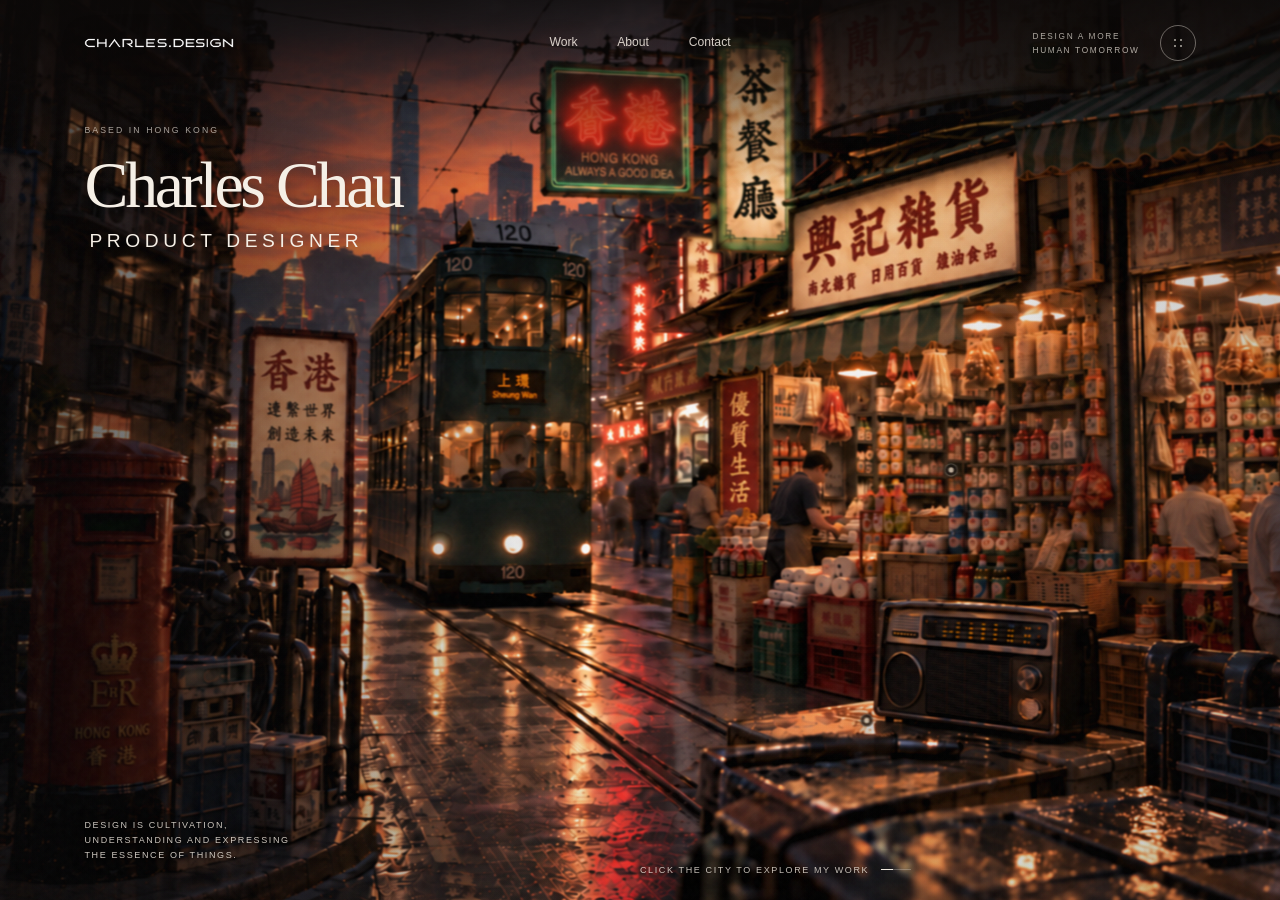
<file: index.html>
<!doctype html>
<html class="is-intro" lang="en">
  <head>
    <meta charset="UTF-8" />
    <meta name="viewport" content="width=device-width, initial-scale=1.0" />
    <meta name="theme-color" content="#120f0d" />
    <link rel="icon" href="data:," />
    <meta
      name="description"
      content="An interactive portfolio hero set in a cinematic Hong Kong streetscape."
    />
    <title>Charles Chau — Interactive Portfolio Hero</title>
    <link rel="stylesheet" href="styles/tokens.css?v=20261009light" />
    <link rel="stylesheet" href="styles/site-header.css?v=20261009light" />
    <link rel="stylesheet" href="styles.css?v=20261009hotspots" />
  </head>
  <body>
    <main class="hero" id="hero">
      <div class="scene" id="featured-projects" aria-label="Interactive project scene">
        <div class="scene-camera" id="sceneCamera">
          <div class="scene-world" id="sceneWorld">
            <!-- Layer 2: supplied clean background plate. -->
            <div class="scene-layer scene-layer--background" data-layer="background" data-depth="0.25">
              <div class="scene-layer__content">
                <picture class="scene-layer__visual" aria-hidden="true">
                  <img src="assets/scene/background/hero-home-no-tram-text.png" alt="" width="1453" height="1083" fetchpriority="high" />
                </picture>

                <div class="distant-light-breath" aria-hidden="true"></div>
                <div
                  class="street-reflection scene-effect"
                  data-x="0.255"
                  data-y="0.56"
                  data-w="0.39"
                  data-h="0.44"
                  aria-hidden="true"
                ></div>

              </div>
            </div>

            <!-- Layer 1: temporary masked sky/skyline extracted from the composite. -->
            <div class="scene-layer scene-layer--sky" data-layer="sky" data-depth="0.12">
              <div class="scene-layer__content">
                <picture class="scene-layer__visual" aria-hidden="true">
                  <img src="assets/scene/background/hero-home-no-tram-text.png" alt="" width="1453" height="1083" />
                </picture>
              </div>
            </div>

            <!-- Layer 2b: temporary isolated vintage billboard mask. -->
            <div class="scene-layer scene-layer--billboard" data-layer="billboard" data-depth="0.28">
              <div class="scene-layer__content">
                <picture class="scene-layer__visual" aria-hidden="true">
                  <img src="assets/scene/background/hero-home-no-tram-text.png" alt="" width="1453" height="1083" />
                </picture>
                <div
                  class="intro-billboard-light scene-effect"
                  data-x="0.188"
                  data-y="0.365"
                  data-w="0.102"
                  data-h="0.246"
                  aria-hidden="true"
                ></div>

              </div>
            </div>

            <!-- Layer 3: temporary feathered tram mask. -->
            <div class="scene-layer scene-layer--tram" data-layer="tram" data-depth="0.42">
              <div class="scene-layer__content">
                <picture class="scene-layer__visual" aria-hidden="true">
                  <img src="assets/scene/background/hero-home-no-tram-text.png" alt="" width="1453" height="1083" />
                </picture>
                <div
                  class="tram-headlight tram-headlight--left scene-effect"
                  data-x="0.337"
                  data-y="0.584"
                  data-w="0.019"
                  data-h="0.025"
                  aria-hidden="true"
                ></div>
                <div
                  class="tram-headlight tram-headlight--right scene-effect"
                  data-x="0.393"
                  data-y="0.584"
                  data-w="0.019"
                  data-h="0.025"
                  aria-hidden="true"
                ></div>
                <div
                  class="neon-character-lighting scene-effect"
                  data-neon-flicker="primary"
                  data-x="0.435"
                  data-y="0.116"
                  data-w="0.092"
                  data-h="0.082"
                  aria-hidden="true"
                >
                  <span class="neon-character-dim"></span>
                  <span class="neon-character-glow"></span>
                </div>
                <div
                  class="neon-glow neon-glow--tea scene-effect"
                  data-x="0.55"
                  data-y="0.076"
                  data-w="0.065"
                  data-h="0.218"
                  aria-hidden="true"
                ></div>
              </div>
            </div>

            <!-- Layer 4: temporary feathered grocery shop mask. -->
            <div class="scene-layer scene-layer--shop" data-layer="shop" data-depth="0.5">
              <div class="scene-layer__content">
                <picture class="scene-layer__visual" aria-hidden="true">
                  <img src="assets/scene/background/hero-home-no-tram-text.png" alt="" width="1453" height="1083" />
                </picture>
                <div class="shop-light-breath" aria-hidden="true"></div>
                <div class="intro-warm-lights" aria-hidden="true"></div>
                <div
                  class="neon-glow neon-glow--vertical scene-effect"
                  data-neon-flicker="secondary"
                  data-x="0.49"
                  data-y="0.322"
                  data-w="0.02"
                  data-h="0.135"
                  aria-hidden="true"
                ></div>

              </div>
            </div>

            <!-- Layer 5: temporary radio/railing mask. -->
            <div class="scene-layer scene-layer--foreground" data-layer="foreground" data-depth="1">
              <div class="scene-layer__content">
                <picture class="scene-layer__visual" aria-hidden="true">
                  <img src="assets/scene/background/hero-home-no-tram-text.png" alt="" width="1453" height="1083" />
                </picture>
              </div>
            </div>

            <div class="interaction-layer" aria-label="Project hotspots">
              <button
                class="project-hotspot project-hotspot--billboard"
                type="button"
                data-project="aimas"
                data-depth="0.28"
                data-x="0.185"
                data-y="0.36"
                data-w="0.115"
                data-h="0.265"
                aria-label="Open AIMAS project"
                aria-pressed="false"
              >
                <span class="object-halo"></span>
                <span class="hotspot-pin">
                  <i></i>
                  <span><strong>AIMAS</strong><small>Campaign Orchestration Platform</small></span>
                </span>
              </button>

              <button
                class="project-hotspot project-hotspot--grocery"
                type="button"
                data-project="parknshop"
                data-depth="0.5"
                data-x="0.525"
                data-y="0.325"
                data-w="0.335"
                data-h="0.315"
                aria-label="Open PARKnSHOP project"
                aria-pressed="false"
              >
                <span class="object-halo"></span>
                <span class="hotspot-pin">
                  <i></i>
                  <span><strong>PARKnSHOP</strong><small>E-commerce / Supermarket UX</small></span>
                </span>
              </button>

              <button
                class="project-hotspot project-hotspot--radio"
                type="button"
                data-project="fortress"
                data-depth="1"
                data-x="0.635"
                data-y="0.605"
                data-w="0.255"
                data-h="0.245"
                aria-label="Open FORTRESS project"
                aria-pressed="false"
              >
                <span class="object-halo"></span>
                <span class="hotspot-pin">
                  <i></i>
                  <span><strong>FORTRESS</strong><small>Electronics / Retail Experience</small></span>
                </span>
              </button>
            </div>
            <div class="scene-dim" aria-hidden="true"></div>
          </div>
        </div>
        <div class="color-grade"></div>
        <div class="film-grain"></div>
      </div>

      <site-header></site-header>

      <section class="hero-copy" aria-labelledby="hero-title">
        <p class="hero-location">Based in Hong Kong</p>
        <h1 id="hero-title">Charles Chau</h1>
        <p class="hero-role">Product Designer</p>
      </section>

      <p class="city-note" aria-hidden="true">
        Design is cultivation,<br />understanding and expressing<br />the essence of things.
      </p>

      <p class="explore-cue">
        <span>Click the city to explore my work</span>
        <i></i>
      </p>

      <div class="mobile-intro">
        <p>Based in Hong Kong</p>
        <h2>Charles Chau</h2>
        <span>Product Designer</span>
      </div>

      <nav class="mobile-projects" aria-label="Featured projects">
        <button type="button" data-project="parknshop" aria-pressed="false">
          <span>01</span>PARKnSHOP
        </button>
        <button type="button" data-project="fortress" aria-pressed="false">
          <span>02</span>FORTRESS
        </button>
        <button type="button" data-project="aimas" aria-pressed="false">
          <span>03</span>AIMAS
        </button>
      </nav>

      <aside class="project-panel" id="projectPanel" aria-hidden="true" aria-live="polite">
        <div class="panel-topline">
          <span>Featured project</span>
          <button class="panel-close" id="panelClose" type="button" aria-label="Close project details">
            <i></i><i></i>
          </button>
        </div>
        <div class="panel-media">
          <img id="panelImage" alt="" width="640" height="440" loading="lazy" decoding="async" />
        </div>
        <p class="panel-eyebrow" id="panelEyebrow"></p>
        <h2 id="panelTitle"></h2>
        <p class="panel-summary" id="panelSummary"></p>
        <p class="panel-detail" id="panelDetail"></p>
        <div class="panel-tags" id="panelTags"></div>
        <a class="panel-footer" id="panelCaseStudyLink" aria-disabled="true">
          <span id="panelActionLabel">Project preview</span>
          <span aria-hidden="true">&#8594;</span>
        </a>
      </aside>

      <div class="mobile-scrim" id="mobileScrim"></div>
      <p class="sr-only" id="status" aria-live="polite"></p>
      <div class="intro-blackout" aria-hidden="true"></div>
    </main>

    <script src="site-header.js?v=20261009light"></script>
    <script src="app.js"></script>
  </body>
</html>
</file>
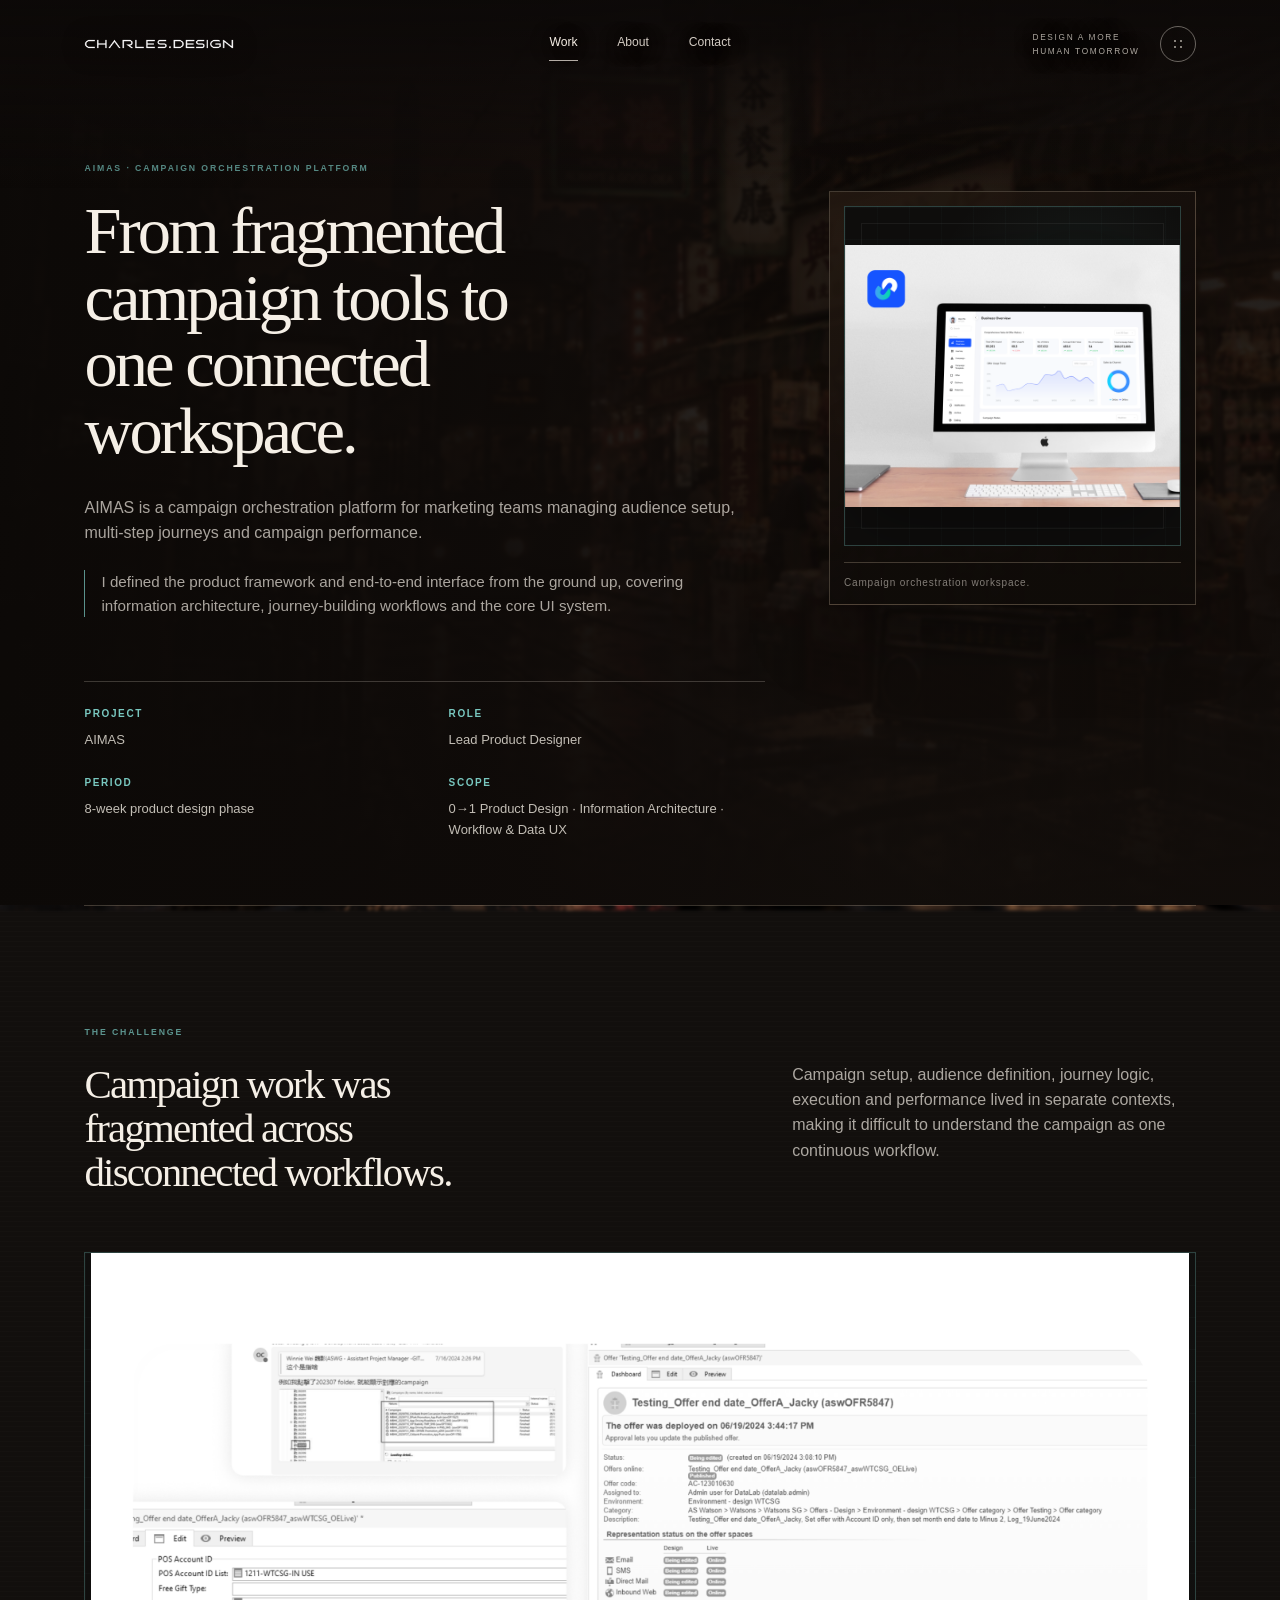
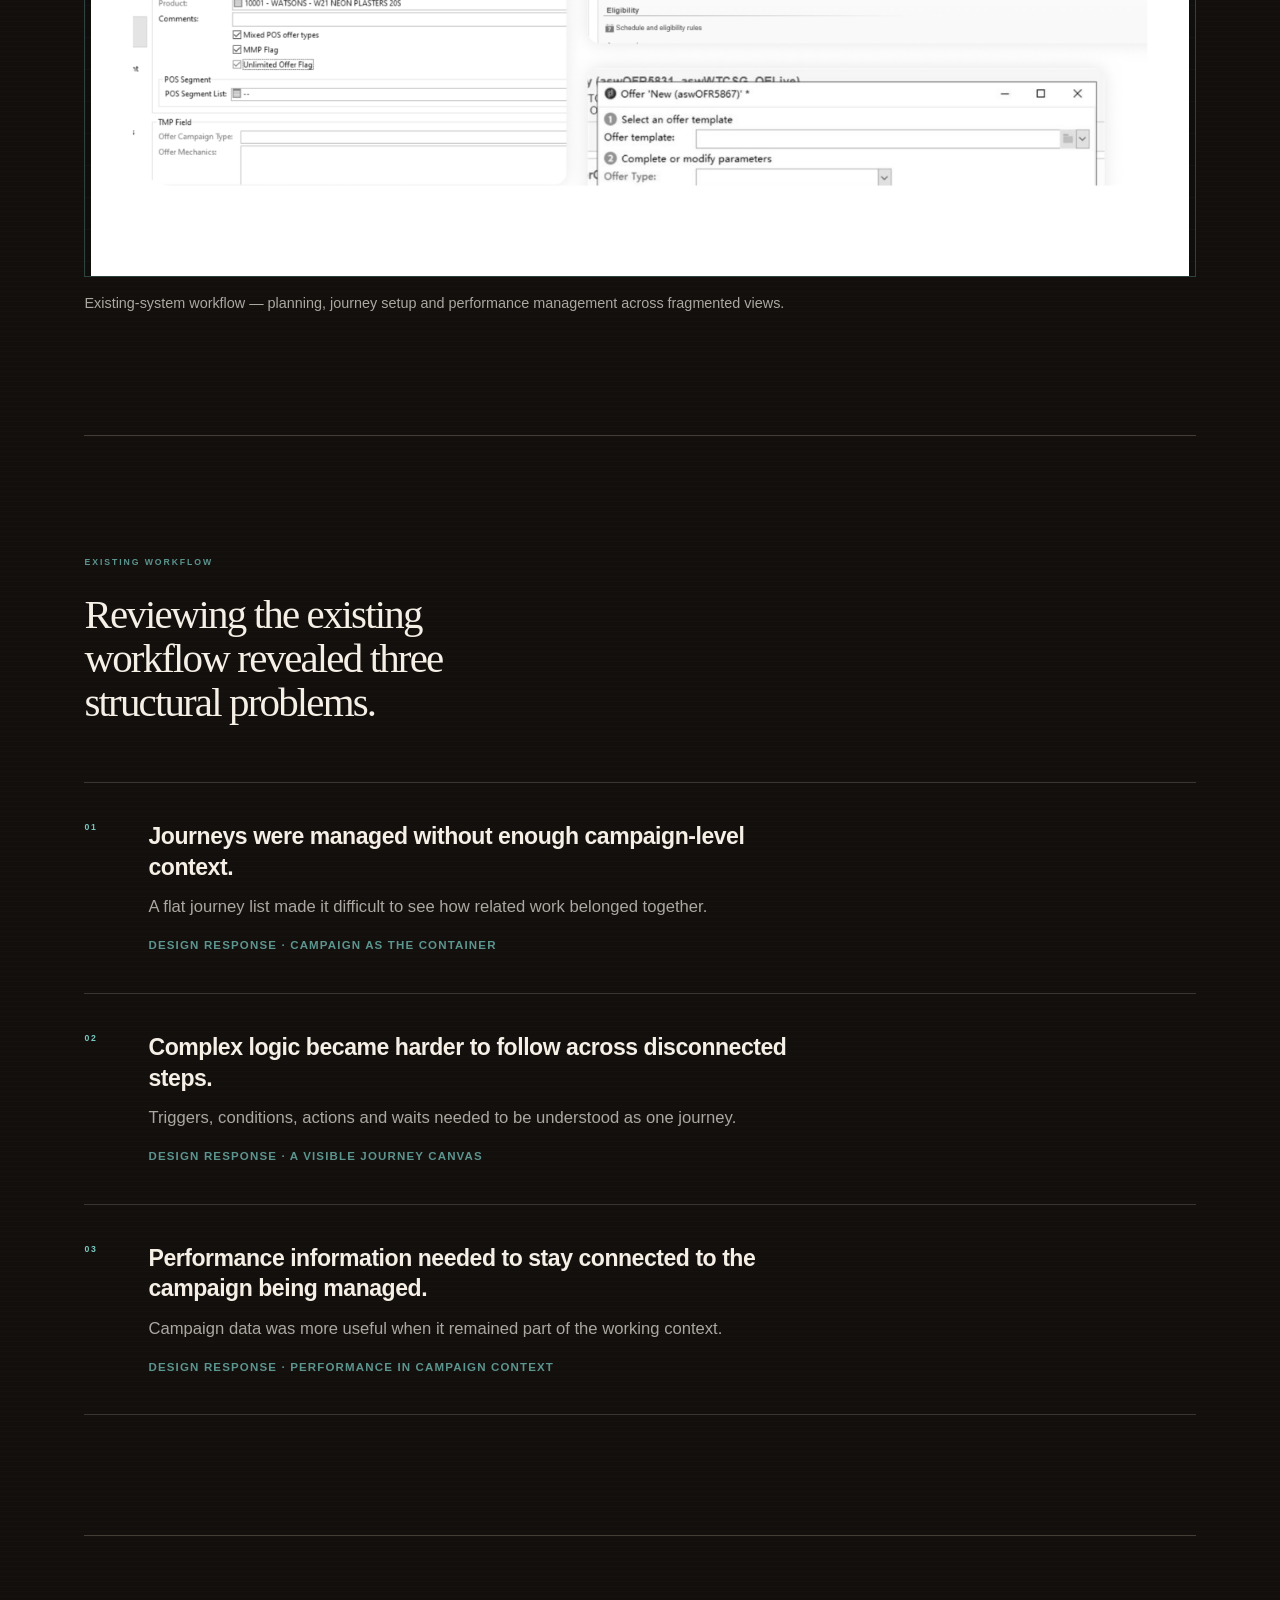
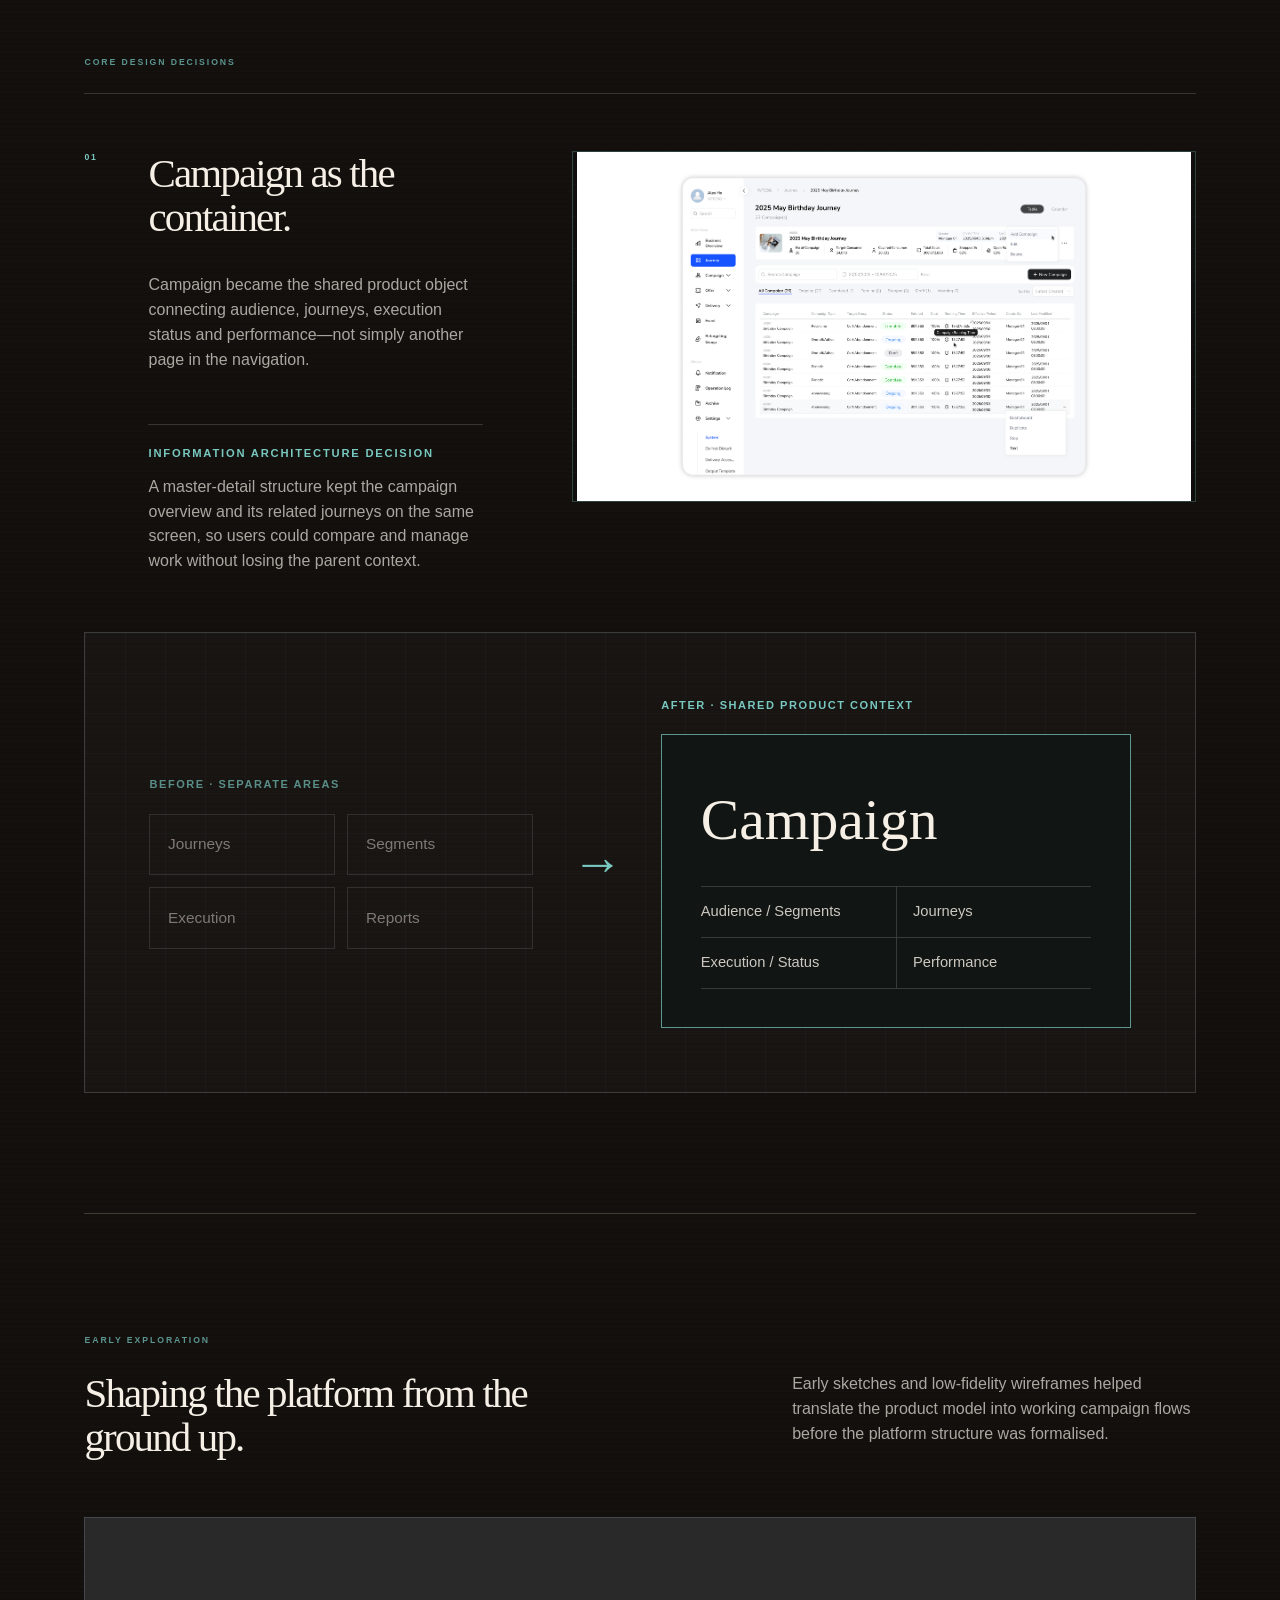
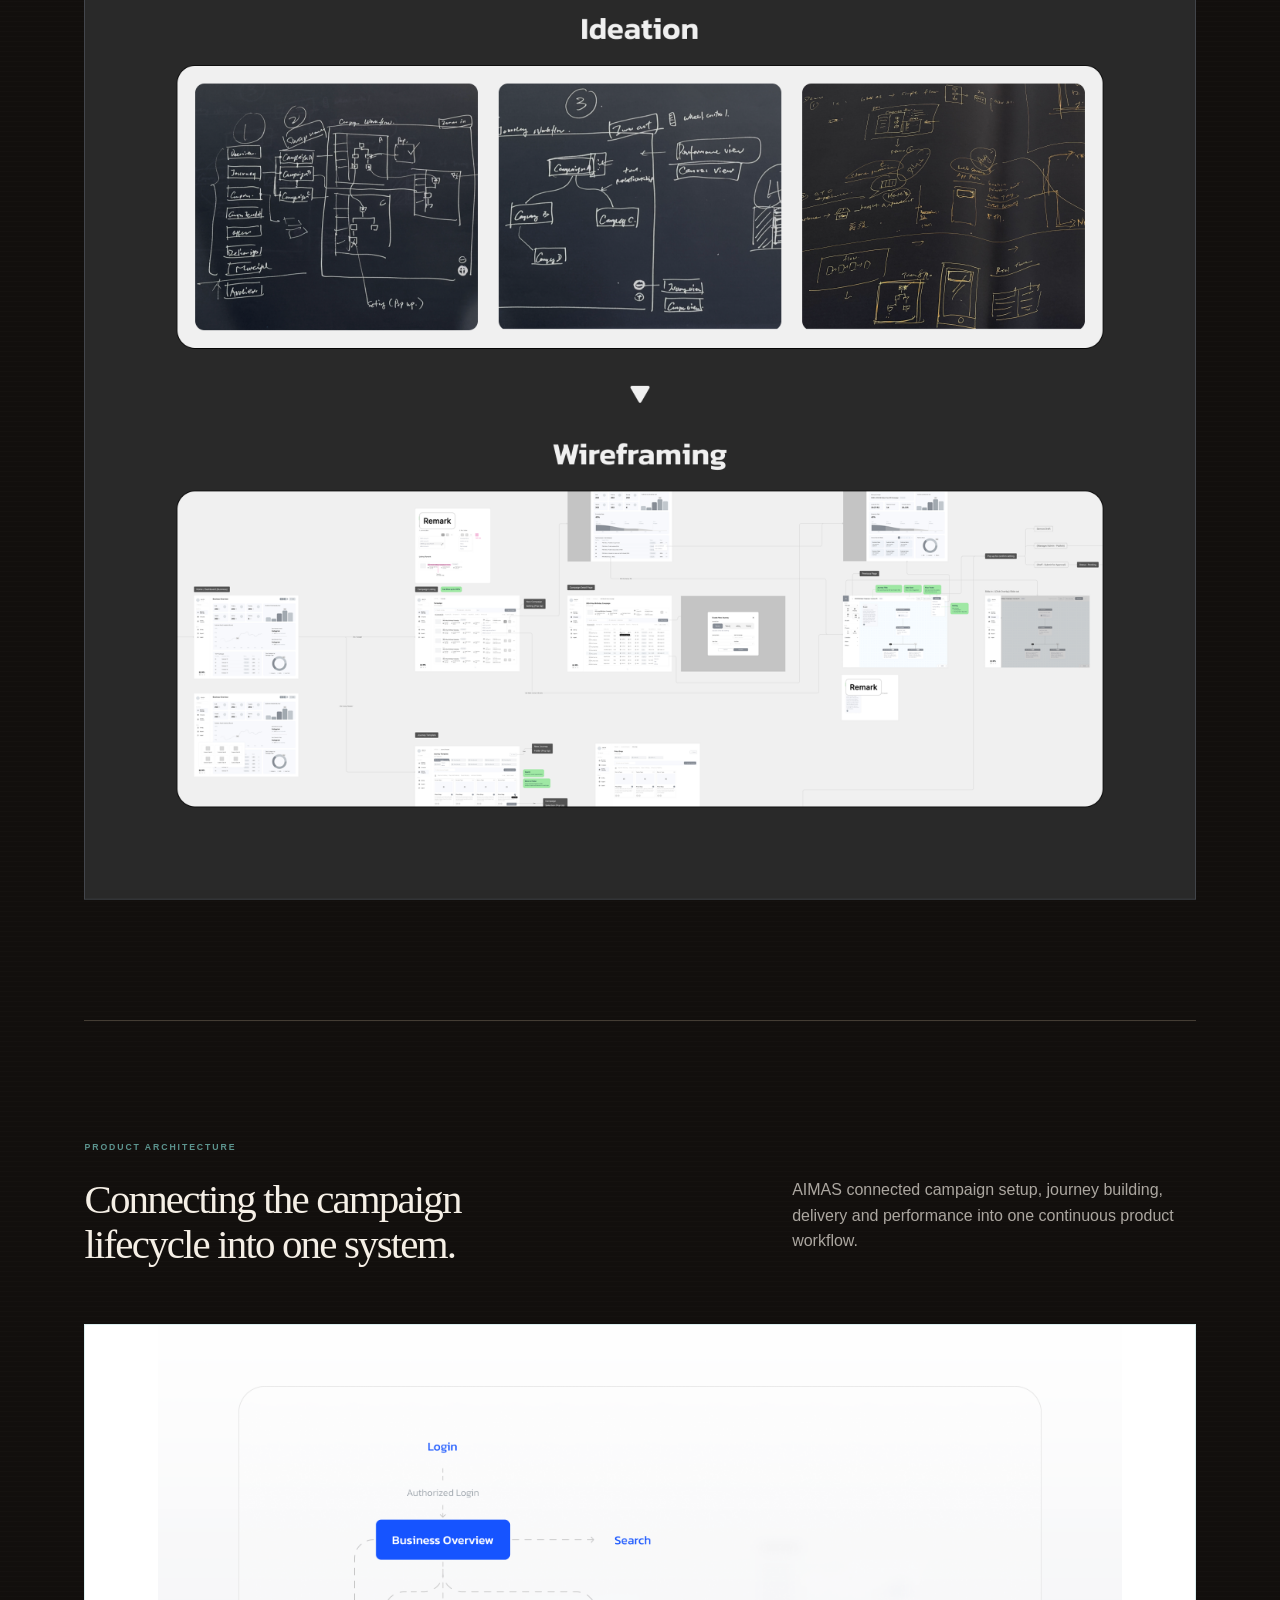
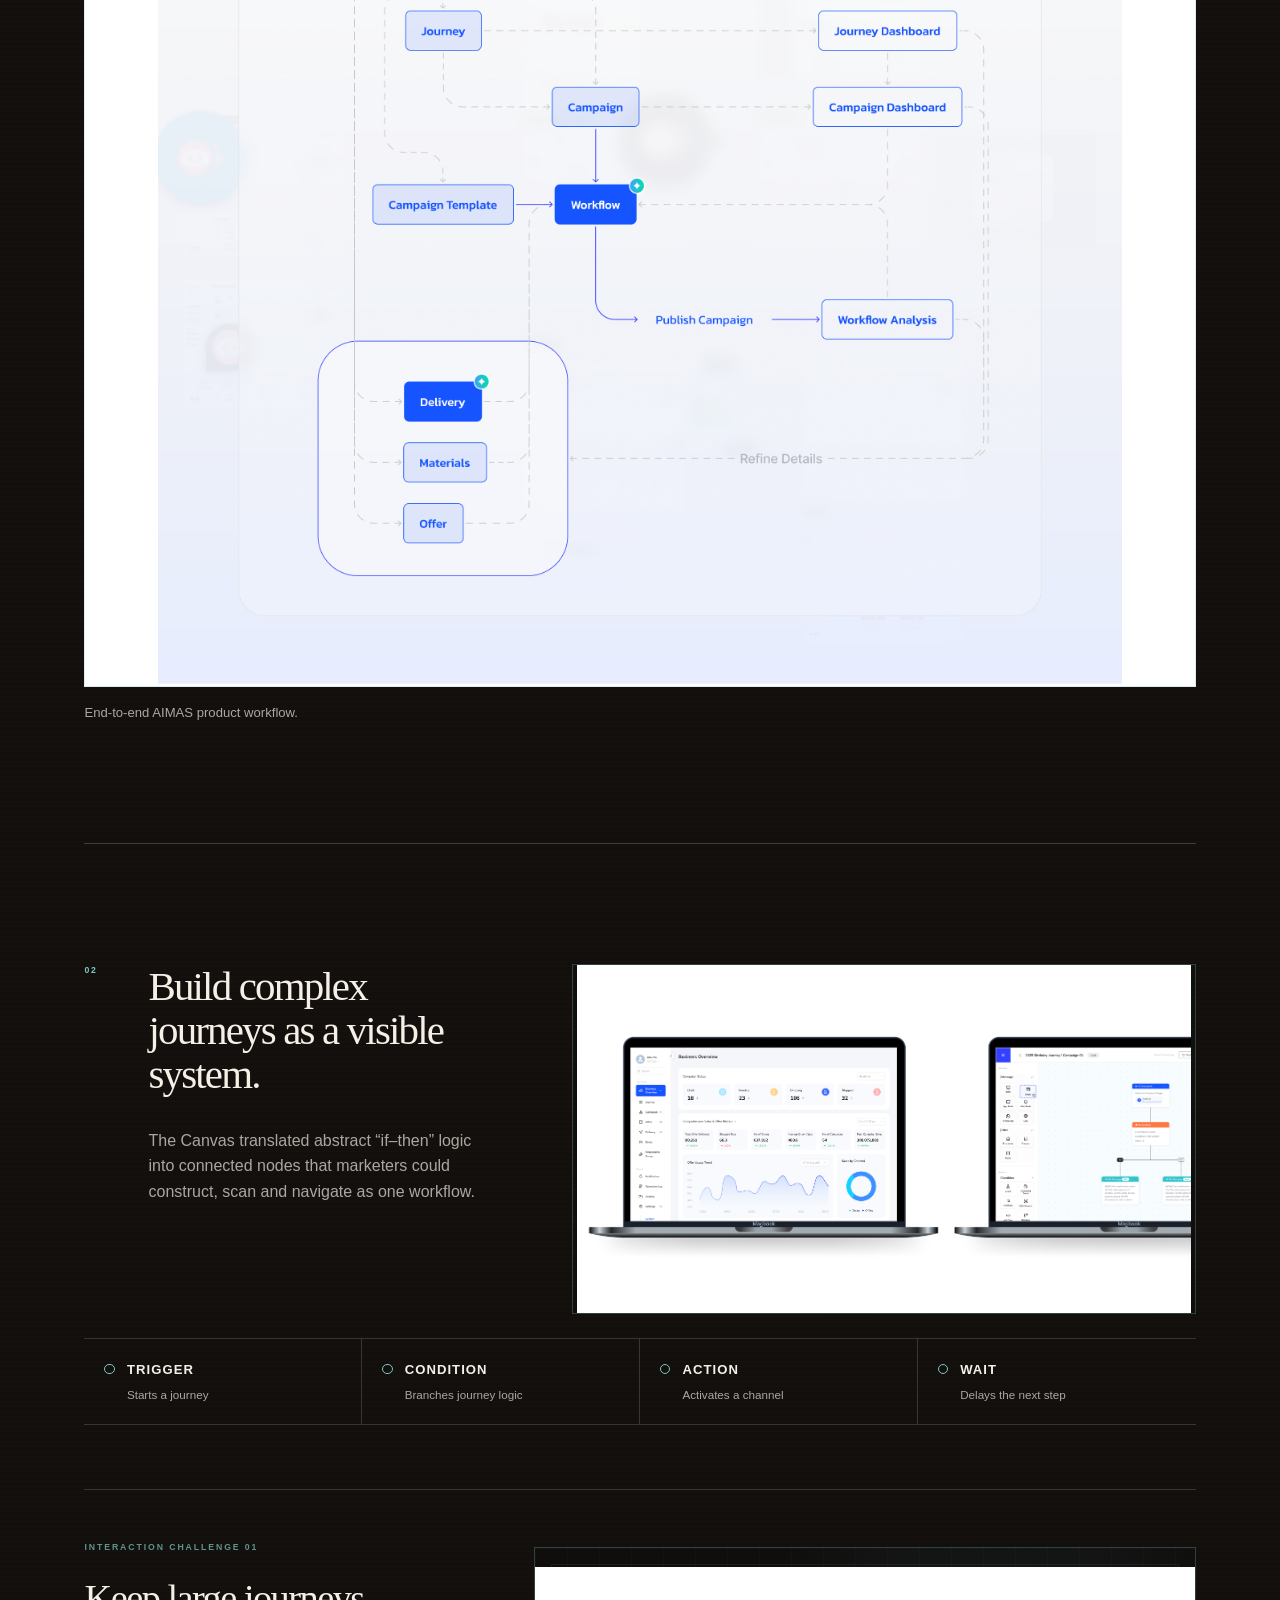
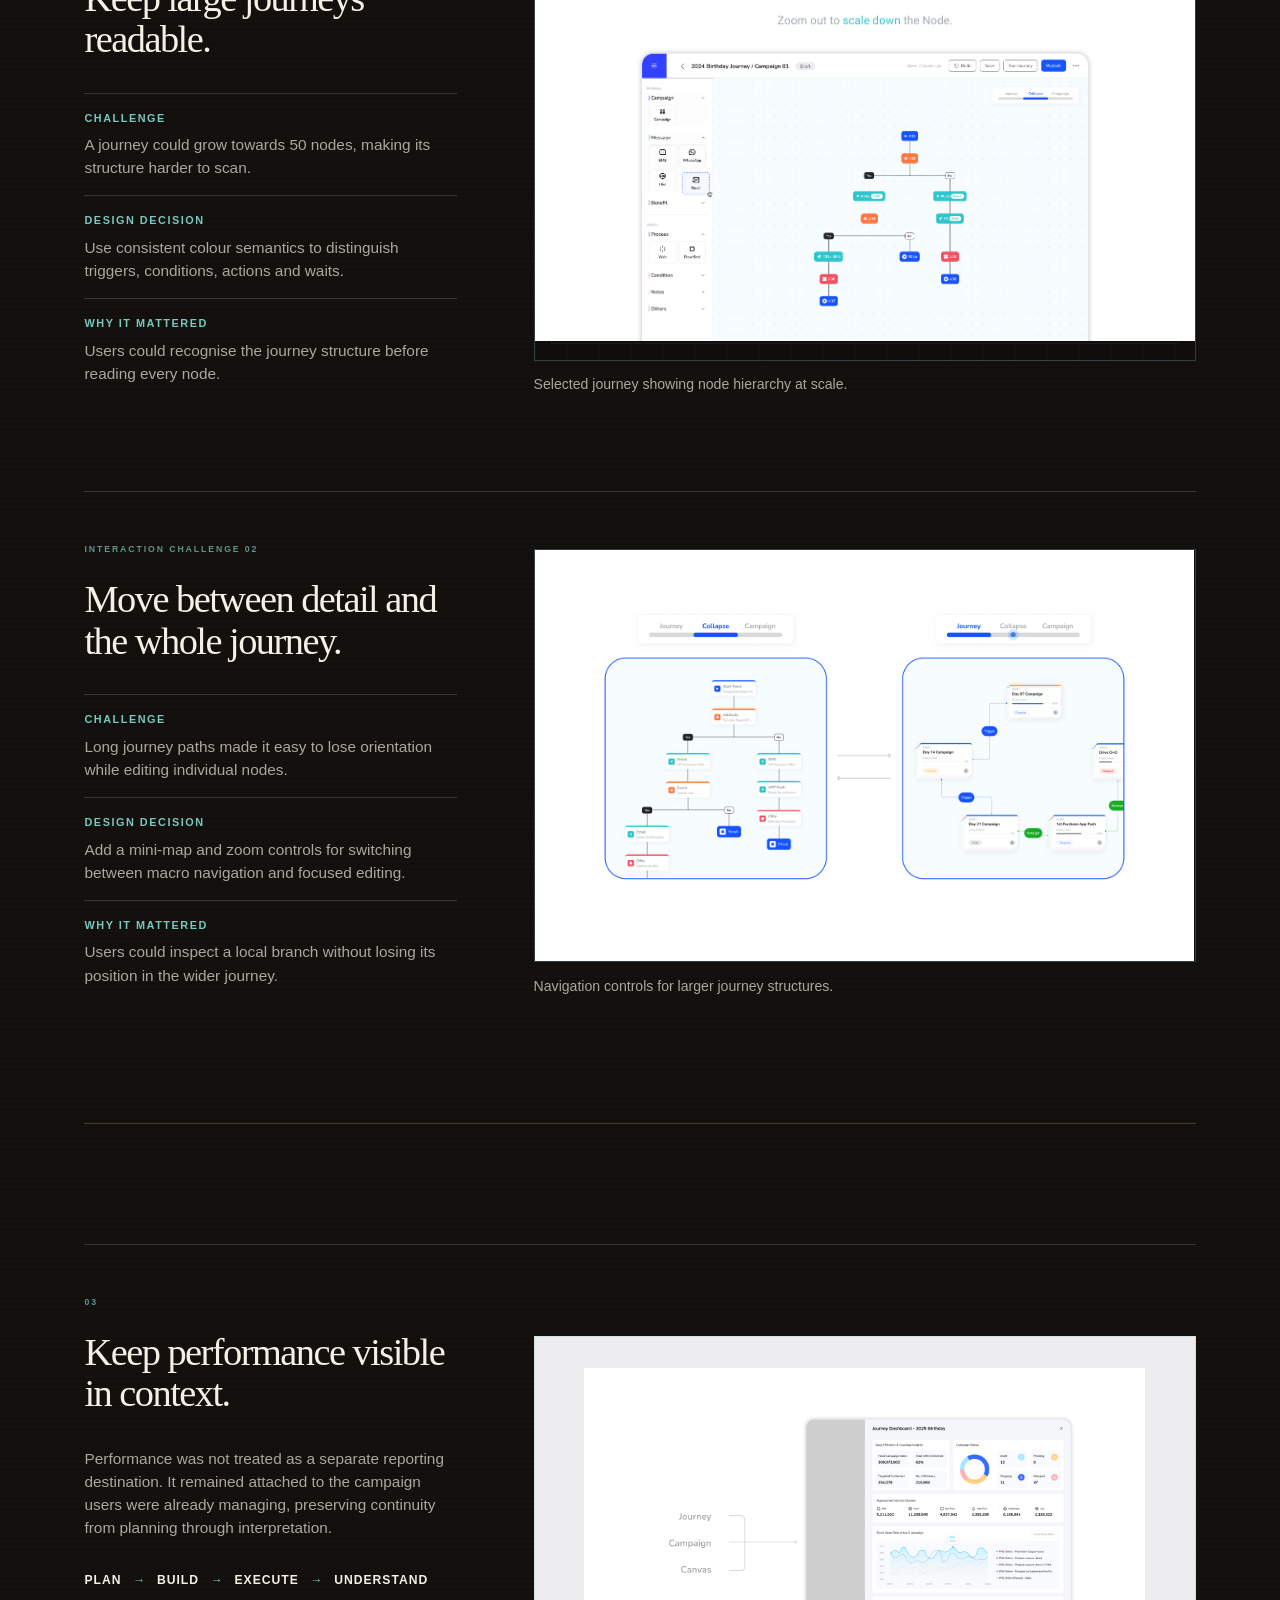
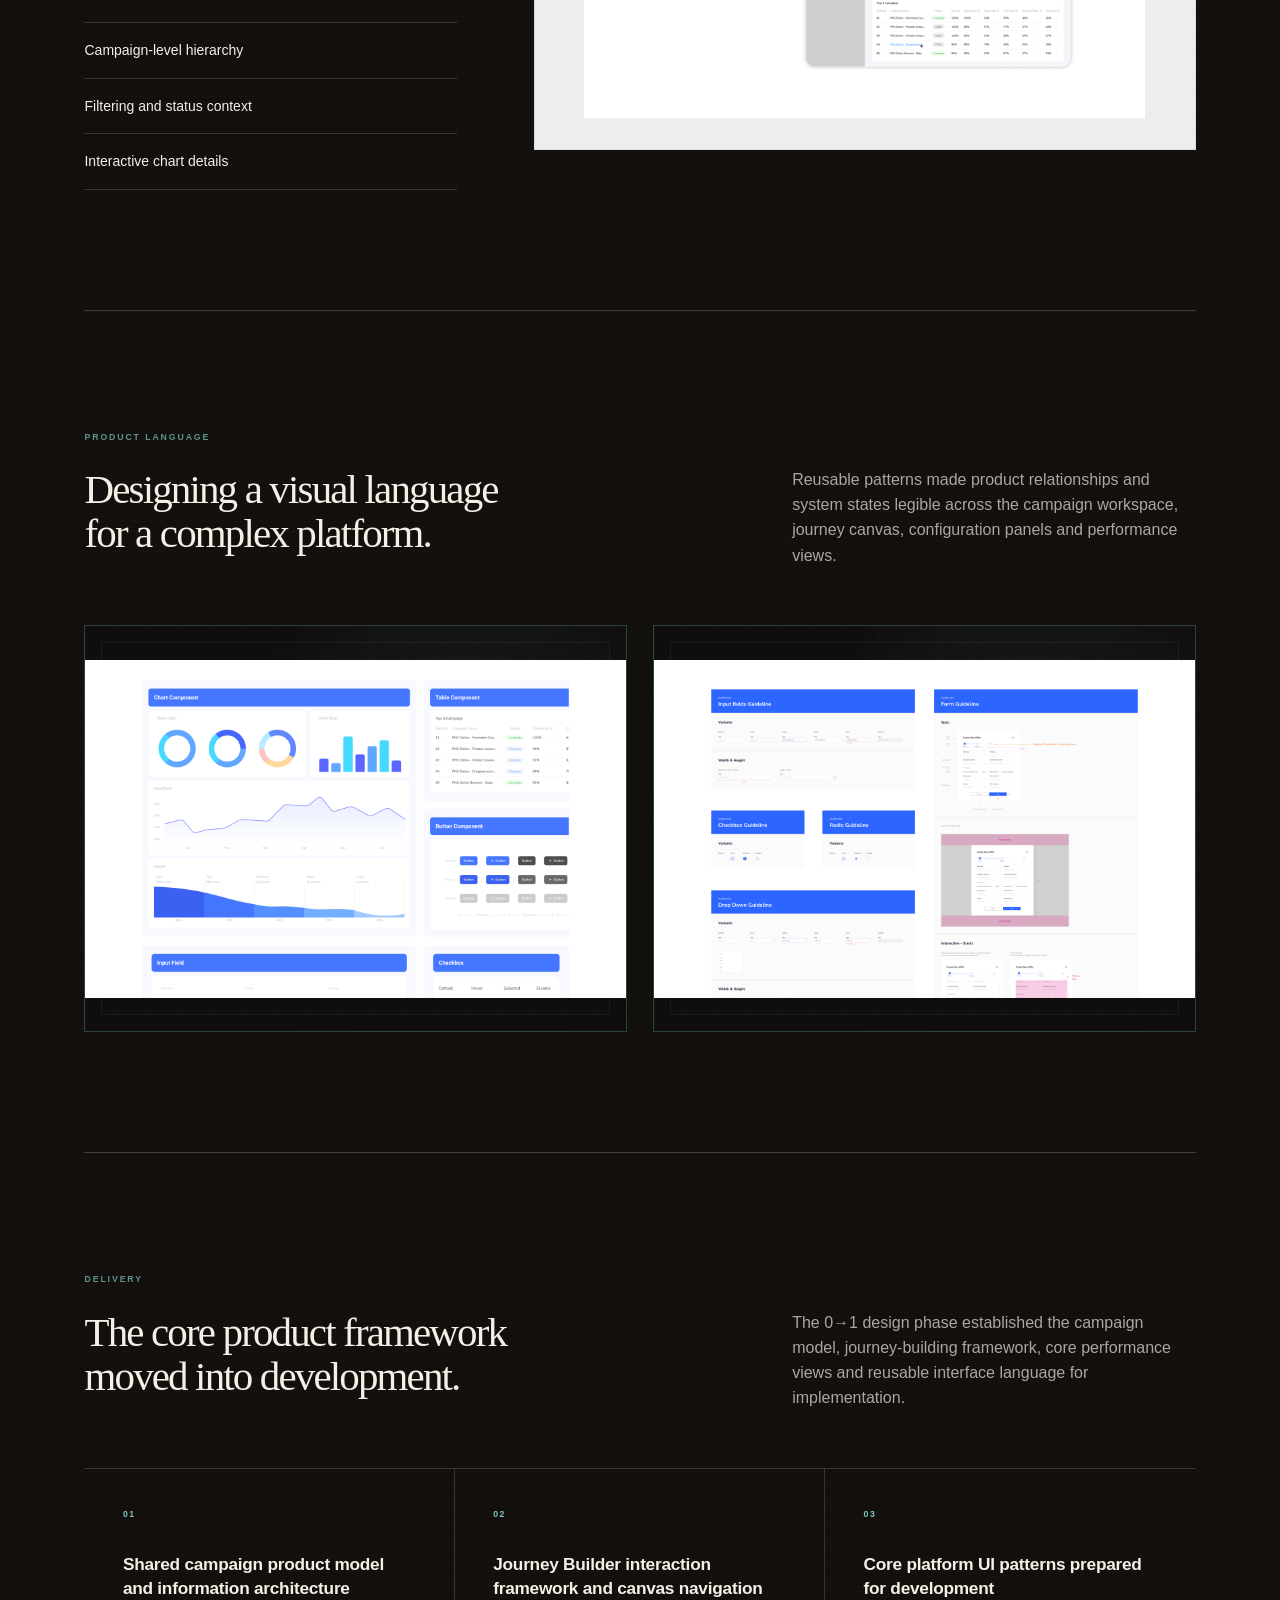
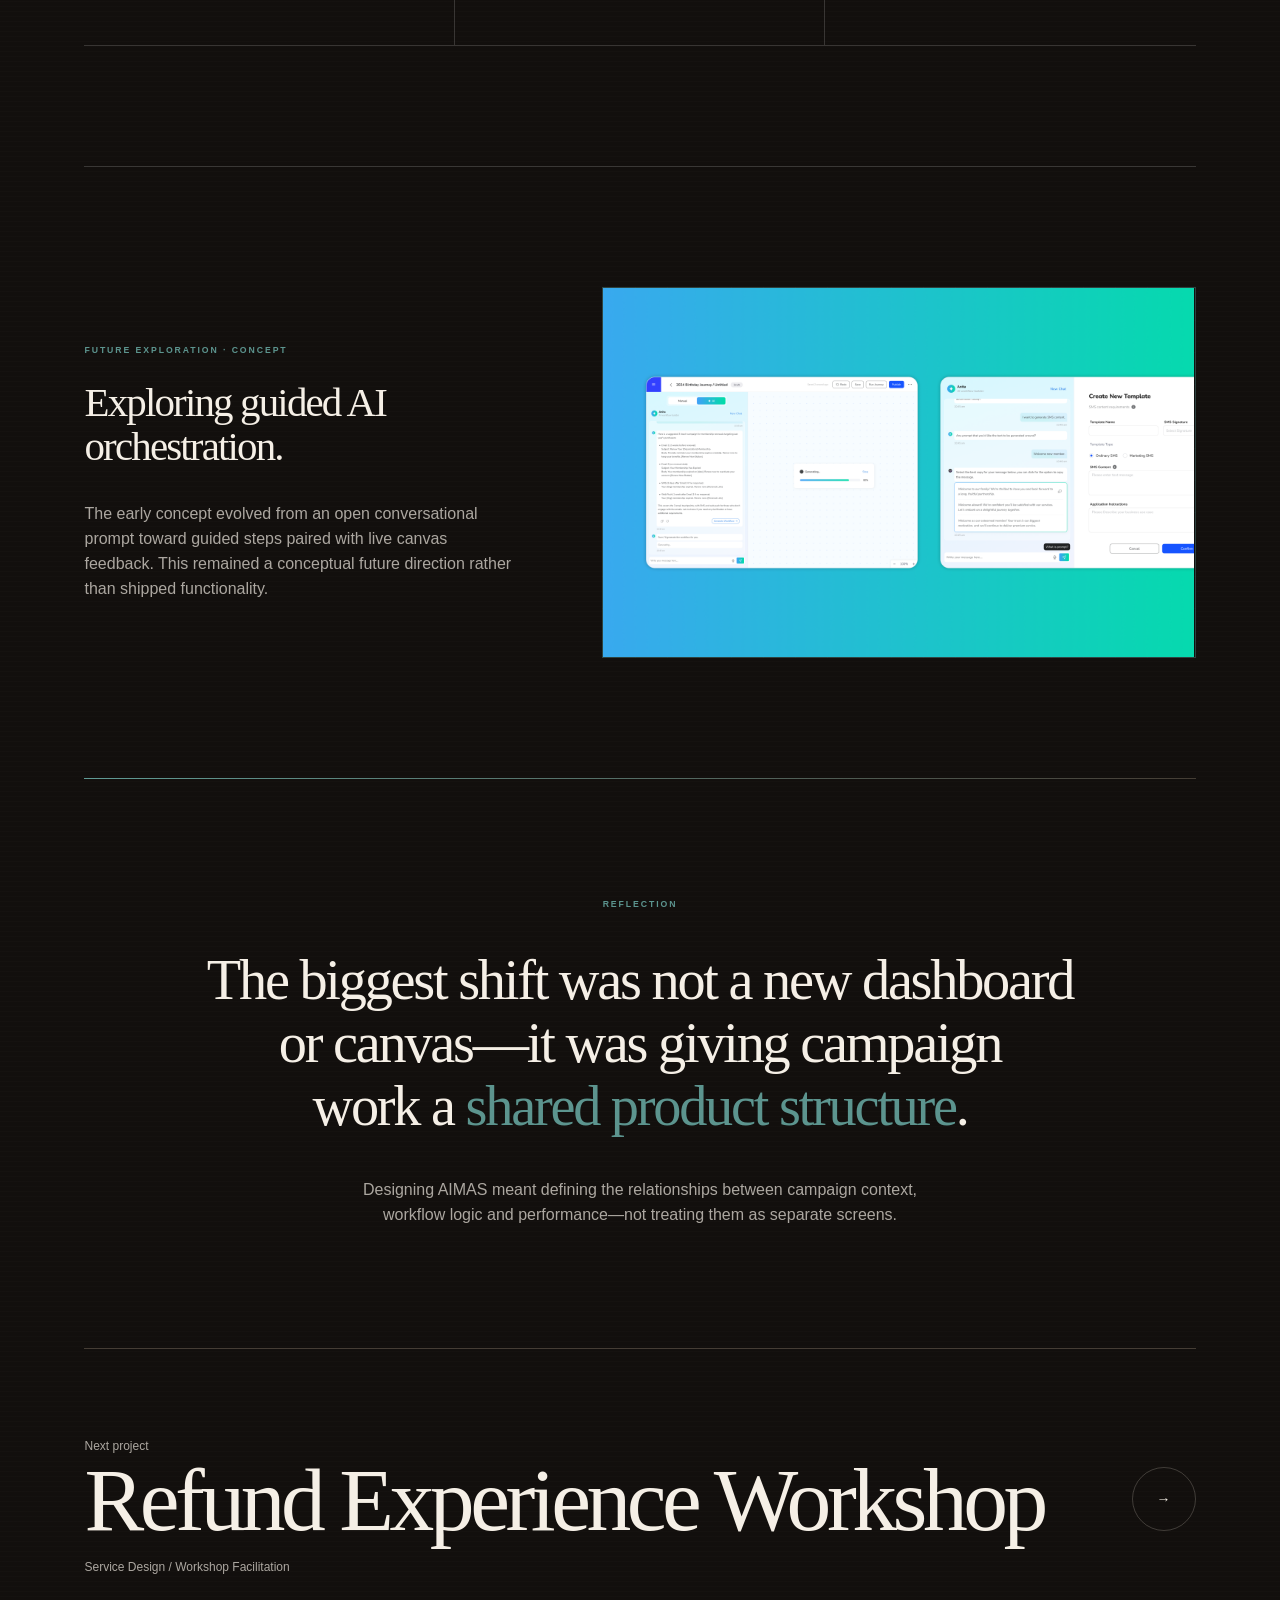
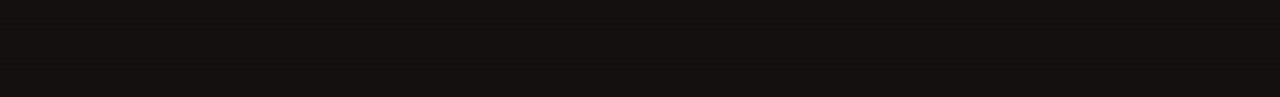
<file: work/aimas/index.html>
<!doctype html>
<html lang="en">
  <head>
    <meta charset="UTF-8" />
    <meta name="viewport" content="width=device-width, initial-scale=1" />
    <meta
      name="description"
      content="AIMAS — a 0 to 1 campaign orchestration platform connecting campaign structure, journey building and performance visibility."
    />
    <title>AIMAS · Product Design Case Study</title>
    <link rel="stylesheet" href="../../styles/tokens.css?v=20261009light" />
    <link rel="stylesheet" href="../../styles/site-header.css?v=20261009light" />
    <link rel="stylesheet" href="../../styles/case-study.css" />
    <link rel="stylesheet" href="../../styles/editorial-summary.css" />
    <link rel="stylesheet" href="../../styles/aimas-case-study.css" />
  </head>
  <body class="case-study-page aimas-page">
    <a class="skip-link" href="#case-study">Skip to case study</a>
    <site-header active="work" root="../.."></site-header>

    <main id="case-study">
      <header class="case-study-hero aimas-hero" aria-labelledby="aimas-title">
        <div class="hero-copy">
          <p class="section-kicker">AIMAS · Campaign orchestration platform</p>
          <h1 id="aimas-title">From fragmented campaign tools to one connected workspace.</h1>
          <p class="hero-intro">
            AIMAS is a campaign orchestration platform for marketing teams managing audience setup, multi-step journeys and campaign performance.
          </p>
          <p class="aimas-hero-ownership">
            I defined the product framework and end-to-end interface from the ground up, covering information architecture, journey-building workflows and the core UI system.
          </p>

          <dl class="project-meta" aria-label="Project details">
            <div>
              <dt>Project</dt>
              <dd>AIMAS</dd>
            </div>
            <div>
              <dt>Role</dt>
              <dd>Lead Product Designer</dd>
            </div>
            <div>
              <dt>Period</dt>
              <dd>8-week product design phase</dd>
            </div>
            <div>
              <dt>Scope</dt>
              <dd>0→1 Product Design · Information Architecture · Workflow &amp; Data UX</dd>
            </div>
          </dl>
        </div>

        <figure class="hero-visual aimas-hero-visual">
          <div class="media-placeholder aimas-media aimas-media--hero" data-adaptive-ratio>
            <img src="../../assets/projects/aimas/hero.png" alt="AIMAS campaign orchestration dashboard presented on a desktop display." />
            <div class="media-placeholder__fallback">
              <span>Development media placeholder</span>
              <strong>AIMAS product overview</strong>
            </div>
          </div>
          <figcaption>Campaign orchestration workspace.</figcaption>
        </figure>
      </header>

      <section class="case-section aimas-challenge" aria-labelledby="challenge-title">
        <header class="case-section-heading">
          <p class="section-kicker">The challenge</p>
          <h2 id="challenge-title" class="case-section-title">Campaign work was fragmented across disconnected workflows.</h2>
          <p class="case-section-description">
            Campaign setup, audience definition, journey logic, execution and performance lived in separate contexts, making it difficult to understand the campaign as one continuous workflow.
          </p>
        </header>

        <figure class="aimas-evidence">
          <div class="media-placeholder aimas-media aimas-media--workflow" data-adaptive-ratio>
            <img src="../../assets/projects/aimas/existing-workflow.png" alt="Screens from the fragmented campaign workflow that preceded AIMAS." />
            <div class="media-placeholder__fallback">
              <span>Development media placeholder</span>
              <strong>Existing campaign workflow</strong>
            </div>
          </div>
          <figcaption>Existing-system workflow — planning, journey setup and performance management across fragmented views.</figcaption>
        </figure>
      </section>

      <section class="case-section aimas-learnings" aria-labelledby="learnings-title">
        <header class="case-section-heading case-section-heading--stacked">
          <p class="section-kicker">Existing workflow</p>
          <h2 id="learnings-title" class="case-section-title">Reviewing the existing workflow revealed three structural problems.</h2>
        </header>

        <ol class="insight-list">
          <li class="case-numbered-row">
            <span class="case-index">01</span>
            <div>
              <h3>Journeys were managed without enough campaign-level context.</h3>
              <p>A flat journey list made it difficult to see how related work belonged together.</p>
              <small>Design response · Campaign as the container</small>
            </div>
          </li>
          <li class="case-numbered-row">
            <span class="case-index">02</span>
            <div>
              <h3>Complex logic became harder to follow across disconnected steps.</h3>
              <p>Triggers, conditions, actions and waits needed to be understood as one journey.</p>
              <small>Design response · A visible journey canvas</small>
            </div>
          </li>
          <li class="case-numbered-row">
            <span class="case-index">03</span>
            <div>
              <h3>Performance information needed to stay connected to the campaign being managed.</h3>
              <p>Campaign data was more useful when it remained part of the working context.</p>
              <small>Design response · Performance in campaign context</small>
            </div>
          </li>
        </ol>
      </section>

      <section class="case-section aimas-decision" aria-labelledby="campaign-container-title">
        <p class="section-kicker decision-group-label">Core design decisions</p>
        <div class="decision-layout">
          <div class="decision-copy">
            <header class="decision-heading case-numbered-row">
              <span class="case-index" aria-hidden="true">01</span>
              <div>
                <h2 id="campaign-container-title" class="case-section-title">Campaign as the container.</h2>
                <p class="case-section-description">
                  Campaign became the shared product object connecting audience, journeys, execution status and performance—not simply another page in the navigation.
                </p>
              </div>
            </header>
            <div class="decision-note">
              <span>Information architecture decision</span>
              <p>A master-detail structure kept the campaign overview and its related journeys on the same screen, so users could compare and manage work without losing the parent context.</p>
            </div>
          </div>
          <div class="media-placeholder aimas-media aimas-media--decision" data-adaptive-ratio>
            <img src="../../assets/projects/aimas/campaign-overview.png" alt="AIMAS journey overview connecting related campaigns and shared status information." />
            <div class="media-placeholder__fallback">
              <span>Development media placeholder</span>
              <strong>Campaign overview · Related journeys · Shared status</strong>
            </div>
          </div>
        </div>

        <div class="architecture-shift" role="img" aria-label="Before, journeys, segments, execution and reports were separate areas. After, Campaign became the shared context connecting audience and segments, journeys, execution and status, and performance.">
          <div class="architecture-shift__state architecture-shift__state--before">
            <span class="architecture-shift__label">Before · Separate areas</span>
            <div class="architecture-shift__items">
              <strong>Journeys</strong>
              <strong>Segments</strong>
              <strong>Execution</strong>
              <strong>Reports</strong>
            </div>
          </div>
          <div class="architecture-shift__arrow" aria-hidden="true">→</div>
          <div class="architecture-shift__state architecture-shift__state--after">
            <span class="architecture-shift__label">After · Shared product context</span>
            <div class="architecture-shift__campaign">
              <strong>Campaign</strong>
              <ul>
                <li>Audience / Segments</li>
                <li>Journeys</li>
                <li>Execution / Status</li>
                <li>Performance</li>
              </ul>
            </div>
          </div>
        </div>
      </section>

      <section class="case-section aimas-early-exploration" aria-labelledby="early-exploration-title">
        <header class="case-section-heading">
          <p class="section-kicker">Early exploration</p>
          <h2 id="early-exploration-title" class="case-section-title">Shaping the platform from the ground up.</h2>
          <p class="case-section-description">
            Early sketches and low-fidelity wireframes helped translate the product model into working campaign flows before the platform structure was formalised.
          </p>
        </header>

        <figure class="aimas-early-exploration__figure">
          <img
            src="../../assets/projects/aimas/early-exploration.png"
            alt="AIMAS early exploration showing three hand-drawn product-structure sketches progressing into a connected low-fidelity wireframe board."
          />
        </figure>
      </section>

      <section class="case-section aimas-product-workflow" aria-labelledby="product-workflow-title">
        <header class="case-section-heading">
          <p class="section-kicker">Product architecture</p>
          <h2 id="product-workflow-title" class="case-section-title">Connecting the campaign lifecycle into one system.</h2>
          <p class="case-section-description">
            AIMAS connected campaign setup, journey building, delivery and performance into one continuous product workflow.
          </p>
        </header>

        <figure class="aimas-product-workflow__figure">
          <img
            src="../../assets/projects/aimas/product-workflow.png"
            alt="End-to-end AIMAS workflow connecting login, business overview, journeys, campaigns, templates, delivery, publishing, dashboards and workflow analysis through a refinement loop."
          />
          <figcaption>End-to-end AIMAS product workflow.</figcaption>
        </figure>
      </section>

      <section class="case-section aimas-decision aimas-decision--canvas" aria-labelledby="canvas-title">
        <div class="decision-layout">
          <div class="decision-copy">
            <header class="decision-heading case-numbered-row">
              <span class="case-index" aria-hidden="true">02</span>
              <div>
                <h2 id="canvas-title" class="case-section-title">Build complex journeys as a visible system.</h2>
                <p class="case-section-description">
                  The Canvas translated abstract “if–then” logic into connected nodes that marketers could construct, scan and navigate as one workflow.
                </p>
              </div>
            </header>
          </div>

          <div class="media-placeholder aimas-media aimas-media--canvas" data-adaptive-ratio>
            <img src="../../assets/projects/aimas/canvas.png" alt="AIMAS business overview and visual journey canvas shown across two product screens." />
            <div class="media-placeholder__fallback">
              <span>Development media placeholder</span>
              <strong>Visual journey builder / canvas</strong>
            </div>
          </div>
        </div>

        <div class="node-legend" aria-label="Journey builder node types">
          <div><i aria-hidden="true"></i><span>Trigger</span><small>Starts a journey</small></div>
          <div><i aria-hidden="true"></i><span>Condition</span><small>Branches journey logic</small></div>
          <div><i aria-hidden="true"></i><span>Action</span><small>Activates a channel</small></div>
          <div><i aria-hidden="true"></i><span>Wait</span><small>Delays the next step</small></div>
        </div>

        <div class="canvas-complexity-grid">
          <article class="canvas-complexity">
            <div class="canvas-complexity__copy">
              <p class="section-kicker">Interaction challenge 01</p>
              <h3>Keep large journeys readable.</h3>
              <dl>
                <div><dt>Challenge</dt><dd>A journey could grow towards 50 nodes, making its structure harder to scan.</dd></div>
                <div><dt>Design decision</dt><dd>Use consistent colour semantics to distinguish triggers, conditions, actions and waits.</dd></div>
                <div><dt>Why it mattered</dt><dd>Users could recognise the journey structure before reading every node.</dd></div>
              </dl>
            </div>
            <figure>
              <div class="media-placeholder aimas-media aimas-media--canvas-detail" data-adaptive-ratio>
                <img src="../../assets/projects/aimas/interaction-challenge-01.png" alt="AIMAS journey canvas zoomed out to keep a large node structure readable." />
                <div class="media-placeholder__fallback">
                  <span>Development media placeholder</span>
                  <strong>Large journey · Colour-coded node structure</strong>
                </div>
              </div>
              <figcaption>Selected journey showing node hierarchy at scale.</figcaption>
            </figure>
          </article>

          <article class="canvas-complexity">
            <div class="canvas-complexity__copy">
              <p class="section-kicker">Interaction challenge 02</p>
              <h3>Move between detail and the whole journey.</h3>
              <dl>
                <div><dt>Challenge</dt><dd>Long journey paths made it easy to lose orientation while editing individual nodes.</dd></div>
                <div><dt>Design decision</dt><dd>Add a mini-map and zoom controls for switching between macro navigation and focused editing.</dd></div>
                <div><dt>Why it mattered</dt><dd>Users could inspect a local branch without losing its position in the wider journey.</dd></div>
              </dl>
            </div>
            <figure>
              <div class="media-placeholder aimas-media aimas-media--canvas-detail" data-adaptive-ratio>
                <img src="../../assets/projects/aimas/interaction-challenge-02.png" alt="AIMAS journey and campaign views showing navigation between detailed and wider workflow context." />
                <div class="media-placeholder__fallback">
                  <span>Development media placeholder</span>
                  <strong>Mini-map · Zoom · Macro / micro navigation</strong>
                </div>
              </div>
              <figcaption>Navigation controls for larger journey structures.</figcaption>
            </figure>
          </article>
        </div>
      </section>

      <section class="case-section aimas-decision" aria-labelledby="performance-title">
        <article class="canvas-complexity canvas-complexity--performance">
          <div class="canvas-complexity__copy">
            <p class="section-kicker">03</p>
            <h2 id="performance-title">Keep performance visible in context.</h2>
            <p class="performance-description">
              Performance was not treated as a separate reporting destination. It remained attached to the campaign users were already managing, preserving continuity from planning through interpretation.
            </p>
            <div class="campaign-continuity" aria-label="Campaign lifecycle remains in one context">
              <span>Plan</span><i aria-hidden="true">→</i><span>Build</span><i aria-hidden="true">→</i><span>Execute</span><i aria-hidden="true">→</i><span>Understand</span>
            </div>
            <ul class="capability-list">
              <li>Campaign-level hierarchy</li>
              <li>Filtering and status context</li>
              <li>Interactive chart details</li>
            </ul>
          </div>
          <figure>
            <div class="media-placeholder aimas-media aimas-media--canvas-detail aimas-media--performance-video">
              <video
                src="../../assets/projects/aimas/performance-dashboard-demo.mp4"
                poster="../../assets/projects/aimas/performance.png"
                muted
                autoplay
                loop
                playsinline
                preload="metadata"
                aria-label="AIMAS performance dashboard sliding into the journey builder context."
              ></video>
              <div class="media-placeholder__fallback">
                <span>Development media placeholder</span>
                <strong>Performance dashboard + data interactions</strong>
              </div>
            </div>
          </figure>
        </article>
      </section>

      <section class="case-section aimas-visual" aria-labelledby="visual-title">
        <header class="case-section-heading">
          <p class="section-kicker">Product language</p>
          <h2 id="visual-title" class="case-section-title">Designing a visual language for a complex platform.</h2>
          <p class="case-section-description">
            Reusable patterns made product relationships and system states legible across the campaign workspace, journey canvas, configuration panels and performance views.
          </p>
        </header>
        <div class="product-language-grid">
          <div class="media-placeholder aimas-media aimas-media--visual">
            <img src="../../assets/projects/aimas/product-language.png" alt="AIMAS product language covering charts, tables, buttons, form inputs and reusable interface components." />
            <div class="media-placeholder__fallback">
              <span>Development media placeholder</span>
              <strong>Journey nodes · Status · Canvas controls · Data UI · Platform components</strong>
            </div>
          </div>
          <div class="media-placeholder aimas-media aimas-media--visual">
            <img src="../../assets/projects/aimas/product-guideline.png" alt="AIMAS interface guidelines for inputs, forms, checkboxes, radio controls and dropdowns." />
            <div class="media-placeholder__fallback">
              <span>Development media placeholder</span>
              <strong>Product guideline</strong>
            </div>
          </div>
        </div>
      </section>

      <section class="case-section aimas-delivery" aria-labelledby="delivery-title">
        <header class="case-section-heading">
          <p class="section-kicker">Delivery</p>
          <h2 id="delivery-title" class="case-section-title">The core product framework moved into development.</h2>
          <p class="case-section-description">
            The 0→1 design phase established the campaign model, journey-building framework, core performance views and reusable interface language for implementation.
          </p>
        </header>
        <ul class="delivery-list" aria-label="AIMAS delivery scope">
          <li><span class="case-index">01</span><strong>Shared campaign product model and information architecture</strong></li>
          <li><span class="case-index">02</span><strong>Journey Builder interaction framework and canvas navigation</strong></li>
          <li><span class="case-index">03</span><strong>Core platform UI patterns prepared for development</strong></li>
        </ul>
      </section>

      <section class="case-section aimas-future" aria-labelledby="future-title">
        <div class="future-copy">
          <p class="section-kicker">Future exploration · Concept</p>
          <h2 id="future-title" class="case-section-title">Exploring guided AI orchestration.</h2>
          <p class="case-section-description">
            The early concept evolved from an open conversational prompt toward guided steps paired with live canvas feedback. This remained a conceptual future direction rather than shipped functionality.
          </p>
        </div>
        <div class="media-placeholder aimas-media aimas-media--future aimas-media--future-wide" data-adaptive-ratio>
          <img src="../../assets/projects/aimas/ai-orchestration.png" alt="Concept screens exploring guided AI orchestration within the AIMAS journey builder." />
          <div class="media-placeholder__fallback">
            <span>Development media placeholder</span>
            <strong>Early concept → guided refinement → future opportunity</strong>
          </div>
        </div>
      </section>

      <section class="case-section conclusion-section" aria-labelledby="reflection-title">
        <div class="editorial-summary editorial-summary--final">
          <div class="editorial-summary__inner">
            <span class="editorial-summary__rule" aria-hidden="true"></span>
            <p class="editorial-summary__eyebrow">Reflection</p>
            <h2 id="reflection-title" class="editorial-summary__statement">
              The biggest shift was not a new dashboard or canvas—it was giving campaign work a
              <span class="editorial-summary__accent">shared product structure</span>.
            </h2>
            <div class="editorial-summary__support">
              <p>
                Designing AIMAS meant defining the relationships between campaign context, workflow logic and performance—not treating them as separate screens.
              </p>
            </div>
          </div>
        </div>
      </section>

      <nav class="next-project" aria-label="Project navigation">
        <a href="../refund-workshop/index.html">
          <span>
            <small>Next project</small>
            <strong>Refund Experience Workshop</strong>
            <small>Service Design / Workshop Facilitation</small>
          </span>
          <i aria-hidden="true">&#8594;</i>
        </a>
      </nav>
    </main>

    <script src="../../site-header.js?v=20261009light" defer></script>
    <script src="../../case-study.js" defer></script>
  </body>
</html>
</file>
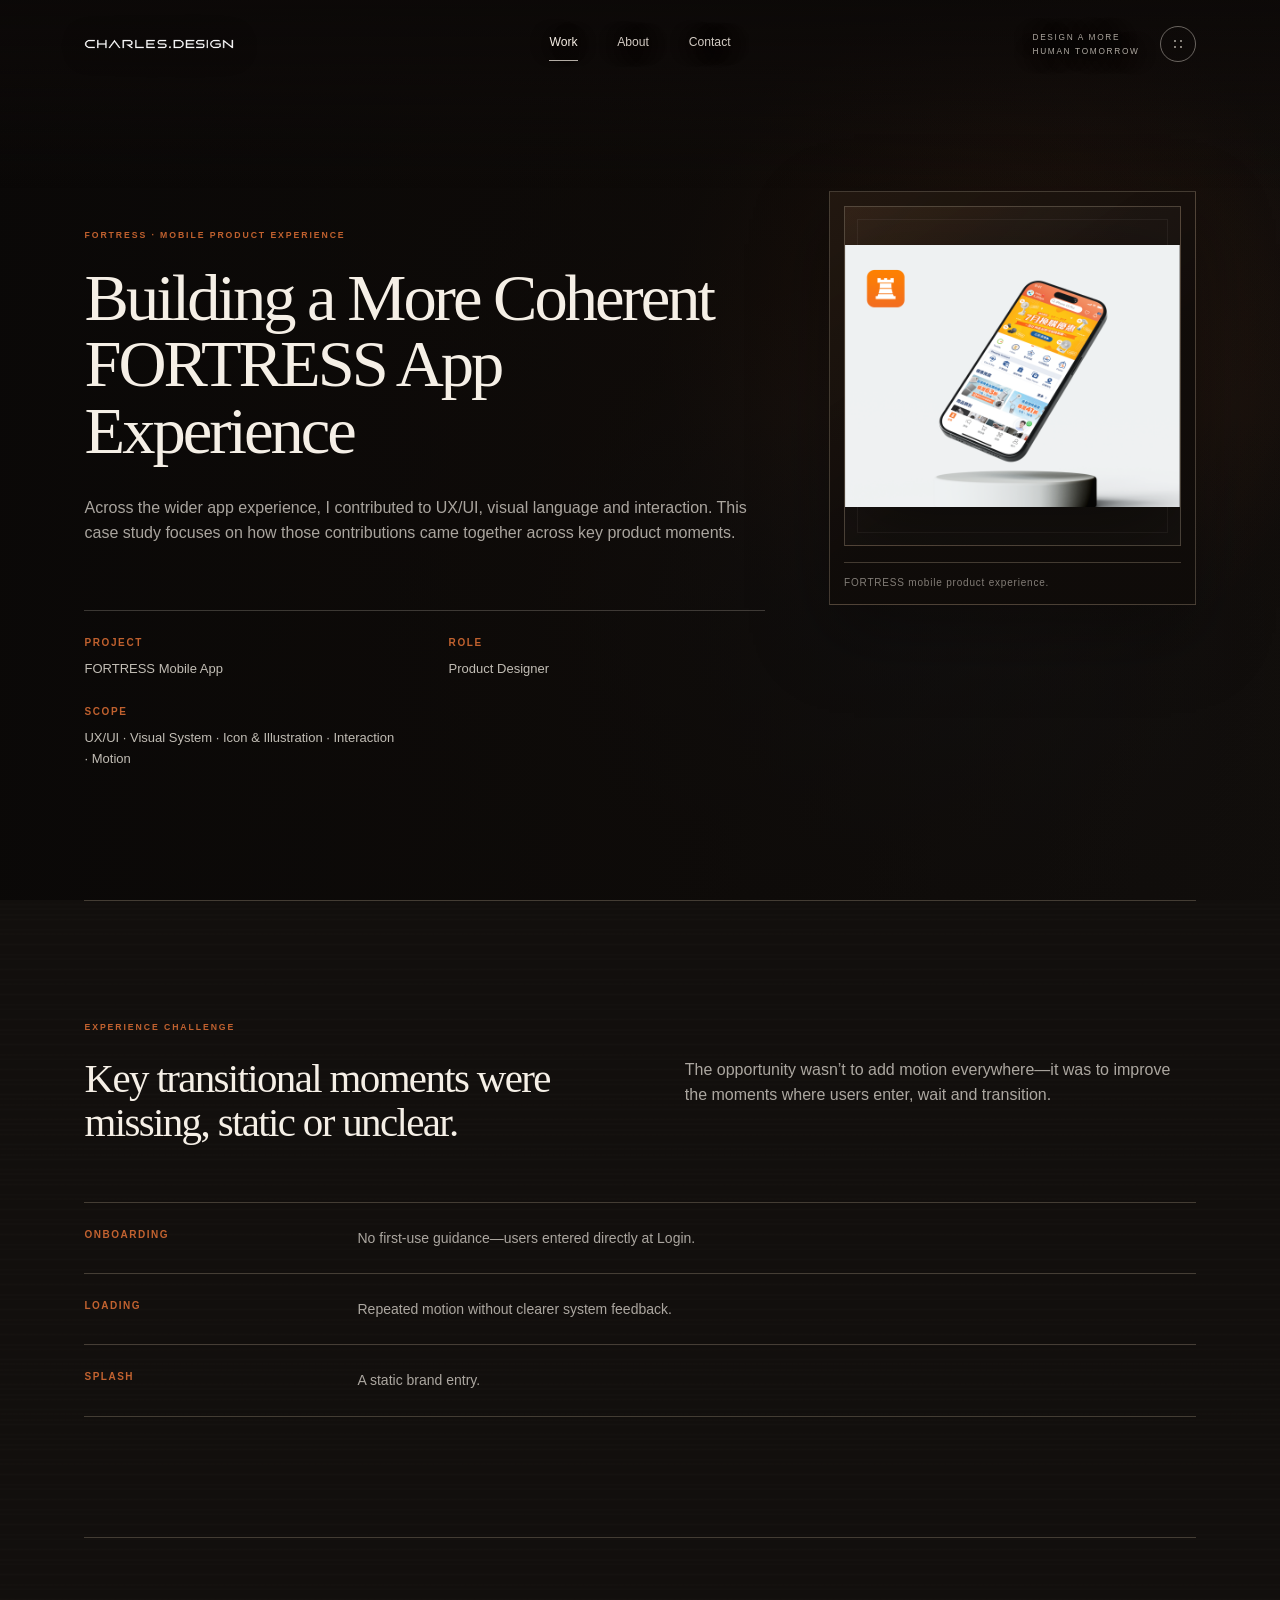
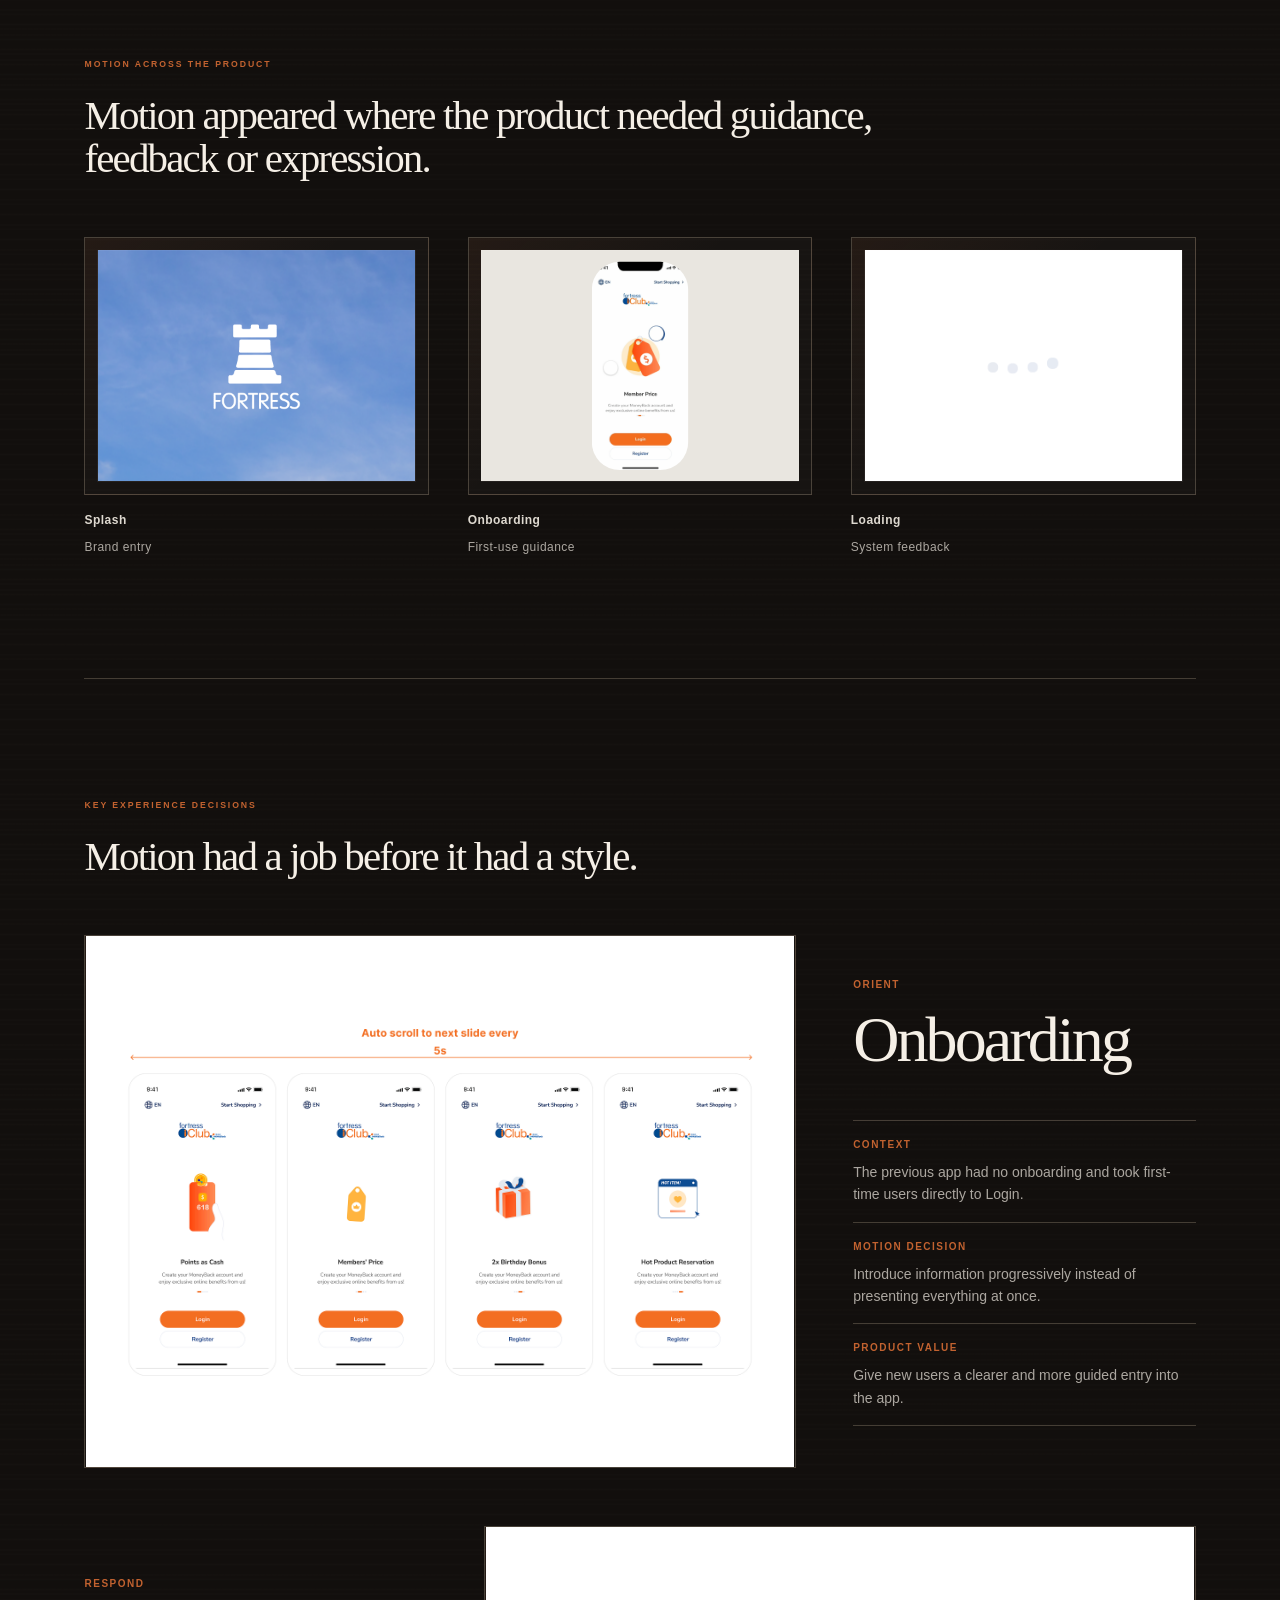
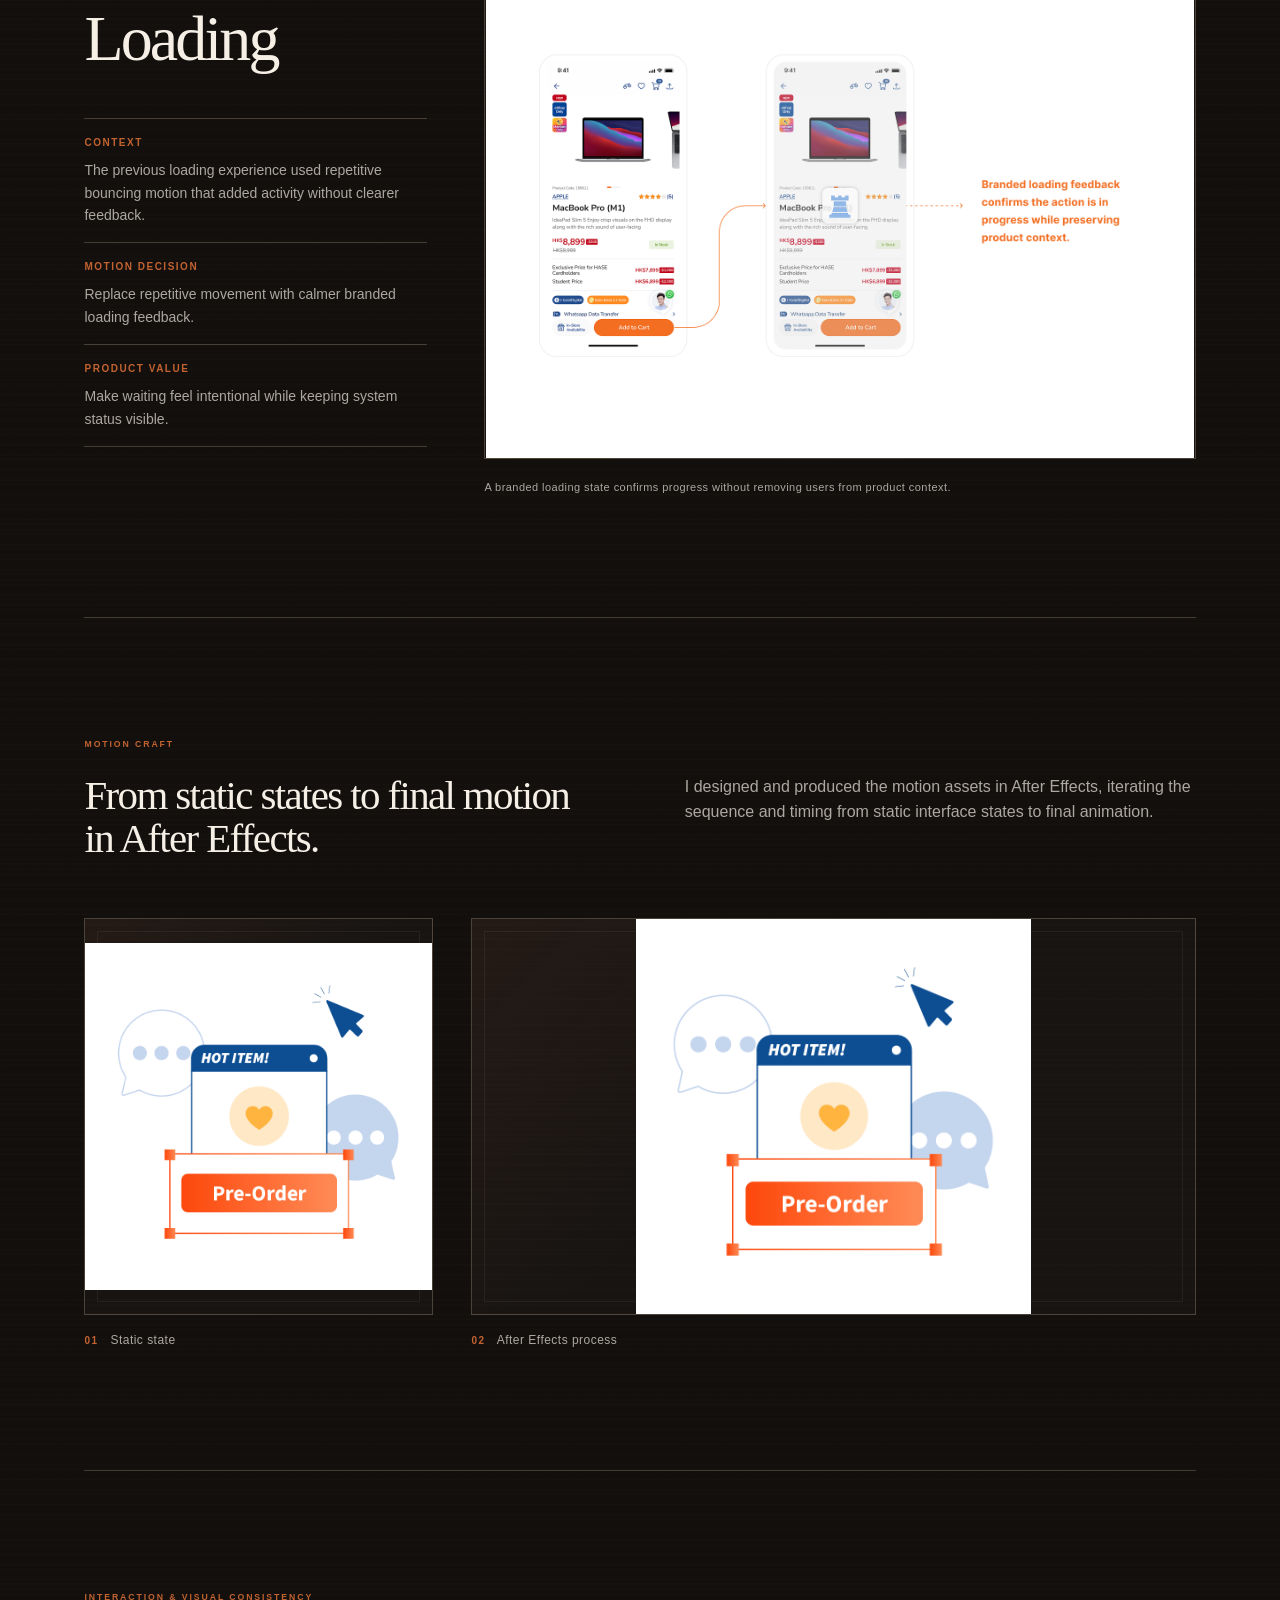
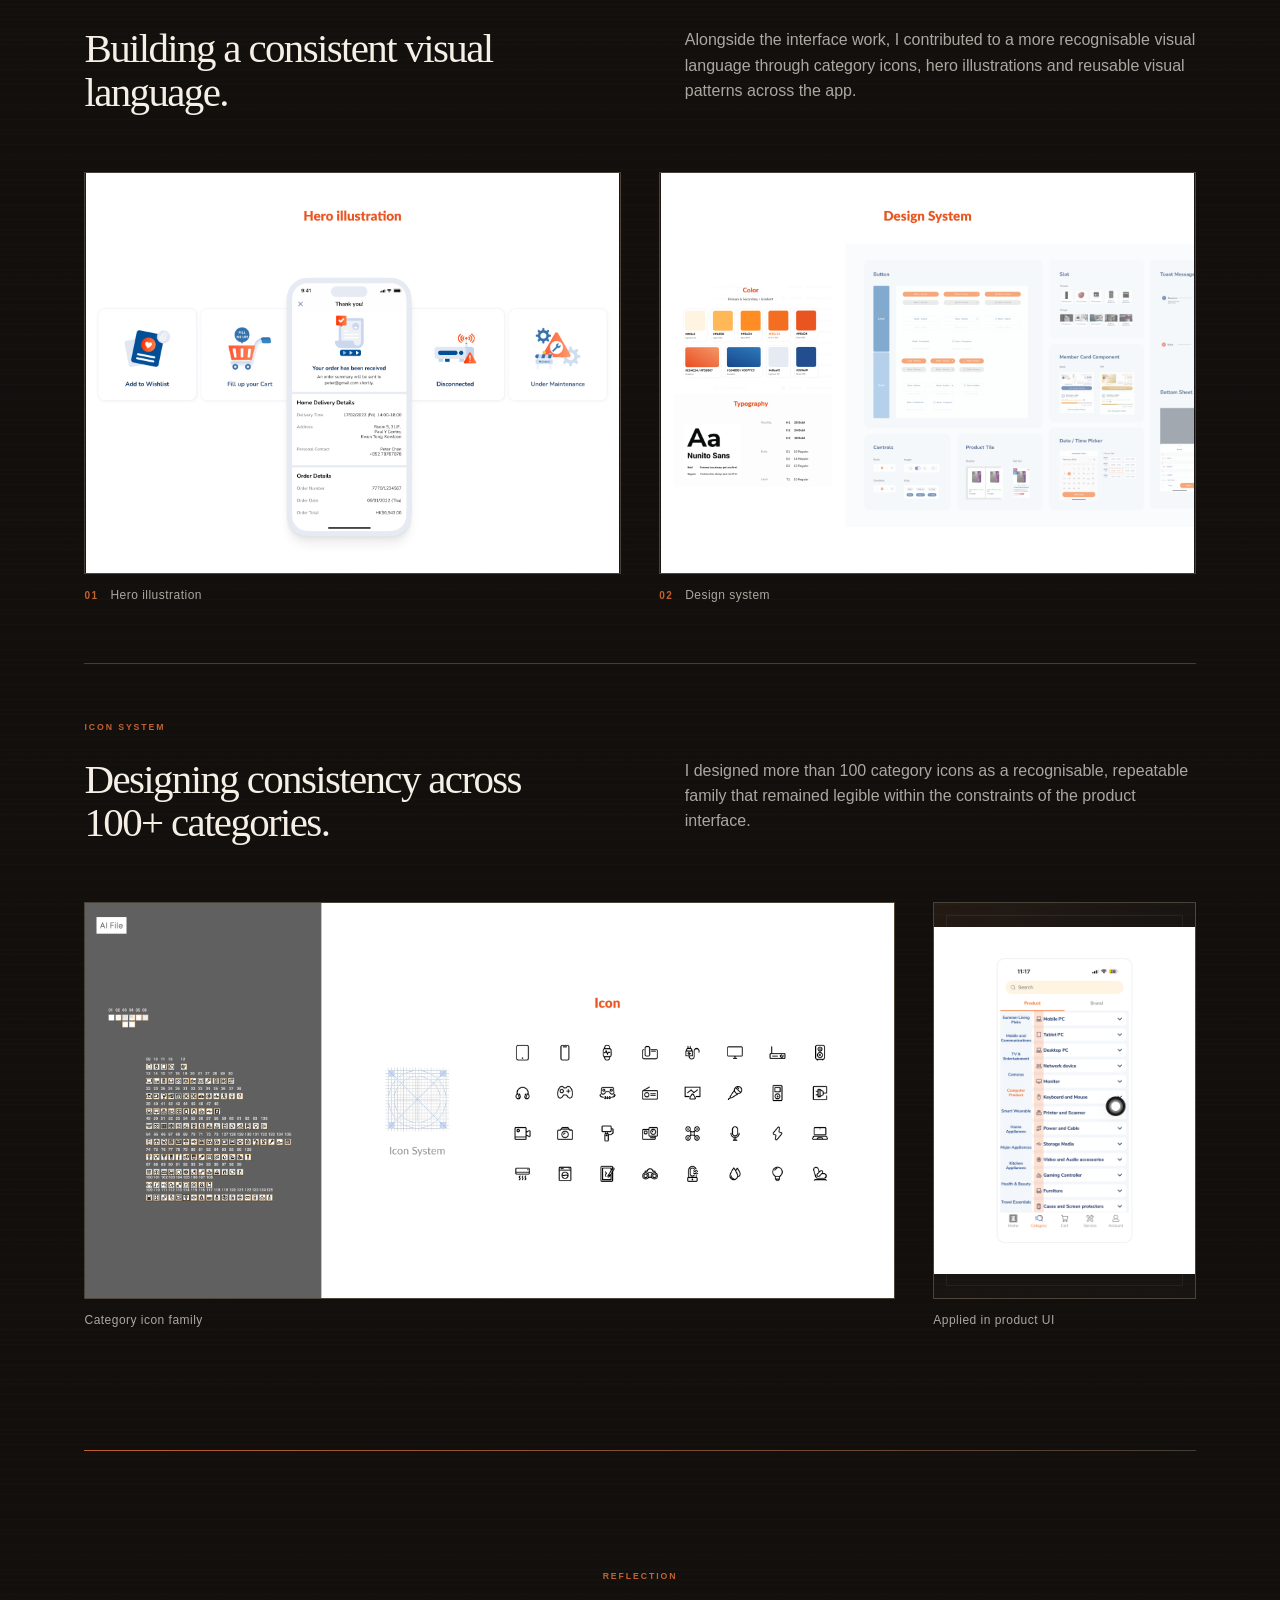
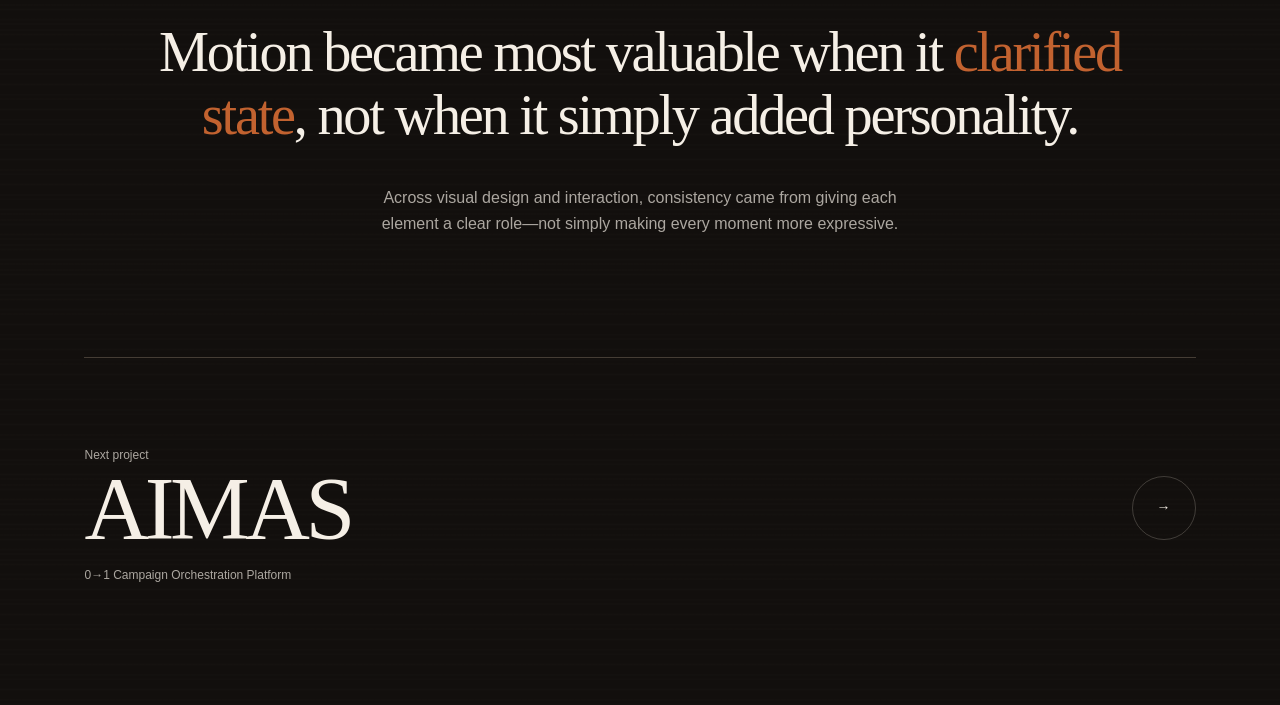
<file: work/fortress-app/index.html>
<!doctype html>
<html lang="en">
  <head>
    <meta charset="UTF-8" />
    <meta name="viewport" content="width=device-width, initial-scale=1.0" />
    <meta
      name="description"
      content="FORTRESS mobile product interaction and motion case study by Charles Chau, Product Designer."
    />
    <title>FORTRESS App Experience — Charles Chau</title>
    <link rel="stylesheet" href="../../styles/tokens.css?v=20261009light" />
    <link rel="stylesheet" href="../../styles/site-header.css?v=20261009light" />
    <link rel="stylesheet" href="../../styles/case-study.css" />
    <link rel="stylesheet" href="../../styles/editorial-summary.css" />
    <link rel="stylesheet" href="../../styles/fortress-case-study.css" />
    <script src="../../site-header.js?v=20261009light" defer></script>
    <script src="../../case-study.js" defer></script>
  </head>
  <body class="case-study-page fortress-case-study-page">
    <a class="skip-link" href="#case-study">Skip to case study</a>
    <site-header active="work" root="../.."></site-header>

    <main id="case-study">
      <header class="case-study-hero fortress-hero">
        <div class="hero-copy">
          <p class="section-kicker">FORTRESS · Mobile product experience</p>
          <h1>Building a More Coherent FORTRESS App Experience</h1>
          <p class="hero-intro">
            Across the wider app experience, I contributed to UX/UI, visual language and interaction. This
            case study focuses on how those contributions came together across key product moments.
          </p>

          <dl class="project-meta" aria-label="Project details">
            <div>
              <dt>Project</dt>
              <dd>FORTRESS Mobile App</dd>
            </div>
            <div>
              <dt>Role</dt>
              <dd>Product Designer</dd>
            </div>
            <div hidden data-project-field="period">
              <dt>Period</dt>
              <dd></dd>
            </div>
            <div>
              <dt>Scope</dt>
              <dd>UX/UI · Visual System · Icon &amp; Illustration · Interaction · Motion</dd>
            </div>
          </dl>
        </div>

        <figure class="hero-visual fortress-hero-media">
          <div class="media-placeholder media-placeholder--hero" data-media-slot="fortress-hero">
            <img
              src="../../assets/projects/fortress/thumbnail.png"
              alt="FORTRESS mobile app shown on a floating device mockup."
            />
            <div class="media-placeholder__fallback">
              <span>Development media placeholder</span>
              <strong>FORTRESS product visual</strong>
            </div>
          </div>
          <figcaption>FORTRESS mobile product experience.</figcaption>
        </figure>
      </header>

      <section class="case-section fortress-context-section" aria-labelledby="fortress-context-title">
        <div class="editorial-split-heading">
          <p class="section-kicker">Experience challenge</p>
          <h2 id="fortress-context-title">Key transitional moments were missing, static or unclear.</h2>
          <p>
            The opportunity wasn’t to add motion everywhere—it was to improve the moments where users enter,
            wait and transition.
          </p>
        </div>

        <dl class="fortress-challenge-list" aria-label="Previous app experience">
          <div>
            <dt>Onboarding</dt>
            <dd>No first-use guidance—users entered directly at Login.</dd>
          </div>
          <div>
            <dt>Loading</dt>
            <dd>Repeated motion without clearer system feedback.</dd>
          </div>
          <div>
            <dt>Splash</dt>
            <dd>A static brand entry.</dd>
          </div>
        </dl>
      </section>

      <section class="case-section fortress-motion-system-section" aria-labelledby="fortress-motion-title">
        <div class="section-heading fortress-motion-heading">
          <p class="section-kicker">Motion across the product</p>
          <h2 id="fortress-motion-title">
            Motion appeared where the product needed guidance, feedback or expression.
          </h2>
        </div>

        <div class="fortress-motion-gallery">
          <figure class="fortress-motion-example">
            <div
              class="media-placeholder media-placeholder--motion-preview media-placeholder--motion-splash"
              data-media-slot="splash-motion"
            >
              <div class="fortress-motion-preview__stage">
                <img
                  src="../../assets/projects/fortress/splash-motion-v2.gif"
                  alt="FORTRESS splash screen motion."
                />
              </div>
              <div class="media-placeholder__fallback">
                <span>Development media placeholder</span>
                <strong>Splash / brand entry</strong>
              </div>
            </div>
            <figcaption><strong>Splash</strong><span>Brand entry</span></figcaption>
          </figure>

          <figure class="fortress-motion-example">
            <div
              class="media-placeholder media-placeholder--motion-preview media-placeholder--motion-onboarding"
              data-media-slot="onboarding-motion"
            >
              <div class="fortress-motion-preview__stage">
                <video
                  src="../../assets/projects/fortress/onboarding-motion-v2.mp4"
                  poster="../../assets/projects/fortress/onboarding-motion-v2-poster.png"
                  muted
                  autoplay
                  loop
                  playsinline
                  preload="metadata"
                  aria-label="FORTRESS onboarding motion."
                ></video>
              </div>
              <div class="media-placeholder__fallback">
                <span>Development media placeholder</span>
                <strong>Onboarding</strong>
              </div>
            </div>
            <figcaption><strong>Onboarding</strong><span>First-use guidance</span></figcaption>
          </figure>

          <figure class="fortress-motion-example">
            <div
              class="media-placeholder media-placeholder--motion-preview media-placeholder--motion-loading"
              data-media-slot="loading-motion"
            >
              <div class="fortress-motion-preview__stage">
                <img
                  src="../../assets/projects/fortress/loading-motion-v3.gif"
                  alt="FORTRESS branded loading motion."
                />
              </div>
              <div class="media-placeholder__fallback">
                <span>Development media placeholder</span>
                <strong>Loading</strong>
              </div>
            </div>
            <figcaption><strong>Loading</strong><span>System feedback</span></figcaption>
          </figure>
        </div>
      </section>

      <section class="case-section fortress-decisions-section" aria-labelledby="fortress-decisions-title">
        <div class="section-heading">
          <p class="section-kicker">Key experience decisions</p>
          <h2 id="fortress-decisions-title">Motion had a job before it had a style.</h2>
        </div>

        <div class="fortress-motion-stories">
          <article class="fortress-motion-story">
            <figure class="fortress-motion-story__media">
              <div
                class="media-placeholder media-placeholder--onboarding-sequence"
                data-media-slot="onboarding-sequence"
                data-adaptive-ratio
              >
                <img
                  src="../../assets/projects/fortress/key-decision-onboarding.png"
                  alt="Four-frame FORTRESS onboarding sequence progressing through first-use benefits."
                />
                <div class="media-placeholder__fallback">
                  <span>Development media placeholder</span>
                  <strong>Onboarding sequence / key frames</strong>
                </div>
              </div>
            </figure>

            <div class="fortress-motion-story__copy">
              <p class="fortress-decision-index">Orient</p>
              <h3>Onboarding</h3>
              <dl class="fortress-motion-reasoning">
                <div>
                  <dt>Context</dt>
                  <dd>The previous app had no onboarding and took first-time users directly to Login.</dd>
                </div>
                <div>
                  <dt>Motion decision</dt>
                  <dd>Introduce information progressively instead of presenting everything at once.</dd>
                </div>
                <div>
                  <dt>Product value</dt>
                  <dd>Give new users a clearer and more guided entry into the app.</dd>
                </div>
              </dl>
            </div>
          </article>

          <article class="fortress-motion-story fortress-motion-story--reverse fortress-motion-story--loading">
            <figure class="fortress-motion-story__media">
              <div class="fortress-loading-comparison">
                <div
                  class="media-placeholder media-placeholder--loading-comparison"
                  data-media-slot="loading-before-after-comparison"
                  data-adaptive-ratio
                >
                  <img
                    src="../../assets/projects/fortress/key-decision-loading.png"
                    alt="Before-and-after product screen comparison showing branded loading feedback after Add to Cart."
                  />
                  <div class="media-placeholder__fallback">
                    <span>Before / after comparison</span>
                    <strong>Old loader → loading feedback in product context</strong>
                  </div>
                </div>
                <figcaption>
                  A branded loading state confirms progress without removing users from product context.
                </figcaption>
              </div>
            </figure>

            <div class="fortress-motion-story__copy">
              <p class="fortress-decision-index">Respond</p>
              <h3>Loading</h3>
              <dl class="fortress-motion-reasoning">
                <div>
                  <dt>Context</dt>
                  <dd>
                    The previous loading experience used repetitive bouncing motion that added activity
                    without clearer feedback.
                  </dd>
                </div>
                <div>
                  <dt>Motion decision</dt>
                  <dd>Replace repetitive movement with calmer branded loading feedback.</dd>
                </div>
                <div>
                  <dt>Product value</dt>
                  <dd>Make waiting feel intentional while keeping system status visible.</dd>
                </div>
              </dl>
            </div>
          </article>

        </div>
      </section>

      <section class="case-section fortress-craft-section" aria-labelledby="fortress-craft-title">
        <div class="editorial-split-heading">
          <p class="section-kicker">Motion craft</p>
          <h2 id="fortress-craft-title">From static states to final motion in After Effects.</h2>
          <p>
            I designed and produced the motion assets in After Effects, iterating the sequence and timing from
            static interface states to final animation.
          </p>
        </div>

        <div class="fortress-craft-stages">
          <figure>
            <div
              class="media-placeholder media-placeholder--craft-static"
              data-media-slot="motion-static-state"
              data-adaptive-ratio
            >
              <img
                src="../../assets/projects/fortress/motion-craft-static-state.png"
                alt="Static FORTRESS pre-order interface artwork prepared for motion."
              />
              <div class="media-placeholder__fallback">
                <span>Development media placeholder</span>
                <strong>Starting UI / key visual</strong>
              </div>
            </div>
            <figcaption><span>01</span> Static state</figcaption>
          </figure>

          <figure>
            <div
              class="media-placeholder media-placeholder--craft-process"
              data-media-slot="after-effects-process"
              data-adaptive-ratio
            >
              <video
                src="../../assets/projects/fortress/after-effects-process.mov"
                poster="../../assets/projects/fortress/motion-craft-static-state.png"
                muted
                autoplay
                loop
                playsinline
                preload="metadata"
                aria-label="After Effects production process for the FORTRESS motion asset."
              ></video>
              <div class="media-placeholder__fallback">
                <span>Development media placeholder</span>
                <strong>After Effects workspace / timeline</strong>
              </div>
            </div>
            <figcaption><span>02</span> After Effects process</figcaption>
          </figure>
        </div>
      </section>

      <section class="case-section fortress-visual-system-section" aria-labelledby="fortress-visual-title">
        <div class="editorial-split-heading">
          <p class="section-kicker">Interaction &amp; visual consistency</p>
          <h2 id="fortress-visual-title">Building a consistent visual language.</h2>
          <p>
            Alongside the interface work, I contributed to a more recognisable visual language through
            category icons, hero illustrations and reusable visual patterns across the app.
          </p>
        </div>

        <div class="fortress-visual-language-grid">
          <figure>
            <div class="media-placeholder media-placeholder--visual-language" data-media-slot="hero-illustrations">
              <img
                src="../../assets/projects/fortress/hero-illustration.png"
                alt="FORTRESS hero illustrations applied across product states."
              />
              <div class="media-placeholder__fallback">
                <span>Development media placeholder</span>
                <strong>Hero illustration examples</strong>
              </div>
            </div>
            <figcaption><span>01</span> Hero illustration</figcaption>
          </figure>

          <figure>
            <div class="media-placeholder media-placeholder--visual-language" data-media-slot="design-system-foundation">
              <img
                src="../../assets/projects/fortress/design-system.png"
                alt="FORTRESS visual system showing colour, typography, components and interface states."
              />
              <div class="media-placeholder__fallback">
                <span>Development media placeholder</span>
                <strong>Design system / UI foundation</strong>
              </div>
            </div>
            <figcaption><span>02</span> Design system</figcaption>
          </figure>
        </div>

        <section class="fortress-icon-spotlight" aria-labelledby="fortress-icons-title">
          <div class="editorial-split-heading">
            <p class="section-kicker">Icon system</p>
            <h2 id="fortress-icons-title">Designing consistency across 100+ categories.</h2>
            <p>
              I designed more than 100 category icons as a recognisable, repeatable family that remained
              legible within the constraints of the product interface.
            </p>
          </div>

          <div class="fortress-icon-proof">
            <figure class="fortress-icon-sheet">
              <div class="media-placeholder media-placeholder--icon-sheet" data-media-slot="category-icon-sheet">
                <img
                  src="../../assets/projects/fortress/category-icon-overview.png"
                  alt="FORTRESS category icon family and selected icon construction examples."
                />
                <div class="media-placeholder__fallback">
                  <span>Development media placeholder</span>
                  <strong>100+ category icon overview</strong>
                </div>
              </div>
              <figcaption>Category icon family</figcaption>
            </figure>

            <figure class="fortress-icon-application">
              <div
                class="media-placeholder media-placeholder--icon-application"
                data-media-slot="category-icons-in-ui"
                data-adaptive-ratio
              >
                <img
                  src="../../assets/projects/fortress/icons-applied-in-ui.png"
                  alt="FORTRESS category icons applied in the app category interface."
                />
                <div class="media-placeholder__fallback">
                  <span>Development media placeholder</span>
                  <strong>Icons applied inside the app</strong>
                </div>
              </div>
              <figcaption>Applied in product UI</figcaption>
            </figure>
          </div>
        </section>
      </section>

      <section
        class="case-section fortress-outcome-section"
        hidden
        aria-hidden="true"
        data-section-status="awaiting-verified-outcomes"
      ></section>

      <section class="case-section conclusion-section fortress-conclusion-section" aria-labelledby="fortress-conclusion-title">
        <div class="editorial-summary editorial-summary--final">
          <div class="editorial-summary__inner">
            <span class="editorial-summary__rule" aria-hidden="true"></span>
            <p class="editorial-summary__eyebrow">Reflection</p>
            <h2 id="fortress-conclusion-title" class="editorial-summary__statement">
              Motion became most valuable when it
              <span class="editorial-summary__accent">clarified state</span>, not when it simply added personality.
            </h2>
            <div class="editorial-summary__support">
              <p>
                Across visual design and interaction, consistency came from giving each element a clear role—not
                simply making every moment more expressive.
              </p>
            </div>
          </div>
        </div>
      </section>

      <nav class="next-project" aria-label="Project navigation">
        <a href="../aimas/index.html">
          <span>
            <small>Next project</small>
            <strong>AIMAS</strong>
            <small>0→1 Campaign Orchestration Platform</small>
          </span>
          <i aria-hidden="true">&#8594;</i>
        </a>
      </nav>
    </main>
  </body>
</html>
</file>
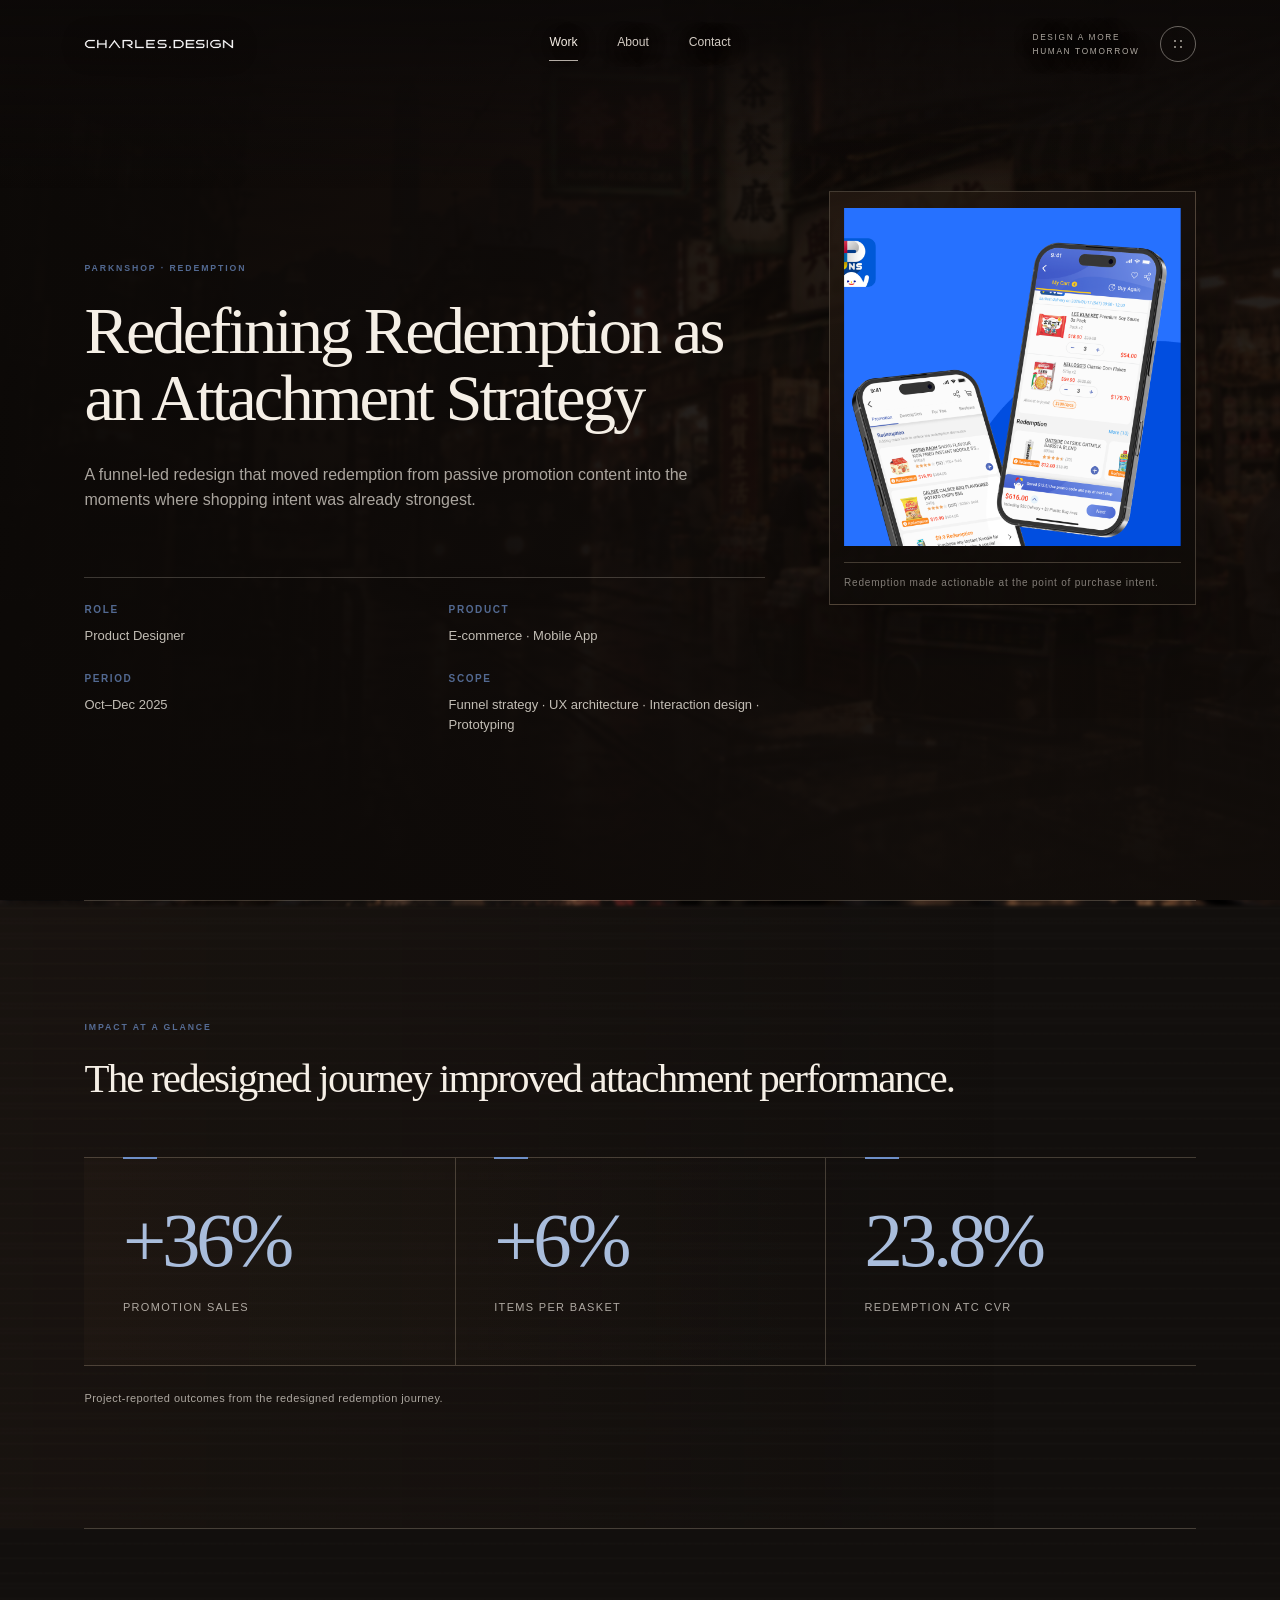
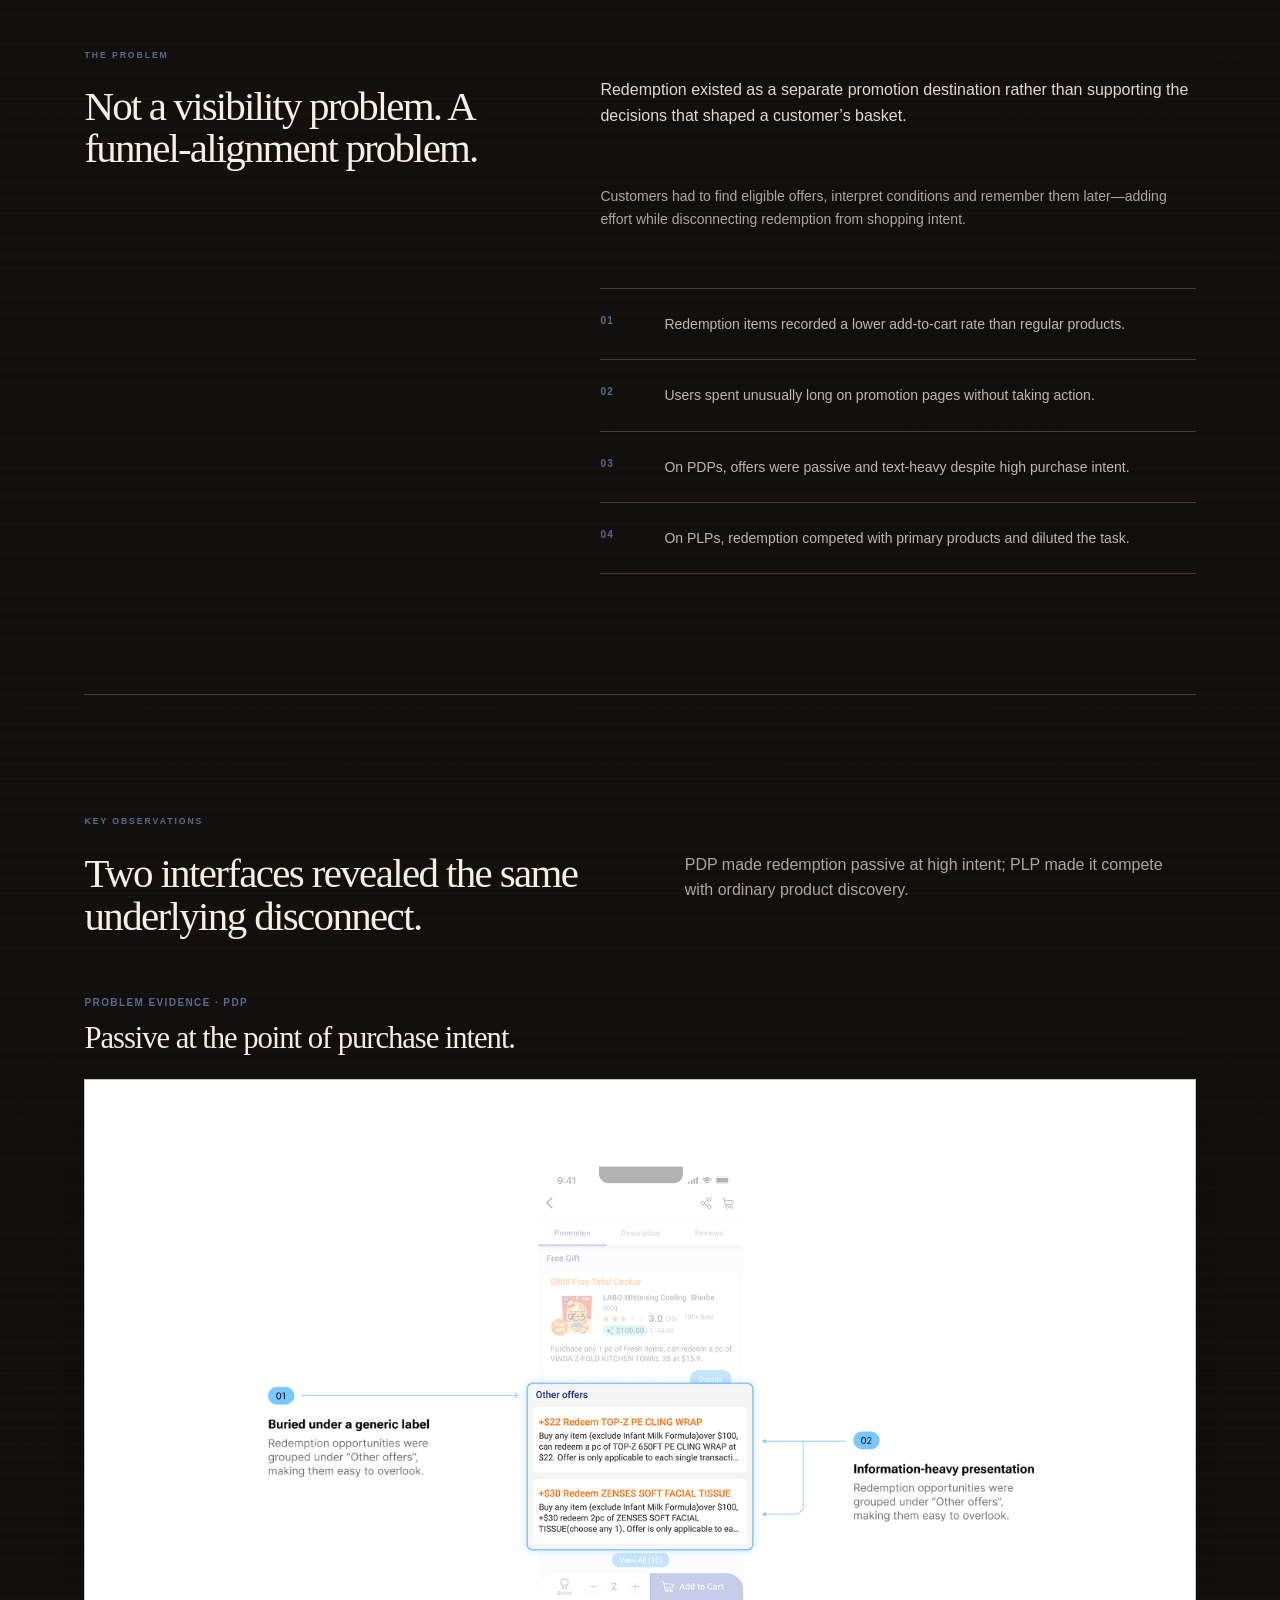
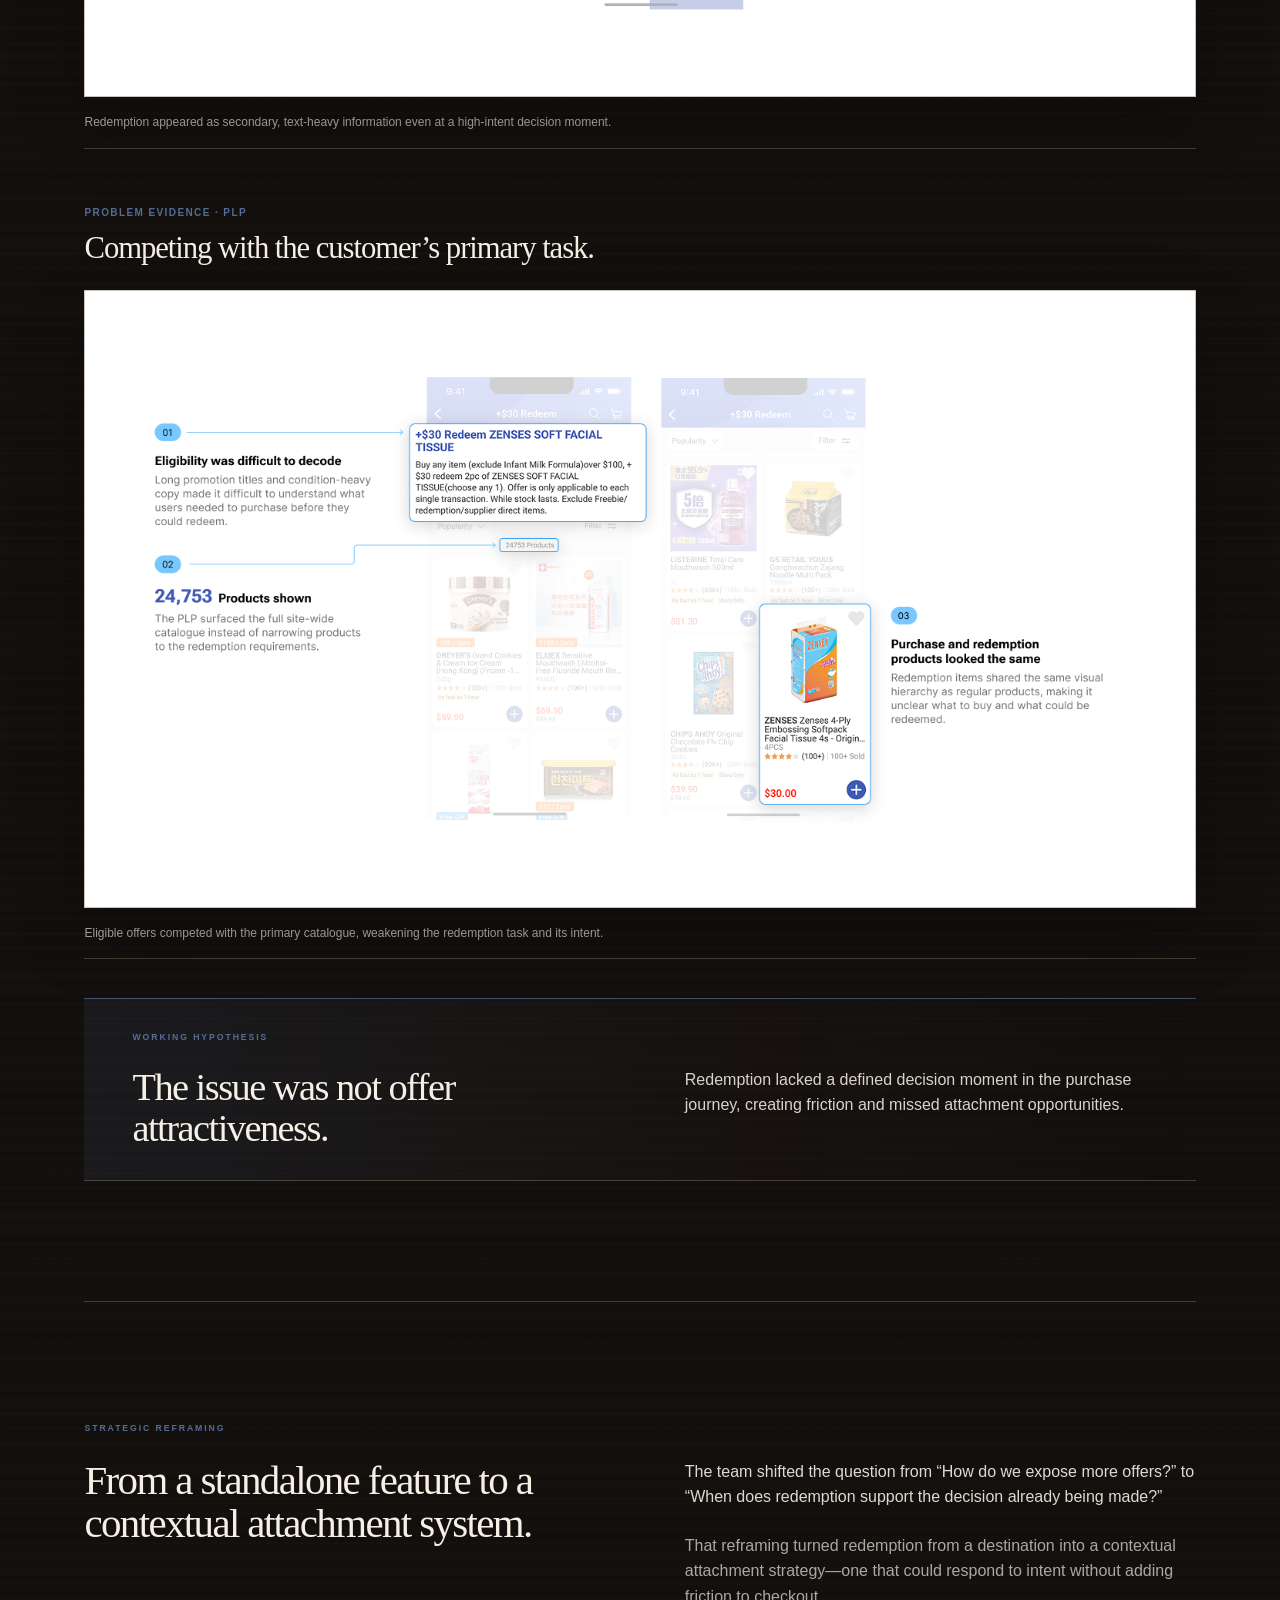
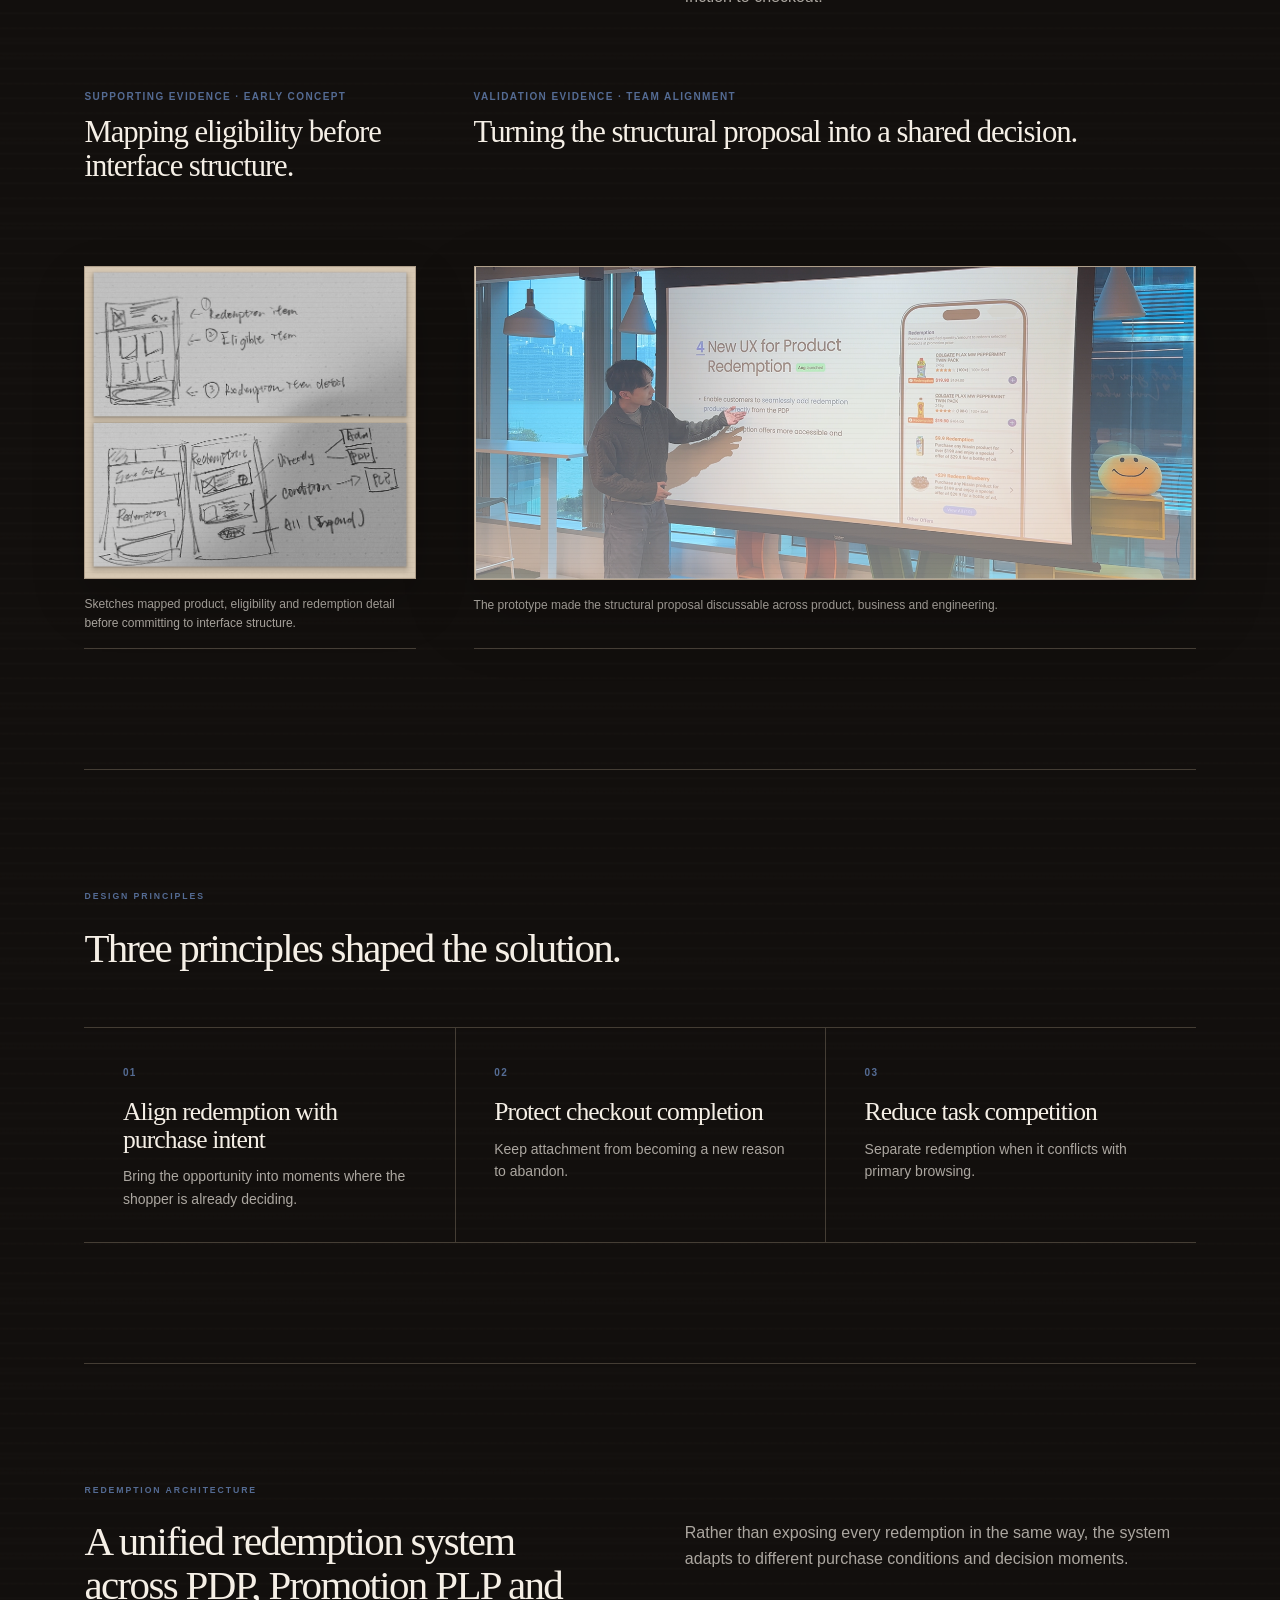
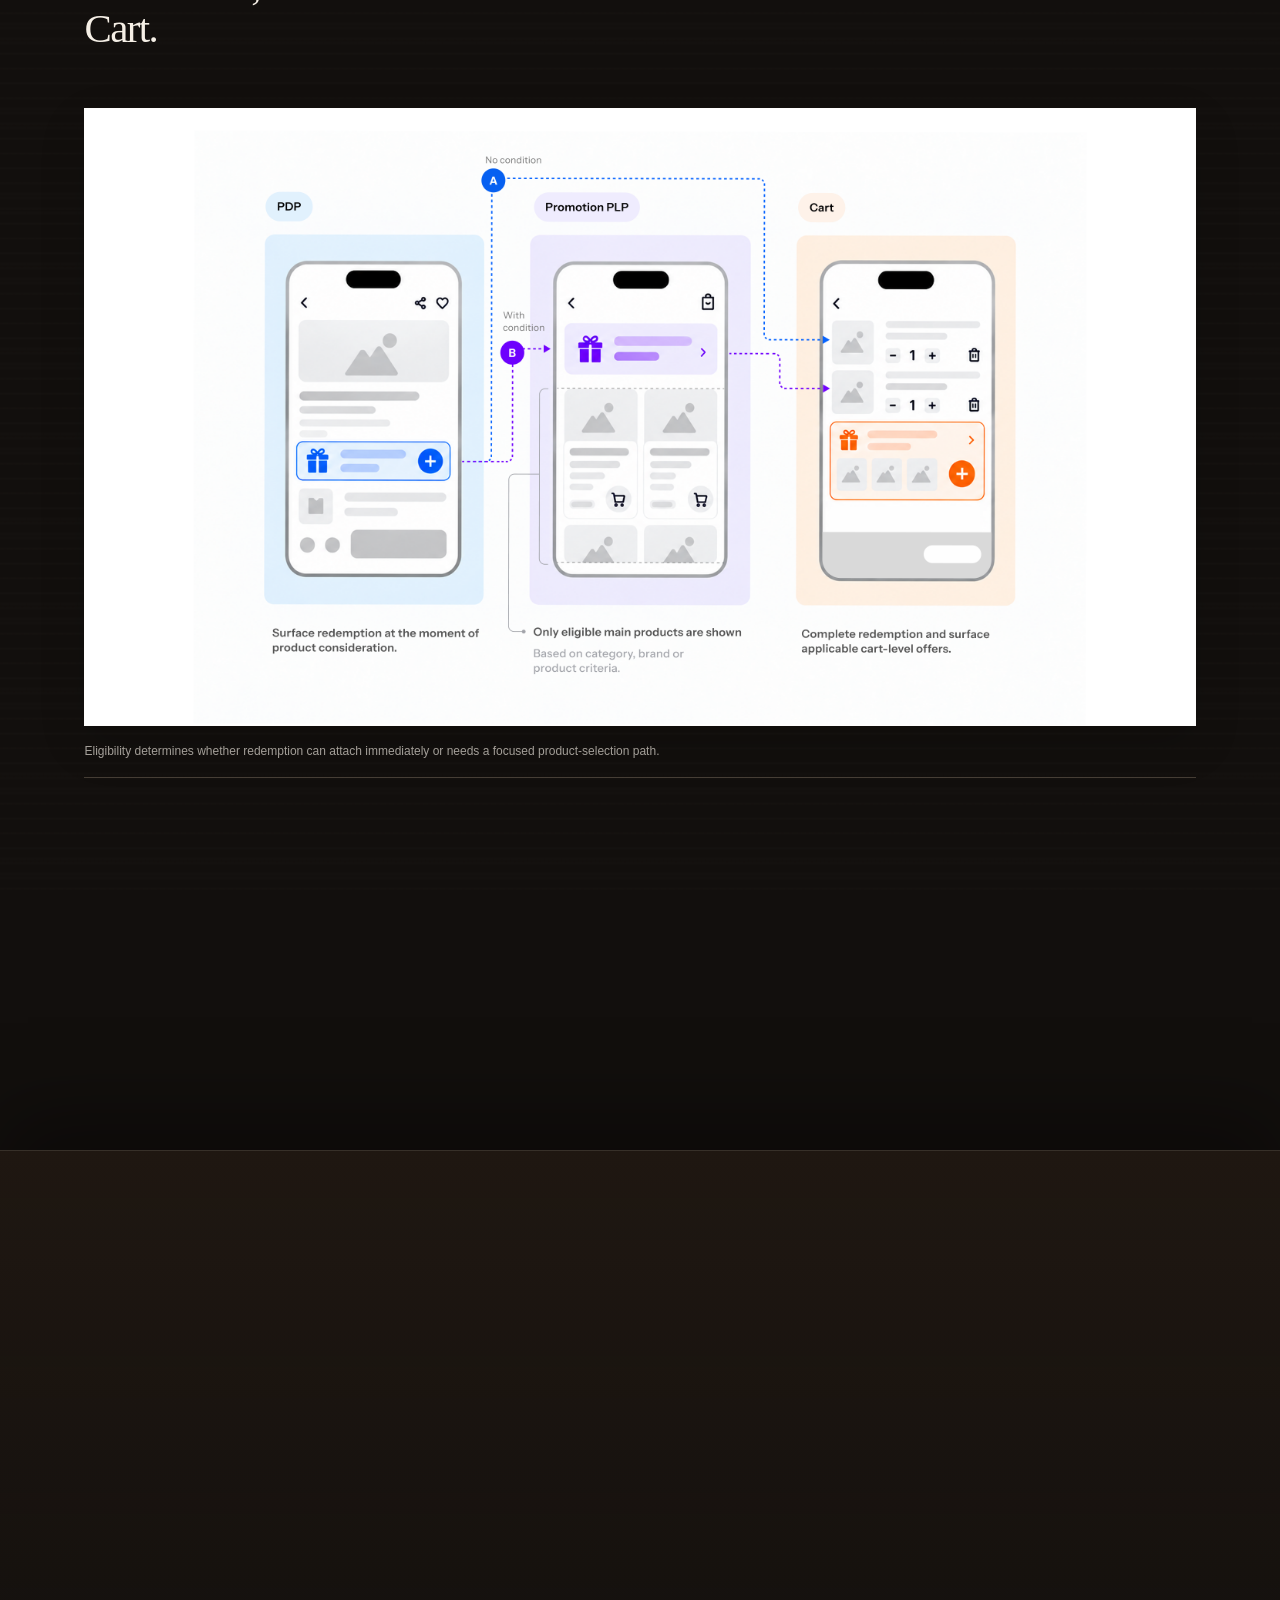
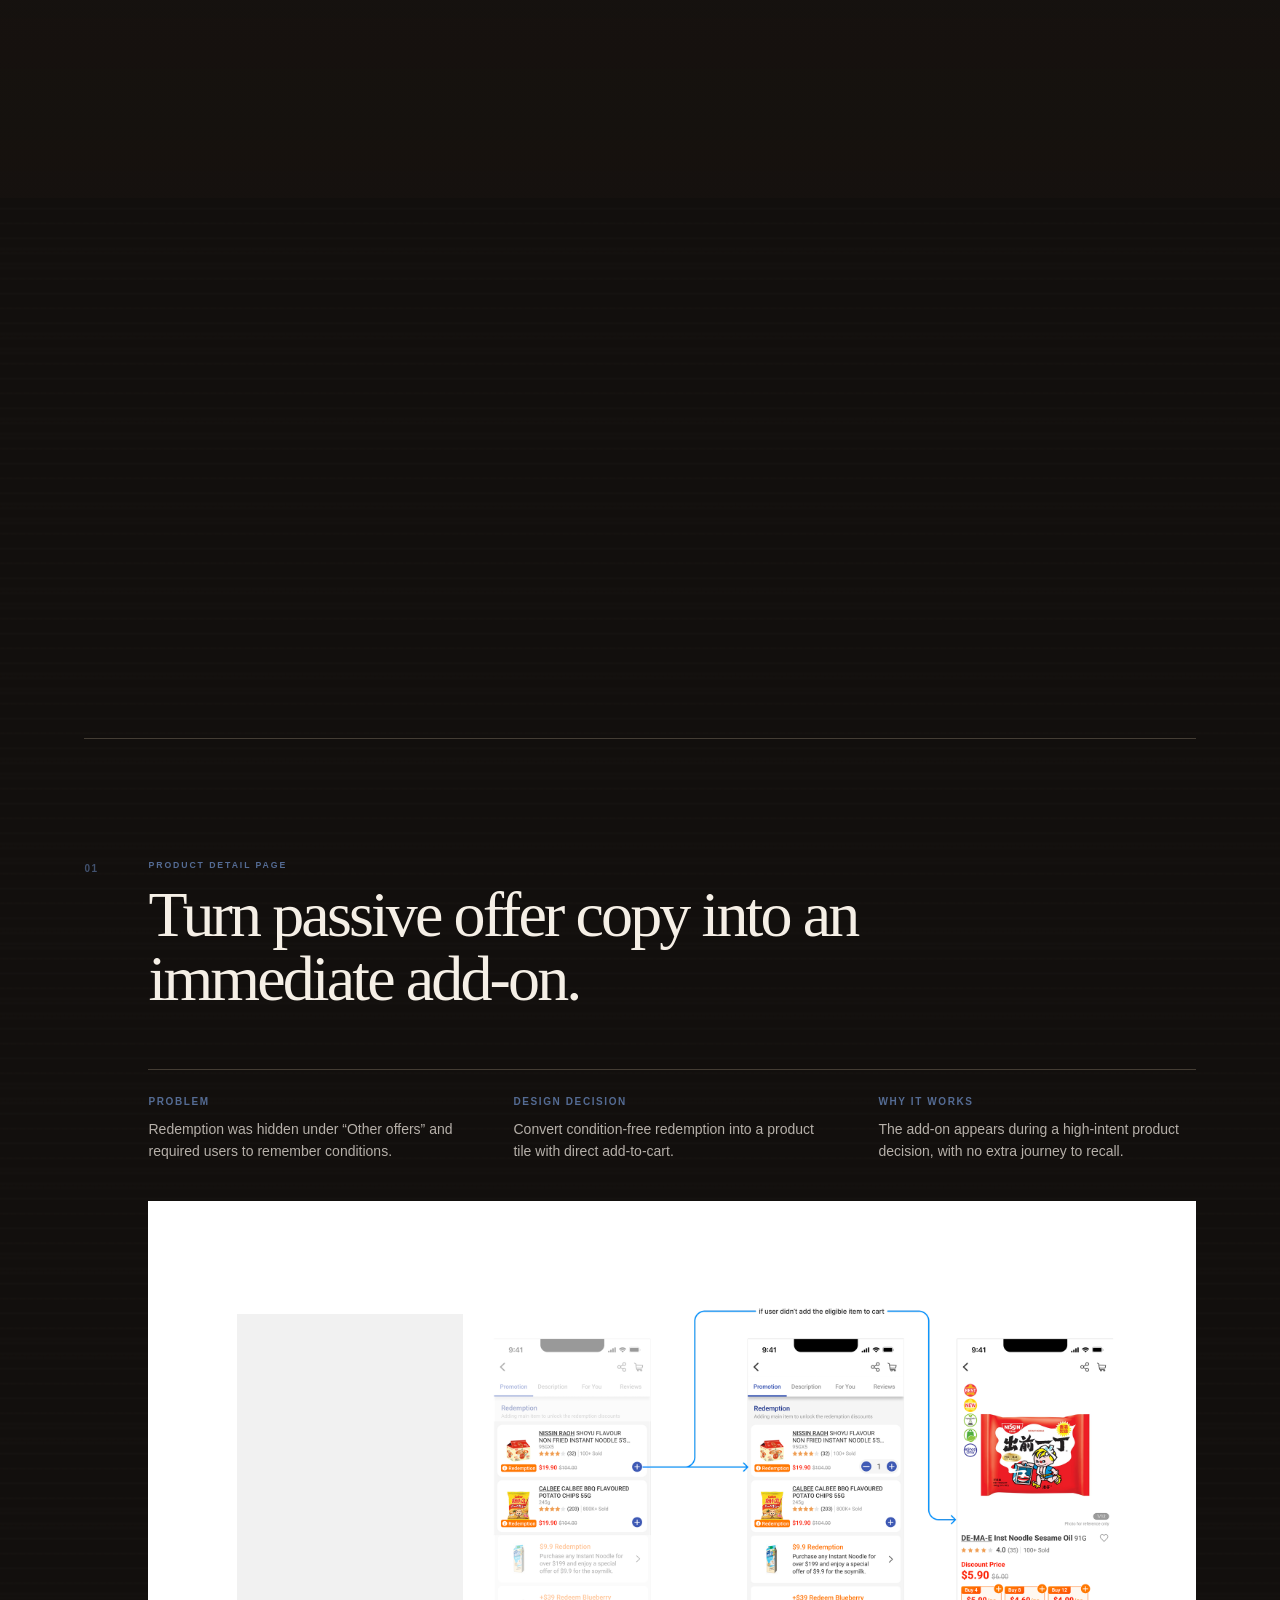
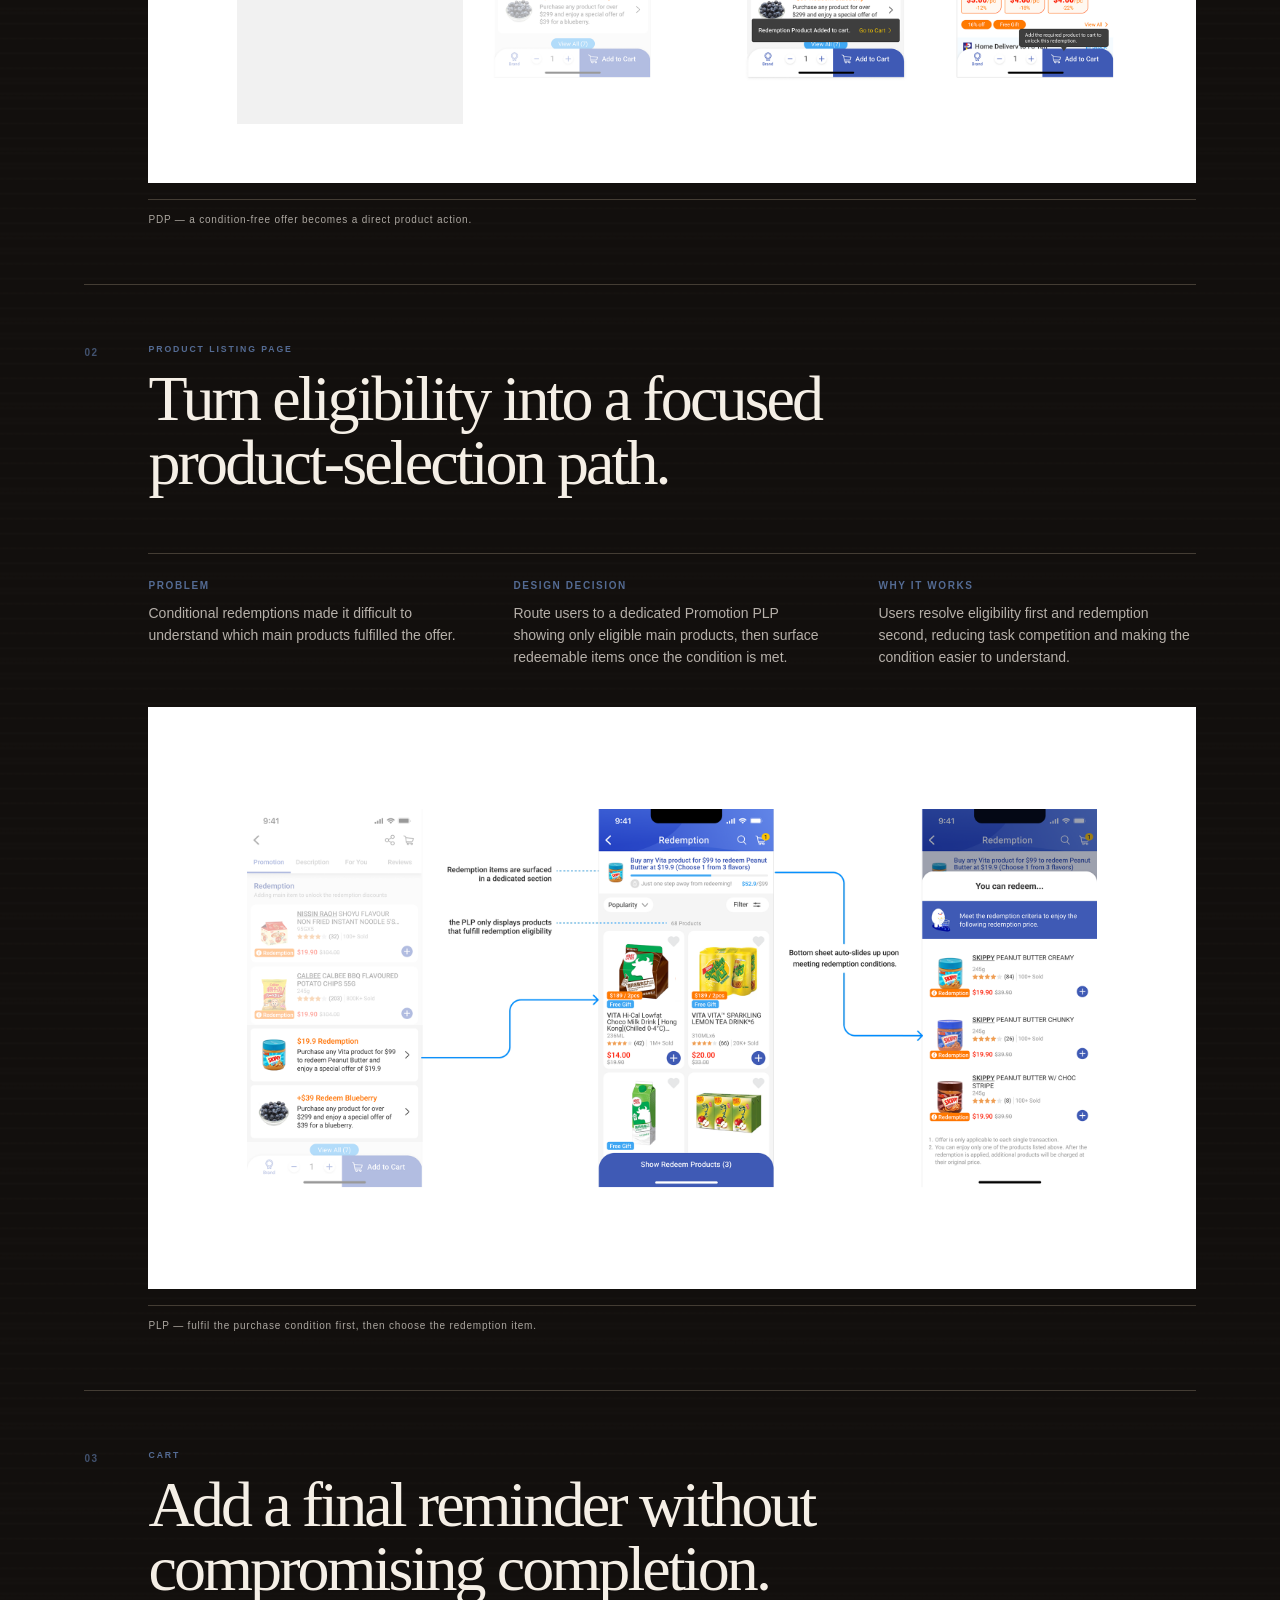
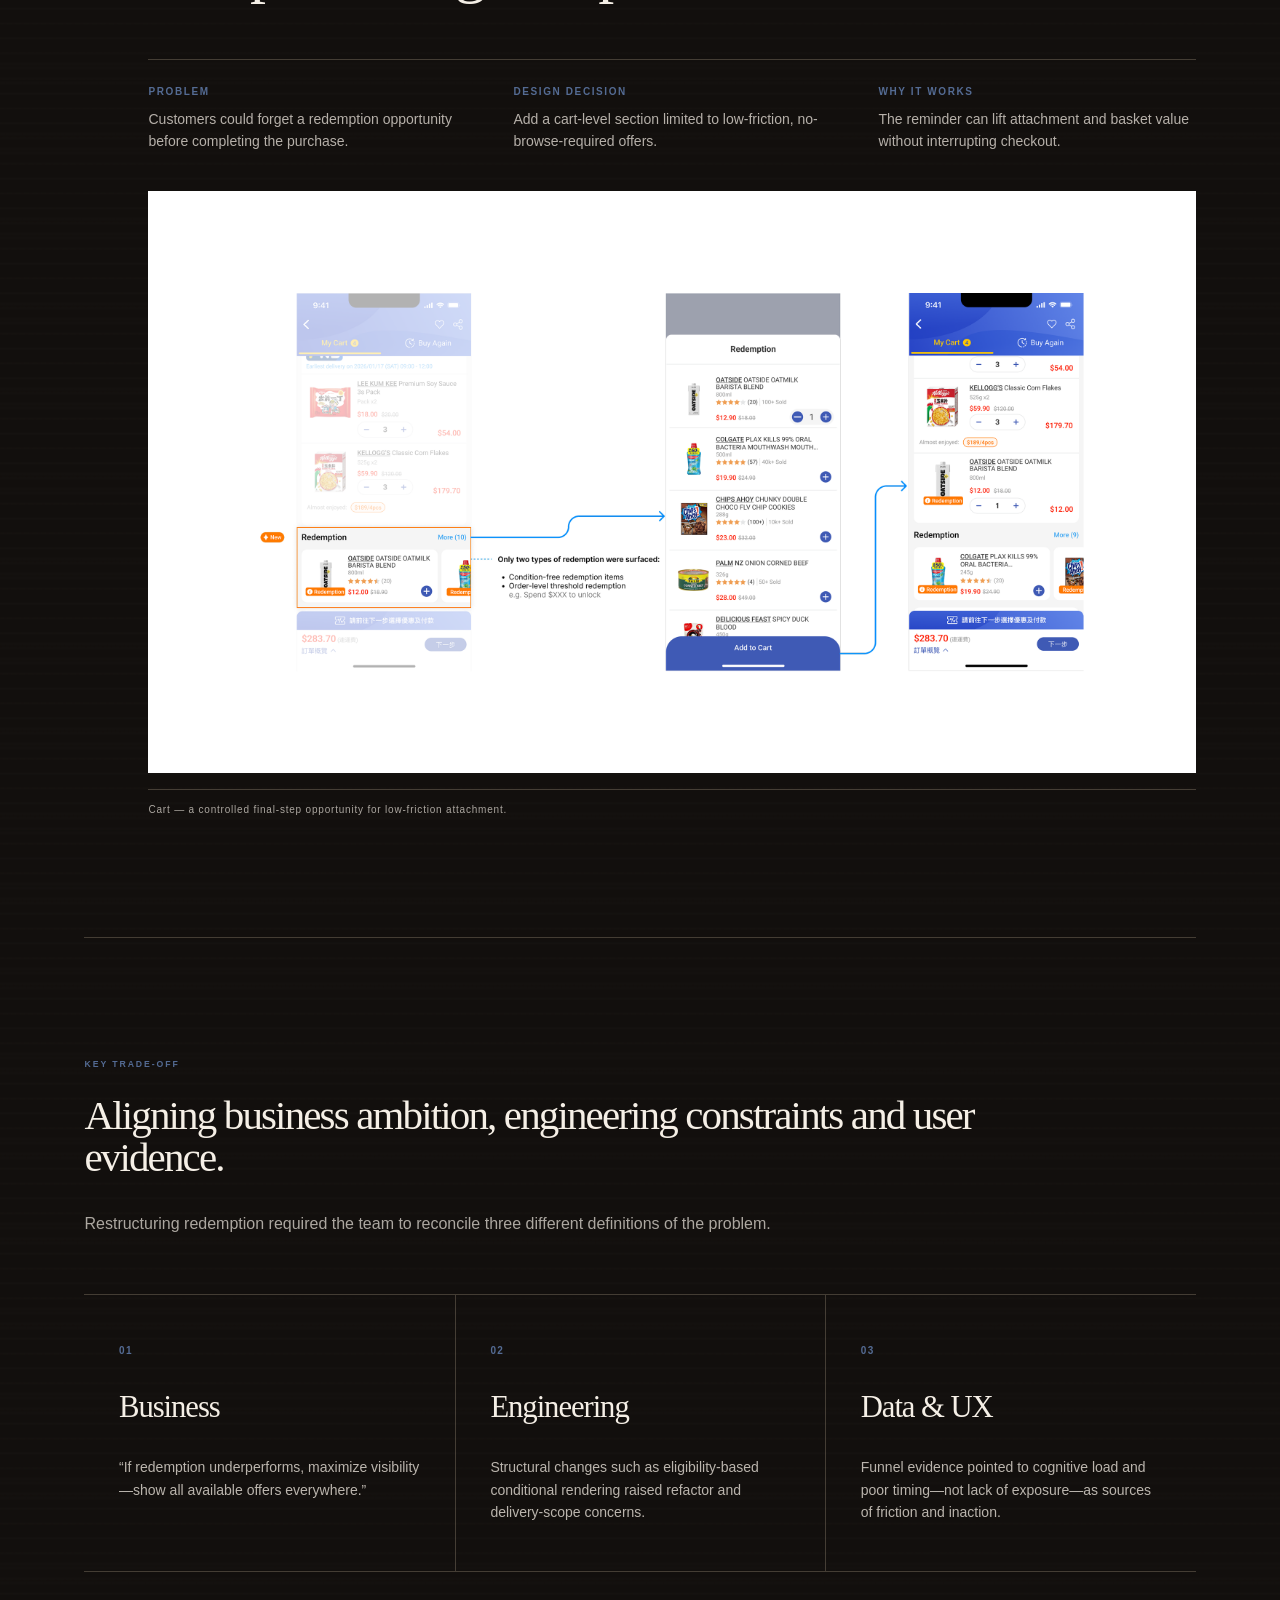
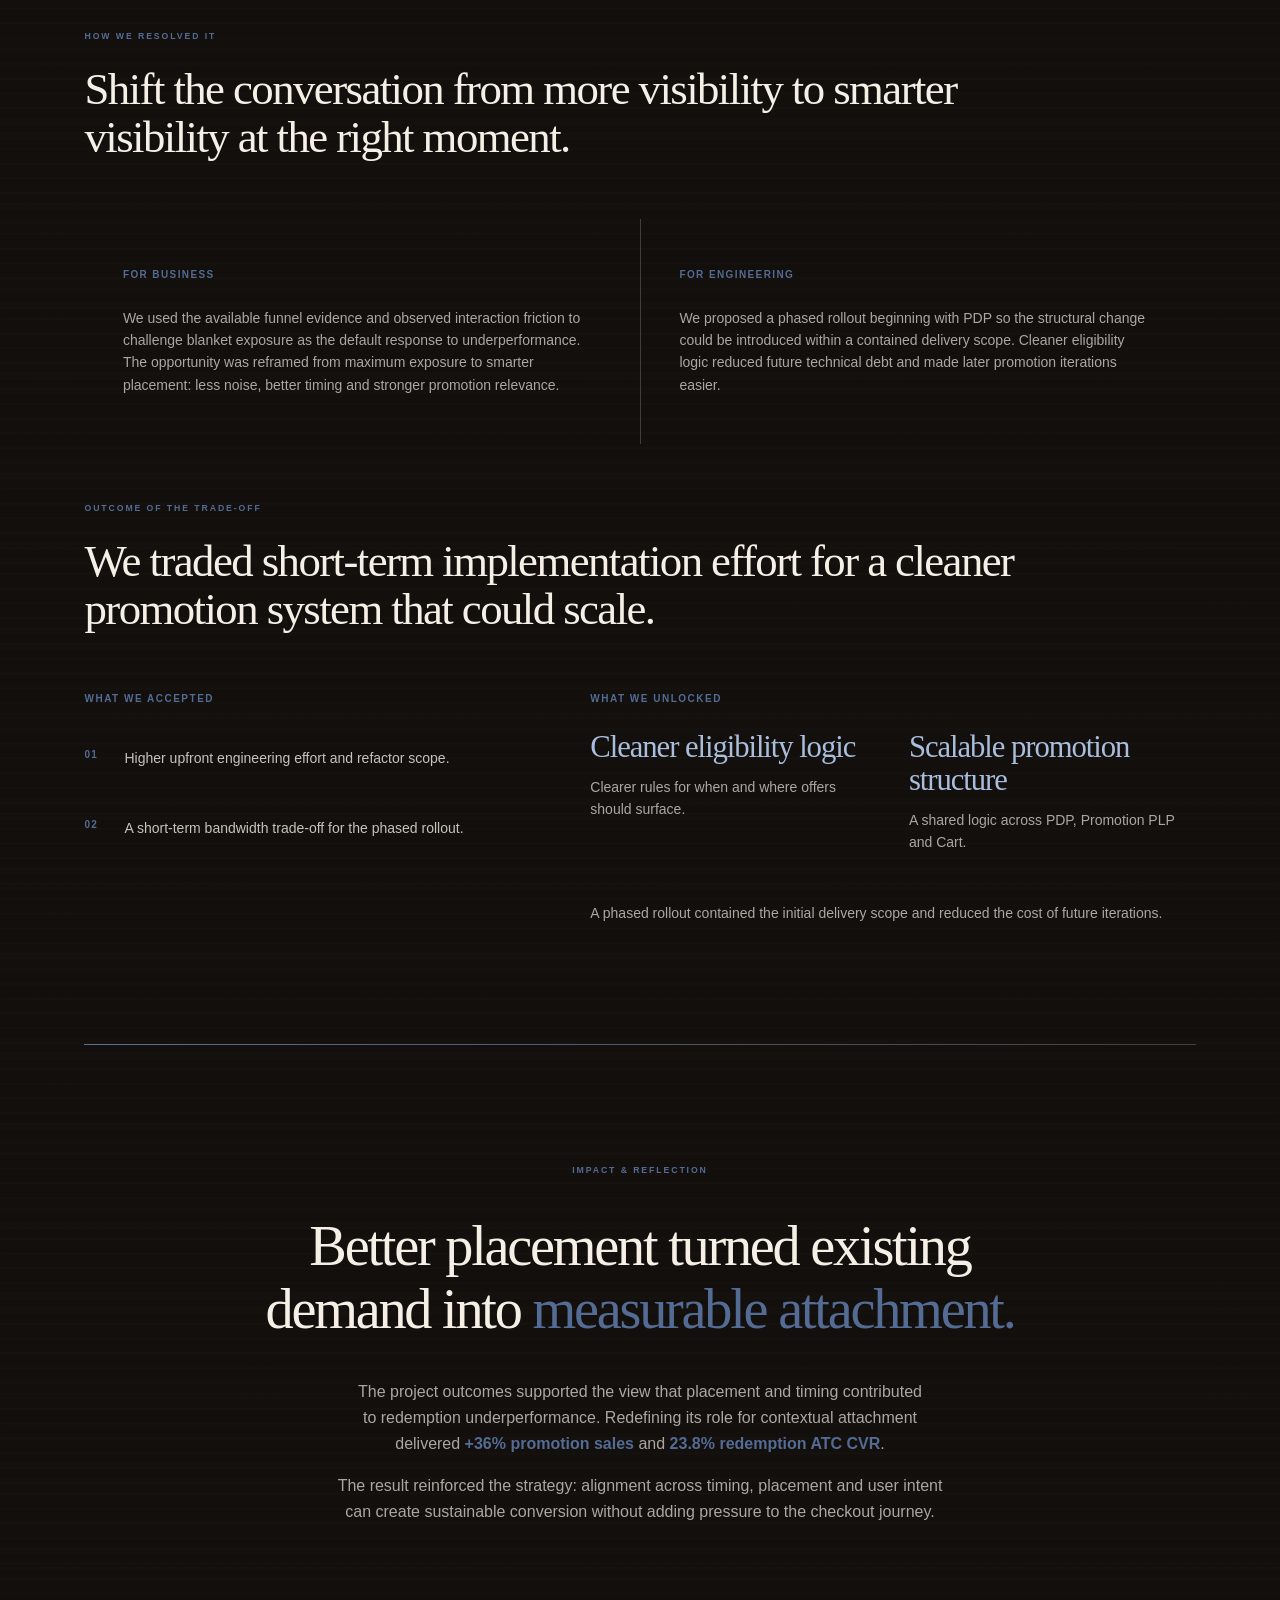
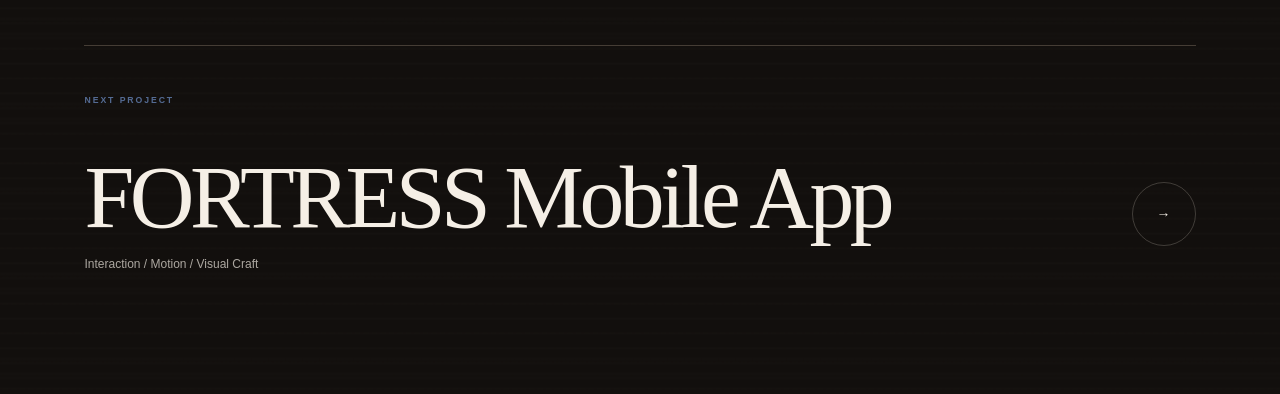
<file: work/parknshop-redemption/index.html>
<!doctype html>
<html lang="en">
  <head>
    <meta charset="UTF-8" />
    <meta name="viewport" content="width=device-width, initial-scale=1.0" />
    <meta
      name="description"
      content="PARKnSHOP Redemption case study by Charles Chau, Product Designer."
    />
    <title>PARKnSHOP Redemption — Charles Chau</title>
    <link rel="stylesheet" href="../../styles/tokens.css?v=20261009light" />
    <link rel="stylesheet" href="../../styles/site-header.css?v=20261009light" />
    <link rel="stylesheet" href="../../styles/case-study.css" />
    <link rel="stylesheet" href="../../styles/editorial-summary.css" />
    <script src="../../site-header.js?v=20261009light" defer></script>
    <script src="../../case-study.js" defer></script>
  </head>
  <body class="case-study-page">
    <a class="skip-link" href="#case-study">Skip to case study</a>
    <site-header active="work" root="../.."></site-header>

    <main id="case-study">
      <header class="case-study-hero">
        <div class="hero-copy">
          <p class="section-kicker">PARKnSHOP · Redemption</p>
          <h1>Redefining Redemption as an Attachment Strategy</h1>
          <p class="hero-intro">
            A funnel-led redesign that moved redemption from passive promotion content into the moments
            where shopping intent was already strongest.
          </p>

          <dl class="project-meta" aria-label="Project details">
            <div>
              <dt>Role</dt>
              <dd>Product Designer</dd>
            </div>
            <div>
              <dt>Product</dt>
              <dd>E-commerce · Mobile App</dd>
            </div>
            <div>
              <dt>Period</dt>
              <dd>Oct–Dec 2025</dd>
            </div>
            <div>
              <dt>Scope</dt>
              <dd>Funnel strategy · UX architecture · Interaction design · Prototyping</dd>
            </div>
          </dl>
        </div>

        <figure class="hero-visual">
          <img
            src="../../assets/projects/parknshop-redemption/hero-devices.png"
            alt="PARKnSHOP redemption experience shown on two mobile product screens"
            width="752"
            height="588"
            fetchpriority="high"
          />
          <figcaption>Redemption made actionable at the point of purchase intent.</figcaption>
        </figure>
      </header>

      <section class="case-section impact-glance" aria-labelledby="impact-glance-title">
        <div class="section-heading compact-heading">
          <p class="section-kicker">Impact at a glance</p>
          <h2 id="impact-glance-title">The redesigned journey improved attachment performance.</h2>
        </div>
        <dl class="metric-row">
          <div>
            <dt>+36%</dt>
            <dd>Promotion Sales</dd>
          </div>
          <div>
            <dt>+6%</dt>
            <dd>Items per Basket</dd>
          </div>
          <div>
            <dt>23.8%</dt>
            <dd>Redemption ATC CVR</dd>
          </div>
        </dl>
        <p class="metric-note">Project-reported outcomes from the redesigned redemption journey.</p>
      </section>

      <section class="case-section challenge-section" aria-labelledby="challenge-title">
        <div class="section-heading">
          <p class="section-kicker">The problem</p>
          <h2 id="challenge-title">Not a visibility problem. A funnel-alignment problem.</h2>
        </div>
        <div class="challenge-grid">
          <p class="lead">
            Redemption existed as a separate promotion destination rather than supporting the decisions
            that shaped a customer’s basket.
          </p>
          <p>
            Customers had to find eligible offers, interpret conditions and remember them later—adding
            effort while disconnecting redemption from shopping intent.
          </p>
          <ul class="evidence-list">
            <li>
              <span>01</span>
              <p>Redemption items recorded a lower add-to-cart rate than regular products.</p>
            </li>
            <li>
              <span>02</span>
              <p>Users spent unusually long on promotion pages without taking action.</p>
            </li>
            <li>
              <span>03</span>
              <p>On PDPs, offers were passive and text-heavy despite high purchase intent.</p>
            </li>
            <li>
              <span>04</span>
              <p>On PLPs, redemption competed with primary products and diluted the task.</p>
            </li>
          </ul>
        </div>
      </section>

      <section class="case-section observations-section" aria-labelledby="observations-title">
        <div class="editorial-split-heading">
          <p class="section-kicker">Key observations</p>
          <h2 id="observations-title">Two interfaces revealed the same underlying disconnect.</h2>
          <p>
            PDP made redemption passive at high intent; PLP made it compete with ordinary product discovery.
          </p>
        </div>

        <div class="discovery-evidence" aria-label="Original problem-discovery evidence">
          <figure class="evidence-figure evidence-figure--primary">
            <div class="evidence-card-heading">
              <p>Problem evidence · PDP</p>
              <h3>Passive at the point of purchase intent.</h3>
            </div>
            <div class="evidence-media">
              <img
                src="../../assets/projects/parknshop-redemption/pdp-observation.png"
                alt="Annotated original PDP showing redemption buried in text-heavy Other offers content"
                width="2880"
                height="1600"
                loading="lazy"
                decoding="async"
              />
            </div>
            <figcaption>
              Redemption appeared as secondary, text-heavy information even at a high-intent decision moment.
            </figcaption>
          </figure>

          <figure class="evidence-figure evidence-figure--primary">
            <div class="evidence-card-heading">
              <p>Problem evidence · PLP</p>
              <h3>Competing with the customer’s primary task.</h3>
            </div>
            <div class="evidence-media">
              <img
                src="../../assets/projects/parknshop-redemption/plp-observation.png"
                alt="Annotated original PLP showing redemption items mixed with regular products"
                  width="2880"
                  height="1600"
                loading="lazy"
                decoding="async"
              />
            </div>
            <figcaption>
              Eligible offers competed with the primary catalogue, weakening the redemption task and its intent.
            </figcaption>
          </figure>
        </div>

        <aside class="inference-callout editorial-split-heading" aria-label="Working hypothesis">
          <p class="section-kicker">Working hypothesis</p>
          <h3>The issue was not offer attractiveness.</h3>
          <p>
            Redemption lacked a defined decision moment in the purchase journey, creating friction and
            missed attachment opportunities.
          </p>
        </aside>
      </section>

      <section class="case-section reframing-section" aria-labelledby="reframing-title">
        <div class="editorial-split-heading">
          <p class="section-kicker">Strategic reframing</p>
          <h2 id="reframing-title">From a standalone feature to a contextual attachment system.</h2>
          <div class="editorial-split-copy">
            <p class="lead">
              The team shifted the question from “How do we expose more offers?” to “When does redemption
              support the decision already being made?”
            </p>
            <p>
              That reframing turned redemption from a destination into a contextual attachment strategy—one
              that could respond to intent without adding friction to checkout.
            </p>
          </div>
        </div>

        <div class="supporting-evidence-grid">
          <figure class="evidence-figure evidence-figure--supporting">
            <div class="evidence-card-heading">
              <p>Supporting evidence · Early concept</p>
              <h3>Mapping eligibility before interface structure.</h3>
            </div>
            <div class="evidence-media">
              <img
                src="../../assets/projects/parknshop-redemption/early-concept.png"
                alt="Original early concept sketches exploring redemption placement and eligibility"
                width="688"
                height="649"
                loading="lazy"
                decoding="async"
              />
            </div>
            <figcaption>
              Sketches mapped product, eligibility and redemption detail before committing to interface structure.
            </figcaption>
          </figure>

          <figure class="evidence-figure evidence-figure--secondary">
            <div class="evidence-card-heading">
              <p>Validation evidence · Team alignment</p>
              <h3>Turning the structural proposal into a shared decision.</h3>
            </div>
            <div class="evidence-media">
              <img
                src="../../assets/projects/parknshop-redemption/prototype-presentation.png"
                alt="Original prototype presentation used to align stakeholders on the redesigned redemption experience"
                width="1417"
                height="614"
                loading="lazy"
                decoding="async"
              />
            </div>
            <figcaption>
              The prototype made the structural proposal discussable across product, business and engineering.
            </figcaption>
          </figure>
        </div>
      </section>

      <section class="case-section principles-section" aria-labelledby="principles-title">
        <div class="section-heading compact-heading">
          <p class="section-kicker">Design principles</p>
          <h2 id="principles-title">Three principles shaped the solution.</h2>
        </div>
        <ol class="principle-list">
          <li>
            <span>01</span>
            <h3>Align redemption with purchase intent</h3>
            <p>Bring the opportunity into moments where the shopper is already deciding.</p>
          </li>
          <li>
            <span>02</span>
            <h3>Protect checkout completion</h3>
            <p>Keep attachment from becoming a new reason to abandon.</p>
          </li>
          <li>
            <span>03</span>
            <h3>Reduce task competition</h3>
            <p>Separate redemption when it conflicts with primary browsing.</p>
          </li>
        </ol>
      </section>

      <section class="case-section redemption-architecture-section" aria-labelledby="redemption-architecture-title">
        <div class="editorial-split-heading">
          <p class="section-kicker">Redemption architecture</p>
          <h2 id="redemption-architecture-title">A unified redemption system across PDP, Promotion PLP and Cart.</h2>
          <p>
            Rather than exposing every redemption in the same way, the system adapts to different purchase
            conditions and decision moments.
          </p>
        </div>

        <figure class="architecture-figure">
          <div class="architecture-canvas architecture-canvas--desktop">
            <div class="architecture-image-crop">
              <img
                src="../../assets/projects/parknshop-redemption/redemption-architecture.png"
                alt="Redemption architecture showing a condition-free path from PDP to Cart and a conditional path from PDP through Promotion PLP to Cart"
                width="2880"
                height="1600"
                loading="lazy"
                decoding="async"
              />
            </div>
          </div>

          <div class="architecture-mobile-flow" aria-label="Responsive redemption architecture flow">
            <div class="architecture-mobile-stage architecture-mobile-stage--origin">
              <span>01</span>
              <strong>PDP</strong>
              <small>Discover a redemption offer</small>
            </div>

            <div class="architecture-mobile-branches">
              <article>
                <header><span>A</span><strong>No condition</strong></header>
                <p>Directly add the redemption item.</p>
                <ol>
                  <li><strong>Cart</strong><small>View and redeem</small></li>
                </ol>
              </article>

              <article>
                <header><span>B</span><strong>With condition</strong></header>
                <p>Choose an eligible main product first.</p>
                <ol>
                  <li><strong>Promotion PLP</strong><small>Choose an eligible main product</small></li>
                  <li><strong>Cart</strong><small>View and redeem</small></li>
                </ol>
              </article>
            </div>
          </div>

          <figcaption>
            Eligibility determines whether redemption can attach immediately or needs a focused product-selection path.
          </figcaption>
        </figure>
      </section>

      <div class="decision-handoff decision-handoff--chapter-only" data-decision-handoff>
        <div class="decision-handoff-sticky">
          <section class="decision-transition" aria-labelledby="decisions-title">
            <div class="section-heading decision-transition-heading">
              <p class="section-kicker">Key design decisions</p>
              <h2 id="decisions-title">Three decisions brought the system into the shopping journey.</h2>
            </div>
          </section>
        </div>
      </div>

      <section class="case-section decisions-section" aria-labelledby="decisions-title">

        <article class="decision-chapter" aria-labelledby="pdp-title">
          <header class="decision-header">
            <p class="chapter-number">01</p>
            <div>
              <p class="section-kicker">Product detail page</p>
              <h3 id="pdp-title">Turn passive offer copy into an immediate add-on.</h3>
            </div>
          </header>
          <dl class="decision-rationale">
            <div>
              <dt>Problem</dt>
              <dd>Redemption was hidden under “Other offers” and required users to remember conditions.</dd>
            </div>
            <div>
              <dt>Design decision</dt>
              <dd>Convert condition-free redemption into a product tile with direct add-to-cart.</dd>
            </div>
            <div>
              <dt>Why it works</dt>
              <dd>The add-on appears during a high-intent product decision, with no extra journey to recall.</dd>
            </div>
          </dl>
          <figure class="product-figure product-figure--media-composite">
            <div
              class="product-media-scroll"
              tabindex="0"
              aria-label="Scrollable PDP product interaction sequence"
            >
              <div class="product-media-composite">
                <div
                  class="product-video-slot"
                  role="img"
                  aria-label="PDP product interaction showing a condition-free redemption offer"
                >
                  <div class="product-video-fallback" aria-hidden="true"></div>
                  <video
                    aria-hidden="true"
                    muted
                    autoplay
                    loop
                    playsinline
                    preload="metadata"
                  >
                    <source
                      src="../../assets/projects/parknshop-redemption/pdp-interaction.mp4"
                      type="video/mp4"
                    />
                  </video>
                </div>
                <img
                  class="product-media-artwork"
                  src="../../assets/projects/parknshop-redemption/pdp-flow.png"
                  alt="PARKnSHOP PDP flow showing redemption discovery, selection and direct add-to-cart"
                  width="2880"
                  height="1600"
                  loading="lazy"
                  decoding="async"
                />
              </div>
            </div>
            <figcaption>PDP — a condition-free offer becomes a direct product action.</figcaption>
          </figure>
        </article>

        <article class="decision-chapter" aria-labelledby="plp-title">
          <header class="decision-header">
            <p class="chapter-number">02</p>
            <div>
              <p class="section-kicker">Product listing page</p>
              <h3 id="plp-title">Turn eligibility into a focused product-selection path.</h3>
            </div>
          </header>
          <dl class="decision-rationale">
            <div>
              <dt>Problem</dt>
              <dd>Conditional redemptions made it difficult to understand which main products fulfilled the offer.</dd>
            </div>
            <div>
              <dt>Design decision</dt>
              <dd>Route users to a dedicated Promotion PLP showing only eligible main products, then surface redeemable items once the condition is met.</dd>
            </div>
            <div>
              <dt>Why it works</dt>
              <dd>Users resolve eligibility first and redemption second, reducing task competition and making the condition easier to understand.</dd>
            </div>
          </dl>
          <figure class="product-figure product-figure--media-composite">
            <div
              class="product-media-scroll"
              tabindex="0"
              aria-label="Scrollable PLP product interaction sequence"
            >
              <div class="product-media-composite">
                <img
                  class="product-media-artwork product-media-artwork--full"
                  src="../../assets/projects/parknshop-redemption/plp-flow.png"
                  alt="PARKnSHOP Promotion PLP showing only eligible main products before surfacing redeemable items once the condition is met"
                  width="2880"
                  height="1600"
                  loading="lazy"
                  decoding="async"
                />
              </div>
            </div>
            <figcaption>PLP — fulfil the purchase condition first, then choose the redemption item.</figcaption>
          </figure>
        </article>

        <article class="decision-chapter" aria-labelledby="cart-title">
          <header class="decision-header">
            <p class="chapter-number">03</p>
            <div>
              <p class="section-kicker">Cart</p>
              <h3 id="cart-title">Add a final reminder without compromising completion.</h3>
            </div>
          </header>
          <dl class="decision-rationale">
            <div>
              <dt>Problem</dt>
              <dd>Customers could forget a redemption opportunity before completing the purchase.</dd>
            </div>
            <div>
              <dt>Design decision</dt>
              <dd>Add a cart-level section limited to low-friction, no-browse-required offers.</dd>
            </div>
            <div>
              <dt>Why it works</dt>
              <dd>The reminder can lift attachment and basket value without interrupting checkout.</dd>
            </div>
          </dl>
          <figure class="product-figure product-figure--media-composite">
            <div
              class="product-media-scroll"
              tabindex="0"
              aria-label="Scrollable Cart product interaction sequence"
            >
              <div class="product-media-composite">
                <img
                  class="product-media-artwork product-media-artwork--full"
                  src="../../assets/projects/parknshop-redemption/cart-flow.png"
                  alt="PARKnSHOP cart flow showing a final-step redemption attachment opportunity"
                  width="2880"
                  height="1600"
                  loading="lazy"
                  decoding="async"
                />
              </div>
            </div>
            <figcaption>Cart — a controlled final-step opportunity for low-friction attachment.</figcaption>
          </figure>
        </article>
      </section>

      <section class="case-section tradeoff-section" aria-labelledby="tradeoff-title">
        <div class="section-heading tradeoff-heading">
          <p class="section-kicker">Key trade-off</p>
          <h2 id="tradeoff-title">Aligning business ambition, engineering constraints and user evidence.</h2>
          <p class="tradeoff-intro">
            Restructuring redemption required the team to reconcile three different definitions of the problem.
          </p>
        </div>

        <div class="stakeholder-grid" aria-label="Cross-team perspectives">
          <article>
            <p class="stakeholder-index">01</p>
            <h3>Business</h3>
            <p>“If redemption underperforms, maximize visibility—show all available offers everywhere.”</p>
          </article>
          <article>
            <p class="stakeholder-index">02</p>
            <h3>Engineering</h3>
            <p>Structural changes such as eligibility-based conditional rendering raised refactor and delivery-scope concerns.</p>
          </article>
          <article>
            <p class="stakeholder-index">03</p>
            <h3>Data &amp; UX</h3>
            <p>Funnel evidence pointed to cognitive load and poor timing—not lack of exposure—as sources of friction and inaction.</p>
          </article>
        </div>

        <section class="tradeoff-resolution" aria-labelledby="resolution-title">
          <div class="resolution-heading">
            <p class="section-kicker">How we resolved it</p>
            <h3 id="resolution-title">Shift the conversation from more visibility to smarter visibility at the right moment.</h3>
          </div>
          <div class="resolution-grid">
            <article>
              <p class="resolution-audience">For Business</p>
              <p>
                We used the available funnel evidence and observed interaction friction to challenge blanket
                exposure as the default response to underperformance. The opportunity was reframed from maximum
                exposure to smarter placement: less noise, better timing and stronger promotion relevance.
              </p>
            </article>
            <article>
              <p class="resolution-audience">For Engineering</p>
              <p>
                We proposed a phased rollout beginning with PDP so the structural change could be introduced
                within a contained delivery scope. Cleaner eligibility logic reduced future technical debt and
                made later promotion iterations easier.
              </p>
            </article>
          </div>
        </section>

        <section class="tradeoff-outcome" aria-labelledby="tradeoff-outcome-title">
          <div class="outcome-heading">
            <p class="section-kicker">Outcome of the trade-off</p>
            <h3 id="tradeoff-outcome-title">We traded short-term implementation effort for a cleaner promotion system that could scale.</h3>
          </div>
          <div class="outcome-grid">
            <div class="accepted-column">
              <h4>What we accepted</h4>
              <ol>
                <li>Higher upfront engineering effort and refactor scope.</li>
                <li>A short-term bandwidth trade-off for the phased rollout.</li>
              </ol>
            </div>
            <div class="unlocked-column">
              <h4>What we unlocked</h4>
              <dl class="outcome-metrics">
                <div>
                  <dt>Cleaner eligibility logic</dt>
                  <dd>Clearer rules for when and where offers should surface.</dd>
                </div>
                <div>
                  <dt>Scalable promotion structure</dt>
                  <dd>A shared logic across PDP, Promotion PLP and Cart.</dd>
                </div>
              </dl>
              <p>A phased rollout contained the initial delivery scope and reduced the cost of future iterations.</p>
            </div>
          </div>
        </section>
      </section>

      <section class="case-section conclusion-section" aria-labelledby="conclusion-title">
        <div class="editorial-summary editorial-summary--final">
          <div class="editorial-summary__inner">
            <span class="editorial-summary__rule" aria-hidden="true"></span>
            <p class="editorial-summary__eyebrow">Impact &amp; reflection</p>
            <h2 id="conclusion-title" class="editorial-summary__statement">
              Better placement turned existing demand into
              <span class="editorial-summary__accent">measurable attachment.</span>
            </h2>
            <div class="editorial-summary__support">
              <p>
                The project outcomes supported the view that placement and timing contributed to redemption
                underperformance. Redefining its role for contextual attachment delivered
                <strong>+36% promotion sales</strong> and <strong>23.8% redemption ATC CVR</strong>.
              </p>
              <p>
                The result reinforced the strategy: alignment across timing, placement and user intent can
                create sustainable conversion without adding pressure to the checkout journey.
              </p>
            </div>
          </div>
        </div>
      </section>

      <nav class="next-project" aria-label="Project navigation">
        <p class="section-kicker">Next project</p>
        <a href="../fortress-app/index.html">
          <span>
            <strong>FORTRESS Mobile App</strong>
            <small>Interaction / Motion / Visual Craft</small>
          </span>
          <i aria-hidden="true">&#8594;</i>
        </a>
      </nav>
    </main>
  </body>
</html>
</file>
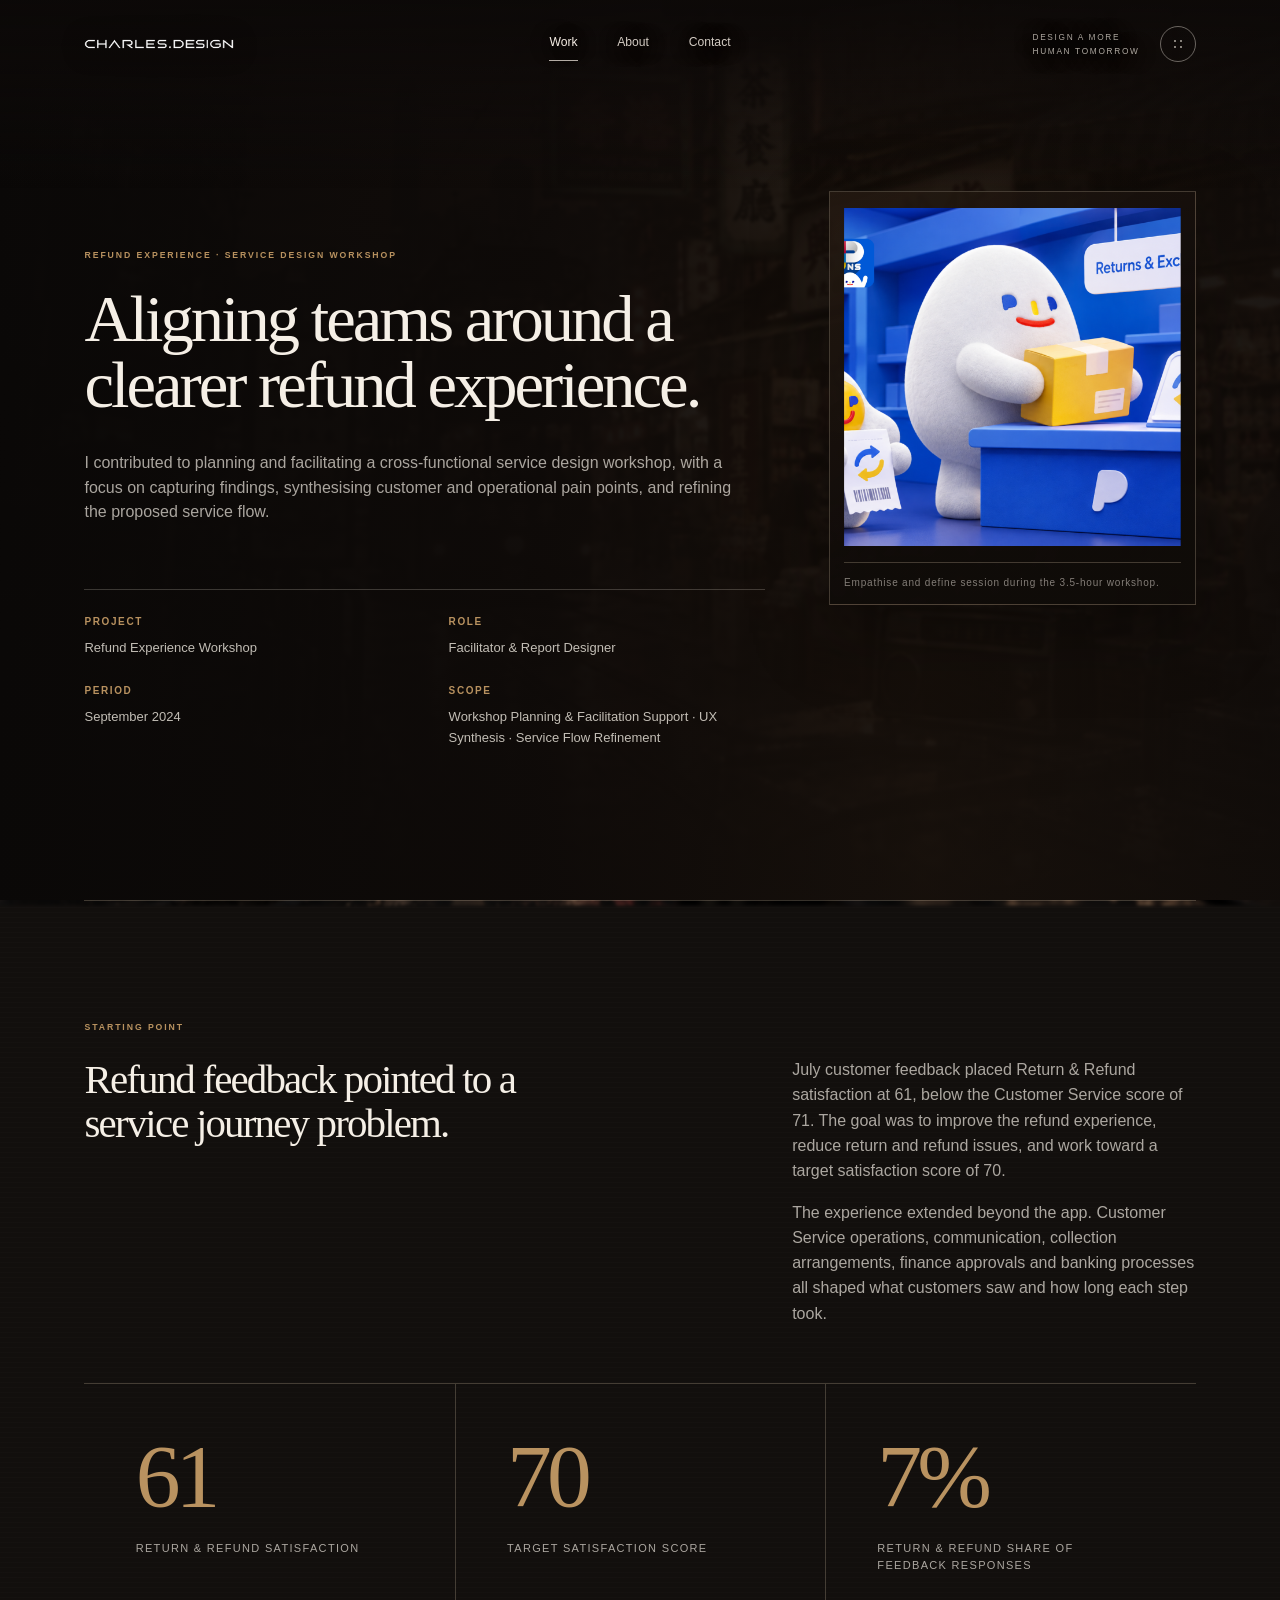
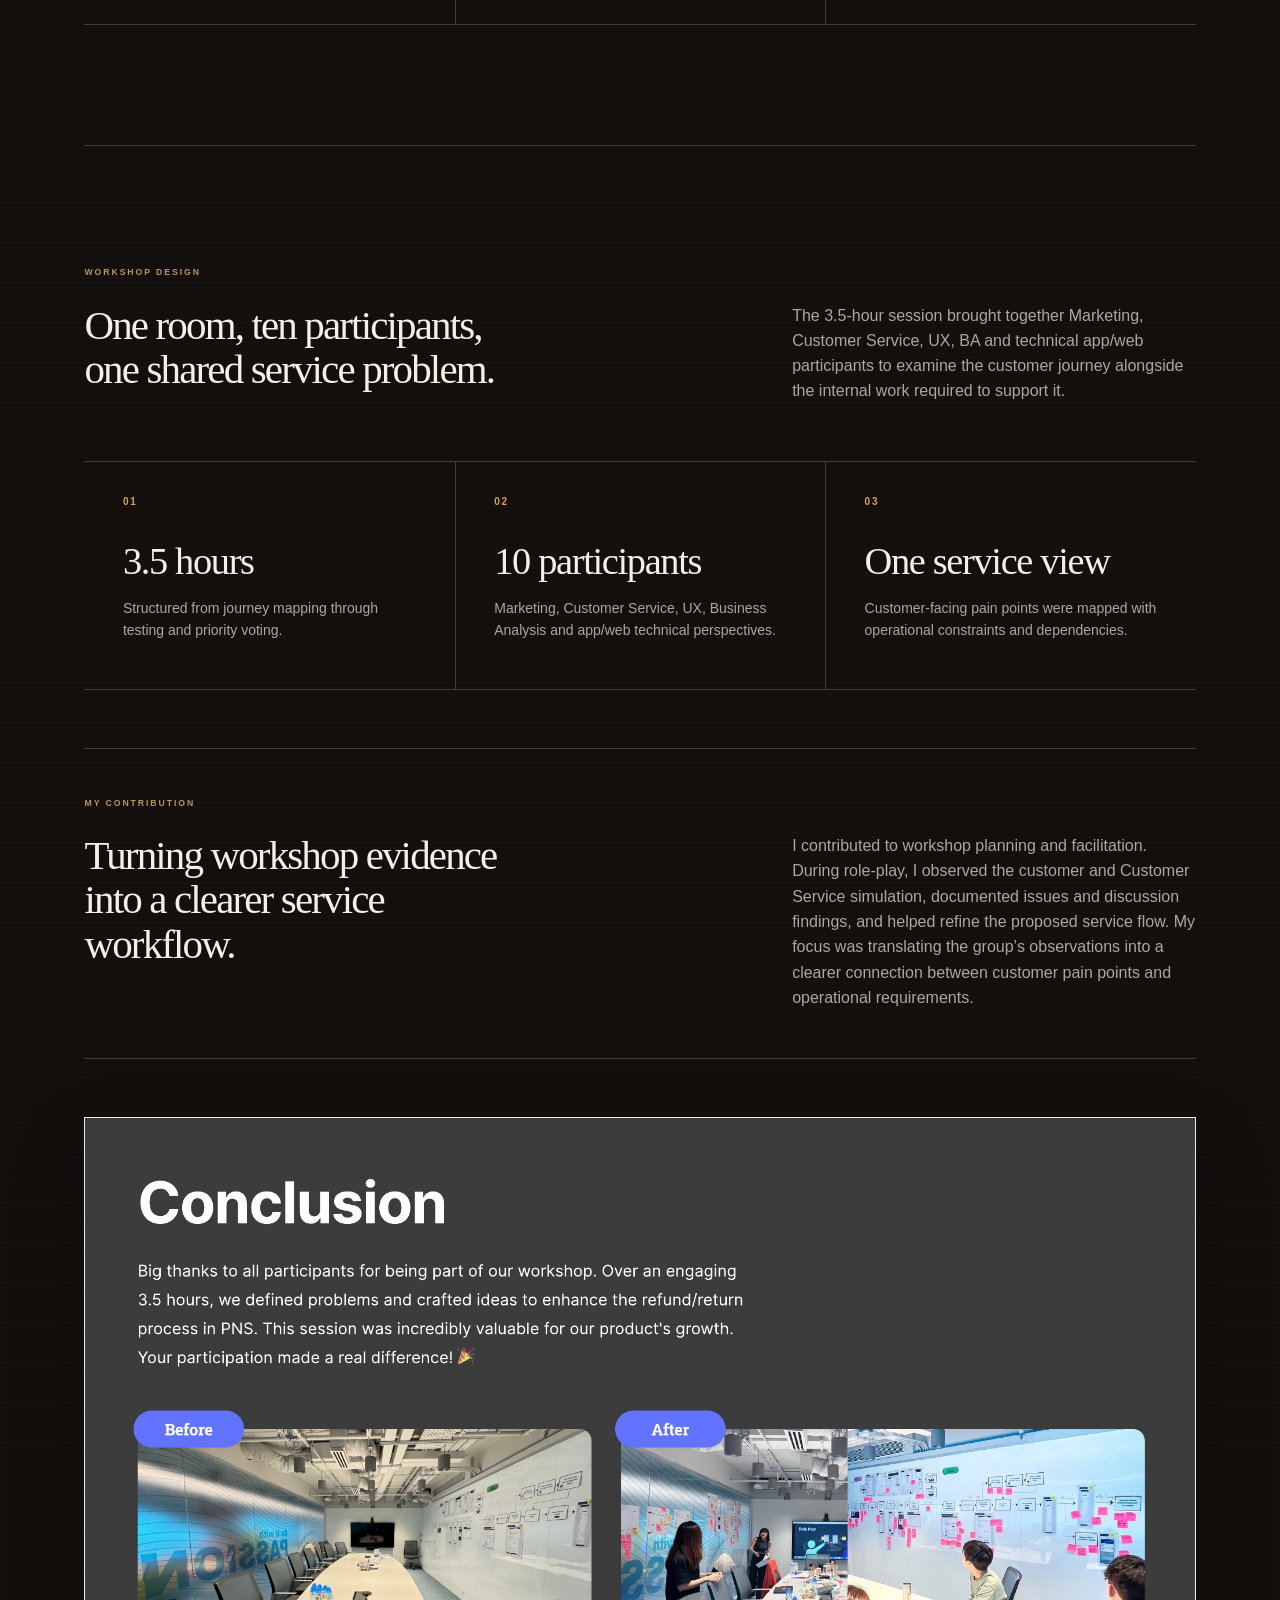
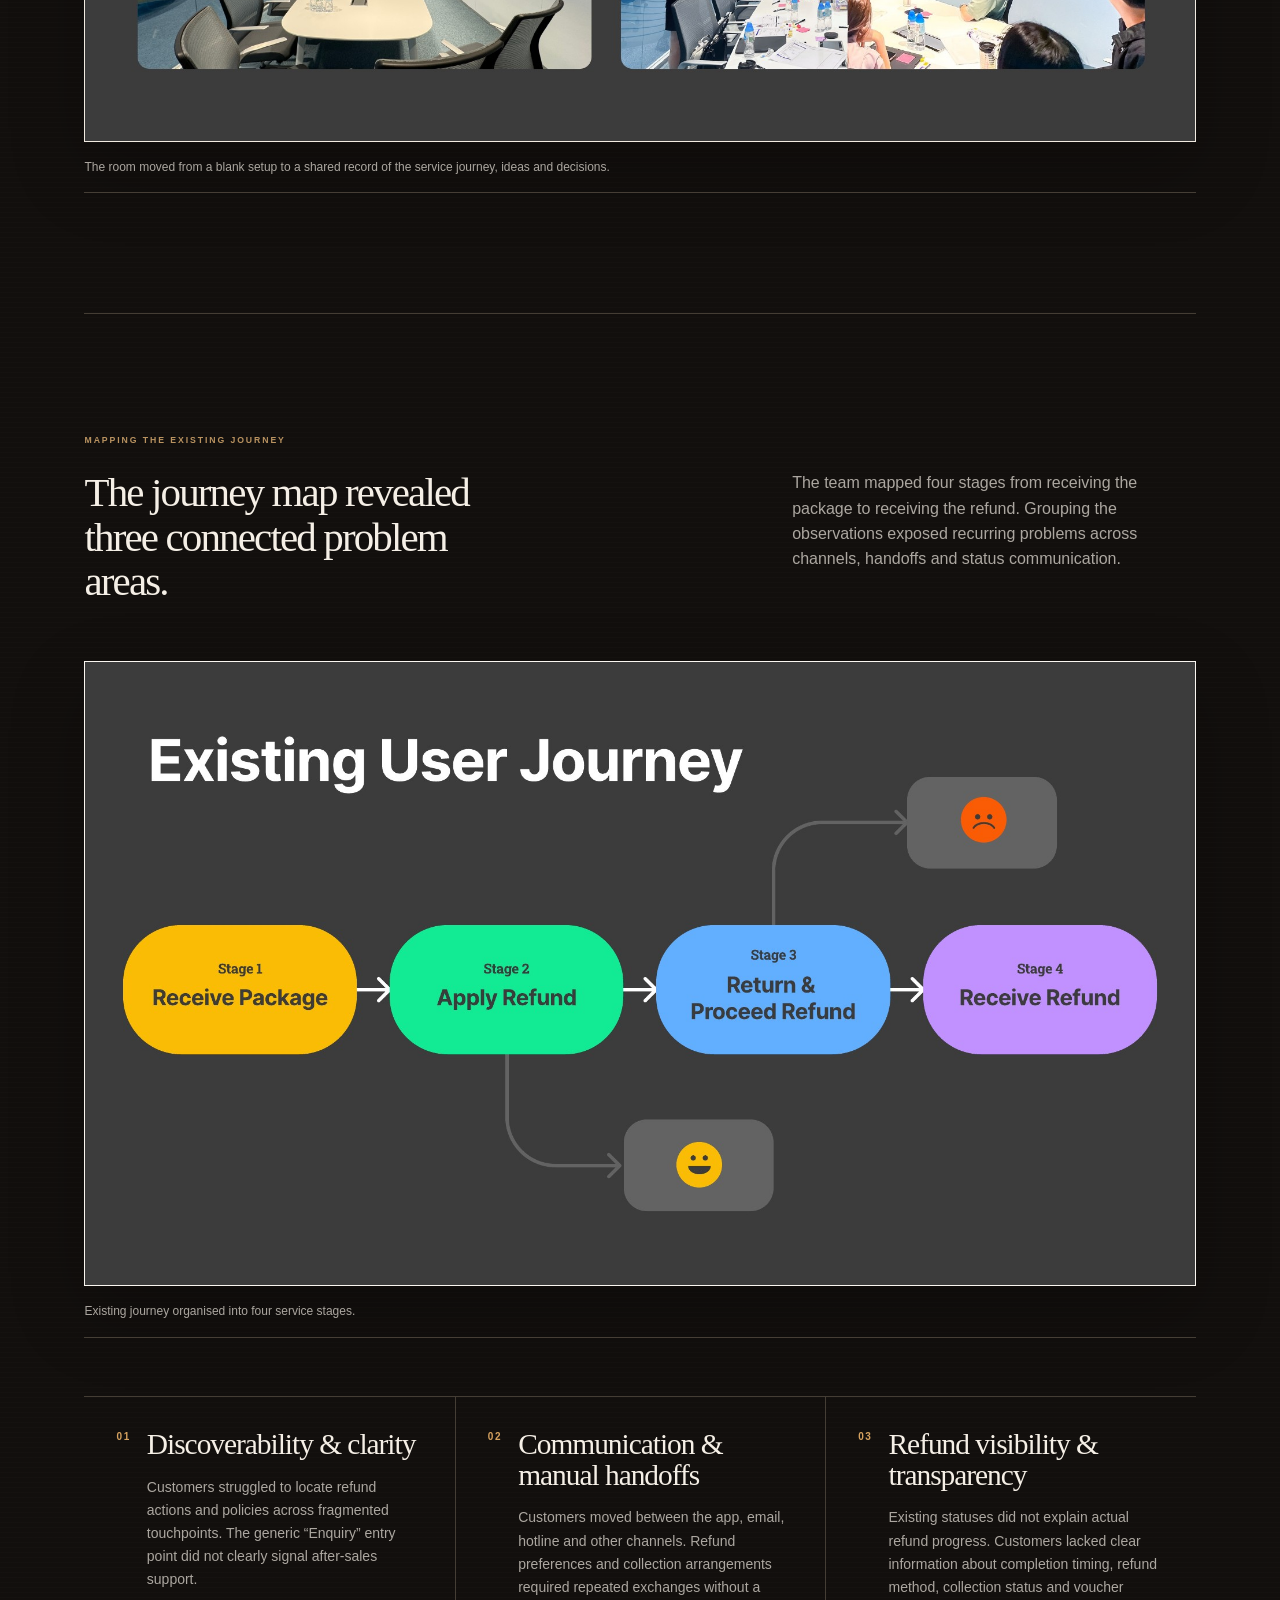
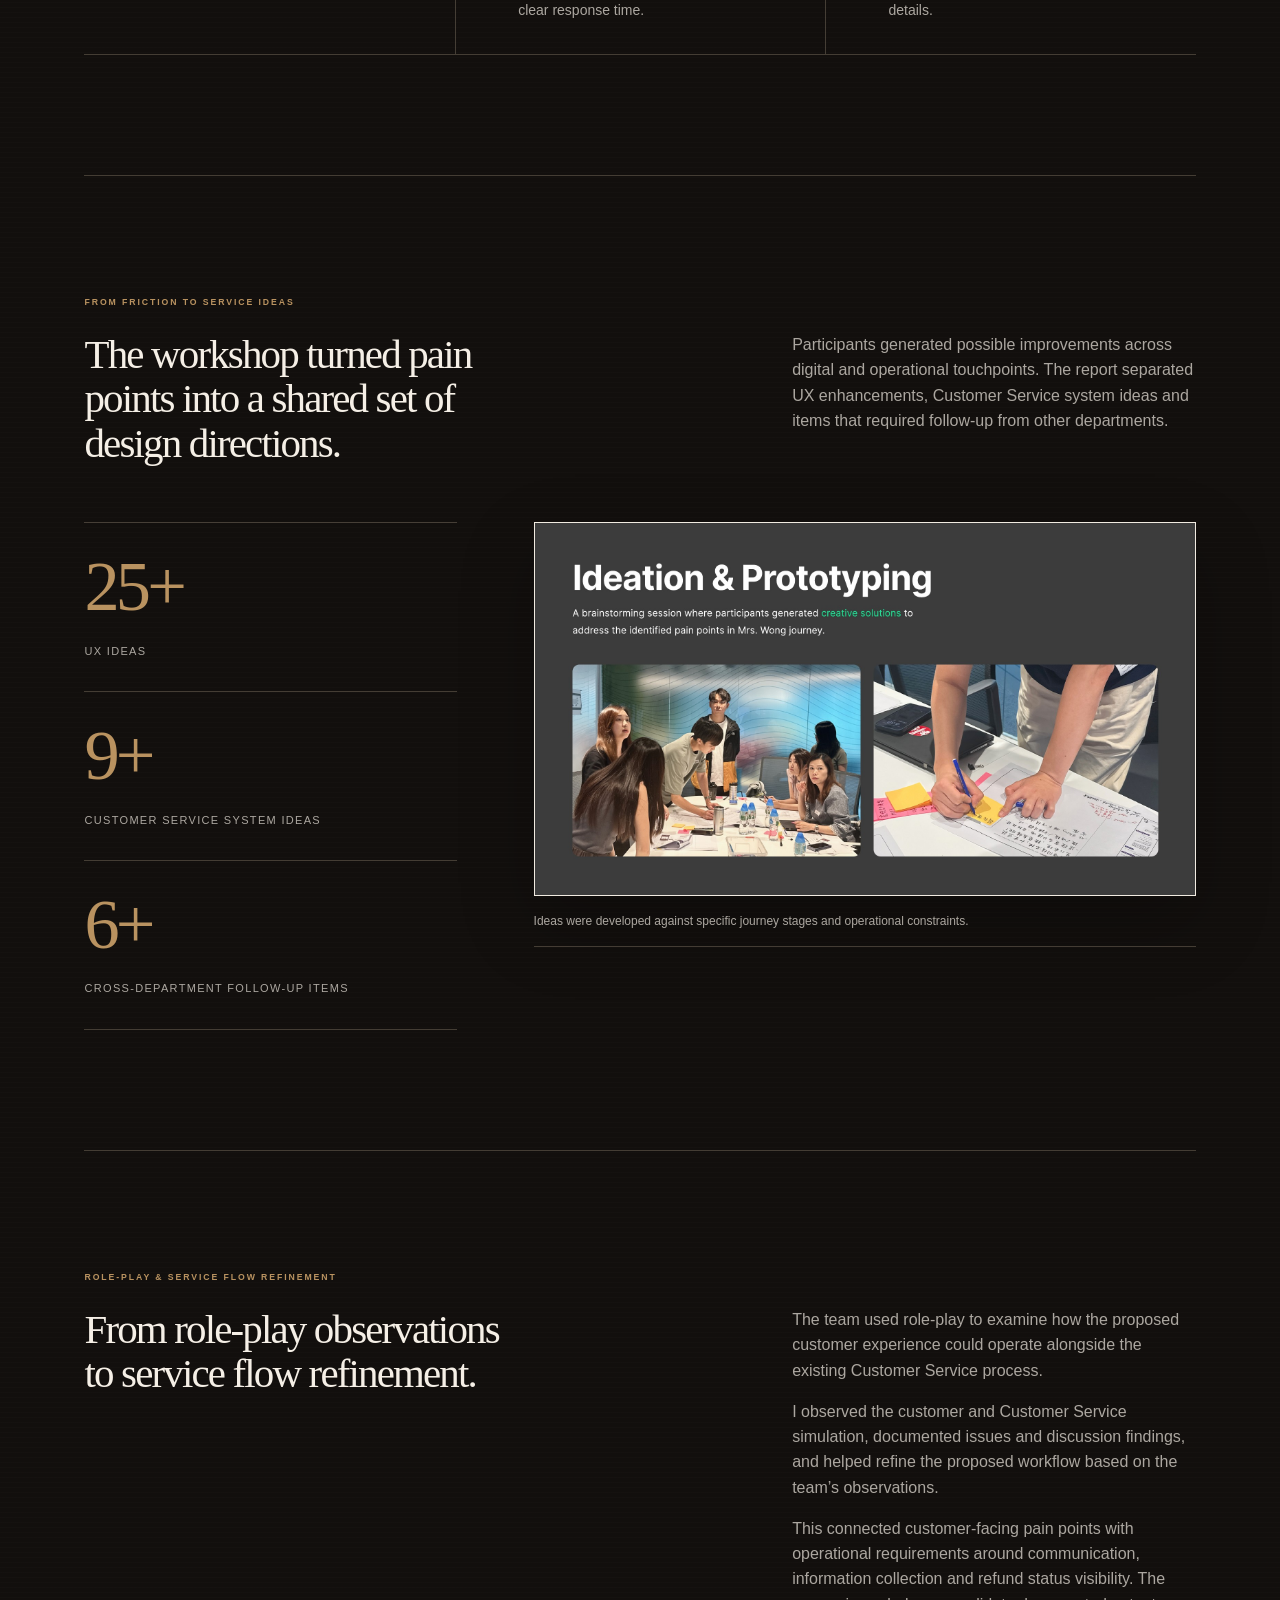
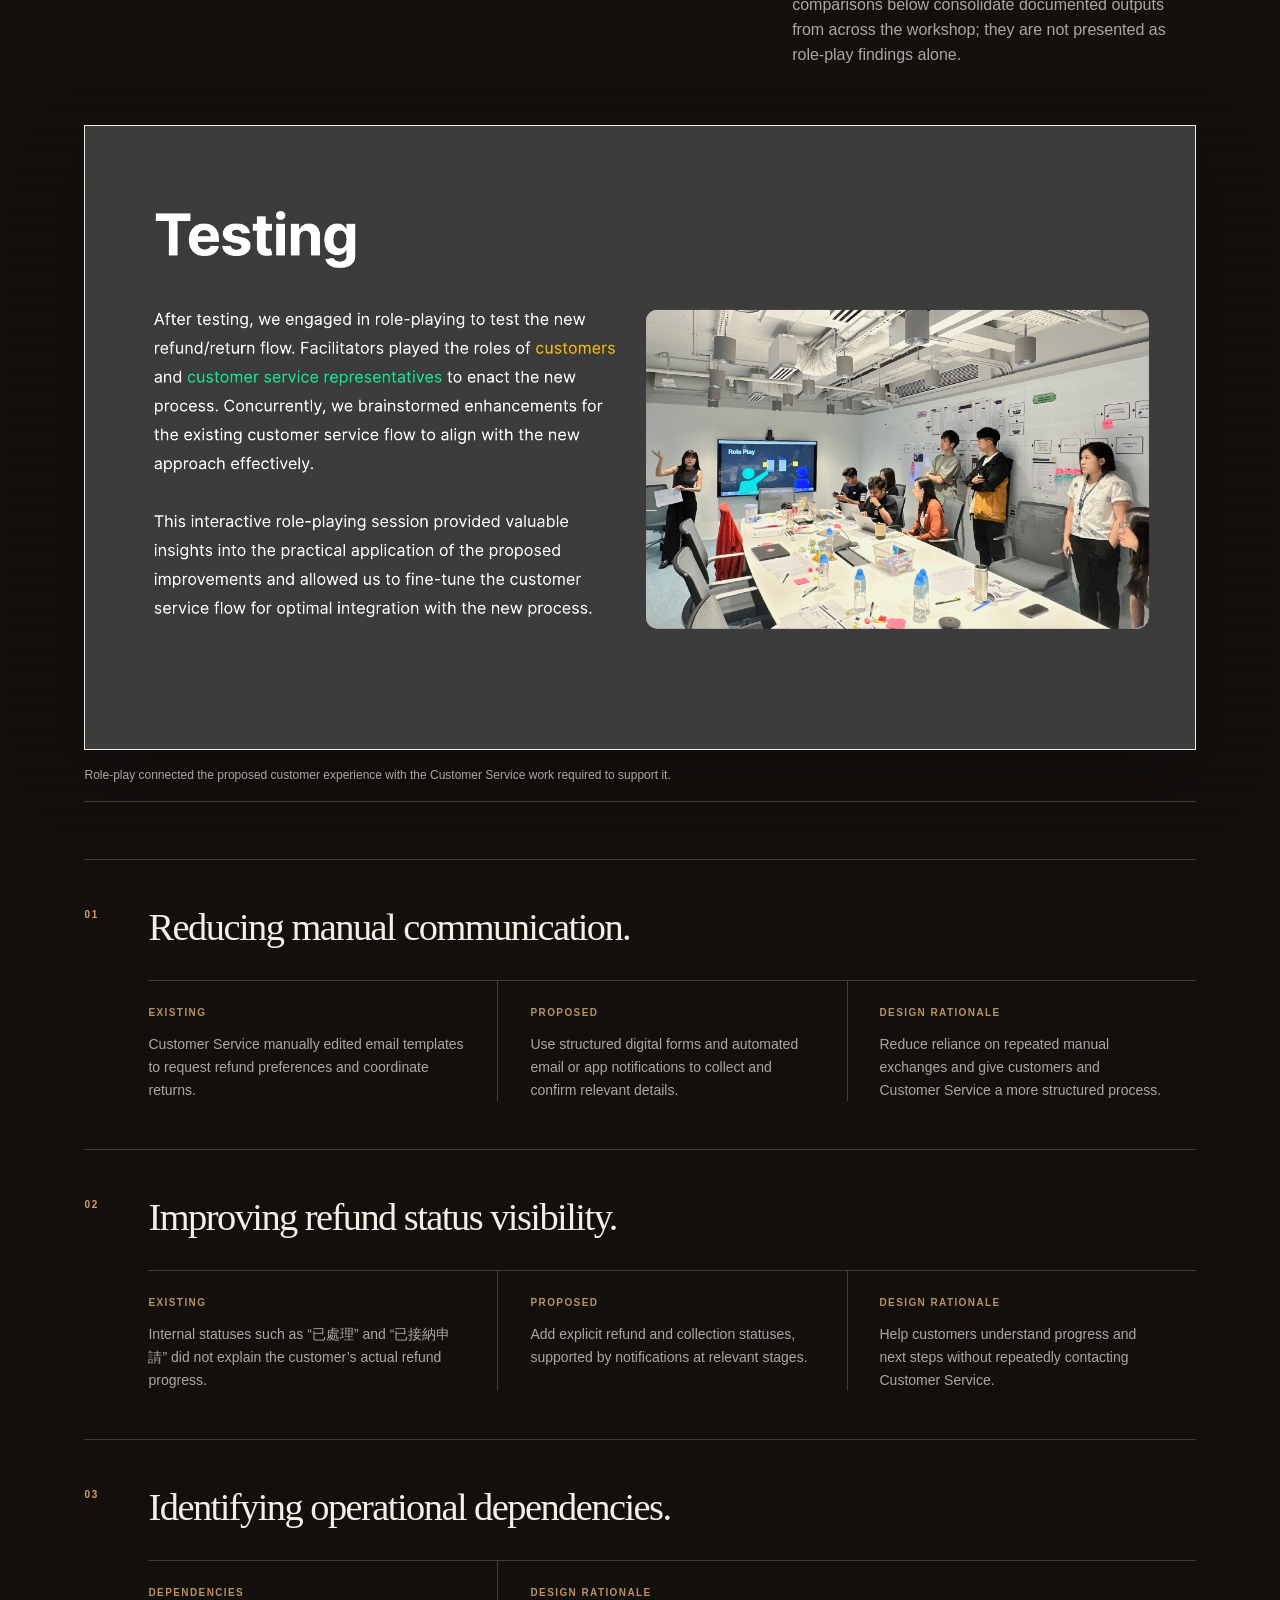
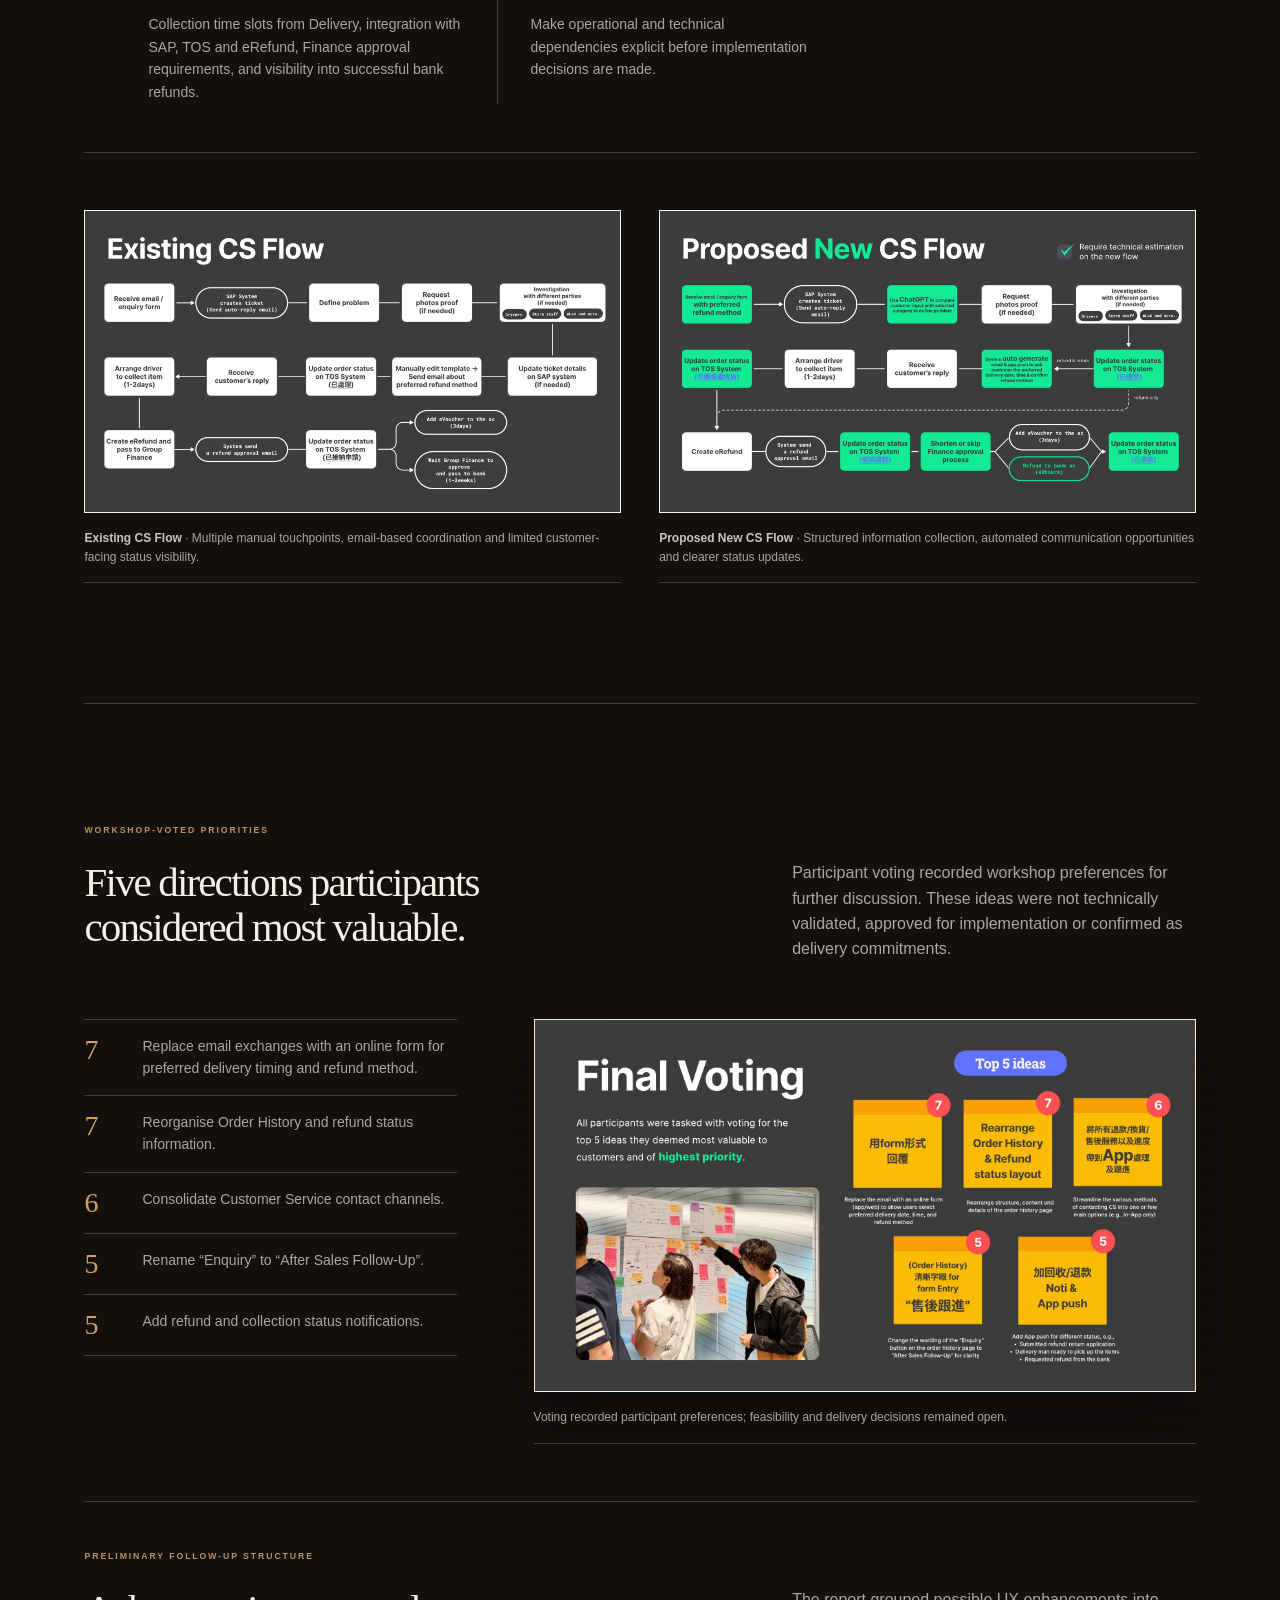
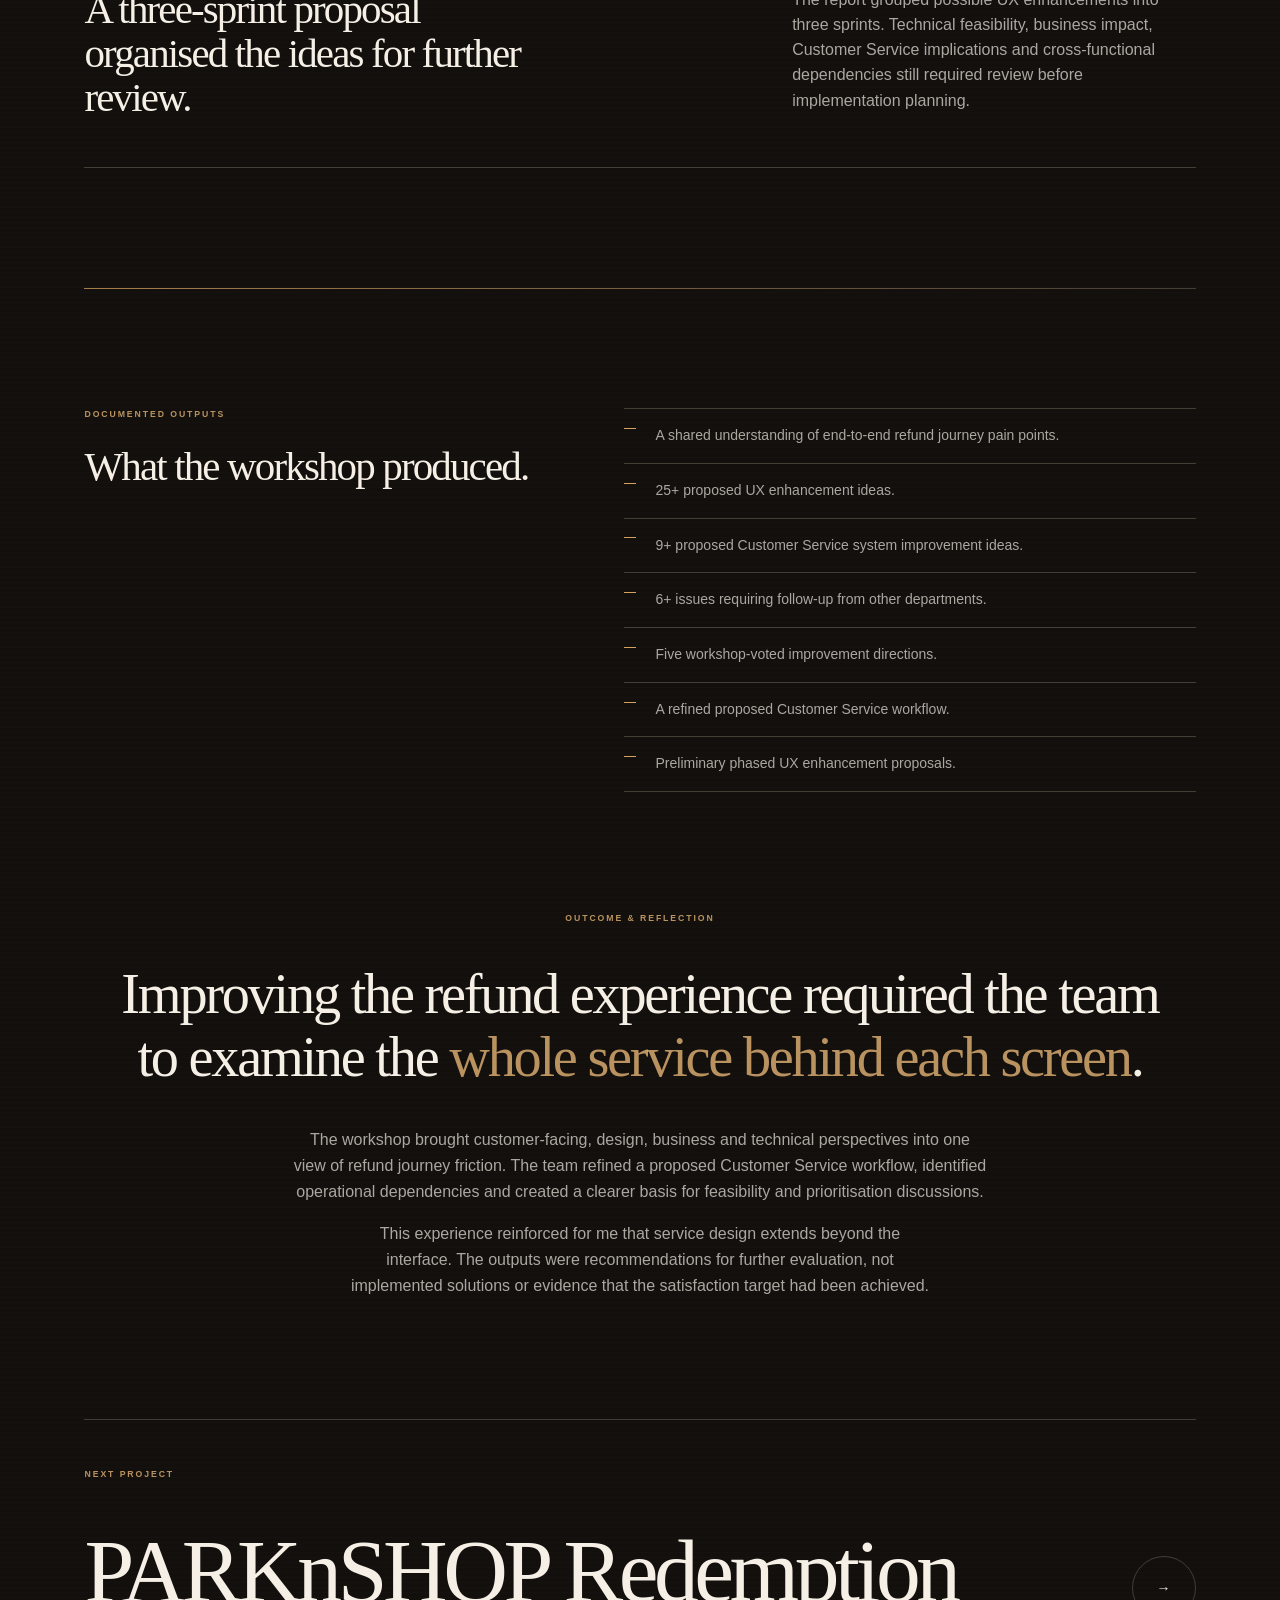
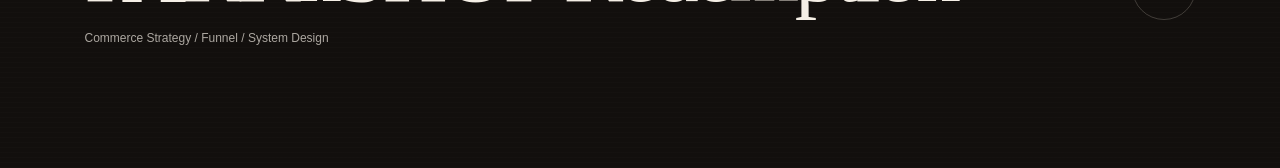
<file: work/refund-workshop/index.html>
<!doctype html>
<html lang="en">
  <head>
    <meta charset="UTF-8" />
    <meta name="viewport" content="width=device-width, initial-scale=1.0" />
    <link rel="icon" href="data:," />
    <meta
      name="description"
      content="Refund Experience Workshop — an end-to-end service design and facilitation case study by Charles Chau."
    />
    <title>Refund Experience Workshop — Charles Chau</title>
    <link rel="stylesheet" href="../../styles/tokens.css?v=20261009light" />
    <link rel="stylesheet" href="../../styles/site-header.css?v=20261009light" />
    <link rel="stylesheet" href="../../styles/case-study.css" />
    <link rel="stylesheet" href="../../styles/editorial-summary.css" />
    <link rel="stylesheet" href="../../styles/refund-workshop-case-study.css" />
  </head>
  <body class="case-study-page refund-workshop-page">
    <a class="skip-link" href="#case-study">Skip to case study</a>
    <site-header active="work" root="../.."></site-header>

    <main id="case-study">
      <header class="case-study-hero refund-hero" aria-labelledby="refund-title">
        <div class="hero-copy">
          <p class="section-kicker">Refund Experience · Service Design Workshop</p>
          <h1 id="refund-title">Aligning teams around a clearer refund experience.</h1>
          <p class="hero-intro">
            I contributed to planning and facilitating a cross-functional service design workshop, with a focus on capturing findings, synthesising customer and operational pain points, and refining the proposed service flow.
          </p>

          <dl class="project-meta" aria-label="Project details">
            <div>
              <dt>Project</dt>
              <dd>Refund Experience Workshop</dd>
            </div>
            <div>
              <dt>Role</dt>
              <dd>Facilitator &amp; Report Designer</dd>
            </div>
            <div>
              <dt>Period</dt>
              <dd>September 2024</dd>
            </div>
            <div>
              <dt>Scope</dt>
              <dd>Workshop Planning &amp; Facilitation Support · UX Synthesis · Service Flow Refinement</dd>
            </div>
          </dl>
        </div>

        <figure class="hero-visual refund-hero-visual">
          <img
            src="../../assets/projects/refund-workshop/thumbnail.png"
            alt="Illustrated refund and return receipt with a parcel."
            width="752"
            height="588"
            fetchpriority="high"
          />
          <figcaption>Empathise and define session during the 3.5-hour workshop.</figcaption>
        </figure>
      </header>

      <section class="case-section refund-starting-point" aria-labelledby="starting-point-title">
        <header class="case-section-heading">
          <p class="section-kicker">Starting point</p>
          <h2 id="starting-point-title" class="case-section-title">Refund feedback pointed to a service journey problem.</h2>
          <div class="case-section-description refund-description-stack">
            <p>July customer feedback placed Return &amp; Refund satisfaction at 61, below the Customer Service score of 71. The goal was to improve the refund experience, reduce return and refund issues, and work toward a target satisfaction score of 70.</p>
            <p>The experience extended beyond the app. Customer Service operations, communication, collection arrangements, finance approvals and banking processes all shaped what customers saw and how long each step took.</p>
          </div>
        </header>

        <dl class="refund-metrics" aria-label="Workshop context">
          <div>
            <dt>61</dt>
            <dd>Return &amp; Refund satisfaction</dd>
          </div>
          <div>
            <dt>70</dt>
            <dd>Target satisfaction score</dd>
          </div>
          <div>
            <dt>7%</dt>
            <dd>Return &amp; Refund share of feedback responses</dd>
          </div>
        </dl>
      </section>

      <section class="case-section refund-workshop-design" aria-labelledby="workshop-design-title">
        <header class="case-section-heading">
          <p class="section-kicker">Workshop design</p>
          <h2 id="workshop-design-title" class="case-section-title">One room, ten participants, one shared service problem.</h2>
          <p class="case-section-description">
            The 3.5-hour session brought together Marketing, Customer Service, UX, BA and technical app/web participants to examine the customer journey alongside the internal work required to support it.
          </p>
        </header>

        <div class="refund-facts" aria-label="Workshop facts">
          <div>
            <span>01</span>
            <strong>3.5 hours</strong>
            <p>Structured from journey mapping through testing and priority voting.</p>
          </div>
          <div>
            <span>02</span>
            <strong>10 participants</strong>
            <p>Marketing, Customer Service, UX, Business Analysis and app/web technical perspectives.</p>
          </div>
          <div>
            <span>03</span>
            <strong>One service view</strong>
            <p>Customer-facing pain points were mapped with operational constraints and dependencies.</p>
          </div>
        </div>

        <aside class="case-section-heading refund-contribution" aria-labelledby="contribution-title">
          <p class="section-kicker">My contribution</p>
          <h3 id="contribution-title" class="case-section-title">Turning workshop evidence into a clearer service workflow.</h3>
          <p class="case-section-description">I contributed to workshop planning and facilitation. During role-play, I observed the customer and Customer Service simulation, documented issues and discussion findings, and helped refine the proposed service flow. My focus was translating the group’s observations into a clearer connection between customer pain points and operational requirements.</p>
        </aside>

        <figure class="refund-media refund-media--wide">
          <img
            src="../../assets/projects/refund-workshop/workshop-before-after.jpg"
            alt="Workshop space before the session and after the walls were filled with mapped journeys and ideas."
            width="1920"
            height="1080"
            loading="lazy"
            decoding="async"
          />
          <figcaption>The room moved from a blank setup to a shared record of the service journey, ideas and decisions.</figcaption>
        </figure>
      </section>

      <section class="case-section refund-journey" aria-labelledby="journey-title">
        <header class="case-section-heading">
          <p class="section-kicker">Mapping the existing journey</p>
          <h2 id="journey-title" class="case-section-title">The journey map revealed three connected problem areas.</h2>
          <p class="case-section-description">
            The team mapped four stages from receiving the package to receiving the refund. Grouping the observations exposed recurring problems across channels, handoffs and status communication.
          </p>
        </header>

        <figure class="refund-media refund-media--paper">
          <img
            src="../../assets/projects/refund-workshop/existing-journey.jpg"
            alt="Four-stage customer refund journey covering package receipt, refund application, return and refund receipt."
            width="1920"
            height="1080"
            loading="lazy"
            decoding="async"
          />
          <figcaption>Existing journey organised into four service stages.</figcaption>
        </figure>

        <ol class="refund-pain-points">
          <li>
            <span>01</span>
            <div>
              <h3>Discoverability &amp; clarity</h3>
              <p>Customers struggled to locate refund actions and policies across fragmented touchpoints. The generic “Enquiry” entry point did not clearly signal after-sales support.</p>
            </div>
          </li>
          <li>
            <span>02</span>
            <div>
              <h3>Communication &amp; manual handoffs</h3>
              <p>Customers moved between the app, email, hotline and other channels. Refund preferences and collection arrangements required repeated exchanges without a clear response time.</p>
            </div>
          </li>
          <li>
            <span>03</span>
            <div>
              <h3>Refund visibility &amp; transparency</h3>
              <p>Existing statuses did not explain actual refund progress. Customers lacked clear information about completion timing, refund method, collection status and voucher details.</p>
            </div>
          </li>
        </ol>
      </section>

      <section class="case-section refund-ideation" aria-labelledby="ideation-title">
        <header class="case-section-heading">
          <p class="section-kicker">From friction to service ideas</p>
          <h2 id="ideation-title" class="case-section-title">The workshop turned pain points into a shared set of design directions.</h2>
          <p class="case-section-description">
            Participants generated possible improvements across digital and operational touchpoints. The report separated UX enhancements, Customer Service system ideas and items that required follow-up from other departments.
          </p>
        </header>

        <div class="refund-output-grid">
          <dl class="refund-output-counts">
            <div>
              <dt>25+</dt>
              <dd>UX ideas</dd>
            </div>
            <div>
              <dt>9+</dt>
              <dd>Customer Service system ideas</dd>
            </div>
            <div>
              <dt>6+</dt>
              <dd>Cross-department follow-up items</dd>
            </div>
          </dl>
          <figure class="refund-media refund-media--compact">
            <img
              src="../../assets/projects/refund-workshop/ideation.jpg"
              alt="Workshop participants developing and grouping service ideas around the refund journey."
              width="1920"
              height="1080"
              loading="lazy"
              decoding="async"
            />
            <figcaption>Ideas were developed against specific journey stages and operational constraints.</figcaption>
          </figure>
        </div>
      </section>

      <section class="case-section refund-testing" aria-labelledby="testing-title">
        <header class="case-section-heading">
          <p class="section-kicker">Role-play &amp; service flow refinement</p>
          <h2 id="testing-title" class="case-section-title">From role-play observations to service flow refinement.</h2>
          <div class="case-section-description refund-description-stack">
            <p>The team used role-play to examine how the proposed customer experience could operate alongside the existing Customer Service process.</p>
            <p>I observed the customer and Customer Service simulation, documented issues and discussion findings, and helped refine the proposed workflow based on the team’s observations.</p>
            <p>This connected customer-facing pain points with operational requirements around communication, information collection and refund status visibility. The comparisons below consolidate documented outputs from across the workshop; they are not presented as role-play findings alone.</p>
          </div>
        </header>

        <figure class="refund-media refund-media--wide">
          <img
            src="../../assets/projects/refund-workshop/roleplay-testing.jpg"
            alt="Facilitators role-playing customer and Customer Service interactions during workshop testing."
            width="1920"
            height="1080"
            loading="lazy"
            decoding="async"
          />
          <figcaption>Role-play connected the proposed customer experience with the Customer Service work required to support it.</figcaption>
        </figure>

        <div class="refund-service-improvements" aria-label="Documented service flow improvements">
          <article>
            <span class="refund-service-improvements__index">01</span>
            <div class="refund-service-improvements__content">
              <h3>Reducing manual communication.</h3>
              <dl>
                <div>
                  <dt>Existing</dt>
                  <dd>Customer Service manually edited email templates to request refund preferences and coordinate returns.</dd>
                </div>
                <div>
                  <dt>Proposed</dt>
                  <dd>Use structured digital forms and automated email or app notifications to collect and confirm relevant details.</dd>
                </div>
                <div>
                  <dt>Design rationale</dt>
                  <dd>Reduce reliance on repeated manual exchanges and give customers and Customer Service a more structured process.</dd>
                </div>
              </dl>
            </div>
          </article>

          <article>
            <span class="refund-service-improvements__index">02</span>
            <div class="refund-service-improvements__content">
              <h3>Improving refund status visibility.</h3>
              <dl>
                <div>
                  <dt>Existing</dt>
                  <dd>Internal statuses such as “已處理” and “已接納申請” did not explain the customer’s actual refund progress.</dd>
                </div>
                <div>
                  <dt>Proposed</dt>
                  <dd>Add explicit refund and collection statuses, supported by notifications at relevant stages.</dd>
                </div>
                <div>
                  <dt>Design rationale</dt>
                  <dd>Help customers understand progress and next steps without repeatedly contacting Customer Service.</dd>
                </div>
              </dl>
            </div>
          </article>

          <article>
            <span class="refund-service-improvements__index">03</span>
            <div class="refund-service-improvements__content">
              <h3>Identifying operational dependencies.</h3>
              <dl>
                <div>
                  <dt>Dependencies</dt>
                  <dd>Collection time slots from Delivery, integration with SAP, TOS and eRefund, Finance approval requirements, and visibility into successful bank refunds.</dd>
                </div>
                <div>
                  <dt>Design rationale</dt>
                  <dd>Make operational and technical dependencies explicit before implementation decisions are made.</dd>
                </div>
              </dl>
            </div>
          </article>
        </div>

        <div class="refund-flow-comparison">
          <figure class="refund-media refund-media--paper">
            <a class="refund-media__zoom" href="../../assets/projects/refund-workshop/existing-service-flow.jpg" target="_blank" rel="noopener" aria-label="Open the Existing Customer Service flow at full size">
              <img
                src="../../assets/projects/refund-workshop/existing-service-flow.jpg"
                alt="Existing Customer Service refund flow with manual handoffs and email communication."
                width="1920"
                height="1080"
                loading="lazy"
                decoding="async"
              />
              <span>Open full-size</span>
            </a>
            <figcaption><strong>Existing CS Flow</strong> · Multiple manual touchpoints, email-based coordination and limited customer-facing status visibility.</figcaption>
          </figure>
          <figure class="refund-media refund-media--paper">
            <a class="refund-media__zoom" href="../../assets/projects/refund-workshop/proposed-service-flow.jpg" target="_blank" rel="noopener" aria-label="Open the Proposed New Customer Service flow at full size">
              <img
                src="../../assets/projects/refund-workshop/proposed-service-flow.jpg"
                alt="Proposed Customer Service refund flow with clearer customer inputs and service status."
                width="1920"
                height="1080"
                loading="lazy"
                decoding="async"
              />
              <span>Open full-size</span>
            </a>
            <figcaption><strong>Proposed New CS Flow</strong> · Structured information collection, automated communication opportunities and clearer status updates.</figcaption>
          </figure>
        </div>
      </section>

      <section class="case-section refund-priority" aria-labelledby="priority-title">
        <header class="case-section-heading">
          <p class="section-kicker">Workshop-voted priorities</p>
          <h2 id="priority-title" class="case-section-title">Five directions participants considered most valuable.</h2>
          <p class="case-section-description">
            Participant voting recorded workshop preferences for further discussion. These ideas were not technically validated, approved for implementation or confirmed as delivery commitments.
          </p>
        </header>

        <div class="refund-priority-layout">
          <ol class="refund-priority-list">
            <li><span>7</span><p>Replace email exchanges with an online form for preferred delivery timing and refund method.</p></li>
            <li><span>7</span><p>Reorganise Order History and refund status information.</p></li>
            <li><span>6</span><p>Consolidate Customer Service contact channels.</p></li>
            <li><span>5</span><p>Rename “Enquiry” to “After Sales Follow-Up”.</p></li>
            <li><span>5</span><p>Add refund and collection status notifications.</p></li>
          </ol>
          <figure class="refund-media refund-media--compact">
            <img
              src="../../assets/projects/refund-workshop/priority-voting.jpg"
              alt="Workshop participants voting on the proposed refund service ideas."
              width="1920"
              height="1080"
              loading="lazy"
              decoding="async"
            />
            <figcaption>Voting recorded participant preferences; feasibility and delivery decisions remained open.</figcaption>
          </figure>
        </div>

        <aside class="case-section-heading refund-roadmap-note" aria-labelledby="roadmap-note-title">
          <p class="section-kicker">Preliminary follow-up structure</p>
          <h3 id="roadmap-note-title" class="case-section-title">A three-sprint proposal organised the ideas for further review.</h3>
          <p class="case-section-description">The report grouped possible UX enhancements into three sprints. Technical feasibility, business impact, Customer Service implications and cross-functional dependencies still required review before implementation planning.</p>
        </aside>
      </section>

      <section class="case-section conclusion-section" aria-labelledby="reflection-title">
        <div class="refund-documented-outputs" aria-labelledby="outputs-title">
          <div>
            <p class="section-kicker">Documented outputs</p>
            <h2 id="outputs-title" class="case-section-title">What the workshop produced.</h2>
          </div>
          <ul>
            <li>A shared understanding of end-to-end refund journey pain points.</li>
            <li>25+ proposed UX enhancement ideas.</li>
            <li>9+ proposed Customer Service system improvement ideas.</li>
            <li>6+ issues requiring follow-up from other departments.</li>
            <li>Five workshop-voted improvement directions.</li>
            <li>A refined proposed Customer Service workflow.</li>
            <li>Preliminary phased UX enhancement proposals.</li>
          </ul>
        </div>

        <div class="editorial-summary editorial-summary--final">
          <div class="editorial-summary__inner">
            <span class="editorial-summary__rule" aria-hidden="true"></span>
            <p class="editorial-summary__eyebrow">Outcome &amp; reflection</p>
            <h2 id="reflection-title" class="editorial-summary__statement">
              Improving the refund experience required the team to examine the
              <span class="editorial-summary__accent">whole service behind each screen</span>.
            </h2>
            <div class="editorial-summary__support">
              <p>
                The workshop brought customer-facing, design, business and technical perspectives into one view of refund journey friction. The team refined a proposed Customer Service workflow, identified operational dependencies and created a clearer basis for feasibility and prioritisation discussions.
              </p>
              <p>
                This experience reinforced for me that service design extends beyond the interface. The outputs were recommendations for further evaluation, not implemented solutions or evidence that the satisfaction target had been achieved.
              </p>
            </div>
          </div>
        </div>
      </section>

      <nav class="next-project" aria-label="Project navigation">
        <p class="section-kicker">Next project</p>
        <a href="../parknshop-redemption/index.html">
          <span>
            <strong>PARKnSHOP Redemption</strong>
            <small>Commerce Strategy / Funnel / System Design</small>
          </span>
          <i aria-hidden="true">&#8594;</i>
        </a>
      </nav>
    </main>

    <script src="../../site-header.js?v=20261009light" defer></script>
    <script src="../../case-study.js" defer></script>
  </body>
</html>
</file>
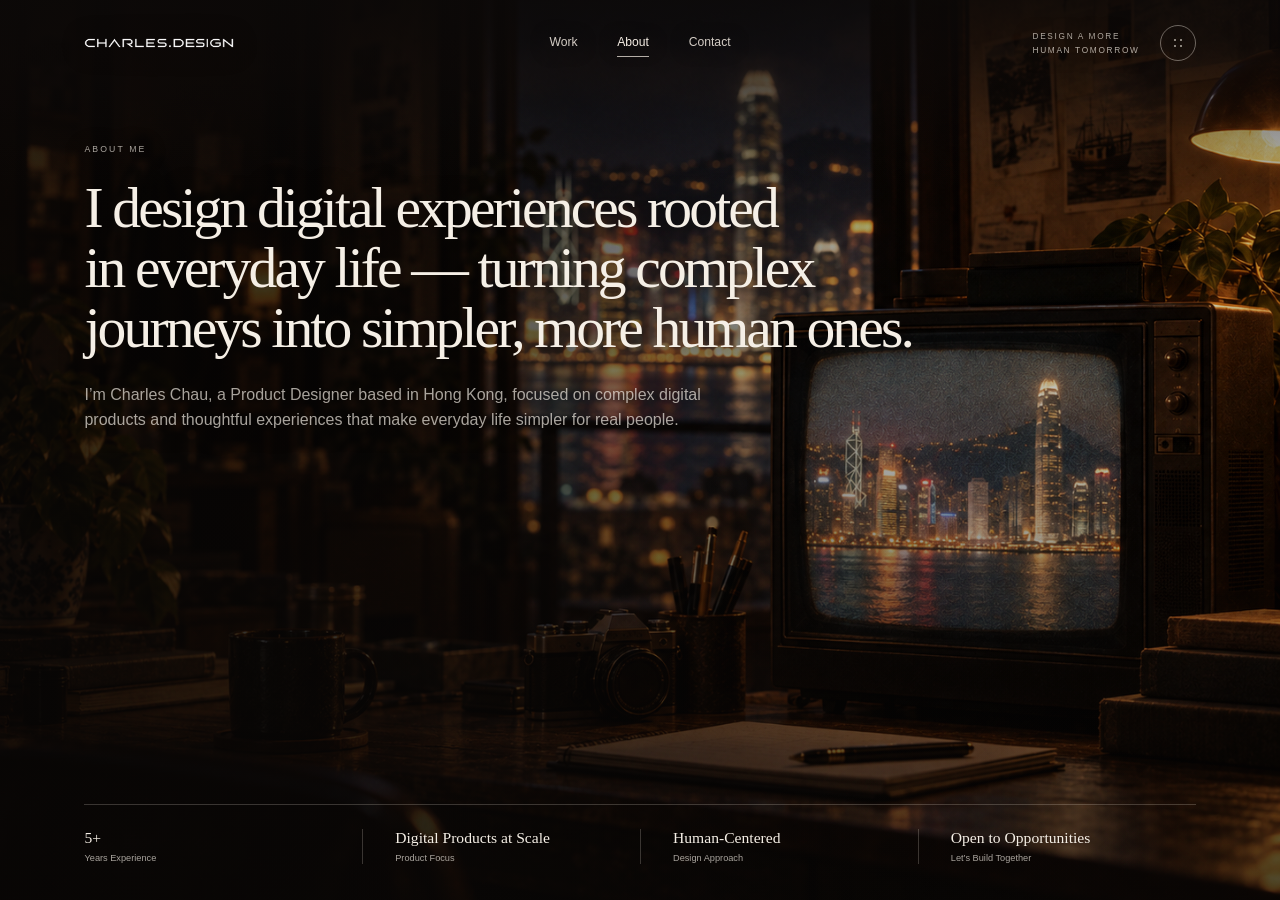
<file: about.html>
<!doctype html>
<html lang="en">
  <head>
    <meta charset="UTF-8" />
    <meta name="viewport" content="width=device-width, initial-scale=1.0" />
    <meta name="theme-color" content="#120f0d" />
    <link rel="icon" href="data:," />
    <meta
      name="description"
      content="About Charles Chau, a Product Designer in Hong Kong creating thoughtful, human digital experiences."
    />
    <title>About — Charles Chau</title>
    <link rel="stylesheet" href="styles/tokens.css?v=20261009light" />
    <link rel="stylesheet" href="styles/site-header.css?v=20261009light" />
    <link rel="stylesheet" href="styles/about.css" />
  </head>
  <body>
    <main class="about-hero" id="about">
      <div class="about-art" aria-hidden="true">
        <img
          src="assets/about/about-room.png"
          alt=""
          width="1448"
          height="1086"
          fetchpriority="high"
        />
        <div class="about-art__grade"></div>
        <div class="about-art__grain"></div>
      </div>

      <site-header active="about"></site-header>

      <section class="about-copy" aria-labelledby="about-title">
        <p class="about-eyebrow">About Me</p>
        <h1 id="about-title">
          I design digital experiences rooted in everyday life — turning complex journeys into simpler,
          more human ones.
        </h1>
        <p class="about-summary">
          I’m Charles Chau, a Product Designer based in Hong Kong, focused on complex digital products
          and thoughtful experiences that make everyday life simpler for real people.
        </p>
      </section>

      <section class="about-stats" aria-label="Profile highlights">
        <div class="about-stat">
          <strong>5+</strong>
          <span>Years Experience</span>
        </div>
        <div class="about-stat">
          <strong>Digital Products at Scale</strong>
          <span>Product Focus</span>
        </div>
        <div class="about-stat">
          <strong>Human-Centered</strong>
          <span>Design Approach</span>
        </div>
        <div class="about-stat">
          <strong>Open to Opportunities</strong>
          <span>Let’s Build Together</span>
        </div>
      </section>
    </main>

    <script src="site-header.js?v=20261009light"></script>
  </body>
</html>
</file>
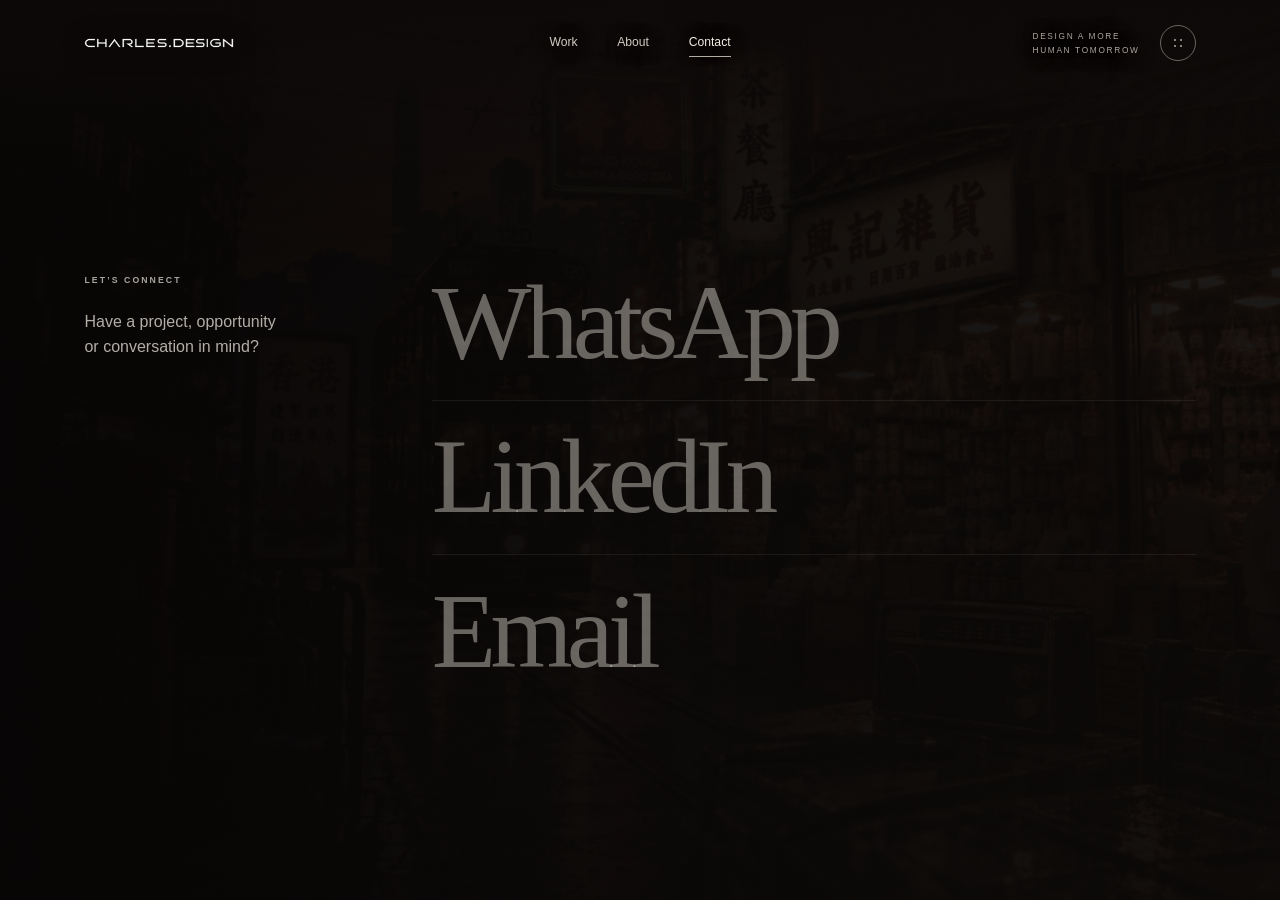
<file: contact.html>
<!doctype html>
<html lang="en">
  <head>
    <meta charset="UTF-8" />
    <meta name="viewport" content="width=device-width, initial-scale=1.0" />
    <meta name="theme-color" content="#120f0d" />
    <link rel="icon" href="data:," />
    <meta
      name="description"
      content="Connect with Charles Chau about product design opportunities, projects and conversations."
    />
    <title>Contact — Charles Chau</title>
    <link rel="stylesheet" href="styles/tokens.css?v=20261009light" />
    <link rel="stylesheet" href="styles/site-header.css?v=20261009light" />
    <link rel="stylesheet" href="styles/contact.css" />
  </head>
  <body>
    <main class="contact-page" id="contact">
      <div class="contact-backdrop" aria-hidden="true"></div>
      <div class="contact-grain" aria-hidden="true"></div>

      <site-header active="contact"></site-header>

      <section class="contact-content" aria-labelledby="contact-title">
        <header class="contact-intro">
          <p class="contact-eyebrow">Let&rsquo;s connect</p>
          <h1 id="contact-title">Have a project, opportunity or conversation in mind?</h1>
        </header>

        <ul class="contact-links" aria-label="Contact methods">
          <li>
            <a
              href="https://wa.me/85261832914"
              target="_blank"
              rel="noopener noreferrer"
            >WhatsApp</a>
          </li>
          <li>
            <a
              href="https://www.linkedin.com/in/yiu-ho-chau-556b82239/?isSelfProfile=true"
              target="_blank"
              rel="noopener noreferrer"
            >LinkedIn</a>
          </li>
          <li>
            <button
              class="contact-link contact-link--email"
              type="button"
              data-email-copy="yiuhochau@gmail.com"
              aria-label="Copy email address yiuhochau@gmail.com"
              aria-describedby="email-copy-status"
            >
              <span class="contact-link__label">Email</span>
              <span class="contact-link__detail">yiuhochau@gmail.com</span>
            </button>
          </li>
        </ul>
        <p class="contact-copy-status" id="email-copy-status" aria-live="polite"></p>
      </section>
    </main>

    <script src="site-header.js?v=20261009light"></script>
    <script src="contact.js"></script>
  </body>
</html>
</file>
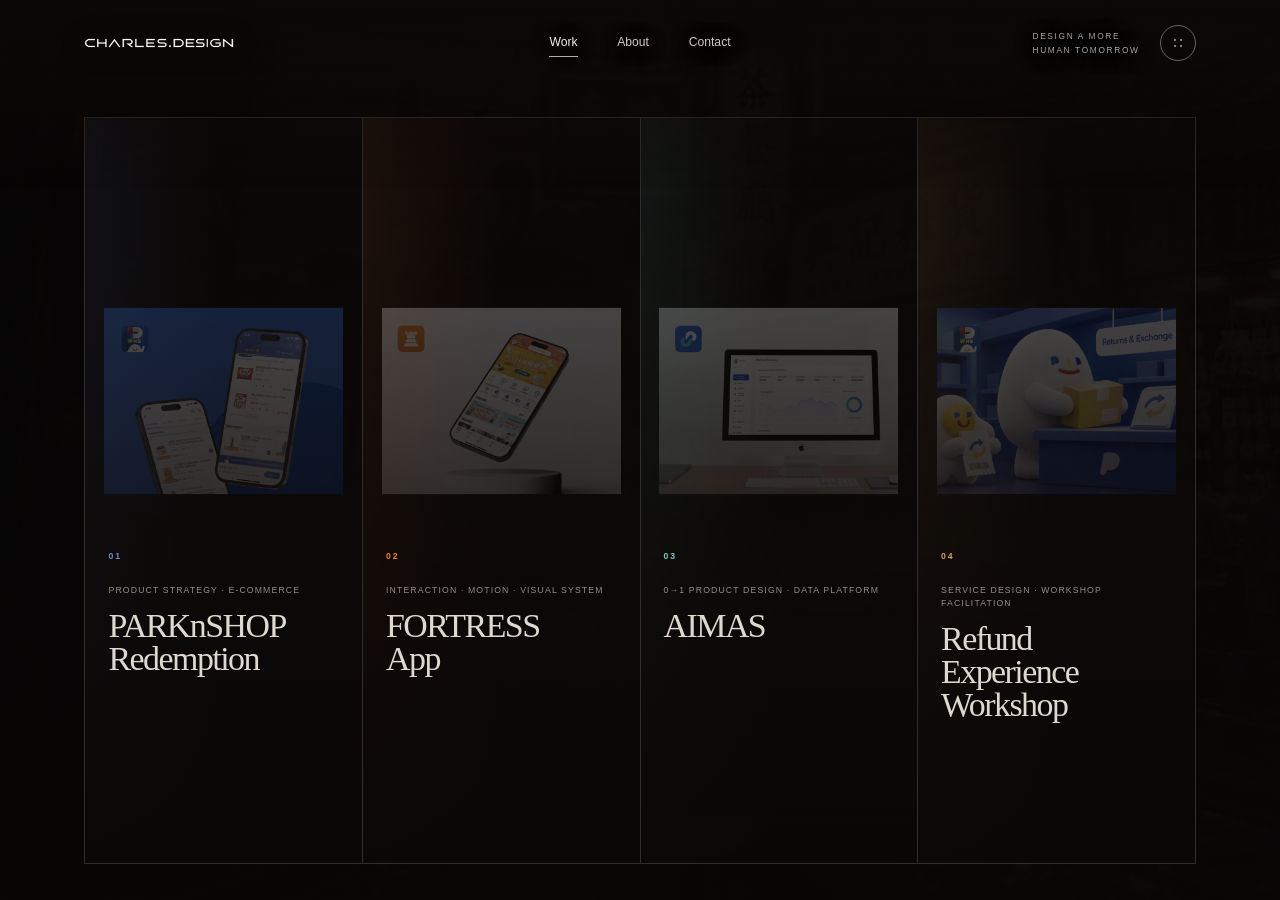
<file: work.html>
<!doctype html>
<html lang="en">
  <head>
    <meta charset="UTF-8" />
    <meta name="viewport" content="width=device-width, initial-scale=1.0" />
    <meta name="theme-color" content="#120f0d" />
    <link rel="icon" href="data:," />
    <meta
      name="description"
      content="Selected product design work by Charles Chau across e-commerce, interaction design, complex platforms and service design."
    />
    <title>Work — Charles Chau</title>
    <link rel="stylesheet" href="styles/tokens.css?v=20261009light" />
    <link rel="stylesheet" href="styles/site-header.css?v=20261009light" />
    <link rel="stylesheet" href="styles/work.css?v=20261009light" />
  </head>
  <body>
    <main class="work-page" id="work">
      <div class="work-backdrop" aria-hidden="true"></div>
      <div class="work-grain" aria-hidden="true"></div>

      <site-header active="work"></site-header>

      <section class="work-shell" aria-labelledby="work-title">
        <h1 class="visually-hidden" id="work-title">Work — Project listing</h1>

        <div class="work-panels">
          <article class="work-panel work-panel--parknshop">
            <a class="work-panel__link" href="work/parknshop-redemption/index.html">
              <figure class="work-panel__media">
                <img
                  src="assets/projects/parknshop-redemption/hero-devices.png"
                  alt="PARKnSHOP redemption experience shown across two mobile screens."
                  width="752"
                  height="588"
                />
              </figure>
              <div class="work-panel__shade" aria-hidden="true"></div>
              <div class="work-panel__content">
                <span class="work-panel__index">01</span>
                <div class="work-panel__heading">
                  <p class="work-panel__descriptor">Product Strategy · E-commerce</p>
                  <h2>PARKnSHOP Redemption</h2>
                </div>
                <div class="work-panel__reveal">
                  <p>Redesigning redemption as a contextual attachment system across PDP, promotion discovery and Cart.</p>
                  <span class="work-panel__action">View Project <b aria-hidden="true">→</b></span>
                </div>
              </div>
            </a>
          </article>

          <article class="work-panel work-panel--fortress">
            <a class="work-panel__link" href="work/fortress-app/index.html">
              <figure class="work-panel__media">
                <img
                  src="assets/projects/fortress/thumbnail.png"
                  alt="FORTRESS mobile app presented on an angled phone display."
                  width="1504"
                  height="1176"
                />
              </figure>
              <div class="work-panel__shade" aria-hidden="true"></div>
              <div class="work-panel__content">
                <span class="work-panel__index">02</span>
                <div class="work-panel__heading">
                  <p class="work-panel__descriptor">Interaction · Motion · Visual System</p>
                  <h2>FORTRESS App</h2>
                </div>
                <div class="work-panel__reveal">
                  <p>Improving key product moments through interaction design, motion and a more consistent visual language.</p>
                  <span class="work-panel__action">View Project <b aria-hidden="true">→</b></span>
                </div>
              </div>
            </a>
          </article>

          <article class="work-panel work-panel--aimas">
            <a class="work-panel__link" href="work/aimas/index.html">
              <figure class="work-panel__media">
                <img
                  src="assets/projects/aimas/hero.png"
                  alt="AIMAS campaign orchestration dashboard presented on a desktop display."
                  width="1504"
                  height="1176"
                />
              </figure>
              <div class="work-panel__shade" aria-hidden="true"></div>
              <div class="work-panel__content">
                <span class="work-panel__index">03</span>
                <div class="work-panel__heading">
                  <p class="work-panel__descriptor">0→1 Product Design · Data Platform</p>
                  <h2>AIMAS</h2>
                </div>
                <div class="work-panel__reveal">
                  <p>Defining the product structure and interface for a new data-driven platform from the ground up.</p>
                  <span class="work-panel__action">View Project <b aria-hidden="true">→</b></span>
                </div>
              </div>
            </a>
          </article>

          <article class="work-panel work-panel--workshop">
            <a class="work-panel__link" href="work/refund-workshop/index.html">
              <figure class="work-panel__media">
                <img
                  src="assets/projects/refund-workshop/thumbnail.png"
                  alt="Illustrated refund and return receipt with a parcel."
                  width="752"
                  height="588"
                />
              </figure>
              <div class="work-panel__shade" aria-hidden="true"></div>
              <div class="work-panel__content">
                <span class="work-panel__index">04</span>
                <div class="work-panel__heading">
                  <p class="work-panel__descriptor">Service Design · Workshop Facilitation</p>
                  <h2>Refund Experience Workshop</h2>
                </div>
                <div class="work-panel__reveal">
                  <p>Aligning cross-functional teams around a clearer refund journey and a prioritised service roadmap.</p>
                  <span class="work-panel__action">View Project <b aria-hidden="true">→</b></span>
                </div>
              </div>
            </a>
          </article>
        </div>
      </section>

    </main>

    <script src="site-header.js?v=20261009light"></script>
  </body>
</html>
</file>
<file: styles/tokens.css>
:root {
  /* Core palette */
  --color-bg: #120f0d;
  --color-text: #f5efe6;
  --color-text-muted: rgba(245, 239, 230, 0.68);
  --color-line: rgba(255, 244, 230, 0.20);
  --color-panel: rgba(23, 19, 16, 0.93);
  --color-scrim-top: rgba(12, 9, 8, 0.82);
  --color-paper: #d8c9b4;
  --color-paper-muted: #c7b59d;
  --color-ink: #241b16;
  --color-line-warm: rgba(231, 209, 180, 0.24);
  --status-cursor-bg: rgba(18, 15, 13, 0.9);
  --status-cursor-border: rgba(216, 201, 180, 0.42);
  --status-cursor-text: rgba(245, 239, 230, 0.88);
  --status-cursor-dot: #d8c9b4;

  /* Typography */
  --font-display: Georgia, "Times New Roman", serif;
  --font-ui: Inter, ui-sans-serif, -apple-system, BlinkMacSystemFont, "Segoe UI", sans-serif;

  /* Shared layout */
  --page-gutter: clamp(30px, 6.6vw, 100px);
  --content-max: 1240px;
  --content-width: min(calc(100% - (var(--page-gutter) * 2)), var(--content-max));
  --header-top: clamp(20px, 2.8vh, 32px);

  /* Spacing */
  --space-1: 4px;
  --space-2: 8px;
  --space-3: 12px;
  --space-4: 16px;
  --space-5: 24px;
  --space-6: 32px;
  --space-7: 48px;
  --space-8: 64px;
  --space-9: 96px;

  /* Shared case-study vertical rhythm */
  --case-section-y: clamp(120px, 9vw, 152px);
  --case-section-inner-gap: clamp(48px, 4.5vw, 72px);
  --case-section-content-gap: clamp(28px, 3vw, 44px);

  /* Type scale */
  --brand-logo-width: clamp(150px, 11vw, 190px);
  --type-page-h1: clamp(52px, 5.15vw, 82px);
  --type-section-h2: clamp(34px, 3.2vw, 56px);
  --type-body-lg: clamp(16px, 1.15vw, 19px);
  --type-body: clamp(14px, 0.95vw, 16px);
  --type-eyebrow: clamp(8px, 0.68vw, 11px);

  /* Shared case-study hierarchy */
  --case-title-leading: 1.08;
  --case-title-max: 22ch;
  --case-description-max: 42rem;
  --case-index-column: 48px;
  --case-index-gap: var(--space-4);

  /* Motion */
  --ease-cinematic: cubic-bezier(0.2, 0.72, 0.18, 1);
  --duration-ui: 220ms;
  --duration-state: 420ms;
  --duration-camera: 720ms;
}

@media (max-width: 760px) {
  :root {
    --case-section-y: clamp(80px, 20vw, 96px);
    --case-section-inner-gap: clamp(36px, 10vw, 52px);
    --case-section-content-gap: clamp(24px, 7vw, 36px);
  }
}

/* Keep existing aliases while migrating the current homepage. */
:root {
  --ivory: var(--color-text);
  --muted: var(--color-text-muted);
  --line: var(--color-line);
  --panel: var(--color-panel);
}
</file>
<file: styles/site-header.css>
site-header {
  display: contents;
}

.site-header {
  position: absolute;
  z-index: 5;
  top: var(--header-top);
  right: var(--page-gutter);
  left: var(--page-gutter);
  display: grid;
  grid-template-columns: minmax(210px, 1fr) auto minmax(210px, 1fr);
  align-items: center;
  text-shadow: 0 2px 20px rgba(0, 0, 0, 0.56);
}

.header-scrim {
  position: absolute;
  z-index: 2;
  top: 0;
  right: 0;
  left: 0;
  height: clamp(180px, 21vh, 220px);
  pointer-events: none;
  background: linear-gradient(
    180deg,
    var(--color-scrim-top) 0%,
    rgba(14, 10, 9, 0.55) 35%,
    rgba(15, 11, 10, 0.24) 65%,
    transparent 100%
  );
}

.brand {
  display: flex;
  align-items: center;
  width: var(--brand-logo-width);
  text-decoration: none;
}

.brand img {
  display: block;
  width: 100%;
  height: auto;
  filter: drop-shadow(0 2px 12px rgba(0, 0, 0, 0.52));
}

.brand:focus-visible {
  outline: 1px solid var(--color-text);
  outline-offset: 7px;
}

.primary-nav {
  display: flex;
  align-items: center;
  gap: clamp(24px, 3.1vw, 48px);
}

.primary-nav a {
  position: relative;
  padding: 8px 0 11px;
  color: rgba(255, 247, 237, 0.82);
  font-family: var(--font-ui);
  font-size: clamp(12px, 0.95vw, 15px);
  text-decoration: none;
  transition: color var(--duration-ui) ease;
}

.primary-nav a::after {
  position: absolute;
  right: 0;
  bottom: 3px;
  left: 0;
  height: 1px;
  content: "";
  opacity: 0;
  background: currentColor;
  transform: scaleX(0.5);
  transition: opacity var(--duration-ui) ease, transform var(--duration-state) var(--ease-cinematic);
}

.primary-nav a:hover,
.primary-nav a:focus-visible,
.primary-nav a.is-current {
  color: rgba(255, 247, 237, 0.96);
}

.primary-nav a:hover::after,
.primary-nav a:focus-visible::after,
.primary-nav a.is-current::after {
  opacity: 0.72;
  transform: scaleX(1);
}

.primary-nav a:focus-visible {
  outline: 1px solid var(--color-text);
  outline-offset: 5px;
}

.header-signoff {
  display: flex;
  align-items: center;
  justify-content: flex-end;
  gap: 20px;
  color: rgba(255, 247, 237, 0.68);
  font-family: var(--font-ui);
  font-size: clamp(8px, 0.65vw, 10px);
  line-height: 1.7;
  letter-spacing: 0.2em;
  text-transform: uppercase;
}

.header-signoff__message {
  transition:
    color 480ms var(--ease-cinematic),
    text-shadow 520ms var(--ease-cinematic),
    filter 520ms var(--ease-cinematic);
}

.header-signoff__toggle {
  display: grid;
  flex: 0 0 auto;
  padding: 0;
  border: 0;
  background: transparent;
  color: inherit;
  cursor: pointer;
}

.header-signoff__toggle .sr-only {
  position: absolute;
  width: 1px;
  height: 1px;
  padding: 0;
  margin: -1px;
  overflow: hidden;
  clip: rect(0, 0, 0, 0);
  white-space: nowrap;
  border: 0;
}

.header-signoff__dial {
  position: relative;
  display: grid;
  grid-template-columns: repeat(2, 2px);
  gap: 4px;
  place-content: center;
  width: 36px;
  height: 36px;
  border: 1px solid rgba(255, 247, 237, 0.38);
  border-radius: 50%;
  transition:
    color 420ms var(--ease-cinematic),
    border-color 420ms var(--ease-cinematic),
    box-shadow 480ms var(--ease-cinematic),
    transform 520ms var(--ease-cinematic);
}

.header-signoff__dial::before {
  position: absolute;
  inset: 5px;
  content: "";
  opacity: 0;
  border: 1px solid rgba(255, 235, 205, 0.34);
  border-radius: inherit;
  transform: scale(0.86);
  transition: opacity 420ms var(--ease-cinematic), transform 520ms var(--ease-cinematic);
}

.header-signoff b {
  width: 2px;
  height: 2px;
  border-radius: 50%;
  background: currentColor;
}

.header-signoff__toggle:hover .header-signoff__dial {
  border-color: rgba(255, 247, 237, 0.64);
}

.header-signoff__toggle:active .header-signoff__dial {
  transform: rotate(6deg) scale(0.97);
}

.header-signoff__toggle:focus-visible {
  outline: 1px solid rgba(255, 247, 237, 0.86);
  outline-offset: 6px;
  border-radius: 50%;
}

.header-signoff.is-on .header-signoff__message {
  color: rgba(255, 248, 238, 0.98);
  text-shadow:
    0 0 8px rgba(255, 235, 205, 0.32),
    0 0 24px rgba(255, 210, 156, 0.22);
  filter: brightness(1.08);
}

.header-signoff.is-on .header-signoff__dial {
  color: rgba(255, 248, 238, 0.98);
  border-color: rgba(255, 241, 222, 0.72);
  box-shadow:
    inset 0 0 14px rgba(255, 220, 174, 0.1),
    0 0 18px rgba(255, 211, 153, 0.12);
  transform: rotate(45deg) scale(1.025);
}

.header-signoff.is-on .header-signoff__dial::before {
  opacity: 1;
  transform: scale(1);
}

@media (max-width: 760px) {
  .site-header {
    top: max(18px, env(safe-area-inset-top));
    right: 18px;
    left: 18px;
    grid-template-columns: auto 1fr;
    gap: 16px;
  }

  .header-scrim {
    height: 122px;
  }

  .brand {
    width: clamp(118px, 32vw, 138px);
  }

  .primary-nav {
    justify-self: end;
    gap: clamp(9px, 2.8vw, 14px);
  }

  .primary-nav a {
    padding: 7px 0 9px;
    font-size: clamp(8px, 2.35vw, 10px);
  }

  .primary-nav a::after {
    bottom: 4px;
  }

  .header-signoff {
    display: none;
  }

  .header-signoff--interactive {
    position: absolute;
    top: 48px;
    right: 0;
    display: flex;
    gap: 12px;
    font-size: 7px;
    line-height: 1.65;
  }

  .header-signoff__dial {
    width: 34px;
    height: 34px;
  }
}

@media (prefers-reduced-motion: reduce) {
  .primary-nav a,
  .primary-nav a::after,
  .header-signoff__message,
  .header-signoff__dial,
  .header-signoff__dial::before {
    transition-duration: 0.001ms;
  }
}
</file>
<file: styles.css>
:root {
  color-scheme: dark;
  --focus-x: 0vw;
  --focus-y: 0vh;
  --focus-scale: 1;
}

* {
  box-sizing: border-box;
}

html {
  width: 100%;
  min-height: 100%;
  margin: 0;
  overflow-x: hidden;
  background: var(--color-bg);
}

body {
  width: 100%;
  min-height: 100%;
  margin: 0;
  overflow-x: clip;
  overflow-y: auto;
  color: var(--color-text);
  font-family: var(--font-ui);
  -webkit-font-smoothing: antialiased;
}

button {
  color: inherit;
  font: inherit;
}

.sr-only {
  position: absolute;
  width: 1px;
  height: 1px;
  padding: 0;
  margin: -1px;
  overflow: hidden;
  clip: rect(0, 0, 0, 0);
  white-space: nowrap;
  border: 0;
}

.hero {
  position: relative;
  width: 100%;
  height: 100vh;
  height: 100svh;
  height: 100dvh;
  min-height: 0;
  overflow: hidden;
  isolation: isolate;
  background: var(--color-bg);
}

.scene,
.scene-camera,
.scene-world,
.scene-layer,
.scene-layer__content,
.scene-layer__visual,
.scene-layer__visual img {
  position: absolute;
  inset: 0;
}

.scene {
  z-index: 0;
  overflow: hidden;
}

.scene-camera {
  transform: translate3d(var(--focus-x), var(--focus-y), 0) scale(var(--focus-scale));
  transition: transform var(--duration-camera) var(--ease-cinematic);
  will-change: transform;
}

.scene-world {
  transform: scale(1.018);
  transform-origin: center;
}

.scene-layer {
  --layer-x: 0px;
  --layer-y: 0px;
  z-index: var(--layer-z, 0);
  pointer-events: none;
  transform: translate3d(var(--layer-x), var(--layer-y), 0);
  will-change: transform;
}

.scene-layer--background { --layer-z: 0; }
.scene-layer--sky { --layer-z: 1; }
.scene-layer--billboard { --layer-z: 2; }
.scene-layer--tram { --layer-z: 3; }
.scene-layer--shop { --layer-z: 4; }
.scene-layer--foreground { --layer-z: 5; }

.interaction-layer {
  position: absolute;
  z-index: 10;
  inset: 0;
  pointer-events: none;
}

.scene-layer__content {
  transform-origin: center;
  will-change: transform;
}

.scene-layer--sky .scene-layer__content {
  animation: sky-drift 31s ease-in-out -11s infinite alternate;
}

.scene-layer--background .scene-layer__content {
  animation: background-drift 37s ease-in-out -19s infinite alternate;
}

.scene-layer__visual {
  overflow: hidden;
  filter: saturate(1.02) contrast(1.025) brightness(0.98);
  transition: filter var(--duration-state) ease 0ms, opacity var(--duration-state) ease 0ms;
  will-change: filter;
}

.scene-layer__visual img {
  display: block;
  width: 100%;
  height: 100%;
  object-fit: cover;
  object-position: center;
  user-select: none;
  -webkit-user-drag: none;
}

.scene-layer--sky .scene-layer__visual {
  -webkit-mask-image: linear-gradient(to bottom, #000 0 31%, rgba(0, 0, 0, 0.84) 38%, transparent 51%);
  mask-image: linear-gradient(to bottom, #000 0 31%, rgba(0, 0, 0, 0.84) 38%, transparent 51%);
}

.scene-layer--tram .scene-layer__visual {
  -webkit-mask-image: radial-gradient(ellipse 17% 34% at 40% 49%, #000 48%, rgba(0, 0, 0, 0.88) 68%, transparent 100%);
  mask-image: radial-gradient(ellipse 17% 34% at 40% 49%, #000 48%, rgba(0, 0, 0, 0.88) 68%, transparent 100%);
}

.scene-layer--billboard .scene-layer__visual {
  -webkit-mask-image: radial-gradient(ellipse 8% 18% at 23.5% 51%, #000 52%, rgba(0, 0, 0, 0.84) 72%, transparent 100%);
  mask-image: radial-gradient(ellipse 8% 18% at 23.5% 51%, #000 52%, rgba(0, 0, 0, 0.84) 72%, transparent 100%);
}

.scene-layer--shop .scene-layer__visual {
  -webkit-mask-image: radial-gradient(ellipse 37% 34% at 75% 50%, #000 48%, rgba(0, 0, 0, 0.82) 70%, transparent 100%);
  mask-image: radial-gradient(ellipse 37% 34% at 75% 50%, #000 48%, rgba(0, 0, 0, 0.82) 70%, transparent 100%);
}

.scene-layer--foreground .scene-layer__visual {
  -webkit-mask-image:
    radial-gradient(ellipse 19% 16% at 76% 73%, #000 42%, rgba(0, 0, 0, 0.82) 68%, transparent 100%),
    radial-gradient(ellipse 22% 37% at 9% 79%, #000 44%, rgba(0, 0, 0, 0.78) 68%, transparent 100%);
  mask-image:
    radial-gradient(ellipse 19% 16% at 76% 73%, #000 42%, rgba(0, 0, 0, 0.82) 68%, transparent 100%),
    radial-gradient(ellipse 22% 37% at 9% 79%, #000 44%, rgba(0, 0, 0, 0.78) 68%, transparent 100%);
}

.scene-dim {
  position: absolute;
  z-index: 5;
  inset: 0;
  pointer-events: none;
  opacity: 0;
  background: rgba(8, 7, 6, 0.14);
  transition: opacity var(--duration-state) ease 0ms;
}

.hero.has-focus .scene-dim {
  opacity: 1;
  transition-delay: 180ms;
}

.hero.has-focus .scene-layer:not(.is-selected) .scene-layer__visual {
  filter: saturate(0.88) contrast(1.01) brightness(0.86);
  transition-delay: 210ms;
}

.hero.has-focus .scene-layer.is-selected .scene-layer__visual {
  filter: saturate(1.035) contrast(1.035) brightness(1.06);
  transition-delay: 360ms;
}

.neon-glow,
.neon-character-lighting,
.tram-headlight,
.street-reflection,
.intro-billboard-light {
  position: absolute;
  left: var(--effect-left);
  top: var(--effect-top);
  width: var(--effect-width);
  height: var(--effect-height);
  pointer-events: none;
  mix-blend-mode: screen;
}

.neon-glow {
  border-radius: 5px;
  opacity: 0.2;
}

.neon-glow--tea {
  background: rgba(255, 221, 112, 0.08);
  box-shadow: 0 0 18px rgba(154, 255, 139, 0.25);
}

.neon-glow--vertical {
  opacity: 0.23;
  background: rgba(255, 54, 32, 0.24);
  box-shadow: 0 0 17px rgba(255, 41, 26, 0.58);
}

.tram-headlight {
  border-radius: 50%;
  opacity: 0.38;
  background: radial-gradient(circle, rgba(255, 252, 232, 1) 0 15%, rgba(255, 211, 143, 0.72) 35%, rgba(255, 162, 78, 0.24) 60%, transparent 76%);
  box-shadow: 0 0 22px rgba(255, 210, 148, 0.68), 0 0 36px rgba(255, 171, 85, 0.28);
  filter: brightness(1.08) blur(0.35px);
  will-change: opacity, filter;
}

.street-reflection {
  opacity: 0.11;
  background:
    linear-gradient(105deg, transparent 17%, rgba(255, 190, 108, 0.14) 27%, rgba(255, 112, 50, 0.72) 45%, rgba(255, 202, 126, 0.34) 54%, transparent 70%),
    radial-gradient(ellipse 12% 62% at 68% 52%, rgba(255, 77, 42, 0.68), transparent 72%),
    radial-gradient(ellipse 10% 66% at 42% 44%, rgba(255, 197, 116, 0.54), transparent 73%);
  filter: blur(10px);
  transform: translate3d(-1.4%, 0.8%, 0) skewX(-4.5deg);
  animation: street-reflection-drift 14.2s ease-in-out -5.7s infinite;
  will-change: transform, opacity;
}

.neon-character-lighting {
  z-index: 2;
  mix-blend-mode: normal;
}

.neon-character-dim,
.neon-character-glow {
  position: absolute;
  inset: 0;
  border-radius: 22%;
  pointer-events: none;
  will-change: opacity;
}

.neon-character-dim {
  opacity: 0;
  background:
    radial-gradient(ellipse 34% 60% at 27% 51%, rgba(24, 2, 1, 0.94) 0 28%, rgba(38, 4, 2, 0.76) 46%, transparent 74%),
    radial-gradient(ellipse 36% 62% at 73% 51%, rgba(24, 2, 1, 0.94) 0 28%, rgba(38, 4, 2, 0.76) 46%, transparent 74%);
  mix-blend-mode: multiply;
  filter: saturate(0.68) brightness(0.76);
}

.neon-character-glow {
  opacity: 0.68;
  background:
    radial-gradient(ellipse 36% 62% at 27% 51%, rgba(255, 79, 35, 0.94), rgba(255, 35, 18, 0.46) 43%, transparent 76%),
    radial-gradient(ellipse 38% 64% at 73% 51%, rgba(255, 79, 35, 0.94), rgba(255, 35, 18, 0.46) 43%, transparent 76%);
  mix-blend-mode: screen;
  filter: blur(2.2px) saturate(1.18) brightness(1.12) drop-shadow(0 0 5px rgba(255, 44, 22, 0.7));
}

.intro-billboard-light {
  border-radius: 4px;
  opacity: 0.07;
  background: radial-gradient(ellipse at 50% 55%, rgba(255, 225, 172, 0.42), rgba(255, 170, 78, 0.09) 55%, transparent 78%);
  filter: blur(5px);
}

.intro-warm-lights {
  position: absolute;
  inset: 0;
  pointer-events: none;
  opacity: 0.075;
  background:
    radial-gradient(ellipse 21% 20% at 41% 49%, rgba(255, 184, 94, 0.48), transparent 72%),
    radial-gradient(ellipse 36% 26% at 76% 48%, rgba(255, 190, 108, 0.4), transparent 74%);
  mix-blend-mode: screen;
}

.distant-light-breath,
.shop-light-breath {
  position: absolute;
  pointer-events: none;
  mix-blend-mode: screen;
}

.distant-light-breath {
  top: 19%;
  left: 20%;
  width: 28%;
  height: 31%;
  opacity: 0.09;
  background: radial-gradient(ellipse, rgba(255, 166, 91, 0.22), transparent 68%);
  animation: light-breathe 18.3s ease-in-out -4.2s infinite;
}

.shop-light-breath {
  top: 31%;
  right: 1%;
  width: 42%;
  height: 42%;
  opacity: 0.07;
  background: radial-gradient(ellipse, rgba(255, 190, 111, 0.21), transparent 66%);
  animation: light-breathe 13.7s ease-in-out -8.1s infinite;
}

.color-grade,
.film-grain {
  position: absolute;
  inset: 0;
  pointer-events: none;
}

.color-grade { z-index: 6; }
.film-grain { z-index: 7; }

.color-grade {
  background:
    radial-gradient(circle at 48% 45%, transparent 34%, rgba(9, 7, 6, 0.14) 78%),
    linear-gradient(90deg, rgba(6, 6, 7, 0.64) 0%, rgba(6, 6, 7, 0.36) 21%, transparent 46%, rgba(8, 6, 5, 0.07));
}

.film-grain {
  opacity: 0.045;
  background-image: url("data:image/svg+xml,%3Csvg viewBox='0 0 180 180' xmlns='http://www.w3.org/2000/svg'%3E%3Cfilter id='n'%3E%3CfeTurbulence type='fractalNoise' baseFrequency='.86' numOctaves='3' stitchTiles='stitch'/%3E%3C/filter%3E%3Crect width='100%25' height='100%25' filter='url(%23n)' opacity='.62'/%3E%3C/svg%3E");
  animation: grain 650ms steps(2, end) infinite;
}

.intro-blackout {
  position: absolute;
  z-index: 20;
  inset: 0;
  pointer-events: none;
  opacity: 0;
  background: #050403;
}

html.is-intro .intro-blackout {
  animation: intro-blackout 1.88s cubic-bezier(0.22, 1, 0.36, 1) both;
}

html.is-intro .scene-world {
  animation: intro-scene-reveal 1.34s cubic-bezier(0.22, 1, 0.36, 1) 80ms both;
}

html.is-intro .neon-character-dim {
  animation: intro-neon-dim 520ms linear 440ms both;
}

html.is-intro .neon-character-glow {
  animation: intro-neon-glow 520ms linear 440ms both;
}

html.is-intro .neon-glow--tea {
  animation: intro-tea-sign 380ms cubic-bezier(0.22, 1, 0.36, 1) 680ms both;
}

html.is-intro .intro-billboard-light {
  animation: intro-billboard 390ms cubic-bezier(0.22, 1, 0.36, 1) 860ms both;
}

html.is-intro .neon-glow--vertical {
  animation: intro-small-sign 340ms cubic-bezier(0.22, 1, 0.36, 1) 990ms both;
}

html.is-intro .intro-warm-lights {
  animation: intro-warm-lights 520ms cubic-bezier(0.22, 1, 0.36, 1) 1040ms both;
}

html.is-intro .site-header,
html.is-intro .hero-copy,
html.is-intro .city-note,
html.is-intro .explore-cue,
html.is-intro .mobile-intro,
html.is-intro .mobile-projects {
  animation: intro-ui-rise 500ms cubic-bezier(0.22, 1, 0.36, 1) 1230ms both;
}

html.is-intro .project-hotspot {
  pointer-events: none;
  animation: intro-hotspots 320ms cubic-bezier(0.22, 1, 0.36, 1) 1430ms both;
}

.hero-copy {
  position: absolute;
  z-index: 3;
  top: clamp(112px, 13.7vh, 155px);
  left: var(--page-gutter);
  width: min(34vw, 510px);
  pointer-events: none;
  text-shadow: 0 3px 22px rgba(0, 0, 0, 0.58);
  transition: opacity 600ms ease, transform 900ms cubic-bezier(0.16, 1, 0.3, 1);
}

.hero.has-focus .hero-copy {
  opacity: 0.32;
  transform: translate3d(-12px, 0, 0);
}

.hero-location,
.city-note {
  color: rgba(255, 247, 237, 0.63);
  font-size: var(--type-eyebrow);
  line-height: 1.65;
  letter-spacing: 0.24em;
  text-transform: uppercase;
}

.hero-location {
  margin: 0 0 clamp(12px, 1.7vh, 20px);
}

.hero-copy h1 {
  margin: 0;
  pointer-events: none;
  font-family: var(--font-display);
  font-size: var(--type-page-h1);
  font-weight: 500;
  line-height: 0.98;
  letter-spacing: -0.05em;
}

.hero-role {
  margin: clamp(9px, 1.4vh, 16px) 0 0 5px;
  font-size: clamp(15px, 1.5vw, 24px);
  letter-spacing: 0.24em;
  text-transform: uppercase;
}

.city-note {
  position: absolute;
  z-index: 3;
  bottom: clamp(20px, 3.2vh, 36px);
  left: var(--page-gutter);
  margin: 0;
  padding: 9px 16px 9px 0;
  color: rgba(255, 247, 237, 0.8);
  background: radial-gradient(ellipse at left center, rgba(6, 5, 4, 0.32), transparent 72%);
  font-size: clamp(9px, 0.66vw, 11px);
  line-height: 1.62;
  letter-spacing: 0.18em;
  text-shadow: 0 2px 16px rgba(0, 0, 0, 0.96), 0 1px 3px rgba(0, 0, 0, 0.88);
  transition: opacity 500ms ease;
}

.hero.has-focus .city-note {
  opacity: 0;
}

.explore-cue {
  position: absolute;
  z-index: 3;
  left: 50%;
  bottom: clamp(19px, 2.8vh, 34px);
  display: flex;
  align-items: center;
  gap: 12px;
  margin: 0;
  transform: translateX(-50%);
  color: rgba(255, 247, 236, 0.76);
  font-size: clamp(9px, 0.66vw, 10px);
  letter-spacing: 0.18em;
  text-transform: uppercase;
  text-shadow: 0 2px 15px rgba(0, 0, 0, 0.94), 0 1px 3px rgba(0, 0, 0, 0.82);
  transition: opacity 500ms ease;
}

.explore-cue span {
  white-space: nowrap;
}

.hero.has-focus .explore-cue {
  opacity: 0;
}

.explore-cue i {
  width: 30px;
  height: 1px;
  overflow: hidden;
  background: rgba(255, 247, 236, 0.24);
}

.explore-cue i::after {
  display: block;
  width: 40%;
  height: 100%;
  content: "";
  background: rgba(255, 247, 236, 0.9);
  animation: cue-line 3s ease-in-out infinite;
}

.project-hotspot {
  --pin-x: 50%;
  --pin-y: 50%;
  --hotspot-parallax-x: 0px;
  --hotspot-parallax-y: 0px;
  position: absolute;
  z-index: 10;
  left: var(--hotspot-left);
  top: var(--hotspot-top);
  width: var(--hotspot-width);
  height: var(--hotspot-height);
  min-width: 44px;
  min-height: 44px;
  padding: 0;
  border: 0;
  outline: 0;
  background: transparent;
  cursor: pointer;
  pointer-events: auto;
  transform: translate3d(var(--hotspot-parallax-x), var(--hotspot-parallax-y), 0);
  will-change: transform;
}

.project-hotspot:focus-visible {
  outline: 0;
}

.project-hotspot:focus-visible .hotspot-pin > i {
  outline: 2px solid rgba(255, 246, 232, 0.9);
  outline-offset: 4px;
}

.project-hotspot--billboard {
  --pin-x: 55%;
  --pin-y: 77%;
}

.project-hotspot--grocery {
  --pin-x: 66%;
  --pin-y: 55%;
}

.project-hotspot--radio {
  --pin-x: 18%;
  --pin-y: 62%;
}

.object-halo {
  position: absolute;
  inset: 8%;
  border: 0;
  border-radius: 44% 48% 37% 41%;
  opacity: 0;
  background: radial-gradient(ellipse, rgba(255, 183, 112, 0.13), rgba(255, 157, 75, 0.055) 44%, transparent 72%);
  box-shadow: none;
  transform: scale(0.985);
  filter: blur(5px);
  transition: opacity 220ms ease, transform 280ms cubic-bezier(0.23, 1, 0.32, 1);
}

.project-hotspot--billboard .object-halo {
  inset: 1% 2%;
  border-radius: 2px;
}

.project-hotspot--radio .object-halo {
  inset: 5% 2%;
  border-radius: 42% 12% 16% 34%;
}

.hotspot-pin {
  position: absolute;
  left: var(--pin-x);
  top: var(--pin-y);
  display: flex;
  align-items: center;
  gap: 9px;
  width: max-content;
  max-width: 180px;
  opacity: 0.9;
  transform: translate3d(-50%, 0, 0);
  transition: opacity 180ms ease, filter 180ms ease;
  filter: drop-shadow(0 2px 9px rgba(0, 0, 0, 0.74));
}

.project-hotspot--grocery .hotspot-pin,
.project-hotspot--radio .hotspot-pin {
  transform: translate3d(-16px, 0, 0);
}

.hotspot-pin > i {
  position: relative;
  flex: 0 0 auto;
  width: 13px;
  height: 13px;
  border: 1px solid var(--status-cursor-border);
  border-radius: 50%;
  background: var(--status-cursor-bg);
  box-shadow: 0 0 10px rgba(216, 201, 180, 0.22);
  transform: scale(1);
  transition:
    transform 180ms cubic-bezier(0.23, 1, 0.32, 1),
    border-color 180ms ease,
    background 180ms ease,
    box-shadow 180ms ease;
  animation: hotspot-intro 420ms cubic-bezier(0.23, 1, 0.32, 1) 1460ms 1 backwards;
}

.project-hotspot--grocery .hotspot-pin > i { animation-delay: 1510ms; }
.project-hotspot--radio .hotspot-pin > i { animation-delay: 1560ms; }

.hotspot-pin > i::after {
  position: absolute;
  inset: 3px;
  border-radius: 50%;
  content: "";
  background: var(--status-cursor-dot);
  box-shadow: 0 0 8px rgba(216, 201, 180, 0.32);
}

.hotspot-pin > span {
  display: grid;
  gap: 4px;
  min-width: max-content;
  padding: 9px 12px;
  visibility: hidden;
  opacity: 0;
  border: 1px solid var(--status-cursor-border);
  background: var(--status-cursor-bg);
  box-shadow: 0 8px 24px rgba(3, 2, 2, 0.34);
  backdrop-filter: blur(8px) saturate(0.74);
  text-align: left;
  text-shadow: none;
  transform: translate3d(-5px, 0, 0);
  transition:
    opacity var(--duration-ui) ease,
    transform var(--duration-ui) var(--ease-cinematic),
    visibility 0ms linear var(--duration-ui);
}

.hotspot-pin strong {
  color: var(--status-cursor-text);
  font-family: var(--font-ui);
  font-size: clamp(9px, 0.72vw, 11px);
  font-weight: 600;
  letter-spacing: 0.15em;
  line-height: 1.1;
  text-transform: uppercase;
}

.hotspot-pin small {
  color: rgba(245, 239, 230, 0.58);
  font-size: clamp(7px, 0.56vw, 9px);
  font-weight: 500;
  letter-spacing: 0.1em;
  text-transform: uppercase;
  white-space: nowrap;
}

.project-hotspot:hover .object-halo,
.project-hotspot:focus-visible .object-halo {
  opacity: 0.72;
  transform: scale(1);
}

.project-hotspot:hover .hotspot-pin,
.project-hotspot:focus-visible .hotspot-pin {
  opacity: 1;
  filter: drop-shadow(0 3px 10px rgba(0, 0, 0, 0.48));
}

.project-hotspot:hover .hotspot-pin > i,
.project-hotspot:focus-visible .hotspot-pin > i {
  border-color: rgba(216, 201, 180, 0.68);
  background: var(--status-cursor-bg);
  box-shadow: 0 0 12px rgba(216, 201, 180, 0.3);
  transform: scale(1.04);
}

.project-hotspot:hover .hotspot-pin > span,
.project-hotspot:focus-visible .hotspot-pin > span {
  visibility: visible;
  opacity: 1;
  transform: translate3d(0, 0, 0);
  transition-delay: 0ms;
}

.hero.has-focus .project-hotspot .hotspot-pin {
  opacity: 0;
}

.hero.has-focus .project-hotspot .hotspot-pin > span {
  visibility: hidden;
  opacity: 0;
  transform: translate3d(-5px, 0, 0);
}

.hero.has-focus .scene-layer.is-selected {
  z-index: 6;
}

.hero.has-focus .project-hotspot .object-halo {
  opacity: 0;
  transform: scale(0.985);
  box-shadow: none;
}

.project-panel {
  position: absolute;
  z-index: 7;
  top: clamp(108px, 20.2vh, 220px);
  right: clamp(22px, 3.4vw, 54px);
  width: clamp(286px, 19.2vw, 358px);
  max-height: calc(100dvh - 145px);
  padding: clamp(16px, 1.35vw, 22px);
  overflow: auto;
  visibility: hidden;
  border: 1px solid rgba(255, 241, 224, 0.16);
  border-radius: 3px;
  opacity: 0;
  background: var(--color-panel);
  box-shadow: 0 30px 70px rgba(4, 3, 3, 0.48);
  transform: translate3d(24px, 0, 0);
  backdrop-filter: blur(18px) saturate(0.78);
  transition:
    opacity 520ms ease,
    transform 680ms cubic-bezier(0.16, 1, 0.3, 1),
    visibility 0ms linear 680ms;
}

.project-panel.is-open {
  visibility: visible;
  opacity: 1;
  transform: translate3d(0, 0, 0);
  transition-delay: 590ms, 590ms, 0ms;
}

.panel-topline {
  display: flex;
  align-items: center;
  justify-content: space-between;
  margin-bottom: 14px;
  color: rgba(255, 243, 229, 0.48);
  font-size: 8px;
  letter-spacing: 0.24em;
  text-transform: uppercase;
}

.panel-close {
  position: relative;
  width: 28px;
  height: 28px;
  padding: 0;
  border: 0;
  border-radius: 50%;
  background: transparent;
  cursor: pointer;
  opacity: 0.6;
  transition: opacity 250ms ease, background 250ms ease;
}

.panel-close:hover,
.panel-close:focus-visible {
  opacity: 1;
  background: rgba(255, 255, 255, 0.06);
}

.panel-close i {
  position: absolute;
  top: 13px;
  left: 7px;
  width: 14px;
  height: 1px;
  background: currentColor;
}

.panel-close i:first-child {
  transform: rotate(45deg);
}

.panel-close i:last-child {
  transform: rotate(-45deg);
}

.panel-media {
  width: 100%;
  aspect-ratio: 1.45;
  margin-bottom: 16px;
  overflow: hidden;
  border-radius: 2px;
  background: #231d18;
  box-shadow: inset 0 0 0 1px rgba(255, 255, 255, 0.06);
}

.panel-media img {
  display: block;
  width: 100%;
  height: 100%;
  object-fit: cover;
  opacity: 0.94;
  transition: opacity 300ms ease;
}

.panel-eyebrow {
  margin: 0 0 6px;
  color: rgba(255, 184, 113, 0.75);
  font-size: 9px;
  letter-spacing: 0.17em;
  text-transform: uppercase;
}

.project-panel h2 {
  margin: 0 0 8px;
  font-family: var(--font-display);
  font-size: clamp(24px, 2vw, 35px);
  font-weight: 400;
  line-height: 1.05;
  letter-spacing: -0.025em;
}

.panel-summary,
.panel-detail {
  margin: 0;
  color: rgba(255, 246, 234, 0.7);
  font-size: clamp(11px, 0.75vw, 13px);
  line-height: 1.5;
}

.panel-detail {
  margin-top: 11px;
  color: rgba(255, 246, 234, 0.47);
}

.panel-tags {
  display: flex;
  flex-wrap: wrap;
  gap: 6px;
  margin: 15px 0 18px;
}

.panel-tags span {
  padding: 5px 8px 4px;
  border: 1px solid rgba(255, 243, 228, 0.15);
  border-radius: 999px;
  color: rgba(255, 246, 234, 0.64);
  font-size: 8px;
}

.panel-footer {
  display: flex;
  align-items: center;
  justify-content: space-between;
  padding-top: 14px;
  border-top: 1px solid rgba(255, 243, 228, 0.12);
  color: rgba(255, 246, 234, 0.72);
  font-family: var(--font-ui);
  font-size: 12px;
  text-decoration: none;
  transition: color var(--duration-ui) ease;
}

.panel-footer[href]:hover,
.panel-footer[href]:focus-visible {
  color: var(--color-text);
}

.panel-footer[href]:focus-visible {
  outline: 1px solid var(--color-text);
  outline-offset: 6px;
}

.panel-footer[aria-disabled="true"] {
  cursor: default;
}

.mobile-intro,
.mobile-projects,
.mobile-scrim {
  display: none;
}

@keyframes sky-drift {
  0% { transform: translate3d(-0.8px, -0.4px, 0) scale(1.001); }
  100% { transform: translate3d(1px, 0.5px, 0) scale(1.002); }
}

@keyframes background-drift {
  0% { transform: translate3d(-1.1px, 0, 0); }
  100% { transform: translate3d(0.8px, 0.6px, 0); }
}

@keyframes street-reflection-drift {
  0%, 100% { opacity: 0.1; transform: translate3d(-1.4%, 0.8%, 0) skewX(-4.5deg); }
  52% { opacity: 0.16; transform: translate3d(2.2%, -1%, 0) skewX(-3.5deg); }
}

@keyframes light-breathe {
  0%, 100% { opacity: 0.055; transform: scale(0.99); }
  47% { opacity: 0.1; transform: scale(1.015); }
}

@keyframes grain {
  0% { transform: translate3d(0, 0, 0); }
  25% { transform: translate3d(1%, -1%, 0); }
  50% { transform: translate3d(-1%, 1%, 0); }
  75% { transform: translate3d(0.5%, 0.5%, 0); }
}

@keyframes cue-line {
  0% { transform: translateX(-110%); }
  50%, 100% { transform: translateX(250%); }
}

@keyframes hotspot-intro {
  0% {
    opacity: 0;
    transform: scale(0.96);
    box-shadow:
      0 0 0 0 rgba(6, 5, 4, 0),
      0 0 0 rgba(255, 205, 146, 0),
      inset 0 0 4px rgba(255, 240, 219, 0);
  }
  42% {
    opacity: 1;
    transform: scale(1.075);
    box-shadow:
      0 0 0 6px rgba(6, 5, 4, 0.32),
      0 0 16px rgba(255, 214, 165, 0.38),
      inset 0 0 4px rgba(255, 240, 219, 0.18);
  }
  100% {
    opacity: 1;
    transform: scale(1);
    box-shadow:
      0 0 0 3px rgba(6, 5, 4, 0.46),
      0 0 11px rgba(255, 205, 146, 0.58),
      inset 0 0 4px rgba(255, 240, 219, 0.18);
  }
}

@keyframes intro-blackout {
  0%, 8% { opacity: 1; }
  58% { opacity: 0.3; }
  100% { opacity: 0; }
}

@keyframes intro-scene-reveal {
  0% { opacity: 0; filter: brightness(0.22) saturate(0.5); }
  52% { opacity: 0.88; filter: brightness(0.66) saturate(0.8); }
  100% { opacity: 1; filter: brightness(1) saturate(1); }
}

@keyframes intro-neon-glow {
  0%, 40% { opacity: 0; }
  50% { opacity: 0.72; }
  55% { opacity: 0.18; }
  70% { opacity: 0.9; }
  100% { opacity: 0.68; }
}

@keyframes intro-neon-dim {
  0%, 40% { opacity: 0.8; }
  50% { opacity: 0.26; }
  55% { opacity: 0.68; }
  70%, 100% { opacity: 0; }
}

@keyframes intro-tea-sign {
  0% { opacity: 0.025; filter: brightness(0.45); }
  68% { opacity: 0.25; filter: brightness(1.16); }
  100% { opacity: 0.2; filter: brightness(1); }
}

@keyframes intro-billboard {
  0% { opacity: 0; filter: blur(7px) brightness(0.55); }
  70% { opacity: 0.1; filter: blur(5px) brightness(1.12); }
  100% { opacity: 0.07; filter: blur(5px) brightness(1); }
}

@keyframes intro-small-sign {
  0% { opacity: 0.02; filter: brightness(0.45); }
  70% { opacity: 0.29; filter: brightness(1.16); }
  100% { opacity: 0.23; filter: brightness(1); }
}

@keyframes intro-warm-lights {
  0% { opacity: 0; }
  72% { opacity: 0.09; }
  100% { opacity: 0.075; }
}

@keyframes intro-ui-rise {
  0% { opacity: 0; transform: translate3d(0, 8px, 0); }
  100% { opacity: 1; transform: translate3d(0, 0, 0); }
}

@keyframes intro-hotspots {
  0% { opacity: 0; }
  100% { opacity: 1; }
}

@media (max-width: 760px), (hover: none) {
  .scene-layer__visual img {
    object-position: 58% center;
  }

  .neon-character-lighting,
  .project-hotspot,
  .explore-cue,
  .hero-copy,
  .city-note {
    display: none;
  }

  .color-grade {
    background:
      linear-gradient(180deg, rgba(7, 7, 8, 0.66) 0%, rgba(7, 7, 8, 0.05) 24%, rgba(7, 7, 8, 0.06) 56%, rgba(7, 7, 8, 0.82) 100%),
      radial-gradient(circle at 55% 42%, transparent 22%, rgba(8, 7, 6, 0.23) 85%);
  }

  .mobile-intro {
    position: absolute;
    z-index: 4;
    top: max(88px, calc(env(safe-area-inset-top) + 70px));
    left: 22px;
    display: block;
    text-shadow: 0 3px 20px rgba(0, 0, 0, 0.65);
    transition: opacity 500ms ease, transform 700ms ease;
  }

  .hero.has-focus .mobile-intro {
    opacity: 0;
    transform: translateY(-10px);
  }

  .mobile-intro p,
  .mobile-intro span {
    margin: 0;
    color: rgba(255, 247, 237, 0.68);
    font-size: 9px;
    letter-spacing: 0.2em;
    text-transform: uppercase;
  }

  .mobile-intro h2 {
    margin: 8px 0 7px;
    font-family: var(--font-display);
    font-size: clamp(38px, 12vw, 58px);
    font-weight: 400;
    letter-spacing: -0.045em;
  }

  .mobile-projects {
    position: absolute;
    z-index: 5;
    right: 18px;
    bottom: max(20px, env(safe-area-inset-bottom));
    left: 18px;
    display: grid;
    grid-template-columns: repeat(3, 1fr);
    border-top: 1px solid rgba(255, 244, 231, 0.32);
    background: linear-gradient(180deg, transparent, rgba(11, 9, 8, 0.2));
    transition: opacity 500ms ease, transform 700ms ease;
  }

  .hero.has-focus .mobile-projects {
    opacity: 0;
    pointer-events: none;
    transform: translateY(12px);
  }

  .mobile-projects button {
    min-width: 0;
    padding: 14px 5px 10px;
    border: 0;
    background: transparent;
    color: rgba(255, 246, 233, 0.82);
    font-size: clamp(9px, 2.7vw, 11px);
    text-align: left;
    cursor: pointer;
  }

  .mobile-projects button span {
    display: block;
    margin-bottom: 5px;
    color: rgba(255, 194, 126, 0.67);
    font-size: 8px;
    letter-spacing: 0.12em;
  }

  .mobile-scrim {
    position: absolute;
    z-index: 6;
    inset: 0;
    display: block;
    visibility: hidden;
    opacity: 0;
    background: rgba(7, 6, 5, 0.35);
    backdrop-filter: blur(3px);
    transition: opacity 500ms ease, visibility 0ms linear 500ms;
  }

  .hero.has-focus .mobile-scrim {
    visibility: visible;
    opacity: 1;
    transition-delay: 0ms;
  }

  .project-panel {
    top: auto;
    right: 10px;
    bottom: 10px;
    left: 10px;
    width: auto;
    max-height: min(78svh, 650px);
    max-height: min(78dvh, 650px);
    padding: 16px;
    border-radius: 4px;
    transform: translate3d(0, calc(100% + 18px), 0);
  }

  .project-panel.is-open {
    transform: translate3d(0, 0, 0);
  }

  .panel-media {
    aspect-ratio: 1.85;
  }

  .project-panel h2 {
    font-size: 31px;
  }
}

@media (max-height: 700px) and (min-width: 761px) {
  .project-panel {
    top: 11vh;
    max-height: 82dvh;
  }

  .panel-media {
    aspect-ratio: 1.75;
    margin-bottom: 12px;
  }

  .panel-detail {
    display: none;
  }

  .panel-tags {
    margin: 11px 0 13px;
  }
}

@media (prefers-reduced-motion: reduce) {
  *,
  *::before,
  *::after {
    scroll-behavior: auto !important;
    animation-duration: 0.001ms !important;
    animation-iteration-count: 1 !important;
    transition-duration: 0.001ms !important;
    transition-delay: 0ms !important;
  }

  .scene-camera,
  .scene-layer,
  .scene-layer__content,
  .street-reflection {
    transform: none !important;
  }

  .neon-glow,
  .neon-character-dim,
  .neon-character-glow,
  .tram-headlight,
  .street-reflection {
    animation: none !important;
    transform: none !important;
  }

  .hotspot-pin > i {
    animation: none !important;
  }

  html.is-intro .intro-blackout {
    animation: none !important;
    opacity: 0;
  }
}
</file>
<file: styles/case-study.css>
* {
  box-sizing: border-box;
}

html {
  scroll-behavior: smooth;
  overflow-x: clip;
  background: var(--color-bg);
}

body {
  margin: 0;
  overflow-x: clip;
  background:
    repeating-linear-gradient(
      0deg,
      rgba(255, 244, 230, 0.012) 0,
      rgba(255, 244, 230, 0.012) 1px,
      transparent 1px,
      transparent 5px
    ),
    var(--color-bg);
  color: var(--color-text);
  font-family: var(--font-ui);
  font-size: var(--type-body);
  line-height: 1.6;
}

#case-study {
  overflow-x: clip;
}

img {
  display: block;
  max-width: 100%;
}

a {
  color: inherit;
}

.skip-link {
  position: fixed;
  z-index: 100;
  top: 10px;
  left: 10px;
  padding: 10px 14px;
  color: var(--color-bg);
  background: var(--color-text);
  font-size: 13px;
  text-decoration: none;
  transform: translateY(-160%);
}

.skip-link:focus {
  transform: translateY(0);
}

.case-study-page {
  --project-accent: #6e8fc8;
  --project-accent-soft: rgba(110, 143, 200, 0.72);
  --section-title-offset: calc(var(--type-eyebrow) + var(--space-4) + 4px);
}

.case-study-page .site-header,
.case-study-page .header-scrim {
  position: absolute;
}

.case-study-hero,
.case-section,
.next-project {
  width: var(--content-width);
  margin-right: auto;
  margin-left: auto;
}

.case-study-hero {
  --hero-viewport-offset: calc((100vw - 100%) / 2);

  position: relative;
  z-index: 0;
  display: grid;
  grid-template-columns: minmax(0, 1.15fr) minmax(340px, 0.62fr);
  gap: clamp(var(--space-7), 5vw, 80px);
  align-items: center;
  min-height: 100svh;
  padding: clamp(160px, 18vh, 210px) 0 var(--space-8);
  isolation: isolate;
}

.case-study-hero::before,
.case-study-hero::after {
  position: absolute;
  top: 0;
  bottom: 0;
  left: calc(-1 * var(--hero-viewport-offset));
  width: 100vw;
  content: "";
  pointer-events: none;
}

.case-study-hero::before {
  z-index: -2;
  background-image: url("../assets/scene/background/hero-clean.png");
  background-position: 77% 47%;
  background-size: cover;
  filter: blur(1.4px) brightness(0.52) saturate(0.8) sepia(0.1);
  transform: scale(1.012);
  transform-origin: center;
}

.case-study-hero::after {
  z-index: -1;
  background:
    linear-gradient(
      90deg,
      rgba(12, 9, 7, 0.98) 0%,
      rgba(14, 10, 8, 0.93) 38%,
      rgba(17, 12, 9, 0.68) 68%,
      rgba(17, 12, 9, 0.76) 100%
    ),
    linear-gradient(
      180deg,
      rgba(10, 8, 7, 0.52) 0%,
      rgba(16, 11, 8, 0.16) 48%,
      var(--color-bg) 100%
    );
}

.case-study-hero > * {
  min-width: 0;
}

.section-kicker {
  margin: 0 0 var(--space-5);
  color: var(--project-accent-soft);
  font-family: var(--font-ui);
  font-size: var(--type-eyebrow);
  font-weight: 600;
  letter-spacing: 0.22em;
  line-height: 1.4;
  text-transform: uppercase;
}

.hero-copy h1,
.section-heading h2 {
  margin: 0;
  font-family: var(--font-display);
  font-weight: 400;
  letter-spacing: -0.045em;
}

.hero-copy h1 {
  max-width: 760px;
  font-size: clamp(48px, 5.2vw, 80px);
  line-height: 1;
}

.hero-intro {
  max-width: 670px;
  margin: var(--space-6) 0 0;
  color: var(--color-text-muted);
  font-size: var(--type-body-lg);
  line-height: 1.55;
}

.project-meta {
  display: grid;
  grid-template-columns: repeat(2, minmax(0, 1fr));
  gap: var(--space-5) var(--space-7);
  margin: var(--space-8) 0 0;
  padding-top: var(--space-5);
  border-top: 1px solid var(--color-line);
}

.project-meta div {
  min-width: 0;
}

.project-meta dt,
.decision-rationale dt {
  margin-bottom: var(--space-2);
  color: var(--project-accent-soft);
  font-size: 10px;
  font-weight: 600;
  letter-spacing: 0.16em;
  text-transform: uppercase;
}

.project-meta dd,
.decision-rationale dd {
  margin: 0;
}

.project-meta dd {
  color: rgba(245, 239, 230, 0.78);
  font-size: 13px;
}

.hero-visual {
  position: relative;
  display: grid;
  grid-template-rows: minmax(0, 1fr) auto;
  align-items: center;
  align-self: start;
  justify-self: end;
  width: min(100%, 410px);
  height: clamp(340px, 46vh, 420px);
  margin: var(--section-title-offset) 0 0;
  padding: clamp(10px, 1.1vw, 16px);
  overflow: hidden;
  border: 1px solid var(--color-line-warm, rgba(231, 209, 180, 0.24));
  background:
    linear-gradient(145deg, rgba(78, 55, 35, 0.28), rgba(15, 11, 9, 0.68) 58%),
    rgba(18, 13, 10, 0.76);
  box-shadow: 0 28px 70px rgba(0, 0, 0, 0.34);
}

.hero-visual img {
  width: 100%;
  height: 100%;
  max-height: none;
  margin: 0;
  clip-path: inset(2px 0 0);
  object-fit: cover;
  object-position: center;
  filter: drop-shadow(0 30px 42px rgba(0, 0, 0, 0.36));
}

.hero-visual figcaption,
.product-figure figcaption {
  color: rgba(245, 239, 230, 0.5);
  font-size: 10px;
  letter-spacing: 0.08em;
  line-height: 1.5;
}

.hero-visual figcaption {
  margin-top: var(--space-4);
  padding-top: var(--space-3);
  border-top: 1px solid var(--color-line-warm, rgba(231, 209, 180, 0.24));
}

.case-section {
  position: relative;
  padding-block: var(--case-section-y);
  border-top: 1px solid var(--color-line-warm, rgba(231, 209, 180, 0.24));
}

.conclusion-section {
  border-top: 0;
}

.impact-glance {
  z-index: 0;
  isolation: isolate;
}

.impact-glance::before {
  position: absolute;
  z-index: -1;
  top: 0;
  bottom: 0;
  left: 50%;
  width: 100vw;
  content: "";
  background: linear-gradient(90deg, rgba(69, 47, 32, 0.13), rgba(35, 25, 19, 0.22), transparent 78%);
  transform: translateX(-50%);
}

.overview-section,
.challenge-section {
  display: grid;
  grid-template-columns: minmax(280px, 0.82fr) minmax(0, 1.18fr);
  column-gap: clamp(var(--space-7), 8vw, 130px);
  row-gap: var(--case-section-inner-gap);
}

.overview-section > .section-copy,
.challenge-section > .challenge-grid {
  padding-top: var(--section-title-offset);
}

.section-heading h2 {
  font-size: var(--type-section-h2);
  line-height: 1.04;
}

/* Reusable case-study hierarchy primitives. */
.case-section-heading {
  display: grid;
  grid-template-columns: minmax(0, 1.22fr) minmax(18rem, 0.78fr);
  column-gap: clamp(var(--space-7), 6vw, 96px);
  row-gap: var(--space-5);
  margin-bottom: var(--case-section-inner-gap);
}

.case-section-heading > .section-kicker {
  grid-column: 1 / -1;
  margin-bottom: 0;
}

.case-section-title {
  max-width: var(--case-title-max);
  margin: 0;
  color: var(--color-text);
  font-family: var(--font-display);
  font-size: var(--type-section-h2);
  font-weight: 400;
  letter-spacing: -0.045em;
  line-height: var(--case-title-leading);
}

.case-section-description {
  width: 100%;
  max-width: var(--case-description-max);
  margin: 0;
  color: var(--color-text-muted);
  font-size: var(--type-body-lg);
  line-height: 1.58;
}

.case-section-heading--stacked {
  grid-template-columns: minmax(0, 1fr);
  max-width: 70rem;
}

.case-section-heading--stacked > .section-kicker,
.case-section-heading--stacked > .case-section-title,
.case-section-heading--stacked > .case-section-description {
  grid-column: 1;
}

.case-index {
  display: block;
  color: var(--project-accent);
  font-family: var(--font-ui);
  font-size: var(--type-eyebrow);
  font-weight: 700;
  letter-spacing: 0.18em;
  line-height: 1.4;
}

.case-numbered-row {
  display: grid;
  grid-template-columns: var(--case-index-column) minmax(0, 1fr);
  gap: var(--case-index-gap);
  align-items: start;
}

.section-copy p,
.challenge-grid > p {
  margin: 0;
  color: var(--color-text-muted);
}

.section-copy p + p {
  margin-top: var(--space-5);
}

.lead {
  color: rgba(245, 239, 230, 0.9) !important;
  font-size: var(--type-body-lg);
  line-height: 1.58;
}

.compact-heading {
  max-width: 900px;
  margin-bottom: var(--case-section-inner-gap);
}

.compact-heading .section-kicker {
  margin-bottom: var(--space-5);
}

.metric-row {
  position: relative;
  display: grid;
  grid-template-columns: repeat(3, 1fr);
  margin: 0;
  border-top: 1px solid var(--color-line-warm, rgba(231, 209, 180, 0.24));
  border-bottom: 1px solid var(--color-line-warm, rgba(231, 209, 180, 0.24));
  background: linear-gradient(90deg, rgba(81, 57, 37, 0.11), transparent 64%);
}

.metric-row div {
  position: relative;
  min-height: 190px;
  padding: var(--space-7) clamp(var(--space-4), 3vw, var(--space-7));
  transition:
    background-color var(--duration-ui) ease,
    transform var(--duration-state) var(--ease-cinematic);
}

.metric-row div::before {
  position: absolute;
  top: -1px;
  left: clamp(var(--space-4), 3vw, var(--space-7));
  width: 34px;
  height: 2px;
  content: "";
  background: var(--project-accent);
  transition:
    box-shadow var(--duration-ui) ease,
    opacity var(--duration-ui) ease,
    width var(--duration-state) var(--ease-cinematic);
}

.metric-row div + div {
  border-left: 1px solid var(--color-line-warm, rgba(231, 209, 180, 0.24));
}

.metric-row dt {
  color: #a9bddc;
  font-family: var(--font-display);
  font-size: clamp(52px, 6vw, 88px);
  line-height: 0.9;
  letter-spacing: -0.055em;
  transition:
    color var(--duration-ui) ease,
    text-shadow var(--duration-ui) ease;
}

.metric-row dd {
  margin: var(--space-5) 0 0;
  color: var(--color-text-muted);
  font-size: 11px;
  letter-spacing: 0.12em;
  text-transform: uppercase;
}

.metric-note {
  margin: var(--space-5) 0 0;
  color: var(--color-text-muted);
  font-size: 11px;
  letter-spacing: 0.04em;
}

.challenge-grid {
  display: grid;
  gap: var(--case-section-inner-gap);
}

.discovery-evidence {
  grid-column: 1 / -1;
  display: grid;
  gap: var(--case-section-inner-gap);
  margin-top: var(--case-section-inner-gap);
}

.inference-callout {
  grid-column: 1 / -1;
}

.evidence-card-heading h3 {
  margin: 0;
  font-family: var(--font-display);
  font-weight: 400;
  letter-spacing: -0.035em;
}

.editorial-split-heading {
  display: grid;
  grid-template-columns: minmax(0, 1fr) minmax(360px, 1fr);
  column-gap: clamp(var(--space-7), 7vw, 112px);
  align-items: start;
  width: 100%;
}

.editorial-split-heading > .section-kicker {
  grid-column: 1 / -1;
}

.editorial-split-heading h2,
.editorial-split-heading h3 {
  max-width: 680px;
  margin: 0;
  font-family: var(--font-display);
  font-weight: 400;
  letter-spacing: -0.04em;
  line-height: 1.06;
}

.editorial-split-heading h2 {
  font-size: var(--type-section-h2);
}

.editorial-split-heading h3 {
  font-size: clamp(30px, 3vw, 48px);
}

.editorial-split-heading > p:last-child,
.editorial-split-copy {
  max-width: 620px;
  margin: 0;
  color: var(--color-text-muted);
  font-size: var(--type-body-lg);
  line-height: 1.58;
}

.editorial-split-copy p {
  margin: 0;
}

.editorial-split-copy p + p {
  margin-top: var(--space-5);
}

.reframing-section > .supporting-evidence-grid {
  margin-top: calc(var(--case-section-inner-gap) + var(--space-5));
}

.supporting-evidence-grid {
  display: grid;
  grid-template-columns: minmax(280px, 1.06fr) minmax(0, 2.308fr);
  column-gap: var(--case-section-inner-gap);
  row-gap: var(--case-section-content-gap);
  margin-top: 0;
}

.evidence-figure {
  display: grid;
  grid-template-rows: auto auto 1fr;
  align-content: start;
  margin: 0;
}

.evidence-card-heading {
  padding: 0 0 var(--space-5);
}

.evidence-card-heading p {
  margin: 0 0 var(--space-3);
  color: var(--project-accent-soft);
  font-size: 10px;
  font-weight: 600;
  letter-spacing: 0.14em;
  line-height: 1.4;
  text-transform: uppercase;
}

.evidence-card-heading h3 {
  max-width: 680px;
  font-size: clamp(25px, 2.4vw, 36px);
  line-height: 1.08;
}

.evidence-media {
  position: relative;
  width: 100%;
  overflow: hidden;
  border: 1px solid rgba(77, 56, 41, 0.3);
  background: var(--color-paper);
  box-shadow: 0 28px 70px rgba(0, 0, 0, 0.2);
}

.evidence-media::after {
  position: absolute;
  inset: 0;
  content: "";
  pointer-events: none;
  background:
    repeating-linear-gradient(
      0deg,
      rgba(67, 46, 32, 0.026) 0,
      rgba(67, 46, 32, 0.026) 1px,
      transparent 1px,
      transparent 5px
    );
  mix-blend-mode: multiply;
}

.discovery-evidence .evidence-media {
  background: #fff;
}

.discovery-evidence .evidence-media::after {
  display: none;
}

.evidence-media img {
  width: 100%;
  height: auto;
  margin: 0;
  object-fit: contain;
}

.evidence-figure figcaption {
  margin-top: 0;
  padding: var(--space-4) 0;
  border-bottom: 1px solid var(--color-line-warm, rgba(231, 209, 180, 0.24));
  color: var(--color-text-muted);
  font-size: 12px;
  line-height: 1.55;
  width: 100%;
}

.evidence-figure--supporting .evidence-media {
  box-shadow: 0 22px 50px rgba(0, 0, 0, 0.18);
}

.supporting-evidence-grid .evidence-figure {
  grid-template-rows: minmax(176px, auto) auto 1fr;
}

.supporting-evidence-grid .evidence-media {
  display: block;
  padding: 0;
}

.supporting-evidence-grid .evidence-media img {
  display: block;
  width: 100%;
  height: auto;
  max-width: none;
  max-height: none;
}

.architecture-figure {
  margin: var(--case-section-inner-gap) 0 0;
}

.architecture-canvas {
  position: relative;
  overflow: hidden;
  border: 1px solid rgba(245, 239, 230, 0.12);
  background: #fff;
  box-shadow: 0 18px 44px rgba(0, 0, 0, 0.14);
}

.architecture-image-crop {
  overflow: hidden;
}

.architecture-image-crop img {
  display: block;
  width: 100%;
  height: auto;
  object-fit: contain;
}

.architecture-mobile-flow {
  display: none;
}

.architecture-figure figcaption {
  margin-top: 0;
  padding: var(--space-4) 0;
  border-bottom: 1px solid var(--color-line-warm, rgba(231, 209, 180, 0.24));
  color: var(--color-text-muted);
  font-size: 12px;
  line-height: 1.55;
}

.inference-callout {
  margin-top: var(--case-section-content-gap);
  padding: var(--space-6) clamp(var(--space-5), 4vw, var(--space-7));
  border-top: 1px solid rgba(110, 143, 200, 0.5);
  border-bottom: 1px solid var(--color-line-warm, rgba(231, 209, 180, 0.24));
  background: linear-gradient(90deg, rgba(110, 143, 200, 0.09), rgba(72, 50, 34, 0.08) 62%, transparent);
}

.inference-callout > p:last-child {
  color: rgba(245, 239, 230, 0.88);
}

.evidence-list,
.principle-list {
  margin: 0;
  padding: 0;
  list-style: none;
}

.evidence-list {
  border-top: 1px solid var(--color-line-warm, rgba(231, 209, 180, 0.24));
}

.evidence-list li {
  display: grid;
  grid-template-columns: 48px 1fr;
  gap: var(--space-4);
  padding: var(--space-5) 0;
  border-bottom: 1px solid var(--color-line-warm, rgba(231, 209, 180, 0.24));
}

.evidence-list span,
.principle-list span,
.chapter-number {
  color: var(--project-accent-soft);
  font-size: 10px;
  font-weight: 600;
  letter-spacing: 0.14em;
}

.evidence-list p {
  margin: 0;
  color: rgba(245, 239, 230, 0.75);
}

.tradeoff-heading {
  max-width: 980px;
}

.tradeoff-intro {
  max-width: 760px;
  margin: var(--space-6) 0 0;
  color: var(--color-text-muted);
  font-size: var(--type-body-lg);
}

.stakeholder-grid {
  display: grid;
  grid-template-columns: repeat(3, 1fr);
  margin-top: var(--case-section-inner-gap);
  border-top: 1px solid var(--color-line-warm, rgba(231, 209, 180, 0.24));
  border-bottom: 1px solid var(--color-line-warm, rgba(231, 209, 180, 0.24));
}

.stakeholder-grid article {
  min-height: 250px;
  padding: var(--space-7) clamp(var(--space-4), 2.7vw, var(--space-7));
}

.stakeholder-grid article + article {
  border-left: 1px solid var(--color-line-warm, rgba(231, 209, 180, 0.24));
}

.stakeholder-index,
.resolution-audience {
  margin: 0;
  color: var(--project-accent-soft);
  font-size: 10px;
  font-weight: 600;
  letter-spacing: 0.14em;
  text-transform: uppercase;
}

.stakeholder-grid h3,
.resolution-heading h3,
.outcome-heading h3 {
  margin: 0;
  font-family: var(--font-display);
  font-weight: 400;
  letter-spacing: -0.035em;
}

.stakeholder-grid h3 {
  margin-top: var(--space-5);
  font-size: clamp(28px, 2.4vw, 38px);
}

.stakeholder-grid article > p:last-child {
  margin: var(--space-5) 0 0;
  color: rgba(245, 239, 230, 0.74);
}

.tradeoff-resolution,
.tradeoff-outcome {
  margin-top: var(--case-section-inner-gap);
}

.resolution-heading,
.outcome-heading {
  max-width: 930px;
}

.resolution-heading h3,
.outcome-heading h3 {
  font-size: clamp(34px, 3.5vw, 56px);
  line-height: 1.06;
}

.resolution-grid {
  display: grid;
  grid-template-columns: repeat(2, 1fr);
  margin-top: var(--case-section-inner-gap);
}

.resolution-grid article {
  padding: var(--space-7) clamp(var(--space-4), 3vw, var(--space-7));
}

.resolution-grid article + article {
  border-left: 1px solid var(--color-line-warm, rgba(231, 209, 180, 0.24));
}

.resolution-grid article > p:last-child,
.unlocked-column > p {
  color: var(--color-text-muted);
}

.resolution-grid article > p:last-child {
  margin: var(--space-5) 0 0;
}

.outcome-grid {
  display: grid;
  grid-template-columns: minmax(0, 0.8fr) minmax(0, 1.2fr);
  gap: clamp(var(--space-7), 8vw, 130px);
  margin-top: var(--case-section-inner-gap);
}

.accepted-column,
.unlocked-column {
  padding-top: 0;
}

.accepted-column h4,
.unlocked-column h4 {
  margin: 0 0 var(--space-5);
  color: var(--project-accent-soft);
  font-size: 10px;
  letter-spacing: 0.15em;
  text-transform: uppercase;
}

.accepted-column ol {
  display: grid;
  gap: var(--space-4);
  margin: 0;
  padding: 0;
  list-style: none;
  counter-reset: tradeoff-cost;
}

.accepted-column li {
  display: grid;
  grid-template-columns: 28px 1fr;
  gap: var(--space-3);
  padding: var(--space-4) 0;
  color: rgba(245, 239, 230, 0.8);
  counter-increment: tradeoff-cost;
}

.accepted-column li::before {
  color: var(--project-accent-soft);
  content: "0" counter(tradeoff-cost);
  font-size: 10px;
  font-weight: 600;
  letter-spacing: 0.12em;
}

.outcome-metrics {
  display: grid;
  grid-template-columns: repeat(2, 1fr);
  gap: var(--space-6);
  margin: 0;
}

.outcome-metrics div {
  padding-bottom: var(--space-5);
}

.outcome-metrics dt {
  color: #a9bddc;
  font-family: var(--font-display);
  font-size: clamp(28px, 2.4vw, 38px);
  line-height: 1.08;
  letter-spacing: -0.035em;
}

.outcome-metrics dd {
  margin: var(--space-3) 0 0;
  color: var(--color-text-muted);
}

.unlocked-column > p {
  margin: var(--space-5) 0 0;
}

.principle-list {
  display: grid;
  grid-template-columns: repeat(3, 1fr);
  border-top: 1px solid var(--color-line-warm, rgba(231, 209, 180, 0.24));
  border-bottom: 1px solid var(--color-line-warm, rgba(231, 209, 180, 0.24));
}

.principle-list li {
  min-height: 0;
  padding: var(--space-6) clamp(var(--space-4), 3vw, var(--space-7));
}

.principle-list li + li {
  border-left: 1px solid var(--color-line-warm, rgba(231, 209, 180, 0.24));
}

.principle-list h3 {
  max-width: 300px;
  margin: var(--space-4) 0 var(--space-3);
  font-family: var(--font-display);
  font-size: clamp(22px, 2vw, 30px);
  font-weight: 400;
  letter-spacing: -0.035em;
  line-height: 1.08;
}

.principle-list p {
  margin: 0;
  color: var(--color-text-muted);
}

.decisions-section,
.decision-transition-heading {
  --decision-index-column: 48px;
  --decision-column-gap: var(--space-4);
  --decision-content-start: calc(var(--decision-index-column) + var(--decision-column-gap));
}

.decision-handoff {
  position: relative;
}

.decision-handoff-sticky {
  position: relative;
  overflow: hidden;
  background: var(--color-bg);
}

.decision-handoff-outgoing {
  transform-origin: center center;
}

.decision-transition {
  display: flex;
  align-items: center;
  min-height: 76svh;
  background:
    linear-gradient(180deg, rgba(50, 35, 24, 0.34), rgba(26, 20, 16, 0.18) 48%, transparent 100%),
    #15110e;
}

.decision-transition-heading {
  width: var(--content-width);
  max-width: 1040px;
  margin-right: auto;
  margin-left: var(--page-gutter);
}

.decision-transition-heading h2 {
  font-size: clamp(52px, 6.2vw, 94px);
  line-height: 0.98;
}

.decision-chapter {
  padding-top: 0;
}

.decision-chapter + .decision-chapter {
  margin-top: var(--case-section-inner-gap);
  padding-top: var(--case-section-inner-gap);
  border-top: 1px solid var(--color-line-warm, rgba(231, 209, 180, 0.24));
}

.decision-header {
  display: grid;
  grid-template-columns: var(--decision-index-column) minmax(0, 1fr);
  gap: var(--decision-column-gap);
  align-items: start;
}

.decision-header > div {
  max-width: 780px;
}

.chapter-number {
  margin: 2px 0 0;
  opacity: 0.72;
}

.decision-header .section-kicker {
  margin-bottom: var(--space-3);
}

.decision-header h3 {
  margin: 0;
  font-family: var(--font-display);
  font-size: clamp(42px, 5vw, 72px);
  font-weight: 400;
  letter-spacing: -0.045em;
  line-height: 1;
}

.decision-rationale {
  display: grid;
  grid-template-columns: repeat(3, 1fr);
  gap: var(--space-7);
  margin: var(--case-section-inner-gap) 0 var(--case-section-content-gap) var(--decision-content-start);
  padding-top: var(--space-5);
  border-top: 1px solid var(--color-line-warm, rgba(231, 209, 180, 0.24));
}

.decision-rationale dd {
  color: rgba(245, 239, 230, 0.72);
}

.product-figure {
  margin: 0;
  padding: clamp(var(--space-4), 2.5vw, var(--space-6));
  border: 1px solid rgba(77, 56, 41, 0.28);
  background:
    repeating-linear-gradient(
      0deg,
      rgba(70, 50, 37, 0.025) 0,
      rgba(70, 50, 37, 0.025) 1px,
      transparent 1px,
      transparent 4px
    ),
    var(--color-paper, #d8c9b4);
  box-shadow:
    0 26px 60px rgba(0, 0, 0, 0.26),
    0 1px 0 rgba(255, 244, 225, 0.18) inset;
}

.decision-chapter .product-figure {
  width: calc(100% - var(--decision-content-start));
  margin-left: var(--decision-content-start);
}

.product-figure img {
  width: 100%;
  height: auto;
  object-fit: contain;
  box-shadow: 0 8px 24px rgba(62, 43, 31, 0.12);
}

.product-figure--media-composite {
  padding: 0;
  overflow: hidden;
  border: 0;
  background: transparent;
  box-shadow: none;
}

.product-media-scroll {
  width: 100%;
  overflow: hidden;
}

.product-media-composite {
  position: relative;
  width: 100%;
  aspect-ratio: 9 / 5;
  overflow: hidden;
  background: #fff;
}

.product-media-artwork {
  position: absolute;
  inset: 0;
  width: 100%;
  height: 100%;
  clip-path: inset(0 0 0 30%);
  object-fit: contain;
  box-shadow: none;
}

.product-media-artwork--full {
  clip-path: none;
}

.product-video-slot {
  position: absolute;
  z-index: 1;
  top: 19.375%;
  left: 8.47%;
  width: 21.53%;
  height: 70.625%;
  overflow: hidden;
  background: #f1f1f1;
}

.product-video-slot video,
.product-video-fallback {
  position: absolute;
  inset: 0;
  width: 100%;
  height: 100%;
}

.product-video-slot video {
  z-index: 1;
  display: block;
  object-fit: contain;
}

.product-video-fallback {
  background: #f1f1f1;
}

.product-figure figcaption {
  margin-top: var(--space-4);
  padding-top: var(--space-3);
  border-top: 1px solid rgba(18, 15, 13, 0.16);
  color: rgba(36, 27, 22, 0.68);
}

.product-figure--media-composite figcaption {
  color: var(--color-text-muted);
  border-top-color: var(--color-line-warm, rgba(231, 209, 180, 0.24));
}

.next-project {
  padding: var(--space-7) 0 var(--space-9);
  border-top: 1px solid var(--color-line-warm, rgba(231, 209, 180, 0.24));
}

.next-project > a {
  display: flex;
  align-items: center;
  justify-content: space-between;
  gap: var(--space-6);
  padding: var(--space-5) 0;
  text-decoration: none;
}

.next-project strong {
  display: block;
  font-family: var(--font-display);
  font-size: clamp(48px, 7vw, 104px);
  font-weight: 400;
  letter-spacing: -0.05em;
  line-height: 0.95;
}

.next-project small {
  display: block;
  margin-top: var(--space-4);
  color: var(--color-text-muted);
  font-size: 12px;
}

.next-project i {
  display: grid;
  flex: 0 0 auto;
  place-items: center;
  width: 64px;
  height: 64px;
  border: 1px solid var(--color-line);
  border-radius: 50%;
  font-style: normal;
  transition:
    color var(--duration-ui) ease,
    border-color var(--duration-ui) ease,
    transform var(--duration-state) var(--ease-cinematic);
}

.next-project a:hover i,
.next-project a:focus-visible i {
  color: #a9bddc;
  border-color: rgba(169, 189, 220, 0.56);
  transform: translateX(4px);
}

.next-project a:focus-visible {
  outline: 1px solid var(--color-text);
  outline-offset: 8px;
}

@media (hover: hover) and (pointer: fine) {
  .metric-row div:hover {
    background-color: rgba(110, 143, 200, 0.055);
    transform: translateY(-2px);
  }

  .metric-row div:hover::before {
    width: 46px;
    opacity: 1;
    box-shadow: 0 0 16px rgba(110, 143, 200, 0.28);
  }

  .metric-row div:hover dt {
    color: #fffaf2;
    text-shadow: 0 8px 28px rgba(110, 143, 200, 0.12);
  }
}

@media (min-width: 981px) and (prefers-reduced-motion: no-preference) {
  .handoff-motion-enabled .decision-handoff {
    height: 230svh;
  }

  .handoff-motion-enabled .decision-handoff--chapter-only {
    height: 160svh;
  }

  .handoff-motion-enabled .decision-handoff-sticky {
    position: sticky;
    top: 0;
    height: 100svh;
  }

  .handoff-motion-enabled .decision-handoff-outgoing {
    position: absolute;
    inset: 0;
    display: flex;
    flex-direction: column;
    justify-content: center;
    width: var(--content-width);
    height: 100%;
    margin: 0;
    margin-left: var(--page-gutter);
    padding-block: var(--space-8);
    opacity: var(--handoff-out-opacity, 1);
    filter: blur(var(--handoff-blur, 0)) brightness(var(--handoff-brightness, 1));
    transform: translate3d(0, var(--handoff-out-y, 0), 0) scale(var(--handoff-scale, 1));
    will-change: transform, filter, opacity;
  }

  .handoff-motion-enabled .decision-handoff-outgoing-title {
    transform: translate3d(0, var(--handoff-title-out-y, 0), 0);
    will-change: transform;
  }

  .handoff-motion-enabled .decision-transition {
    position: absolute;
    z-index: 2;
    inset: 0;
    min-height: 100%;
    border-top: 1px solid rgba(231, 209, 180, 0.16);
    box-shadow: 0 -36px 80px rgba(0, 0, 0, 0.34);
    transform: translate3d(0, var(--handoff-incoming-y, 100%), 0);
    will-change: transform;
  }

  .handoff-motion-enabled .decision-transition-heading {
    opacity: var(--handoff-title, 0);
    transform: translate3d(0, var(--handoff-title-y, 38px), 0);
    will-change: transform, opacity;
  }

}

@media (max-width: 980px) {
  .case-section-heading {
    grid-template-columns: 1fr;
  }

  .case-section-heading > .section-kicker,
  .case-section-heading > .case-section-title,
  .case-section-heading > .case-section-description {
    grid-column: 1;
  }

  .case-study-hero {
    grid-template-columns: minmax(0, 1fr) minmax(280px, 0.56fr);
    gap: var(--space-7);
  }

  .hero-visual {
    width: min(100%, 390px);
  }

  .overview-section,
  .challenge-section,
  .editorial-split-heading {
    grid-template-columns: 1fr;
    gap: var(--space-7);
  }

  .overview-section > .section-copy,
  .challenge-section > .challenge-grid {
    padding-top: 0;
  }

  .editorial-split-heading > .section-kicker {
    margin-bottom: 0;
  }

  .decision-rationale {
    margin-left: 0;
  }

  .decision-chapter .product-figure {
    width: 100%;
    margin-left: 0;
  }

  .supporting-evidence-grid {
    grid-column: auto;
  }
}

@media (max-width: 760px) {
  .case-study-page {
    --case-index-column: 36px;
    --case-index-gap: var(--space-3);
  }

  .case-study-hero,
  .case-section,
  .next-project {
    width: calc(100% - 36px);
    margin-right: 18px;
    margin-left: 18px;
  }

  .case-study-hero {
    --hero-viewport-offset: 18px;

    display: flex;
    flex-direction: column;
    align-items: stretch;
    min-height: auto;
    padding: 148px 0 72px;
  }

  .hero-copy h1 {
    font-size: clamp(44px, 13vw, 66px);
    overflow-wrap: break-word;
  }

  .hero-copy,
  .hero-intro {
    width: 100%;
    max-width: 100%;
  }

  .project-meta {
    grid-template-columns: 1fr;
    gap: var(--space-4);
  }

  .hero-visual {
    align-self: center;
    height: auto;
    margin-top: var(--space-5);
  }

  .hero-visual img {
    height: auto;
    max-height: none;
    object-fit: contain;
  }

  .metric-row,
  .principle-list,
  .decision-rationale,
  .supporting-evidence-grid {
    grid-template-columns: 1fr;
  }

  .supporting-evidence-grid .evidence-figure {
    grid-template-rows: auto auto 1fr;
  }

  .architecture-canvas--desktop {
    display: none;
  }

  .architecture-mobile-flow {
    display: block;
    padding: var(--space-5);
    color: var(--color-ink);
    border: 1px solid rgba(77, 56, 41, 0.24);
    background:
      repeating-linear-gradient(
        0deg,
        rgba(67, 46, 32, 0.025) 0,
        rgba(67, 46, 32, 0.025) 1px,
        transparent 1px,
        transparent 5px
      ),
      var(--color-paper);
    box-shadow: 0 20px 44px rgba(0, 0, 0, 0.18);
  }

  .architecture-mobile-stage {
    display: grid;
    grid-template-columns: 36px minmax(0, 1fr);
    gap: var(--space-2) var(--space-3);
    align-items: center;
  }

  .architecture-mobile-stage > span,
  .architecture-mobile-branches header span {
    display: grid;
    place-items: center;
    width: 32px;
    height: 32px;
    color: #fff;
    border-radius: 50%;
    background: #315fbb;
    font-size: 11px;
    font-weight: 700;
  }

  .architecture-mobile-stage strong,
  .architecture-mobile-branches header strong,
  .architecture-mobile-branches li strong {
    font-size: 15px;
  }

  .architecture-mobile-stage small {
    grid-column: 2;
  }

  .architecture-mobile-stage small,
  .architecture-mobile-branches small,
  .architecture-mobile-branches article > p {
    color: rgba(36, 27, 22, 0.66);
    font-size: 12px;
    line-height: 1.5;
  }

  .architecture-mobile-branches {
    display: grid;
    gap: var(--space-6);
    margin-top: var(--space-6);
  }

  .architecture-mobile-branches article {
    padding-top: var(--space-5);
    border-top: 1px solid rgba(49, 95, 187, 0.3);
  }

  .architecture-mobile-branches article:nth-child(2) {
    border-top-color: rgba(111, 55, 199, 0.3);
  }

  .architecture-mobile-branches header {
    display: flex;
    gap: var(--space-3);
    align-items: center;
  }

  .architecture-mobile-branches article:nth-child(2) header span {
    background: #6f37c7;
  }

  .architecture-mobile-branches article > p {
    margin: var(--space-3) 0 0 44px;
  }

  .architecture-mobile-branches ol {
    display: grid;
    gap: var(--space-5);
    margin: var(--space-5) 0 0 16px;
    padding: 0 0 0 var(--space-7);
    list-style: none;
    border-left: 1px solid rgba(49, 95, 187, 0.34);
  }

  .architecture-mobile-branches article:nth-child(2) ol {
    border-left-color: rgba(111, 55, 199, 0.34);
  }

  .architecture-mobile-branches li {
    position: relative;
    display: grid;
    gap: var(--space-1);
  }

  .architecture-mobile-branches li::before {
    position: absolute;
    top: 3px;
    left: calc(-1 * var(--space-7) - 5px);
    width: 9px;
    height: 9px;
    content: "";
    border-radius: 50%;
    background: #315fbb;
  }

  .architecture-mobile-branches article:nth-child(2) li::before {
    background: #6f37c7;
  }

  .metric-row div,
  .principle-list li {
    min-height: auto;
    padding: var(--space-6) 0;
  }

  .metric-row div + div,
  .principle-list li + li {
    border-top: 1px solid var(--color-line-warm, rgba(231, 209, 180, 0.24));
    border-left: 0;
  }

  .principle-list h3 {
    margin-top: var(--space-5);
  }

  .decision-header {
    grid-template-columns: 42px 1fr;
    gap: var(--space-3);
  }

  .decision-transition-heading h2 {
    font-size: clamp(44px, 13vw, 66px);
  }

  .decision-transition {
    min-height: 68svh;
  }

  .decision-rationale {
    gap: 0;
    margin-top: var(--space-6);
  }

  .decision-rationale div {
    padding: var(--space-5) 0;
    border-bottom: 1px solid var(--color-line-warm, rgba(231, 209, 180, 0.24));
  }

  .decision-chapter .product-figure {
    width: auto;
    margin-right: -18px;
    margin-left: -18px;
    padding: var(--space-3);
    overflow: hidden;
  }

  .decision-chapter .product-figure--media-composite {
    padding: 0;
    overflow: visible;
  }

  .product-figure--media-composite .product-media-scroll {
    overflow-x: auto;
    overscroll-behavior-inline: contain;
    scrollbar-width: thin;
  }

  .product-figure--media-composite .product-media-composite {
    width: 720px;
    max-width: none;
  }

  .product-figure--media-composite figcaption {
    margin-right: 18px;
    margin-left: 18px;
  }

  .stakeholder-grid,
  .resolution-grid,
  .outcome-grid,
  .outcome-metrics {
    grid-template-columns: 1fr;
  }

  .stakeholder-grid article,
  .resolution-grid article {
    min-height: auto;
    padding: var(--space-6) 0;
  }

  .stakeholder-grid article + article,
  .resolution-grid article + article {
    border-left: 0;
  }

  .stakeholder-grid article + article {
    border-top: 1px solid var(--color-line-warm, rgba(231, 209, 180, 0.24));
  }

  .next-project strong {
    font-size: clamp(42px, 14vw, 60px);
  }

  .next-project i {
    width: 50px;
    height: 50px;
  }
}

.case-motion-ready .case-reveal {
  opacity: 0;
  transform: translate3d(0, 14px, 0);
  transition:
    opacity 640ms var(--ease-cinematic) var(--reveal-delay, 0ms),
    transform 640ms var(--ease-cinematic) var(--reveal-delay, 0ms);
}

.case-motion-ready .case-reveal.is-visible {
  opacity: 1;
  transform: translate3d(0, 0, 0);
}

@media (prefers-reduced-motion: no-preference) {
  .hero-copy > .section-kicker,
  .hero-copy h1,
  .hero-intro,
  .project-meta,
  .hero-visual {
    animation: case-enter 720ms var(--ease-cinematic) both;
  }

  .hero-copy h1 {
    animation-delay: 65ms;
  }

  .hero-intro {
    animation-delay: 130ms;
  }

  .project-meta {
    animation-delay: 210ms;
  }

  .hero-visual {
    animation-name: case-media-enter;
    animation-delay: 180ms;
  }
}

@keyframes case-enter {
  from {
    opacity: 0;
    transform: translateY(14px);
  }
  to {
    opacity: 1;
    transform: translateY(0);
  }
}

@keyframes case-media-enter {
  from {
    opacity: 0;
    transform: translateY(12px) scale(0.992);
  }
  to {
    opacity: 1;
    transform: translateY(0) scale(1);
  }
}

@media (prefers-reduced-motion: reduce) {
  html {
    scroll-behavior: auto;
  }

  .next-project i {
    transition-duration: 0.001ms;
  }

  .metric-row div,
  .metric-row div::before,
  .metric-row dt {
    transition-duration: 0.001ms;
  }

  .metric-row div:hover {
    transform: none;
  }

  .case-reveal,
  .case-reveal.is-visible {
    opacity: 1;
    transform: none;
    transition: none;
  }
}
</file>
<file: styles/editorial-summary.css>
.editorial-summary {
  width: 100%;
  margin-top: var(--case-section-inner-gap);
  color: var(--color-text);
  text-align: center;
}

.editorial-summary__inner {
  width: 100%;
  margin: 0 auto;
  padding: var(--case-section-inner-gap) 0;
}

.editorial-summary__rule {
  display: block;
  width: 100%;
  height: 1px;
  margin-bottom: clamp(var(--space-6), 4vw, var(--space-8));
  background: var(--color-line-warm, var(--color-line));
  background: linear-gradient(
    90deg,
    color-mix(in srgb, var(--project-accent, var(--color-text)) 76%, transparent),
    var(--color-line-warm, var(--color-line))
  );
}

.editorial-summary__eyebrow {
  margin: 0;
  color: var(--project-accent-soft, var(--project-accent, var(--color-text-muted)));
  font-family: var(--font-ui);
  font-size: var(--type-eyebrow);
  font-weight: 600;
  letter-spacing: 0.22em;
  line-height: 1.4;
  text-transform: uppercase;
}

.editorial-summary__statement {
  max-width: 1080px;
  margin: clamp(var(--space-5), 3vw, var(--space-7)) auto 0;
  color: var(--color-text);
  font-family: var(--font-display);
  font-size: clamp(38px, 4.4vw, 68px);
  font-weight: 400;
  letter-spacing: -0.04em;
  line-height: 1.12;
  text-wrap: balance;
}

.editorial-summary__accent,
.editorial-summary__support strong {
  color: var(--project-accent-soft, var(--project-accent, var(--color-text)));
}

.editorial-summary__support {
  max-width: 760px;
  margin: clamp(var(--space-5), 3vw, var(--space-7)) auto 0;
  color: var(--color-text-muted);
  font-family: var(--font-ui);
  font-size: var(--type-body-lg);
  line-height: 1.62;
  text-wrap: balance;
}

.editorial-summary__support p {
  margin: 0;
}

.editorial-summary__support p + p {
  margin-top: var(--space-4);
}

.editorial-summary--final {
  margin-top: 0;
}

.editorial-summary--final .editorial-summary__inner {
  padding-block: 0;
}

.editorial-summary--final .editorial-summary__rule {
  position: absolute;
  top: 0;
  left: 0;
  margin: 0;
}

@media (max-width: 760px) {
  .editorial-summary {
    margin-top: var(--case-section-inner-gap);
  }

  .editorial-summary--final {
    margin-top: 0;
  }

  .editorial-summary__inner {
    padding: var(--case-section-inner-gap) 0;
  }

  .editorial-summary--final .editorial-summary__inner {
    padding-block: 0;
  }

  .editorial-summary__rule {
    margin-bottom: var(--space-6);
  }

  .editorial-summary__statement {
    font-size: clamp(34px, 10.8vw, 50px);
    line-height: 1.08;
  }

  .editorial-summary__support {
    max-width: 34rem;
  }
}

@media (prefers-reduced-motion: reduce) {
  .editorial-summary__eyebrow,
  .editorial-summary__statement,
  .editorial-summary__support {
    transition: none !important;
    transform: none !important;
  }
}
</file>
<file: styles/aimas-case-study.css>
.aimas-page {
  --project-accent: #79c8c0;
  --project-accent-soft: rgba(121, 200, 192, 0.72);
  --aimas-line: rgba(255, 255, 255, 0.16);
  --aimas-panel: rgba(255, 255, 255, 0.025);
}

.aimas-page .site-header {
  --header-accent: var(--project-accent);
}

.aimas-page .project-meta dt,
.aimas-page .decision-note span {
  color: var(--project-accent);
}

.aimas-page .hero-copy h1 {
  max-width: 15ch;
}

.aimas-page .hero-intro {
  max-width: 42rem;
}

.aimas-hero-ownership {
  max-width: 42rem;
  margin: var(--space-5) 0 0;
  padding-left: var(--space-4);
  border-left: 1px solid var(--project-accent-soft);
  color: var(--color-text-muted);
  font-size: clamp(0.95rem, 1.1vw, 1.1rem);
  line-height: 1.55;
}

.aimas-hero-visual .aimas-media {
  width: 100%;
  height: 100%;
  min-height: 0;
  aspect-ratio: auto;
}

.aimas-page .project-meta {
  grid-template-columns: repeat(2, minmax(0, 1fr));
}

.aimas-media {
  position: relative;
  overflow: hidden;
  border: 1px solid rgba(121, 200, 192, 0.28);
  background:
    linear-gradient(rgba(121, 200, 192, 0.025) 1px, transparent 1px),
    linear-gradient(90deg, rgba(121, 200, 192, 0.025) 1px, transparent 1px),
    radial-gradient(circle at 70% 30%, rgba(121, 200, 192, 0.08), transparent 45%),
    #0f0e0d;
  background-size: 32px 32px, 32px 32px, auto, auto;
}

.aimas-media::after {
  position: absolute;
  inset: 1rem;
  border: 1px solid rgba(255, 255, 255, 0.06);
  content: "";
  pointer-events: none;
}

.aimas-media img,
.aimas-media video {
  position: relative;
  z-index: 2;
  display: none;
  width: 100%;
  height: 100%;
  object-fit: contain;
}

.aimas-media.has-media img,
.aimas-media.has-media video {
  display: block;
}

.aimas-media.has-media .media-placeholder__fallback {
  display: none;
}

.aimas-media .media-placeholder__fallback {
  position: absolute;
  inset: 0;
  z-index: 1;
  display: flex;
  flex-direction: column;
  align-items: center;
  justify-content: center;
  gap: 0.65rem;
  padding: 2rem;
  text-align: center;
}

.aimas-media .media-placeholder__fallback span {
  color: var(--project-accent-soft);
  font-size: 0.72rem;
  font-weight: 700;
  letter-spacing: 0.16em;
  text-transform: uppercase;
}

.aimas-media .media-placeholder__fallback strong {
  max-width: 26ch;
  color: var(--color-text);
  font-family: var(--font-display);
  font-size: clamp(1.65rem, 3vw, 3.2rem);
  font-weight: 400;
  line-height: 1;
}

.aimas-media--hero {
  aspect-ratio: 4 / 3;
}

.aimas-media--workflow,
.aimas-media--decision,
.aimas-media--canvas,
.aimas-media--performance {
  aspect-ratio: 16 / 9;
}

.product-language-grid {
  display: grid;
  grid-template-columns: repeat(2, minmax(0, 1fr));
  gap: clamp(1rem, 2vw, 2rem);
}

.aimas-media--visual {
  aspect-ratio: 4 / 3;
}

.aimas-media--canvas-detail {
  aspect-ratio: 16 / 10;
}

.aimas-media--performance-video {
  display: grid;
  place-items: center;
  background: #ededf0;
}

.aimas-media--performance-video video {
  width: calc(100% - clamp(2rem, 4.8vw, 4rem));
  height: calc(100% - clamp(2rem, 4.8vw, 4rem));
  margin: auto;
}

.aimas-media--future-wide {
  aspect-ratio: 16 / 10;
}

.aimas-evidence {
  margin: 0;
}

.aimas-evidence figcaption {
  margin-top: 1rem;
  color: var(--color-text-muted);
  font-size: 0.9rem;
  line-height: 1.5;
}

.insight-list {
  margin: 0;
  padding: 0;
  border-top: 1px solid var(--aimas-line);
  list-style: none;
}

.insight-list li {
  padding: clamp(1.6rem, 3vw, 2.5rem) 0;
  border-bottom: 1px solid var(--aimas-line);
}

.insight-list h3 {
  max-width: 42rem;
  margin: 0 0 var(--space-3);
  color: var(--color-text);
  font-family: var(--font-ui);
  font-size: clamp(1.2rem, 1.8vw, 1.65rem);
  font-weight: 600;
  letter-spacing: -0.02em;
  line-height: 1.32;
}

.insight-list p {
  max-width: 58rem;
  margin: 0;
  color: var(--color-text-muted);
  font-size: clamp(1rem, 1.3vw, 1.2rem);
  line-height: 1.55;
}

.insight-list small {
  display: block;
  margin-top: 1rem;
  color: var(--project-accent-soft);
  font-size: 0.72rem;
  font-weight: 700;
  letter-spacing: 0.1em;
  text-transform: uppercase;
}

.architecture-shift {
  display: grid;
  grid-template-columns: minmax(0, 0.9fr) auto minmax(0, 1.1fr);
  align-items: center;
  gap: clamp(1.25rem, 3vw, 3rem);
  padding: clamp(2rem, 5vw, 5rem);
  border: 1px solid var(--aimas-line);
  background:
    linear-gradient(rgba(121, 200, 192, 0.035) 1px, transparent 1px),
    linear-gradient(90deg, rgba(121, 200, 192, 0.035) 1px, transparent 1px),
    var(--aimas-panel);
  background-size: 40px 40px;
}

.aimas-decision .architecture-shift {
  margin-top: var(--case-section-inner-gap);
}

.architecture-shift__state--before {
  opacity: 0.68;
}

.architecture-shift__label {
  display: block;
  margin-bottom: 1.25rem;
  color: var(--project-accent);
  font-size: 0.69rem;
  font-weight: 700;
  letter-spacing: 0.14em;
  text-transform: uppercase;
}

.architecture-shift__items {
  display: grid;
  grid-template-columns: repeat(2, minmax(0, 1fr));
  gap: 0.75rem;
}

.architecture-shift__items strong {
  padding: 1.1rem;
  border: 1px solid var(--aimas-line);
  background: rgba(255, 255, 255, 0.012);
  color: var(--color-text-muted);
  font-size: clamp(0.9rem, 1.2vw, 1.05rem);
  font-weight: 500;
}

.architecture-shift__arrow {
  color: var(--project-accent);
  font-family: var(--font-display);
  font-size: clamp(2rem, 4vw, 4rem);
}

.architecture-shift__campaign {
  padding: clamp(1.5rem, 3vw, 2.5rem);
  border: 1px solid var(--project-accent-soft);
  background: #111513;
}

.architecture-shift__campaign > strong {
  display: block;
  margin-bottom: 1.25rem;
  color: var(--color-text);
  font-family: var(--font-display);
  font-size: clamp(2.4rem, 4.5vw, 4.8rem);
  font-weight: 400;
}

.architecture-shift__campaign ul {
  display: grid;
  grid-template-columns: repeat(2, minmax(0, 1fr));
  gap: 0;
  margin: 0;
  padding: 0;
  border-top: 1px solid var(--aimas-line);
  list-style: none;
}

.architecture-shift__campaign li {
  padding: 0.9rem 0;
  border-bottom: 1px solid var(--aimas-line);
  color: rgba(245, 239, 230, 0.82);
  font-size: clamp(0.92rem, 1.15vw, 1.05rem);
  line-height: 1.45;
}

.architecture-shift__campaign li:nth-child(odd) {
  padding-right: 1rem;
}

.architecture-shift__campaign li:nth-child(even) {
  padding-left: 1rem;
  border-left: 1px solid var(--aimas-line);
}

.aimas-early-exploration__figure {
  width: 100%;
  margin: 0;
}

.aimas-early-exploration__figure img {
  display: block;
  width: 100%;
  height: auto;
}

.aimas-product-workflow__figure {
  margin: 0;
}

.aimas-product-workflow__figure img {
  display: block;
  width: 100%;
  height: auto;
  border: 1px solid rgba(121, 200, 192, 0.22);
  background: #f7f8fc;
}

.aimas-product-workflow__figure figcaption {
  margin-top: var(--space-4);
  color: var(--color-text-muted);
  font-size: 0.82rem;
  line-height: 1.5;
}

.aimas-decision {
  position: relative;
}

.decision-group-label {
  margin-bottom: var(--case-section-inner-gap);
  padding-bottom: var(--space-5);
  border-bottom: 1px solid var(--aimas-line);
}

.decision-layout {
  display: grid;
  grid-template-columns: minmax(18rem, 0.78fr) minmax(0, 1.22fr);
  align-items: start;
  gap: clamp(2.5rem, 7vw, 8rem);
}

.decision-copy {
  max-width: 43rem;
}

.decision-heading .case-section-description {
  margin-top: var(--space-6);
}

.decision-note {
  margin-top: clamp(2rem, 4vw, 3.5rem);
  margin-left: calc(var(--case-index-column) + var(--case-index-gap));
  padding-top: 1.25rem;
  border-top: 1px solid var(--aimas-line);
}

.decision-note span {
  display: block;
  margin-bottom: 0.75rem;
  font-size: 0.7rem;
  font-weight: 700;
  letter-spacing: 0.16em;
  text-transform: uppercase;
}

.decision-note p {
  margin: 0;
  color: var(--color-text-muted);
  font-size: 1rem;
  line-height: 1.55;
}

.node-legend {
  display: grid;
  grid-template-columns: repeat(4, minmax(0, 1fr));
  margin-top: 1.5rem;
  border-top: 1px solid var(--aimas-line);
  border-bottom: 1px solid var(--aimas-line);
}

.node-legend > div {
  display: grid;
  grid-template-columns: auto 1fr;
  gap: 0.35rem 0.75rem;
  padding: 1.25rem;
  border-right: 1px solid var(--aimas-line);
}

.node-legend > div:last-child {
  border-right: 0;
}

.node-legend i {
  grid-row: span 2;
  width: 0.65rem;
  height: 0.65rem;
  margin-top: 0.3rem;
  border: 1px solid var(--project-accent);
  border-radius: 50%;
}

.node-legend span {
  color: var(--color-text);
  font-size: 0.82rem;
  font-weight: 700;
  letter-spacing: 0.08em;
  text-transform: uppercase;
}

.node-legend small {
  color: var(--color-text-muted);
}

.canvas-complexity-grid {
  display: grid;
  gap: clamp(3rem, 7vw, 7rem);
  margin-top: clamp(2.5rem, 5vw, 5rem);
}

.canvas-complexity {
  display: grid;
  grid-template-columns: minmax(17rem, 0.72fr) minmax(0, 1.28fr);
  align-items: center;
  gap: clamp(2rem, 6vw, 6rem);
  padding-top: clamp(2rem, 4vw, 3.5rem);
  border-top: 1px solid var(--aimas-line);
}

.canvas-complexity figure {
  margin: 0;
}

.canvas-complexity figcaption {
  margin-top: 0.85rem;
  color: var(--color-text-muted);
  font-size: 0.88rem;
  line-height: 1.5;
}

.canvas-complexity__copy h2,
.canvas-complexity__copy h3 {
  max-width: 24ch;
  margin: 0 0 var(--space-6);
  color: var(--color-text);
  font-family: var(--font-display);
  font-size: clamp(1.9rem, 3vw, 3rem);
  font-weight: 400;
  letter-spacing: -0.04em;
  line-height: 1.08;
}

.performance-description {
  margin: 0;
  color: var(--color-text-muted);
  font-size: 0.96rem;
  line-height: 1.5;
}

.canvas-complexity--performance .campaign-continuity,
.canvas-complexity--performance .capability-list {
  margin-left: 0;
}

.canvas-complexity__copy dl {
  margin: 0;
}

.canvas-complexity__copy dl > div {
  padding: 1rem 0;
  border-top: 1px solid var(--aimas-line);
}

.canvas-complexity__copy dt {
  margin-bottom: 0.4rem;
  color: var(--project-accent);
  font-size: 0.68rem;
  font-weight: 700;
  letter-spacing: 0.14em;
  text-transform: uppercase;
}

.canvas-complexity__copy dd {
  margin: 0;
  color: var(--color-text-muted);
  font-size: 0.96rem;
  line-height: 1.5;
}

.campaign-continuity {
  display: flex;
  align-items: center;
  gap: 0.7rem;
  margin-top: 2rem;
  color: var(--color-text);
  font-size: 0.76rem;
  font-weight: 700;
  letter-spacing: 0.08em;
  text-transform: uppercase;
}

.decision-heading + .campaign-continuity {
  margin-left: calc(var(--case-index-column) + var(--case-index-gap));
}

.campaign-continuity i {
  color: var(--project-accent);
  font-style: normal;
}

.capability-list {
  margin: 2rem 0 0;
  margin-left: calc(var(--case-index-column) + var(--case-index-gap));
  padding: 0;
  border-top: 1px solid var(--aimas-line);
  list-style: none;
}

.capability-list li {
  padding: 1rem 0;
  border-bottom: 1px solid var(--aimas-line);
  color: var(--color-text);
}

.delivery-list {
  display: grid;
  grid-template-columns: repeat(3, minmax(0, 1fr));
  margin: 0;
  padding: 0;
  border-top: 1px solid var(--aimas-line);
  border-bottom: 1px solid var(--aimas-line);
  list-style: none;
}

.delivery-list li {
  min-height: 11rem;
  padding: clamp(1.5rem, 3vw, 2.5rem);
  border-right: 1px solid var(--aimas-line);
}

.delivery-list li:last-child {
  border-right: 0;
}

.delivery-list span {
  margin-bottom: 2rem;
}

.delivery-list strong {
  color: var(--color-text);
  font-family: var(--font-ui);
  font-size: clamp(1rem, 1.35vw, 1.2rem);
  font-weight: 600;
  letter-spacing: -0.015em;
  line-height: 1.4;
}

.aimas-future {
  display: grid;
  grid-template-columns: minmax(18rem, 0.72fr) minmax(0, 1fr);
  align-items: center;
  gap: clamp(2.5rem, 7vw, 8rem);
  border-top: 1px solid var(--aimas-line);
}

.aimas-future .aimas-media {
  width: min(100%, 46rem);
  justify-self: end;
}

.future-copy .case-section-description {
  margin-top: var(--space-6);
}

@media (max-width: 900px) {
  .decision-layout,
  .aimas-future,
  .architecture-shift,
  .canvas-complexity {
    grid-template-columns: 1fr;
  }

  .decision-layout,
  .aimas-future,
  .architecture-shift,
  .canvas-complexity {
    gap: 2.5rem;
  }

  .architecture-shift__arrow {
    transform: rotate(90deg);
    text-align: center;
  }

  .node-legend {
    grid-template-columns: repeat(2, minmax(0, 1fr));
  }

  .node-legend > div:nth-child(2) {
    border-right: 0;
  }

  .node-legend > div:nth-child(-n + 2) {
    border-bottom: 1px solid var(--aimas-line);
  }

  .delivery-list {
    grid-template-columns: 1fr;
  }

  .delivery-list li {
    min-height: auto;
    border-right: 0;
    border-bottom: 1px solid var(--aimas-line);
  }

  .delivery-list li:last-child {
    border-bottom: 0;
  }

  .aimas-future .aimas-media {
    justify-self: start;
  }
}

@media (max-width: 640px) {
  .product-language-grid {
    grid-template-columns: 1fr;
  }

  .aimas-page .project-meta {
    grid-template-columns: 1fr;
  }

  .architecture-shift {
    padding: 1rem;
  }

  .architecture-shift__items,
  .architecture-shift__campaign ul {
    grid-template-columns: 1fr;
  }

  .architecture-shift__campaign li:nth-child(odd),
  .architecture-shift__campaign li:nth-child(even) {
    padding-right: 0;
    padding-left: 0;
    border-left: 0;
  }

  .node-legend {
    grid-template-columns: 1fr;
  }

  .node-legend > div {
    border-right: 0;
    border-bottom: 1px solid var(--aimas-line);
  }

  .node-legend > div:last-child {
    border-bottom: 0;
  }

  .aimas-media--hero,
  .aimas-media--workflow,
  .aimas-media--decision,
  .aimas-media--canvas,
  .aimas-media--canvas-detail,
  .aimas-media--performance,
  .aimas-media--visual,
  .aimas-media--future {
    min-height: 18rem;
    aspect-ratio: auto;
  }

  .aimas-media .media-placeholder__fallback strong {
    font-size: 1.8rem;
  }

  .campaign-continuity {
    flex-wrap: wrap;
  }

}
</file>
<file: styles/fortress-case-study.css>
.fortress-case-study-page {
  --project-accent: #f47a3a;
  --project-accent-soft: rgba(244, 122, 58, 0.78);
}

.fortress-hero::before {
  background:
    radial-gradient(circle at 78% 38%, rgba(244, 122, 58, 0.16), transparent 30%),
    radial-gradient(circle at 70% 72%, rgba(49, 103, 158, 0.12), transparent 34%),
    linear-gradient(132deg, #0f0c0a 0%, #18110d 54%, #120f0d 100%);
  filter: none;
  transform: none;
}

.fortress-hero::after {
  background:
    linear-gradient(90deg, rgba(10, 8, 7, 0.96), rgba(12, 9, 7, 0.7) 55%, rgba(12, 9, 7, 0.22)),
    linear-gradient(180deg, rgba(10, 8, 7, 0.42), transparent 46%, var(--color-bg));
}

.fortress-hero-media {
  width: min(100%, 440px);
}

.media-placeholder {
  --media-fit: contain;

  position: relative;
  display: grid;
  place-items: center;
  width: 100%;
  overflow: hidden;
  border: 1px solid var(--color-line-warm);
  background:
    linear-gradient(135deg, rgba(244, 122, 58, 0.06), transparent 44%),
    rgba(245, 239, 230, 0.025);
  isolation: isolate;
}

.media-placeholder::before {
  position: absolute;
  z-index: -1;
  inset: 12px;
  content: "";
  border: 1px solid rgba(245, 239, 230, 0.06);
}

.media-placeholder video,
.media-placeholder img {
  position: absolute;
  z-index: 1;
  inset: 0;
  width: 100%;
  height: 100%;
  object-fit: var(--media-fit);
  opacity: 0;
  transition: opacity var(--duration-state) var(--ease-cinematic);
}

.media-placeholder.has-media video,
.media-placeholder.has-media img {
  opacity: 1;
}

.media-placeholder.has-media .media-placeholder__fallback {
  opacity: 0;
}

.media-placeholder--cover {
  --media-fit: cover;
}

.media-placeholder--hero {
  height: 100%;
  min-height: 286px;
}

.media-placeholder--visual-language {
  aspect-ratio: 4 / 3;
}

.media-placeholder--motion-preview {
  aspect-ratio: 4 / 3;
  padding: clamp(10px, 1vw, 16px);
}

.media-placeholder--motion-preview::before {
  z-index: 2;
  pointer-events: none;
}

.fortress-motion-preview__stage {
  position: relative;
  display: grid;
  grid-area: 1 / 1;
  place-items: center;
  width: 100%;
  height: 100%;
  overflow: hidden;
  background: #e9e6e0;
}

.media-placeholder--motion-preview .fortress-motion-preview__stage video {
  position: absolute;
  inset: 50% auto auto 50%;
  width: auto;
  height: auto;
  max-width: 100%;
  max-height: 100%;
  object-fit: contain;
  transform: translate(-50%, -50%);
}

.media-placeholder--motion-splash .fortress-motion-preview__stage {
  background: url("../assets/projects/fortress/splash-stage-sky.png") center / cover no-repeat;
}

.media-placeholder--motion-splash .fortress-motion-preview__stage img,
.media-placeholder--motion-loading .fortress-motion-preview__stage img {
  position: absolute;
  inset: 50% auto auto 50%;
  width: auto;
  max-width: none;
  max-height: none;
  object-fit: contain;
  transform: translate(-50%, -50%);
}

.media-placeholder--motion-splash .fortress-motion-preview__stage img {
  height: 78%;
}

.media-placeholder--motion-onboarding .fortress-motion-preview__stage video {
  height: 110%;
  max-height: none;
  border-radius: 28px;
  clip-path: inset(9% 0 round 28px);
}

.media-placeholder--motion-loading .fortress-motion-preview__stage img {
  height: 46%;
}

.media-placeholder--motion-loading .fortress-motion-preview__stage {
  background: #fff;
}

.media-placeholder--motion-preview .media-placeholder__fallback {
  z-index: 3;
  grid-area: 1 / 1;
}

.media-placeholder--icon-sheet {
  aspect-ratio: 16 / 7.8;
}

.media-placeholder--icon-application {
  aspect-ratio: var(--media-aspect-ratio, 3 / 4);
}

.media-placeholder--onboarding-sequence {
  aspect-ratio: var(--media-aspect-ratio, 16 / 10);
}

.media-placeholder--loading-comparison {
  aspect-ratio: var(--media-aspect-ratio, 16 / 10);
}

.media-placeholder--craft-static {
  aspect-ratio: var(--media-aspect-ratio, 3 / 4);
}

.media-placeholder--craft-process {
  aspect-ratio: var(--media-aspect-ratio, 16 / 9);
}

.media-placeholder__fallback {
  display: grid;
  gap: var(--space-2);
  max-width: 360px;
  padding: var(--space-7);
  text-align: center;
  transition: opacity var(--duration-state) var(--ease-cinematic);
}

.media-placeholder__fallback span {
  color: var(--color-text-muted);
  font-size: 10px;
  letter-spacing: 0.14em;
  text-transform: uppercase;
}

.media-placeholder__fallback strong {
  color: rgba(245, 239, 230, 0.88);
  font-family: var(--font-display);
  font-size: clamp(22px, 2vw, 32px);
  font-weight: 400;
  letter-spacing: -0.025em;
  line-height: 1.08;
}

.fortress-challenge-list {
  display: grid;
  margin: var(--case-section-inner-gap) 0 0;
  padding: 0;
  border-top: 1px solid var(--color-line-warm);
}

.fortress-challenge-list div {
  display: grid;
  grid-template-columns: minmax(120px, 0.28fr) minmax(0, 1fr);
  gap: var(--case-section-content-gap);
  padding: var(--space-5) 0;
  border-bottom: 1px solid var(--color-line-warm);
}

.fortress-challenge-list dt,
.fortress-decision-index,
.fortress-visual-language-grid figcaption span {
  margin: 0;
  color: var(--project-accent-soft);
  font-size: 10px;
  font-weight: 600;
  letter-spacing: 0.15em;
  text-transform: uppercase;
}

.fortress-challenge-list dd {
  margin: 0;
  color: var(--color-text-muted);
}

.fortress-visual-language-grid {
  display: grid;
  grid-template-columns: repeat(2, minmax(0, 1fr));
  gap: var(--case-section-content-gap);
  margin-top: var(--case-section-inner-gap);
}

.fortress-visual-language-grid figure,
.fortress-icon-proof figure {
  margin: 0;
}

.fortress-visual-language-grid figcaption,
.fortress-icon-proof figcaption {
  margin-top: var(--space-3);
  color: var(--color-text-muted);
  font-size: 12px;
  letter-spacing: 0.04em;
}

.fortress-visual-language-grid figcaption span {
  margin-right: var(--space-2);
}

.fortress-outcome-lines {
  margin: 0;
}

.fortress-outcome-lines div {
  padding: var(--space-5) 0;
  border-top: 1px solid var(--color-line-warm);
}

.fortress-outcome-lines div:last-child {
  border-bottom: 1px solid var(--color-line-warm);
}

.fortress-outcome-lines dt {
  color: var(--project-accent-soft);
  font-size: 10px;
  font-weight: 600;
  letter-spacing: 0.15em;
  text-transform: uppercase;
}

.fortress-outcome-lines dd {
  margin: var(--space-3) 0 0;
  color: rgba(245, 239, 230, 0.78);
}

.fortress-icon-spotlight {
  margin-top: var(--case-section-inner-gap);
  padding-top: var(--case-section-inner-gap);
  border-top: 1px solid var(--color-line-warm);
}

.fortress-icon-proof {
  display: grid;
  grid-template-columns: minmax(0, 1.7fr) minmax(240px, 0.55fr);
  gap: var(--case-section-content-gap);
  align-items: stretch;
  margin: var(--case-section-inner-gap) 0 0;
}

.fortress-icon-proof figure {
  display: flex;
  flex-direction: column;
}

.fortress-icon-proof .media-placeholder,
.fortress-craft-stages .media-placeholder {
  flex: none;
  height: clamp(320px, 31vw, 620px);
  aspect-ratio: auto;
}

.fortress-craft-stages figcaption {
  margin-top: var(--space-4);
  color: var(--color-text-muted);
  font-size: 12px;
  letter-spacing: 0.04em;
}

.fortress-motion-stories {
  display: grid;
  gap: var(--case-section-inner-gap);
  margin-top: var(--case-section-inner-gap);
}

.fortress-motion-story {
  display: grid;
  grid-template-columns: minmax(0, 1.35fr) minmax(280px, 0.65fr);
  gap: var(--case-section-inner-gap);
  align-items: center;
}

.fortress-motion-story--reverse .fortress-motion-story__media {
  grid-column: 2;
}

.fortress-motion-story--reverse .fortress-motion-story__copy {
  grid-row: 1;
  grid-column: 1;
}

.fortress-motion-story--loading {
  grid-template-columns: minmax(280px, 0.65fr) minmax(0, 1.35fr);
}

.fortress-motion-story__media {
  margin: 0;
}

.fortress-loading-comparison {
  display: grid;
  gap: var(--space-3);
}

.fortress-loading-comparison > figcaption {
  color: var(--color-text-muted);
}

.fortress-loading-comparison > figcaption {
  margin-top: var(--space-2);
  font-size: 11px;
  letter-spacing: 0.04em;
}

.fortress-motion-heading {
  max-width: 900px;
}

.fortress-motion-gallery {
  display: grid;
  grid-template-columns: repeat(3, minmax(0, 1fr));
  gap: var(--case-section-content-gap);
  margin-top: var(--case-section-inner-gap);
}

.fortress-motion-example {
  width: 100%;
  margin: 0;
}

.fortress-motion-example figcaption {
  display: grid;
  gap: var(--space-2);
  margin-top: var(--space-4);
  font-size: 12px;
  letter-spacing: 0.04em;
}

.fortress-motion-example figcaption strong {
  color: rgba(245, 239, 230, 0.9);
}

.fortress-motion-example figcaption span {
  color: var(--color-text-muted);
}

.fortress-motion-story__copy {
  padding-block: var(--space-5);
}

.fortress-motion-story h3 {
  margin: var(--space-4) 0 0;
  font-family: var(--font-display);
  font-size: clamp(40px, 5vw, 76px);
  font-weight: 400;
  letter-spacing: -0.045em;
  line-height: 0.98;
}

.fortress-motion-reasoning {
  margin: var(--space-7) 0 0;
}

.fortress-motion-reasoning--compact {
  margin-top: var(--space-5);
}

.fortress-motion-reasoning div {
  padding: var(--space-4) 0;
  border-top: 1px solid var(--color-line-warm);
}

.fortress-motion-reasoning div:last-child {
  border-bottom: 1px solid var(--color-line-warm);
}

.fortress-motion-reasoning dt,
.fortress-craft-stages figcaption span {
  color: var(--project-accent-soft);
  font-size: 10px;
  font-weight: 600;
  letter-spacing: 0.15em;
  text-transform: uppercase;
}

.fortress-motion-reasoning dd {
  margin: var(--space-2) 0 0;
  color: var(--color-text-muted);
}

.fortress-craft-stages {
  display: grid;
  grid-template-columns: minmax(240px, 0.65fr) minmax(0, 1.35fr);
  gap: var(--case-section-content-gap);
  align-items: stretch;
  margin-top: var(--case-section-inner-gap);
}

.fortress-craft-stages figure {
  display: flex;
  flex-direction: column;
  margin: 0;
}

.fortress-craft-stages figcaption span {
  margin-right: var(--space-2);
}

.fortress-outcome-lines {
  display: grid;
  grid-template-columns: repeat(2, minmax(0, 1fr));
  margin-top: var(--case-section-inner-gap);
  border-bottom: 1px solid var(--color-line-warm);
}

.fortress-outcome-lines div {
  padding: var(--space-6) clamp(var(--space-4), 3vw, var(--space-7));
  border-bottom: 0;
}

.fortress-outcome-lines div + div {
  border-left: 1px solid var(--color-line-warm);
}

.fortress-outcome-lines div:last-child {
  border-bottom: 0;
}

.fortress-conclusion-section {
  position: relative;
}

.fortress-case-study-page .next-project a:hover i,
.fortress-case-study-page .next-project a:focus-visible i {
  color: var(--project-accent);
  border-color: rgba(244, 122, 58, 0.56);
}

@media (max-width: 980px) {
  .fortress-motion-story {
    grid-template-columns: minmax(0, 1fr) minmax(240px, 0.72fr);
  }

  .fortress-motion-story--loading {
    grid-template-columns: minmax(240px, 0.72fr) minmax(0, 1fr);
  }

  .fortress-icon-proof {
    grid-template-columns: minmax(0, 1.45fr) minmax(220px, 0.55fr);
  }
}

@media (max-width: 760px) {
  .fortress-hero-media {
    width: 100%;
  }

  .media-placeholder--hero {
    min-height: 300px;
  }

  .fortress-visual-language-grid,
  .fortress-icon-proof,
  .fortress-motion-gallery,
  .fortress-motion-story,
  .fortress-craft-stages,
  .fortress-outcome-lines {
    grid-template-columns: 1fr;
  }

  .fortress-outcome-lines div + div {
    border-top: 1px solid var(--color-line-warm);
    border-left: 0;
  }

  .fortress-challenge-list div {
    grid-template-columns: 1fr;
    gap: var(--space-2);
  }

  .media-placeholder__fallback {
    padding: var(--space-6);
  }

  .fortress-motion-story--reverse .fortress-motion-story__media,
  .fortress-motion-story--reverse .fortress-motion-story__copy {
    grid-row: auto;
    grid-column: auto;
  }

  .fortress-motion-story--reverse .fortress-motion-story__copy {
    order: 2;
  }

  .fortress-motion-story--reverse .fortress-motion-story__media {
    order: 1;
  }

  .fortress-outcome-lines div {
    padding-right: 0;
    padding-left: 0;
  }

  .fortress-icon-proof .media-placeholder,
  .fortress-craft-stages .media-placeholder {
    height: auto;
    aspect-ratio: var(--media-aspect-ratio);
  }
}

@media (prefers-reduced-motion: reduce) {
  .media-placeholder video,
  .media-placeholder img,
  .media-placeholder__fallback {
    transition: none;
  }
}
</file>
<file: styles/refund-workshop-case-study.css>
.refund-workshop-page {
  --project-accent: #d5a15f;
  --project-accent-soft: rgba(222, 176, 115, 0.82);
}

.refund-workshop-page .case-study-hero::before {
  filter: blur(1.4px) brightness(0.42) saturate(0.62) sepia(0.2);
}

.refund-workshop-page .case-study-hero::after {
  background:
    linear-gradient(90deg, rgba(10, 8, 7, 0.99) 0%, rgba(14, 10, 8, 0.94) 42%, rgba(24, 16, 10, 0.68) 72%, rgba(17, 12, 9, 0.82) 100%),
    linear-gradient(180deg, rgba(10, 8, 7, 0.48) 0%, rgba(16, 11, 8, 0.2) 48%, var(--color-bg) 100%);
}

.refund-hero-visual img {
  object-position: center;
}

.refund-description-stack p {
  margin: 0;
}

.refund-description-stack p + p {
  margin-top: var(--space-4);
}

.refund-metrics {
  display: grid;
  grid-template-columns: repeat(3, minmax(0, 1fr));
  margin: 0;
  border-top: 1px solid var(--color-line-warm);
  border-bottom: 1px solid var(--color-line-warm);
}

.refund-metrics div {
  min-height: 180px;
  padding: clamp(28px, 4vw, 56px);
}

.refund-metrics div + div {
  border-left: 1px solid var(--color-line-warm);
}

.refund-metrics dt,
.refund-output-counts dt {
  color: var(--project-accent-soft);
  font-family: var(--font-display);
  font-size: clamp(52px, 7vw, 96px);
  letter-spacing: -0.055em;
  line-height: 0.9;
}

.refund-metrics dd,
.refund-output-counts dd {
  margin: var(--space-5) 0 0;
  color: var(--color-text-muted);
  font-size: 11px;
  letter-spacing: 0.12em;
  line-height: 1.5;
  text-transform: uppercase;
}

.refund-facts {
  display: grid;
  grid-template-columns: repeat(3, minmax(0, 1fr));
  margin-bottom: var(--case-section-inner-gap);
  border-top: 1px solid var(--color-line-warm);
}

.refund-facts > div {
  padding: var(--space-6) clamp(var(--space-4), 3vw, var(--space-7)) var(--space-7);
  border-bottom: 1px solid var(--color-line-warm);
}

.refund-facts > div + div {
  border-left: 1px solid var(--color-line-warm);
}

.refund-facts span {
  display: block;
  margin-bottom: var(--space-6);
  color: var(--project-accent);
  font-size: 10px;
  font-weight: 700;
  letter-spacing: 0.18em;
}

.refund-facts strong {
  display: block;
  color: var(--color-text);
  font-family: var(--font-display);
  font-size: clamp(28px, 3vw, 44px);
  font-weight: 400;
  letter-spacing: -0.035em;
  line-height: 1;
}

.refund-facts p {
  max-width: 32rem;
  margin: var(--space-4) 0 0;
  color: var(--color-text-muted);
  font-size: 14px;
  line-height: 1.6;
}

.refund-contribution {
  margin-bottom: var(--case-section-inner-gap);
  padding: var(--space-7) 0;
  border-top: 1px solid var(--color-line-warm);
  border-bottom: 1px solid var(--color-line-warm);
}

.refund-contribution .section-kicker {
  margin: 0;
}

.refund-media {
  margin: 0;
}

.refund-media img {
  width: 100%;
  height: auto;
  border: 1px solid rgba(231, 209, 180, 0.2);
  background: #f4f1ec;
  box-shadow: 0 28px 70px rgba(0, 0, 0, 0.24);
}

.refund-media figcaption {
  padding: var(--space-4) 0;
  border-bottom: 1px solid var(--color-line-warm);
  color: var(--color-text-muted);
  font-size: 12px;
  line-height: 1.55;
}

.refund-media--wide img {
  aspect-ratio: 16 / 9;
  object-fit: cover;
}

.refund-media--paper img {
  background: #fff;
}

.refund-media__zoom {
  position: relative;
  display: block;
  overflow: hidden;
  color: inherit;
  cursor: zoom-in;
  text-decoration: none;
}

.refund-media__zoom span {
  position: absolute;
  right: var(--space-4);
  bottom: var(--space-4);
  padding: 8px 10px;
  opacity: 0;
  border: 1px solid rgba(255, 244, 230, 0.24);
  background: rgba(13, 10, 8, 0.82);
  color: var(--color-text);
  font-size: 9px;
  font-weight: 600;
  letter-spacing: 0.14em;
  line-height: 1;
  text-transform: uppercase;
  transform: translateY(4px);
  transition: opacity 180ms ease, transform 220ms var(--ease-cinematic);
}

.refund-media__zoom:is(:hover, :focus-visible) span {
  opacity: 1;
  transform: translateY(0);
}

.refund-media__zoom:focus-visible {
  outline: 1px solid var(--project-accent);
  outline-offset: 4px;
}

.refund-media figcaption strong {
  color: rgba(245, 239, 230, 0.82);
  font-weight: 600;
}

.refund-pain-points {
  display: grid;
  grid-template-columns: repeat(3, minmax(0, 1fr));
  margin: var(--case-section-inner-gap) 0 0;
  padding: 0;
  border-top: 1px solid var(--color-line-warm);
  list-style: none;
}

.refund-pain-points li {
  display: grid;
  grid-template-columns: auto minmax(0, 1fr);
  gap: var(--space-4);
  padding: var(--space-6) clamp(var(--space-4), 2.5vw, var(--space-7));
  border-bottom: 1px solid var(--color-line-warm);
}

.refund-pain-points li + li {
  border-left: 1px solid var(--color-line-warm);
}

.refund-pain-points span {
  color: var(--project-accent);
  font-size: 10px;
  font-weight: 700;
  letter-spacing: 0.16em;
}

.refund-pain-points h3 {
  margin: 0;
  font-family: var(--font-display);
  font-size: clamp(24px, 2.3vw, 36px);
  font-weight: 400;
  letter-spacing: -0.035em;
  line-height: 1.05;
}

.refund-pain-points p {
  margin: var(--space-4) 0 0;
  color: var(--color-text-muted);
  font-size: 14px;
  line-height: 1.65;
}

.refund-output-grid,
.refund-priority-layout {
  display: grid;
  grid-template-columns: minmax(280px, 0.72fr) minmax(0, 1.28fr);
  gap: clamp(var(--space-7), 6vw, 96px);
  align-items: start;
}

.refund-output-counts {
  display: grid;
  margin: 0;
}

.refund-output-counts div {
  padding: var(--space-6) 0;
  border-top: 1px solid var(--color-line-warm);
}

.refund-output-counts div:last-child {
  border-bottom: 1px solid var(--color-line-warm);
}

.refund-output-counts dt {
  font-size: clamp(48px, 5.5vw, 76px);
}

.refund-flow-comparison {
  display: grid;
  grid-template-columns: repeat(2, minmax(0, 1fr));
  gap: clamp(var(--space-5), 3vw, var(--space-7));
  margin-top: var(--case-section-inner-gap);
}

.refund-service-improvements {
  margin-top: var(--case-section-inner-gap);
  border-top: 1px solid var(--color-line-warm);
}

.refund-service-improvements > article {
  display: grid;
  grid-template-columns: var(--case-index-column) minmax(0, 1fr);
  gap: var(--case-index-gap);
  padding: var(--space-7) 0;
  border-bottom: 1px solid var(--color-line-warm);
}

.refund-service-improvements__index {
  color: var(--project-accent);
  font-size: 10px;
  font-weight: 700;
  letter-spacing: 0.18em;
  line-height: 1.4;
}

.refund-service-improvements__content h3 {
  margin: 0;
  font-family: var(--font-display);
  font-size: clamp(30px, 3vw, 48px);
  font-weight: 400;
  letter-spacing: -0.04em;
  line-height: 1.04;
}

.refund-service-improvements__content dl {
  display: grid;
  grid-template-columns: repeat(3, minmax(0, 1fr));
  gap: 0;
  margin: var(--space-6) 0 0;
  border-top: 1px solid var(--color-line-warm);
}

.refund-service-improvements__content dl > div {
  padding: var(--space-5) clamp(var(--space-4), 2.5vw, var(--space-6)) 0 0;
}

.refund-service-improvements__content dl > div + div {
  padding-left: clamp(var(--space-4), 2.5vw, var(--space-6));
  border-left: 1px solid var(--color-line-warm);
}

.refund-service-improvements dt {
  margin-bottom: var(--space-3);
  color: var(--project-accent-soft);
  font-size: 10px;
  font-weight: 600;
  letter-spacing: 0.14em;
  text-transform: uppercase;
}

.refund-service-improvements dd {
  margin: 0;
  color: var(--color-text-muted);
  font-size: 14px;
  line-height: 1.62;
}

.refund-priority-list {
  margin: 0;
  padding: 0;
  border-top: 1px solid var(--color-line-warm);
  list-style: none;
}

.refund-priority-list li {
  display: grid;
  grid-template-columns: 42px minmax(0, 1fr);
  gap: var(--space-4);
  padding: var(--space-4) 0;
  border-bottom: 1px solid var(--color-line-warm);
}

.refund-priority-list span {
  color: var(--project-accent);
  font-family: var(--font-display);
  font-size: 28px;
  line-height: 1;
}

.refund-priority-list p {
  margin: 0;
  color: var(--color-text-muted);
  font-size: 14px;
  line-height: 1.55;
}

.refund-roadmap-note {
  margin-top: var(--case-section-inner-gap);
  margin-bottom: 0;
  padding: var(--space-7) 0;
  border-top: 1px solid var(--color-line-warm);
  border-bottom: 1px solid var(--color-line-warm);
}

.refund-roadmap-note .section-kicker {
  margin: 0;
}

.refund-documented-outputs {
  display: grid;
  grid-template-columns: minmax(280px, 0.88fr) minmax(0, 1.12fr);
  gap: clamp(var(--space-7), 7vw, 112px);
  padding-bottom: var(--case-section-y);
}

.refund-documented-outputs .section-kicker {
  margin-bottom: var(--space-5);
}

.refund-documented-outputs ul {
  margin: 0;
  padding: 0;
  border-top: 1px solid var(--color-line-warm);
  list-style: none;
}

.refund-documented-outputs li {
  position: relative;
  padding: var(--space-4) 0 var(--space-4) 32px;
  border-bottom: 1px solid var(--color-line-warm);
  color: var(--color-text-muted);
  font-size: 14px;
  line-height: 1.55;
}

.refund-documented-outputs li::before {
  position: absolute;
  top: 1.35em;
  left: 0;
  width: 12px;
  height: 1px;
  content: "";
  background: var(--project-accent);
}

.refund-workshop-page .editorial-summary__accent {
  color: var(--project-accent-soft);
}

@media (max-width: 900px) {
  .refund-metrics,
  .refund-facts,
  .refund-pain-points,
  .refund-output-grid,
  .refund-priority-layout,
  .refund-flow-comparison,
  .refund-roadmap-note,
  .refund-documented-outputs {
    grid-template-columns: 1fr;
  }

  .refund-metrics div,
  .refund-facts > div {
    min-height: 0;
  }

  .refund-metrics div + div,
  .refund-facts > div + div,
  .refund-pain-points li + li {
    border-left: 0;
    border-top: 1px solid var(--color-line-warm);
  }

  .refund-output-grid,
  .refund-priority-layout,
  .refund-roadmap-note,
  .refund-documented-outputs {
    gap: var(--case-section-inner-gap);
  }

  .refund-service-improvements__content dl {
    grid-template-columns: 1fr;
  }

  .refund-service-improvements__content dl > div + div {
    padding-left: 0;
    border-left: 0;
  }

  .refund-documented-outputs {
    padding-bottom: var(--space-8);
  }
}

@media (max-width: 620px) {
  .refund-metrics div {
    padding: var(--space-6) 0;
  }

  .refund-facts > div,
  .refund-pain-points li {
    padding-right: 0;
    padding-left: 0;
  }

  .refund-media figcaption {
    font-size: 11px;
  }

  .refund-service-improvements > article {
    grid-template-columns: 1fr;
    gap: var(--space-4);
  }

  .refund-media__zoom span {
    right: 10px;
    bottom: 10px;
    opacity: 1;
    transform: none;
  }
}

@media (prefers-reduced-motion: reduce) {
  .refund-media__zoom span {
    transition-duration: 0.001ms;
  }
}
</file>
<file: styles/about.css>
* {
  box-sizing: border-box;
}

html {
  width: 100%;
  min-height: 100%;
  margin: 0;
  overflow-x: hidden;
  background: var(--color-bg);
}

body {
  width: 100%;
  min-height: 100%;
  margin: 0;
  overflow-x: clip;
  color: var(--color-text);
  background: var(--color-bg);
  font-family: var(--font-ui);
  -webkit-font-smoothing: antialiased;
}

.about-hero {
  position: relative;
  width: 100%;
  min-height: 100vh;
  min-height: 100svh;
  min-height: 100dvh;
  overflow: hidden;
  isolation: isolate;
}

.about-art,
.about-art img,
.about-art__grade,
.about-art__grain {
  position: absolute;
  inset: 0;
}

.about-art {
  z-index: 0;
  background: var(--color-bg);
  animation: about-art-reveal 1100ms var(--ease-cinematic) both;
}

.about-art img {
  display: block;
  width: 100%;
  height: 100%;
  object-fit: cover;
  object-position: center;
  filter: saturate(0.9) contrast(1.04) brightness(0.82);
}

.about-art__grade {
  background:
    linear-gradient(90deg, rgba(8, 6, 5, 0.8) 0%, rgba(9, 7, 6, 0.62) 34%, rgba(9, 7, 6, 0.16) 68%, transparent 100%),
    linear-gradient(180deg, rgba(8, 6, 5, 0.18) 0%, transparent 45%, rgba(8, 6, 5, 0.68) 100%);
}

.about-art__grain {
  opacity: 0.12;
  background-image: url("data:image/svg+xml,%3Csvg viewBox='0 0 180 180' xmlns='http://www.w3.org/2000/svg'%3E%3Cfilter id='n'%3E%3CfeTurbulence type='fractalNoise' baseFrequency='.92' numOctaves='3' stitchTiles='stitch'/%3E%3C/filter%3E%3Crect width='100%25' height='100%25' filter='url(%23n)' opacity='.36'/%3E%3C/svg%3E");
  mix-blend-mode: soft-light;
  pointer-events: none;
}

.about-copy {
  position: relative;
  z-index: 3;
  width: min(68vw, 1040px);
  padding-top: clamp(142px, 16vh, 178px);
  margin-left: var(--page-gutter);
  text-shadow: 0 3px 26px rgba(0, 0, 0, 0.62);
  animation: about-copy-rise 720ms var(--ease-cinematic) 320ms both;
}

.about-eyebrow {
  margin: 0 0 var(--space-5);
  color: var(--color-text-muted);
  font-size: var(--type-eyebrow);
  font-weight: 500;
  letter-spacing: 0.24em;
  text-transform: uppercase;
}

.about-copy h1 {
  margin: 0;
  max-width: 1000px;
  font-family: var(--font-display);
  font-size: clamp(48px, 4.5vw, 72px);
  font-weight: 500;
  line-height: 1.04;
  letter-spacing: -0.05em;
  text-wrap: balance;
}

.about-summary {
  max-width: 660px;
  margin: var(--space-5) 0 0;
  color: var(--color-text-muted);
  font-size: var(--type-body-lg);
  line-height: 1.58;
  text-wrap: pretty;
}

.about-stats {
  position: absolute;
  z-index: 3;
  right: var(--page-gutter);
  bottom: clamp(28px, 4vh, 48px);
  left: var(--page-gutter);
  display: grid;
  grid-template-columns: repeat(4, minmax(0, 1fr));
  padding-top: var(--space-5);
  border-top: 1px solid var(--color-line);
  animation: about-copy-rise 720ms var(--ease-cinematic) 520ms both;
}

.about-stat {
  min-width: 0;
  padding: 0 var(--space-6);
  border-left: 1px solid var(--color-line);
}

.about-stat:first-child {
  padding-left: 0;
  border-left: 0;
}

.about-stat strong,
.about-stat span {
  display: block;
}

.about-stat strong {
  overflow: hidden;
  color: var(--color-text);
  font-family: var(--font-display);
  font-size: clamp(15px, 1.22vw, 20px);
  font-weight: 400;
  line-height: 1.2;
  text-overflow: ellipsis;
  white-space: nowrap;
}

.about-stat span {
  margin-top: var(--space-1);
  color: var(--color-text-muted);
  font-size: clamp(9px, 0.72vw, 11px);
  line-height: 1.35;
}

@keyframes about-art-reveal {
  from { opacity: 0; filter: brightness(0.55); }
  to { opacity: 1; filter: brightness(1); }
}

@keyframes about-copy-rise {
  from { opacity: 0; transform: translate3d(0, 10px, 0); }
  to { opacity: 1; transform: translate3d(0, 0, 0); }
}

@media (max-width: 1100px) {
  .about-copy {
    width: min(78vw, 820px);
  }

  .about-stat {
    padding-right: var(--space-4);
    padding-left: var(--space-4);
  }
}

@media (max-width: 760px) {
  .about-hero {
    min-height: 100dvh;
    padding: 112px 18px 24px;
    overflow: visible;
  }

  .about-art img {
    object-position: 61% center;
  }

  .about-art__grade {
    background:
      linear-gradient(90deg, rgba(8, 6, 5, 0.84) 0%, rgba(8, 6, 5, 0.52) 64%, rgba(8, 6, 5, 0.28) 100%),
      linear-gradient(180deg, rgba(8, 6, 5, 0.34) 0%, rgba(8, 6, 5, 0.1) 40%, rgba(8, 6, 5, 0.82) 100%);
  }

  .about-copy {
    width: auto;
    padding-top: 0;
    margin-left: 0;
  }

  .about-eyebrow {
    margin-bottom: var(--space-4);
  }

  .about-copy h1 {
    max-width: 16ch;
    font-size: clamp(36px, 9.6vw, 48px);
    line-height: 1.06;
  }

  .about-summary {
    max-width: 36rem;
    font-size: var(--type-body);
  }

  .about-stats {
    position: relative;
    right: auto;
    bottom: auto;
    left: auto;
    grid-template-columns: repeat(2, minmax(0, 1fr));
    gap: var(--space-5) 0;
    margin-top: var(--space-7);
  }

  .about-stat {
    padding: 0 var(--space-4);
  }

  .about-stat:nth-child(odd) {
    padding-left: 0;
    border-left: 0;
  }

  .about-stat strong {
    font-size: clamp(15px, 4.2vw, 18px);
    white-space: normal;
  }

  .about-stat span {
    font-size: 9px;
  }
}

@media (max-height: 760px) and (min-width: 761px) {
  .about-copy {
    padding-top: 118px;
  }

  .about-copy h1 {
    font-size: clamp(44px, 4.8vw, 68px);
  }

  .about-summary {
    margin-top: var(--space-4);
  }

  .about-stats {
    bottom: 22px;
    padding-top: var(--space-4);
  }
}

@media (prefers-reduced-motion: reduce) {
  .about-art,
  .about-copy,
  .about-stats {
    animation: none;
  }
}
</file>
<file: styles/contact.css>
* {
  box-sizing: border-box;
}

html {
  width: 100%;
  min-height: 100%;
  margin: 0;
  overflow-x: hidden;
  background: var(--color-bg);
}

body {
  width: 100%;
  min-height: 100%;
  margin: 0;
  overflow-x: clip;
  color: var(--color-text);
  background: var(--color-bg);
  font-family: var(--font-ui);
  -webkit-font-smoothing: antialiased;
}

.contact-page {
  position: relative;
  min-height: 100vh;
  min-height: 100svh;
  min-height: 100dvh;
  overflow: hidden;
  isolation: isolate;
}

.contact-backdrop,
.contact-grain {
  position: absolute;
  inset: 0;
  pointer-events: none;
}

.contact-backdrop {
  z-index: -2;
  background:
    linear-gradient(90deg, rgba(10, 7, 6, 0.96) 0%, rgba(15, 11, 9, 0.87) 52%, rgba(17, 12, 9, 0.78) 100%),
    linear-gradient(180deg, rgba(10, 8, 7, 0.46) 0%, rgba(18, 15, 13, 0.78) 100%),
    url("../assets/scene/background/hero-clean.png") 72% 48% / cover no-repeat;
  filter: saturate(0.72) brightness(0.72);
  transform: scale(1.01);
  animation: contact-backdrop-reveal 1100ms var(--ease-cinematic) both;
}

.contact-grain {
  z-index: -1;
  opacity: 0.08;
  background-image: url("data:image/svg+xml,%3Csvg viewBox='0 0 180 180' xmlns='http://www.w3.org/2000/svg'%3E%3Cfilter id='n'%3E%3CfeTurbulence type='fractalNoise' baseFrequency='.9' numOctaves='3' stitchTiles='stitch'/%3E%3C/filter%3E%3Crect width='100%25' height='100%25' filter='url(%23n)' opacity='.45'/%3E%3C/svg%3E");
  mix-blend-mode: soft-light;
}

.contact-content {
  --contact-row-gap: clamp(48px, 4.5vw, 64px);

  position: relative;
  z-index: 3;
  display: grid;
  grid-template-columns: minmax(13rem, 0.42fr) minmax(0, 1.58fr);
  gap: clamp(80px, 9vw, 152px);
  align-items: start;
  align-content: center;
  width: auto;
  min-height: 100vh;
  min-height: 100svh;
  min-height: 100dvh;
  margin: 0 var(--page-gutter);
  padding: clamp(108px, 13vh, 140px) 0 clamp(48px, 7vh, 80px);
}

.contact-intro {
  align-self: start;
  padding-top: 0;
  animation: contact-content-rise 720ms var(--ease-cinematic) 320ms both;
}

.contact-eyebrow {
  margin: 0 0 var(--space-5);
  color: var(--color-text-muted);
  font-size: var(--type-eyebrow);
  font-weight: 600;
  letter-spacing: 0.24em;
  line-height: 1.4;
  text-transform: uppercase;
}

.contact-intro h1 {
  max-width: 22rem;
  margin: 0;
  color: rgba(245, 239, 230, 0.72);
  font-family: var(--font-ui);
  font-size: var(--type-body-lg);
  font-weight: 400;
  line-height: 1.55;
  text-wrap: pretty;
}

.contact-links {
  align-self: start;
  margin: 0;
  padding: 0 0 0 clamp(12px, 1.8vw, 28px);
  list-style: none;
}

.contact-links li {
  position: relative;
}

.contact-links li + li {
  margin-top: var(--contact-row-gap);
}

.contact-links li + li::before {
  position: absolute;
  top: calc(var(--contact-row-gap) / -2);
  right: 0;
  left: 0;
  height: 1px;
  content: "";
  background: rgba(255, 244, 230, 0.07);
}

.contact-links a {
  display: block;
  width: fit-content;
  max-width: 100%;
  padding: 0;
  color: rgba(245, 239, 230, 0.4);
  font-family: var(--font-display);
  font-size: clamp(62px, 8.25vw, 134px);
  font-weight: 400;
  letter-spacing: -0.055em;
  line-height: 0.92;
  text-decoration: none;
  transition:
    color 220ms ease-out,
    transform 220ms ease-out;
}

.contact-links li {
  animation: contact-content-rise 720ms var(--ease-cinematic) both;
}

.contact-links li:nth-child(1) {
  animation-delay: 440ms;
}

.contact-links li:nth-child(2) {
  animation-delay: 540ms;
}

.contact-links li:nth-child(3) {
  animation-delay: 640ms;
}

.contact-link {
  border: 0;
  background: transparent;
  cursor: pointer;
  text-align: left;
  appearance: none;
}

.contact-link--email {
  position: relative;
  display: grid;
  width: min(100%, 10.8ch);
  max-width: 100%;
  padding: 0;
  color: rgba(245, 239, 230, 0.4);
  font-family: var(--font-display);
  font-size: clamp(62px, 8.25vw, 134px);
  font-weight: 400;
  letter-spacing: -0.055em;
  line-height: 0.92;
  transition:
    color 220ms ease-out,
    transform 220ms ease-out;
}

.contact-link__label,
.contact-link__detail {
  grid-area: 1 / 1;
  transition:
    opacity 220ms ease-out,
    transform 220ms ease-out;
}

.contact-link__detail {
  align-self: center;
  font-family: var(--font-ui);
  font-size: clamp(22px, 3vw, 48px);
  font-weight: 400;
  letter-spacing: -0.035em;
  line-height: 1;
  opacity: 0;
  transform: translateY(8px);
}

.contact-link--email:hover,
.contact-link--email:focus-visible {
  color: rgba(245, 239, 230, 0.98);
  transform: translateX(8px);
}

.contact-link--email:hover .contact-link__label,
.contact-link--email:focus-visible .contact-link__label,
.contact-link--email.is-copied .contact-link__label {
  opacity: 0;
  transform: translateY(-8px);
}

.contact-link--email:hover .contact-link__detail,
.contact-link--email:focus-visible .contact-link__detail,
.contact-link--email.is-copied .contact-link__detail {
  opacity: 1;
  transform: translateY(0);
}

.contact-link--email:focus-visible {
  outline: 1px solid rgba(245, 239, 230, 0.7);
  outline-offset: 6px;
}

.contact-link--email:active {
  color: var(--color-text);
  transform: translateX(5px);
}

.contact-copy-status {
  position: absolute;
  width: 1px;
  height: 1px;
  padding: 0;
  margin: -1px;
  overflow: hidden;
  clip: rect(0, 0, 0, 0);
  white-space: nowrap;
  border: 0;
}

@keyframes contact-backdrop-reveal {
  from { opacity: 0; filter: saturate(0.72) brightness(0.45); }
  to { opacity: 1; filter: saturate(0.72) brightness(0.72); }
}

@keyframes contact-content-rise {
  from { opacity: 0; transform: translate3d(0, 10px, 0); }
  to { opacity: 1; transform: translate3d(0, 0, 0); }
}

.contact-links a:hover,
.contact-links a:focus-visible {
  color: rgba(245, 239, 230, 0.98);
  transform: translateX(8px);
}

.contact-links a:focus-visible {
  outline: 1px solid rgba(245, 239, 230, 0.7);
  outline-offset: 6px;
}

.contact-links a:active {
  color: var(--color-text);
  transform: translateX(5px);
}

@media (max-width: 900px) {
  .contact-content {
    grid-template-columns: minmax(11rem, 0.4fr) minmax(0, 1.6fr);
    gap: var(--space-8);
  }

  .contact-links {
    padding-left: var(--space-4);
  }

  .contact-links a {
    font-size: clamp(56px, 9.5vw, 94px);
  }
}

@media (max-width: 760px) {
  .contact-page {
    overflow: visible;
  }

  .contact-backdrop {
    background:
      linear-gradient(180deg, rgba(10, 7, 6, 0.9) 0%, rgba(15, 11, 9, 0.92) 56%, rgba(18, 15, 13, 0.98) 100%),
      url("../assets/scene/background/hero-clean.png") 58% center / cover no-repeat;
  }

  .contact-content {
    --contact-row-gap: 48px;

    display: flex;
    flex-direction: column;
    align-items: stretch;
    justify-content: center;
    width: auto;
    min-height: 100dvh;
    margin: 0 18px;
    padding: 116px 0 48px;
  }

  .contact-intro {
    align-self: stretch;
    padding-top: 0;
  }

  .contact-intro h1 {
    max-width: 31rem;
    font-size: var(--type-body);
  }

  .contact-links {
    width: 100%;
    margin-top: clamp(44px, 10vh, 72px);
    padding: 0;
  }

  .contact-links a {
    width: 100%;
    padding: 0;
    color: rgba(245, 239, 230, 0.86);
    font-size: clamp(48px, 14.5vw, 72px);
    line-height: 0.98;
    overflow-wrap: anywhere;
  }

  .contact-link--email {
    width: 100%;
    color: rgba(245, 239, 230, 0.86);
    font-size: clamp(48px, 14.5vw, 72px);
    line-height: 0.98;
  }

  .contact-link__detail {
    font-size: clamp(20px, 6vw, 30px);
  }

  .contact-links a:hover,
  .contact-links a:focus-visible,
  .contact-link--email:hover,
  .contact-link--email:focus-visible {
    transform: none;
  }

  .contact-links a:active {
    transform: translateX(4px);
  }

  .contact-link--email:active {
    transform: translateX(4px);
  }
}

@media (prefers-reduced-motion: reduce) {
  .contact-backdrop,
  .contact-intro,
  .contact-links li {
    animation: none;
  }

  .contact-links a,
  .contact-link--email,
  .contact-link__label,
  .contact-link__detail {
    transition-duration: 0.001ms;
  }
}
</file>
<file: styles/work.css>
* {
  box-sizing: border-box;
}

html {
  width: 100%;
  min-height: 100%;
  margin: 0;
  overflow-x: hidden;
  background: var(--color-bg);
}

body {
  width: 100%;
  min-height: 100%;
  margin: 0;
  overflow-x: clip;
  color: var(--color-text);
  background: var(--color-bg);
  font-family: var(--font-ui);
  -webkit-font-smoothing: antialiased;
}

.visually-hidden {
  position: absolute;
  width: 1px;
  height: 1px;
  padding: 0;
  margin: -1px;
  overflow: hidden;
  clip: rect(0, 0, 0, 0);
  white-space: nowrap;
  border: 0;
}

.work-page {
  position: relative;
  min-height: 100vh;
  min-height: 100svh;
  min-height: 100dvh;
  overflow: hidden;
  isolation: isolate;
}

.work-backdrop,
.work-grain {
  position: fixed;
  inset: 0;
  pointer-events: none;
}

.work-backdrop {
  z-index: -2;
  background:
    linear-gradient(180deg, rgba(8, 6, 5, 0.72) 0%, rgba(13, 9, 8, 0.9) 100%),
    linear-gradient(90deg, rgba(11, 8, 7, 0.92) 0%, rgba(18, 13, 10, 0.74) 100%),
    url("../assets/scene/background/hero-clean.png") 64% 46% / cover no-repeat;
  filter: saturate(0.68) brightness(0.62);
  transform: scale(1.01);
  animation: work-backdrop-reveal 1100ms var(--ease-cinematic) both;
}

.work-grain {
  z-index: -1;
  opacity: 0.08;
  background-image: url("data:image/svg+xml,%3Csvg viewBox='0 0 180 180' xmlns='http://www.w3.org/2000/svg'%3E%3Cfilter id='n'%3E%3CfeTurbulence type='fractalNoise' baseFrequency='.92' numOctaves='3' stitchTiles='stitch'/%3E%3C/filter%3E%3Crect width='100%25' height='100%25' filter='url(%23n)' opacity='.4'/%3E%3C/svg%3E");
  mix-blend-mode: soft-light;
}

.work-shell {
  width: 100%;
  min-height: 100vh;
  min-height: 100svh;
  min-height: 100dvh;
  padding: clamp(104px, 13vh, 132px) var(--page-gutter) clamp(26px, 4vh, 44px);
}

.work-panels {
  display: flex;
  width: 100%;
  height: calc(100dvh - clamp(130px, 17vh, 176px));
  min-height: 560px;
  overflow: hidden;
  border-top: 1px solid rgba(255, 244, 230, 0.16);
  border-bottom: 1px solid rgba(255, 244, 230, 0.16);
}

.work-panel {
  --panel-accent: var(--color-paper-muted);

  position: relative;
  flex: 1 1 0;
  min-width: 0;
  overflow: hidden;
  border-left: 1px solid rgba(255, 244, 230, 0.16);
  background: rgba(13, 10, 8, 0.56);
  transition:
    flex-grow 620ms var(--ease-cinematic),
    background-color 420ms ease,
    opacity 420ms ease;
  animation: work-panel-rise 720ms var(--ease-cinematic) both;
}

.work-panel:last-child {
  border-right: 1px solid rgba(255, 244, 230, 0.16);
}

.work-panel:nth-child(1) { animation-delay: 240ms; }
.work-panel:nth-child(2) { animation-delay: 330ms; }
.work-panel:nth-child(3) { animation-delay: 420ms; }
.work-panel:nth-child(4) { animation-delay: 510ms; }

.work-panel--parknshop { --panel-accent: #6e8fc8; }
.work-panel--fortress { --panel-accent: #f47a3a; }
.work-panel--aimas { --panel-accent: #79c8c0; }
.work-panel--workshop { --panel-accent: #d5a15f; }

.work-panel__link {
  position: relative;
  display: block;
  width: 100%;
  height: 100%;
  overflow: hidden;
  color: inherit;
  text-decoration: none;
}

.work-panel__media {
  position: absolute;
  inset: 7% 5% 31%;
  display: grid;
  margin: 0;
  place-items: center;
  opacity: 0.38;
  transform: scale(0.96);
  transition:
    inset 620ms var(--ease-cinematic),
    opacity 520ms ease,
    transform 620ms var(--ease-cinematic),
    filter 520ms ease;
}

.work-panel__media img {
  display: block;
  width: 100%;
  height: 100%;
  object-fit: contain;
  filter: saturate(0.7) brightness(0.82);
}

.work-panel__shade {
  position: absolute;
  inset: 0;
  background:
    linear-gradient(180deg, rgba(12, 9, 8, 0.08) 18%, rgba(12, 9, 8, 0.72) 68%, rgba(10, 7, 6, 0.96) 100%),
    linear-gradient(90deg, color-mix(in srgb, var(--panel-accent) 8%, transparent), transparent 48%);
  pointer-events: none;
  transition: background 520ms ease;
}

.work-panel__content {
  position: absolute;
  z-index: 2;
  top: 58%;
  right: clamp(18px, 1.8vw, 28px);
  left: clamp(18px, 1.8vw, 28px);
  display: grid;
  align-content: start;
}

.work-panel__index,
.work-panel__descriptor,
.work-panel__action {
  font-family: var(--font-ui);
  text-transform: uppercase;
}

.work-panel__index {
  margin: 0 0 clamp(18px, 2.4vh, 28px);
  color: var(--panel-accent);
  font-size: var(--type-eyebrow);
  font-weight: 600;
  letter-spacing: 0.22em;
  line-height: 1.4;
}

.work-panel__heading {
  min-width: 0;
}

.work-panel__descriptor {
  margin: 0 0 var(--space-3);
  color: rgba(245, 239, 230, 0.58);
  font-size: clamp(8px, 0.68vw, 10px);
  font-weight: 500;
  letter-spacing: 0.13em;
  line-height: 1.5;
}

.work-panel h2 {
  max-width: 12ch;
  margin: 0;
  color: rgba(245, 239, 230, 0.9);
  font-family: var(--font-display);
  font-size: clamp(28px, 2.65vw, 46px);
  font-weight: 400;
  letter-spacing: -0.045em;
  line-height: 0.98;
  text-wrap: balance;
  transition:
    color 420ms ease,
    font-size 620ms var(--ease-cinematic),
    transform 620ms var(--ease-cinematic);
}

.work-panel__reveal {
  max-width: 37rem;
  max-height: 0;
  overflow: hidden;
  opacity: 0;
  transform: translateY(12px);
  transition:
    max-height 620ms var(--ease-cinematic),
    margin-top 620ms var(--ease-cinematic),
    opacity 360ms ease,
    transform 520ms var(--ease-cinematic);
}

.work-panel__reveal > p:first-child {
  max-width: 42rem;
  margin: 0;
  color: rgba(245, 239, 230, 0.7);
  font-size: clamp(13px, 0.95vw, 16px);
  line-height: 1.55;
}

.work-panel__action,
.work-panel__action b {
  margin-left: var(--space-2);
  font-size: 1.2em;
  font-weight: 400;
  transition: transform var(--duration-state) var(--ease-cinematic);
}

.work-panels:has(.work-panel:is(:hover, :focus-within)) .work-panel {
  flex-grow: 0.82;
  opacity: 0.72;
}

.work-panels:has(.work-panel:is(:hover, :focus-within))
  .work-panel:not(:is(:hover, :focus-within)) h2 {
  max-width: 100%;
  font-size: clamp(22px, 1.85vw, 30px);
}

.work-panels:has(.work-panel:is(:hover, :focus-within)) .work-panel:is(:hover, :focus-within) {
  flex-grow: 2.4;
  opacity: 1;
  background: rgba(13, 10, 8, 0.72);
}

.work-panel:is(:hover, :focus-within) .work-panel__media {
  inset: 4% 8% 34%;
  opacity: 0.8;
  transform: scale(1);
}

.work-panel:is(:hover, :focus-within) .work-panel__media img {
  filter: saturate(0.92) brightness(0.98);
}

.work-panel:is(:hover, :focus-within) .work-panel__shade {
  background:
    linear-gradient(180deg, rgba(12, 9, 8, 0.04) 16%, rgba(12, 9, 8, 0.64) 64%, rgba(10, 7, 6, 0.96) 100%),
    linear-gradient(90deg, color-mix(in srgb, var(--panel-accent) 13%, transparent), transparent 58%);
}

.work-panel:is(:hover, :focus-within) h2 {
  color: var(--color-text);
  font-size: clamp(36px, 4vw, 64px);
  transform: translateY(-2px);
}

.work-panel:is(:hover, :focus-within) .work-panel__reveal {
  max-height: 220px;
  margin-top: var(--space-5);
  opacity: 1;
  transform: translateY(0);
}

.work-panel:is(:hover, :focus-within) .work-panel__action b {
  transform: translateX(5px);
}

.work-panel__link:focus-visible {
  outline: 1px solid var(--panel-accent);
  outline-offset: -6px;
}

@keyframes work-backdrop-reveal {
  from { opacity: 0; filter: saturate(0.68) brightness(0.4); }
  to { opacity: 1; filter: saturate(0.68) brightness(0.62); }
}

@keyframes work-panel-rise {
  from { opacity: 0; transform: translate3d(0, 12px, 0); }
  to { opacity: 1; transform: translate3d(0, 0, 0); }
}

@media (max-width: 900px), (hover: none) {
  .work-page {
    overflow: visible;
  }

  .work-shell {
    min-height: 100dvh;
    padding: 112px 18px 40px;
  }

  .work-panels {
    display: grid;
    height: auto;
    min-height: 0;
    overflow: visible;
    border-bottom: 0;
  }

  .work-panel,
  .work-panels:has(.work-panel:is(:hover, :focus-within)) .work-panel,
  .work-panels:has(.work-panel:is(:hover, :focus-within)) .work-panel:is(:hover, :focus-within) {
    width: 100%;
    min-height: 520px;
    border-right: 1px solid rgba(255, 244, 230, 0.16);
    border-bottom: 1px solid rgba(255, 244, 230, 0.16);
    opacity: 1;
  }

  .work-panel__media,
  .work-panel:is(:hover, :focus-within) .work-panel__media {
    inset: 6% 8% 42%;
    opacity: 0.74;
    transform: none;
  }

  .work-panel__media img,
  .work-panel:is(:hover, :focus-within) .work-panel__media img {
    filter: saturate(0.9) brightness(0.96);
  }

  .work-panel__content {
    top: 260px;
    right: 22px;
    left: 22px;
  }

  .work-panel__index {
    margin-bottom: 20px;
  }

  .work-panel h2,
  .work-panel:is(:hover, :focus-within) h2 {
    max-width: 15ch;
    font-size: clamp(36px, 10vw, 52px);
    transform: none;
  }

  .work-panel__descriptor {
    font-size: 9px;
  }

  .work-panel__reveal,
  .work-panel:is(:hover, :focus-within) .work-panel__reveal {
    max-height: none;
    margin-top: 18px;
    opacity: 1;
    transform: none;
  }

  .work-panel__reveal > p:first-child {
    max-width: 34rem;
    font-size: 14px;
  }

  .work-panel__action {
    margin-top: 18px;
    font-size: 10px;
  }
}

@media (max-width: 520px) {
  .work-panel,
  .work-panels:has(.work-panel:is(:hover, :focus-within)) .work-panel,
  .work-panels:has(.work-panel:is(:hover, :focus-within)) .work-panel:is(:hover, :focus-within) {
    min-height: 520px;
  }

  .work-panel__media,
  .work-panel:is(:hover, :focus-within) .work-panel__media {
    inset: 5% 5% 47%;
  }

}

@media (prefers-reduced-motion: reduce) {
  .work-backdrop,
  .work-panel {
    animation: none;
  }

  .work-panel,
  .work-panel__media,
  .work-panel__shade,
  .work-panel h2,
  .work-panel__reveal,
  .work-panel__action b {
    transition-duration: 0.001ms;
  }
}
</file>
